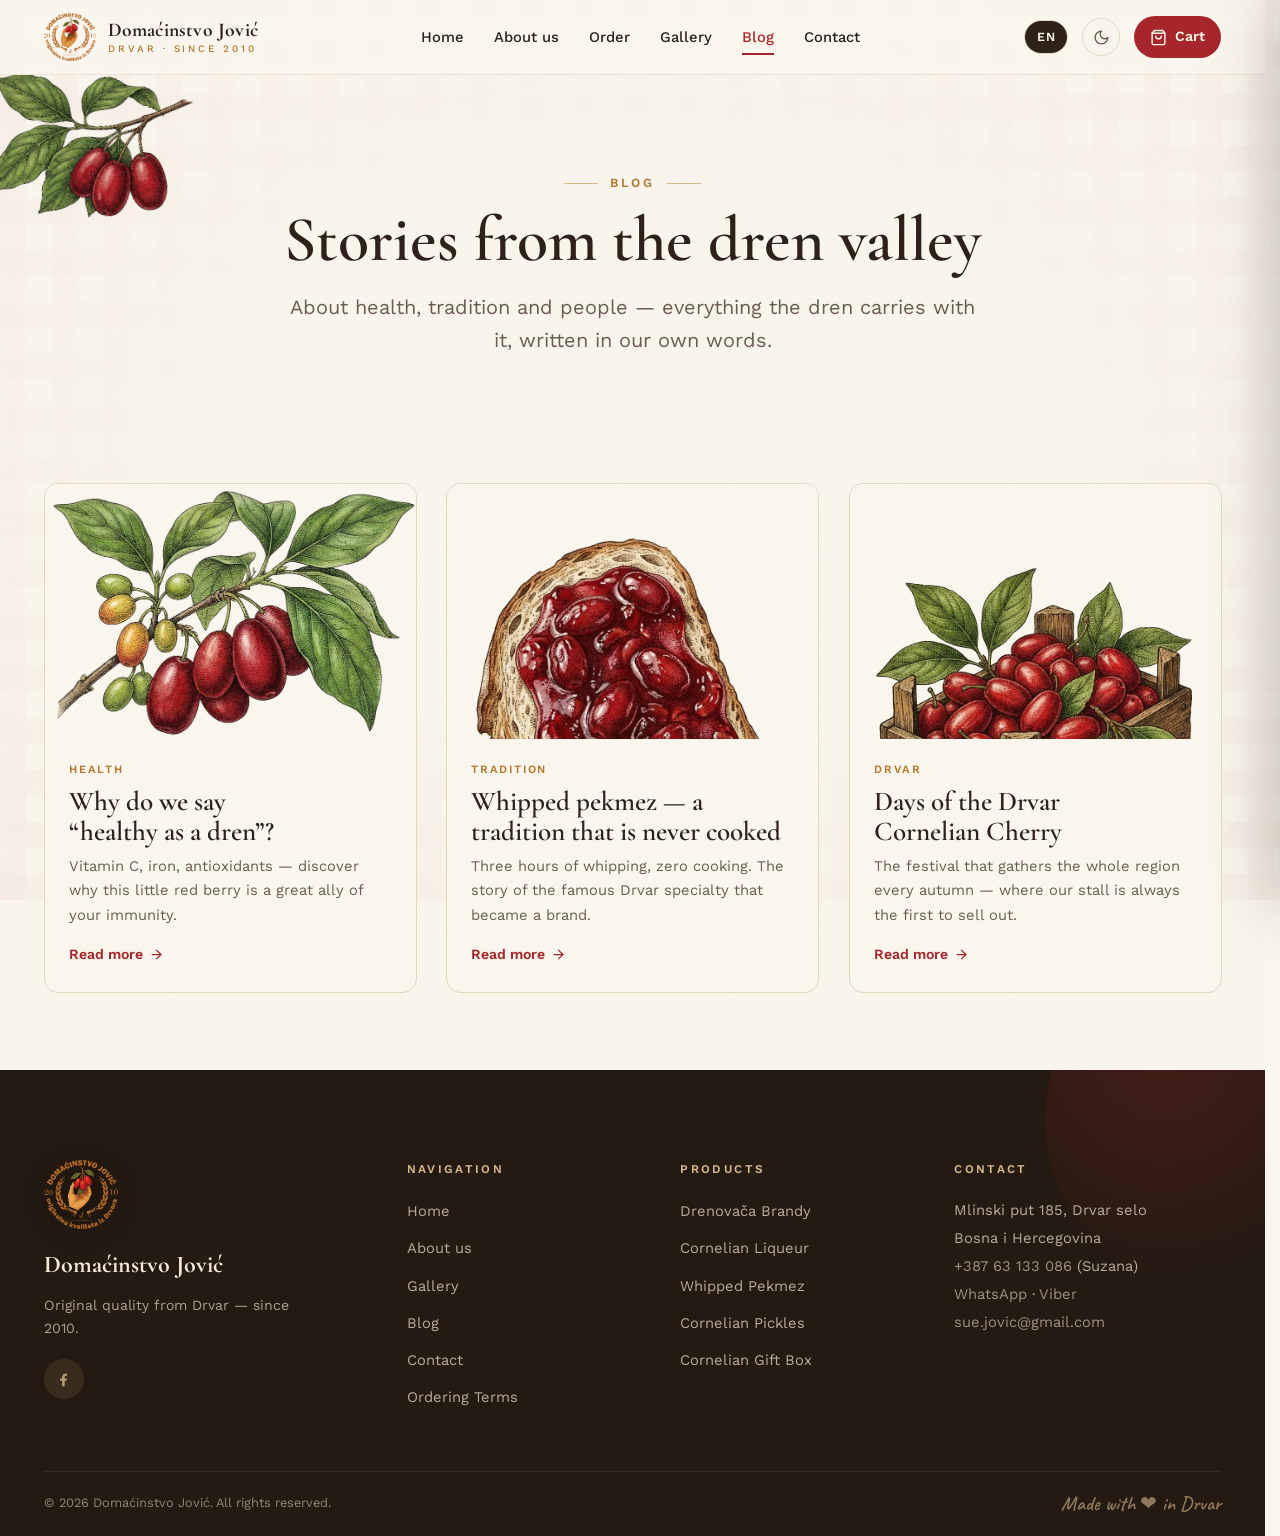
<file: blog.html>
<!DOCTYPE html>
<html lang="sr" data-lang="sr">
<head>
  <meta charset="UTF-8">
  <meta name="viewport" content="width=device-width, initial-scale=1.0">
  <script>document.documentElement.dataset.lang=localStorage.getItem("dj-lang")||(/^(sr|hr|bs|me|sl|mk)/i.test(navigator.language||"")?"sr":"en");document.documentElement.lang=document.documentElement.dataset.lang;document.documentElement.classList.add("js");var djt=localStorage.getItem("dj-theme")||(matchMedia("(prefers-color-scheme: dark)").matches?"dark":"light");document.documentElement.dataset.theme=djt;</script>
  <title>Blog — Domaćinstvo Jović, Drvar</title>
  <meta name="description" content="Priče iz doline drena: zdravlje iz drenjine, tradicija mućenog pekmeza i Dani drvarske drenjine — blog Domaćinstva Jović iz Drvara.">
  <link rel="canonical" href="https://domacinstvojovic.com/blog.html">
  <meta property="og:type" content="website">
  <meta property="og:title" content="Blog — Domaćinstvo Jović">
  <meta property="og:description" content="Priče iz doline drena.">
  <meta property="og:image" content="og-image.jpg">
  <link rel="icon" type="image/png" sizes="32x32" href="favicon-32.png">
  <link rel="apple-touch-icon" href="apple-touch-icon.png">
  <link rel="manifest" href="manifest.webmanifest">
  <link rel="preload" href="fonts/WorkSans-normal-400-latin.woff2" as="font" type="font/woff2" crossorigin>
  <link rel="preload" href="fonts/WorkSans-normal-400-latin-ext.woff2" as="font" type="font/woff2" crossorigin>
  <link rel="preload" href="fonts/WorkSans-normal-600-latin.woff2" as="font" type="font/woff2" crossorigin>
  <link rel="preload" href="fonts/WorkSans-normal-600-latin-ext.woff2" as="font" type="font/woff2" crossorigin>
  <link rel="preload" href="fonts/CormorantGaramond-normal-600-latin.woff2" as="font" type="font/woff2" crossorigin>
  <link rel="preload" href="fonts/CormorantGaramond-normal-600-latin-ext.woff2" as="font" type="font/woff2" crossorigin>
  <link rel="preload" href="fonts/CormorantGaramond-normal-700-latin.woff2" as="font" type="font/woff2" crossorigin>
  <link rel="preload" href="fonts/CormorantGaramond-normal-700-latin-ext.woff2" as="font" type="font/woff2" crossorigin>
  <link rel="stylesheet" href="fonts/fonts.css">
  <link rel="stylesheet" href="css/style.css">
</head>
<body data-page="blog">
  <a class="skip-link" href="#main" data-i18n="a11y.skip">Preskoči na sadržaj</a>

  <!-- ================= HEADER ================= -->
  <header class="header">
    <div class="container header__inner">
      <a href="index.html" class="brand" aria-label="Domaćinstvo Jović — početna">
        <img src="img/logo.webp" alt="Logo Domaćinstva Jović" width="52" height="61">
        <span class="brand__name">Domaćinstvo Jović
          <small data-i18n="brand.small">Drvar · od 2010.</small>
        </span>
      </a>
      <nav class="nav" id="nav" aria-label="Glavna navigacija">
        <a href="index.html" data-i18n="nav.home">Početna</a>
        <a href="o-nama.html" data-i18n="nav.about">O nama</a>
        <a href="narucite.html" data-i18n="nav.shop">Naruči</a>
        <a href="galerija.html" data-i18n="nav.gallery">Galerija</a>
        <a href="blog.html" class="is-active" data-i18n="nav.blog">Blog</a>
        <a href="kontakt.html" data-i18n="nav.contact">Kontakt</a>
      </nav>
      <div class="header__actions">
        <div class="lang-switch" role="group" aria-label="Izbor jezika">
          <button type="button" data-lang="sr" class="is-on">SR</button>
          <button type="button" data-lang="en">EN</button>
        </div>
        <button type="button" class="theme-btn" data-theme-toggle aria-label="Tamna / svijetla tema">
          <svg class="ico-moon" viewBox="0 0 24 24" fill="none" stroke="currentColor" stroke-width="2" stroke-linecap="round" stroke-linejoin="round"><path d="M12 3a6 6 0 0 0 9 9 9 9 0 1 1-9-9Z"/></svg>
          <svg class="ico-sun" viewBox="0 0 24 24" fill="none" stroke="currentColor" stroke-width="2" stroke-linecap="round" stroke-linejoin="round"><circle cx="12" cy="12" r="4"/><path d="M12 2v2"/><path d="M12 20v2"/><path d="m4.93 4.93 1.41 1.41"/><path d="m17.66 17.66 1.41 1.41"/><path d="M2 12h2"/><path d="M20 12h2"/><path d="m6.34 17.66-1.41 1.41"/><path d="m19.07 4.93-1.41 1.41"/></svg>
        </button>
        <button type="button" class="cart-btn" data-open-cart aria-label="Otvori korpu">
          <svg viewBox="0 0 24 24" fill="none" stroke="currentColor" stroke-width="2" stroke-linecap="round" stroke-linejoin="round"><path d="M6 2 3 6v14a2 2 0 0 0 2 2h14a2 2 0 0 0 2-2V6l-3-4Z"/><path d="M3 6h18"/><path d="M16 10a4 4 0 0 1-8 0"/></svg>
          <span class="lbl" data-i18n="nav.cart">Korpa</span>
          <span class="cart-btn__count">0</span>
        </button>
        <button type="button" class="burger" aria-label="Meni" aria-expanded="false">
          <span></span><span></span><span></span>
        </button>
      </div>
    </div>
  </header>

  <main id="main">
    <section class="page-hero" style="overflow:hidden">
      <img class="corner-branch corner-branch--tl ill" src="img/grana-1.webp" alt="" aria-hidden="true">
      <img class="deco" src="img/deco-kasika.webp" alt="" aria-hidden="true" style="top:20%; right:7%; --w:145px; --rot:8deg; --del:3s">
      <div class="container" style="position:relative; z-index:1">
        <span class="kicker" data-i18n="blogp.kicker">Blog</span>
        <h1 data-i18n="blogp.title">Priče iz doline drena</h1>
        <p class="lead" data-i18n="blogp.lead">O zdravlju, tradiciji i ljudima — sve što dren nosi sa sobom, zapisano našim riječima.</p>
      </div>
    </section>

    <section class="section section--tight">
      <img class="deco" src="img/extra/rustika.webp" alt="" aria-hidden="true" style="bottom:10%; left:2%; --w:160px; --rot:-5deg; --del:3s">
      <img class="deco" src="img/extra/hljeb-sa-dzemom.webp" alt="" aria-hidden="true" style="top:8%; right:2%; --w:140px; --rot:7deg; --del:9s">
      <div class="container">
        <div class="blog-grid">
          <article class="b-card reveal" style="--d:.05s">
            <a href="blog/zdrav-kao-dren.html" class="b-card__img"><img class="ill" src="img/blog-dren.webp" alt="Botanička studija drenjine" loading="lazy"></a>
            <div class="b-card__body">
              <span class="b-card__tag" data-i18n="b1.tag">Zdravlje</span>
              <h3><a href="blog/zdrav-kao-dren.html" data-i18n="b1.title">Zašto se kaže „zdrav ko dren"?</a></h3>
              <p data-i18n="b1.ex">Vitamin C, željezo, antioksidansi — otkrijte zašto je ova mala crvena bobica veliki saveznik imuniteta.</p>
              <a href="blog/zdrav-kao-dren.html" class="more"><span data-i18n="blog.readMore">Pročitaj više</span><svg viewBox="0 0 24 24" fill="none" stroke="currentColor" stroke-width="2" stroke-linecap="round" stroke-linejoin="round"><path d="M5 12h14"/><path d="m12 5 7 7-7 7"/></svg></a>
            </div>
          </article>
          <article class="b-card reveal" style="--d:.15s">
            <a href="blog/muceni-pekmez.html" class="b-card__img"><img class="ill" src="img/blog-pekmez.webp" alt="Hljeb namazan pekmezom od drenjine" loading="lazy"></a>
            <div class="b-card__body">
              <span class="b-card__tag" data-i18n="b2.tag">Tradicija</span>
              <h3><a href="blog/muceni-pekmez.html" data-i18n="b2.title">Mućeni pekmez — tradicija koja se ne kuva</a></h3>
              <p data-i18n="b2.ex">Tri sata mućenja, nula kuvanja. Priča o čuvenom drvarskom specijalitetu koji je postao brend.</p>
              <a href="blog/muceni-pekmez.html" class="more"><span data-i18n="blog.readMore">Pročitaj više</span><svg viewBox="0 0 24 24" fill="none" stroke="currentColor" stroke-width="2" stroke-linecap="round" stroke-linejoin="round"><path d="M5 12h14"/><path d="m12 5 7 7-7 7"/></svg></a>
            </div>
          </article>
          <article class="b-card reveal" style="--d:.25s">
            <a href="blog/dani-drenjine.html" class="b-card__img"><img class="ill" src="img/blog-drenjine.webp" alt="Drvena gajba puna drenjina" loading="lazy"></a>
            <div class="b-card__body">
              <span class="b-card__tag" data-i18n="b3.tag">Drvar</span>
              <h3><a href="blog/dani-drenjine.html" data-i18n="b3.title">Dani drvarske drenjine</a></h3>
              <p data-i18n="b3.ex">Manifestacija koja svake jeseni okupi cijeli kraj — i na kojoj naša tezga uvijek prva opusti.</p>
              <a href="blog/dani-drenjine.html" class="more"><span data-i18n="blog.readMore">Pročitaj više</span><svg viewBox="0 0 24 24" fill="none" stroke="currentColor" stroke-width="2" stroke-linecap="round" stroke-linejoin="round"><path d="M5 12h14"/><path d="m12 5 7 7-7 7"/></svg></a>
            </div>
          </article>
        </div>
      </div>
    </section>
  </main>

  <!-- ================= FOOTER ================= -->
  <footer class="footer">
    <div class="container">
      <div class="footer__grid">
        <div class="footer__brand">
          <img src="img/logo.webp" alt="Logo Domaćinstva Jović" loading="lazy" width="74" height="87">
          <div class="name">Domaćinstvo Jović</div>
          <p data-i18n="footer.tag">Originalna kvaliteta iz Drvara — od 2010. godine.</p>
          <div class="social">
            <a href="https://www.facebook.com/p/Doma%C4%87instvo-Jovi%C4%87-61557918760663/" target="_blank" rel="noopener" aria-label="Facebook — Domaćinstvo Jović">
              <svg viewBox="0 0 24 24" fill="currentColor"><path d="M13.5 21.9v-6.96h2.33l.44-2.9H13.5v-1.88c0-.79.39-1.57 1.64-1.57h1.27V6.12s-1.15-.2-2.25-.2c-2.3 0-3.8 1.39-3.8 3.91v2.21H7.82v2.9h2.54v6.96a10.1 10.1 0 0 0 3.14 0Z"/></svg>
            </a>
          </div>
        </div>
        <div>
          <h4 data-i18n="footer.nav">Navigacija</h4>
          <ul>
            <li><a href="index.html" data-i18n="nav.home">Početna</a></li>
            <li><a href="o-nama.html" data-i18n="nav.about">O nama</a></li>
            <li><a href="galerija.html" data-i18n="nav.gallery">Galerija</a></li>
            <li><a href="blog.html" data-i18n="nav.blog">Blog</a></li>
            <li><a href="kontakt.html" data-i18n="nav.contact">Kontakt</a></li>
            <li><a href="uslovi.html" data-i18n="nav.terms">Uslovi naručivanja</a></li>
          </ul>
        </div>
        <div>
          <h4 data-i18n="footer.shop">Proizvodi</h4>
          <ul>
            <li><a href="proizvod-rakija.html" data-i18n="p.rakija.name">Drenovača</a></li>
            <li><a href="proizvod-liker.html" data-i18n="p.liker.name">Liker od drenjine</a></li>
            <li><a href="proizvod-pekmez.html" data-i18n="p.pekmez.name">Mućeni pekmez</a></li>
            <li><a href="proizvod-tursija.html" data-i18n="p.tursija.name">Turšija od drenjine</a></li>
            <li><a href="narucite.html#paket" data-i18n="paket.title">Poklon paket od drena</a></li>
          </ul>
        </div>
        <div>
          <h4 data-i18n="footer.contact">Kontakt</h4>
          <address>
            Mlinski put 185, Drvar selo<br>
            Bosna i Hercegovina<br>
            <a href="tel:+38763133086">+387 63 133 086</a> (Suzana)<br>
            <a href="https://wa.me/38763133086" target="_blank" rel="noopener">WhatsApp</a> &middot; <a href="viber://chat?number=%2B38763133086">Viber</a><br>
            <a href="mailto:sue.jovic@gmail.com">sue.jovic@gmail.com</a>
          </address>
        </div>
      </div>
      <div class="footer__bar">
        <span>© <span data-year>2026</span> Domaćinstvo Jović. <span data-i18n="footer.rights">Sva prava zadržana.</span></span>
        <span class="hand" data-i18n="footer.made">Napravljeno sa ❤ u Drvaru</span>
      </div>
    </div>
  </footer>

  <!-- ================= KORPA (drawer) ================= -->
  <div class="drawer-backdrop" id="drawerBackdrop"></div>
  <aside class="drawer" id="cartDrawer" aria-label="Korpa">
    <div class="drawer__head">
      <h3 data-i18n="cart.title">Vaša korpa</h3>
      <button type="button" class="drawer__close" aria-label="Zatvori korpu">✕</button>
    </div>
    <div class="drawer__items" id="cartItems"></div>
    <div class="drawer__foot" id="cartFoot">
      <div class="drawer__total">
        <span data-i18n="cart.total">Ukupno:</span>
        <b id="cartTotal">0 KM</b>
      </div>
      <p class="drawer__note" data-i18n="cart.note">Plaćanje pouzećem ili po dogovoru. Poštarina se obračunava pri potvrdi.</p>
      <a href="narucite.html#zavrsi" class="btn btn--primary" data-i18n="cart.checkout">Završi narudžbu</a>
    </div>
  </aside>

  <script src="js/main.js"></script>
</body>
</html>
</file>
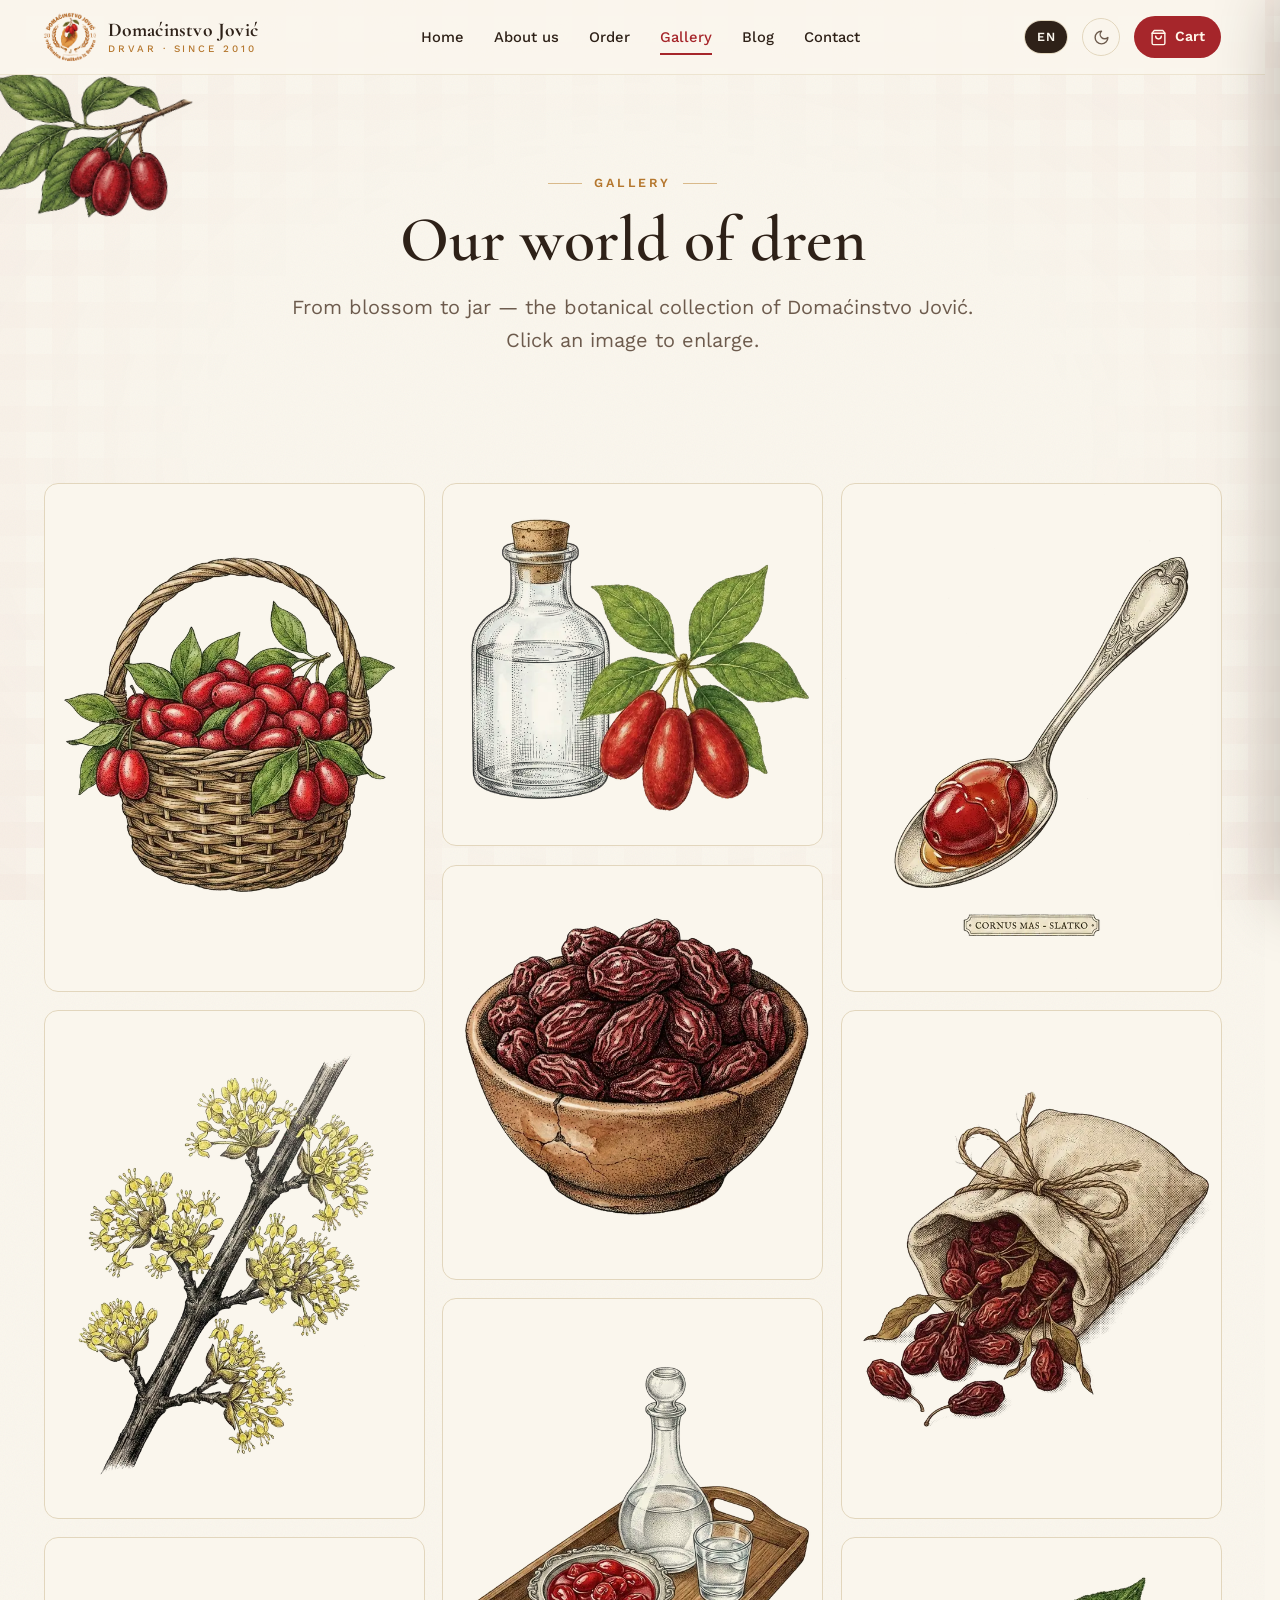
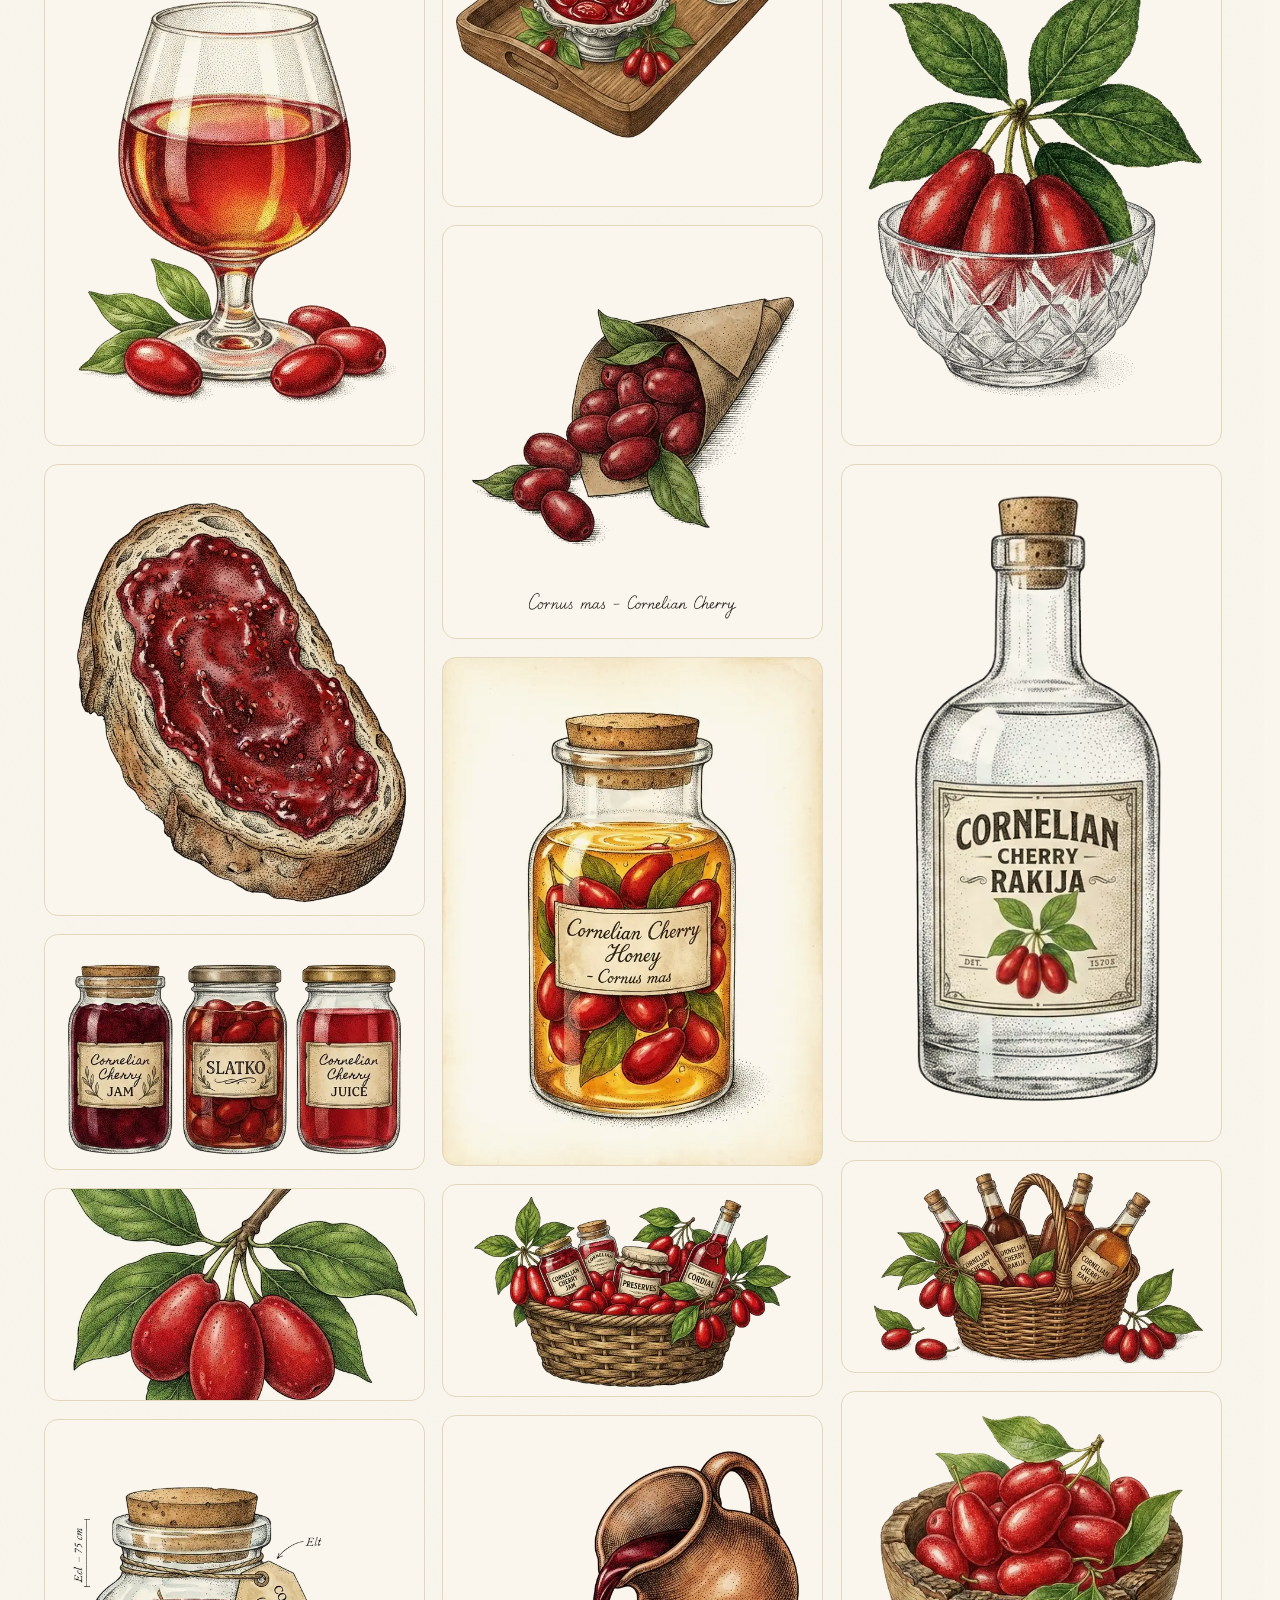
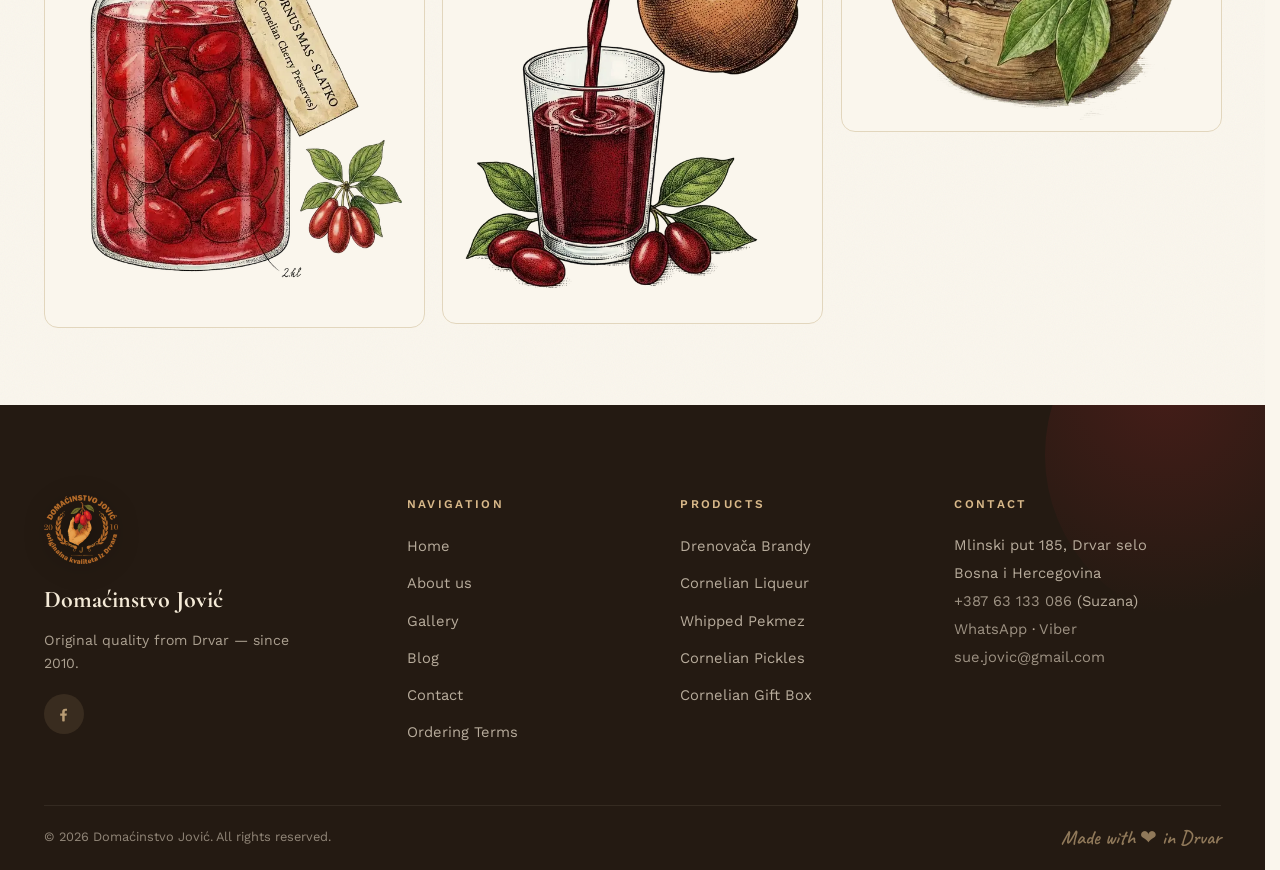
<file: galerija.html>
<!DOCTYPE html>
<html lang="sr" data-lang="sr">
<head>
  <meta charset="UTF-8">
  <meta name="viewport" content="width=device-width, initial-scale=1.0">
  <script>document.documentElement.dataset.lang=localStorage.getItem("dj-lang")||(/^(sr|hr|bs|me|sl|mk)/i.test(navigator.language||"")?"sr":"en");document.documentElement.lang=document.documentElement.dataset.lang;document.documentElement.classList.add("js");var djt=localStorage.getItem("dj-theme")||(matchMedia("(prefers-color-scheme: dark)").matches?"dark":"light");document.documentElement.dataset.theme=djt;</script>
  <title>Galerija — Domaćinstvo Jović, Drvar</title>
  <meta name="description" content="Galerija Domaćinstva Jović — botaničke ilustracije drenjine i naših proizvoda: pekmez, rakija, liker, turšija, slatko i med iz Drvara.">
  <link rel="canonical" href="https://domacinstvojovic.com/galerija.html">
  <meta property="og:type" content="website">
  <meta property="og:title" content="Galerija — Domaćinstvo Jović">
  <meta property="og:description" content="Zavirite u naš svijet drena.">
  <meta property="og:image" content="og-image.jpg">
  <link rel="icon" type="image/png" sizes="32x32" href="favicon-32.png">
  <link rel="apple-touch-icon" href="apple-touch-icon.png">
  <link rel="manifest" href="manifest.webmanifest">
  <link rel="preload" href="fonts/WorkSans-normal-400-latin.woff2" as="font" type="font/woff2" crossorigin>
  <link rel="preload" href="fonts/WorkSans-normal-400-latin-ext.woff2" as="font" type="font/woff2" crossorigin>
  <link rel="preload" href="fonts/WorkSans-normal-600-latin.woff2" as="font" type="font/woff2" crossorigin>
  <link rel="preload" href="fonts/WorkSans-normal-600-latin-ext.woff2" as="font" type="font/woff2" crossorigin>
  <link rel="preload" href="fonts/CormorantGaramond-normal-600-latin.woff2" as="font" type="font/woff2" crossorigin>
  <link rel="preload" href="fonts/CormorantGaramond-normal-600-latin-ext.woff2" as="font" type="font/woff2" crossorigin>
  <link rel="preload" href="fonts/CormorantGaramond-normal-700-latin.woff2" as="font" type="font/woff2" crossorigin>
  <link rel="preload" href="fonts/CormorantGaramond-normal-700-latin-ext.woff2" as="font" type="font/woff2" crossorigin>
  <link rel="stylesheet" href="fonts/fonts.css">
  <link rel="stylesheet" href="css/style.css">
</head>
<body data-page="gallery">
  <a class="skip-link" href="#main" data-i18n="a11y.skip">Preskoči na sadržaj</a>

  <!-- ================= HEADER ================= -->
  <header class="header">
    <div class="container header__inner">
      <a href="index.html" class="brand" aria-label="Domaćinstvo Jović — početna">
        <img src="img/logo.webp" alt="Logo Domaćinstva Jović" width="52" height="61">
        <span class="brand__name">Domaćinstvo Jović
          <small data-i18n="brand.small">Drvar · od 2010.</small>
        </span>
      </a>
      <nav class="nav" id="nav" aria-label="Glavna navigacija">
        <a href="index.html" data-i18n="nav.home">Početna</a>
        <a href="o-nama.html" data-i18n="nav.about">O nama</a>
        <a href="narucite.html" data-i18n="nav.shop">Naruči</a>
        <a href="galerija.html" class="is-active" data-i18n="nav.gallery">Galerija</a>
        <a href="blog.html" data-i18n="nav.blog">Blog</a>
        <a href="kontakt.html" data-i18n="nav.contact">Kontakt</a>
      </nav>
      <div class="header__actions">
        <div class="lang-switch" role="group" aria-label="Izbor jezika">
          <button type="button" data-lang="sr" class="is-on">SR</button>
          <button type="button" data-lang="en">EN</button>
        </div>
        <button type="button" class="theme-btn" data-theme-toggle aria-label="Tamna / svijetla tema">
          <svg class="ico-moon" viewBox="0 0 24 24" fill="none" stroke="currentColor" stroke-width="2" stroke-linecap="round" stroke-linejoin="round"><path d="M12 3a6 6 0 0 0 9 9 9 9 0 1 1-9-9Z"/></svg>
          <svg class="ico-sun" viewBox="0 0 24 24" fill="none" stroke="currentColor" stroke-width="2" stroke-linecap="round" stroke-linejoin="round"><circle cx="12" cy="12" r="4"/><path d="M12 2v2"/><path d="M12 20v2"/><path d="m4.93 4.93 1.41 1.41"/><path d="m17.66 17.66 1.41 1.41"/><path d="M2 12h2"/><path d="M20 12h2"/><path d="m6.34 17.66-1.41 1.41"/><path d="m19.07 4.93-1.41 1.41"/></svg>
        </button>
        <button type="button" class="cart-btn" data-open-cart aria-label="Otvori korpu">
          <svg viewBox="0 0 24 24" fill="none" stroke="currentColor" stroke-width="2" stroke-linecap="round" stroke-linejoin="round"><path d="M6 2 3 6v14a2 2 0 0 0 2 2h14a2 2 0 0 0 2-2V6l-3-4Z"/><path d="M3 6h18"/><path d="M16 10a4 4 0 0 1-8 0"/></svg>
          <span class="lbl" data-i18n="nav.cart">Korpa</span>
          <span class="cart-btn__count">0</span>
        </button>
        <button type="button" class="burger" aria-label="Meni" aria-expanded="false">
          <span></span><span></span><span></span>
        </button>
      </div>
    </div>
  </header>

  <main id="main">
    <section class="page-hero" style="overflow:hidden">
      <img class="corner-branch corner-branch--tl ill" src="img/grana-1.webp" alt="" aria-hidden="true">
      <img class="deco" src="img/deco-grana-bobice.webp" alt="" aria-hidden="true" style="top:26%; right:6%; --w:200px; --rot:5deg; --del:1s">
      <img class="deco" src="img/deco-seme.webp" alt="" aria-hidden="true" style="top:74%; left:3%; --w:115px; --rot:-8deg; --del:6s">
      <div class="container" style="position:relative; z-index:1">
        <span class="kicker" data-i18n="gal.kicker">Galerija</span>
        <h1 data-i18n="gal.title">Naš svijet drena</h1>
        <p class="lead" data-i18n="gal.lead">Od cvijeta do tegle — botanička kolekcija Domaćinstva Jović. Kliknite na sliku za uvećanje.</p>
      </div>
    </section>

    <section class="section section--tight">
      <div class="container">
        <div class="masonry">
          <a href="img/galerija/g-korpa-drenjina.webp" class="reveal"><img class="ill" src="img/galerija/g-korpa-drenjina-thumb.webp" alt="Pletena korpa puna svježih drenjina" loading="lazy" width="640" height="857"></a>
          <a href="img/galerija/g-cvijet-drena.webp" class="reveal"><img class="ill" src="img/galerija/g-cvijet-drena-thumb.webp" alt="Žuti cvjetovi drena na grani" loading="lazy" width="640" height="857"></a>
          <a href="img/galerija/g-casa-rakije.webp" class="reveal"><img class="ill" src="img/galerija/g-casa-rakije-thumb.webp" alt="Čaša drenovače sa svježim drenjinama" loading="lazy" width="640" height="857"></a>
          <a href="img/galerija/g-hljeb-pekmez.webp" class="reveal"><img class="ill" src="img/galerija/g-hljeb-pekmez-thumb.webp" alt="Domaći hljeb namazan mućenim pekmezom" loading="lazy" width="640" height="857"></a>
          <a href="img/galerija/g-tegle.webp" class="reveal"><img class="ill" src="img/galerija/g-tegle-thumb.webp" alt="Tegle proizvoda od drenjine" loading="lazy" width="640" height="857"></a>
          <a href="img/galerija/g-grana-ploda.webp" class="reveal"><img class="ill" src="img/galerija/g-grana-ploda-thumb.webp" alt="Grana drena puna zrelih plodova" loading="lazy" width="640" height="857"></a>
          <a href="img/galerija/g-slatko.webp" class="reveal"><img class="ill" src="img/galerija/g-slatko-thumb.webp" alt="Slatko od drenjina u staklenoj tegli" loading="lazy" width="640" height="857"></a>
          <a href="img/galerija/g-cokanj.webp" class="reveal"><img class="ill" src="img/galerija/g-cokanj-thumb.webp" alt="Čokanj sa drenovačom" loading="lazy" width="640" height="857"></a>
          <a href="img/galerija/g-suve-drenjine.webp" class="reveal"><img class="ill" src="img/galerija/g-suve-drenjine-thumb.webp" alt="Keramička zdjela sa suvim drenjinama" loading="lazy" width="640" height="857"></a>
          <a href="img/galerija/g-posluzenje.webp" class="reveal"><img class="ill" src="img/galerija/g-posluzenje-thumb.webp" alt="Poslužavnik sa rakijom i slatkim — tradicionalno posluženje" loading="lazy" width="640" height="857"></a>
          <a href="img/galerija/g-fisek.webp" class="reveal"><img class="ill" src="img/galerija/g-fisek-thumb.webp" alt="Fišek od papira pun drenjina" loading="lazy" width="640" height="857"></a>
          <a href="img/galerija/g-med.webp" class="reveal"><img class="ill" src="img/galerija/g-med-thumb.webp" alt="Tegla meda sa drenjinama" loading="lazy" width="640" height="857"></a>
          <a href="img/galerija/g-korpa-puna.webp" class="reveal"><img class="ill" src="img/galerija/g-korpa-puna-thumb.webp" alt="Korpa koja se prelijeva od drenjina" loading="lazy" width="640" height="857"></a>
          <a href="img/galerija/g-sok.webp" class="reveal"><img class="ill" src="img/galerija/g-sok-thumb.webp" alt="Sok od drenjine se sipa u čašu" loading="lazy" width="640" height="857"></a>
          <a href="img/galerija/g-kasika-slatko.webp" class="reveal"><img class="ill" src="img/galerija/g-kasika-slatko-thumb.webp" alt="Kašika puna slatka od drenjina" loading="lazy" width="640" height="857"></a>
          <a href="img/galerija/g-platnena-vreca.webp" class="reveal"><img class="ill" src="img/galerija/g-platnena-vreca-thumb.webp" alt="Platnena vreća sa drenjinama" loading="lazy" width="640" height="857"></a>
          <a href="img/galerija/g-kristalna-cinija.webp" class="reveal"><img class="ill" src="img/galerija/g-kristalna-cinija-thumb.webp" alt="Kristalna činija sa drenjinama" loading="lazy" width="640" height="857"></a>
          <a href="img/galerija/g-flasa-rakije.webp" class="reveal"><img class="ill" src="img/galerija/g-flasa-rakije-thumb.webp" alt="Staklena boca drenovače" loading="lazy" width="640" height="857"></a>
          <a href="img/galerija/g-korpa-rakija.webp" class="reveal"><img class="ill" src="img/galerija/g-korpa-rakija-thumb.webp" alt="Pletena korpa sa rakijom i voćem" loading="lazy" width="640" height="857"></a>
          <a href="img/galerija/g-cinija.webp" class="reveal"><img class="ill" src="img/galerija/g-cinija-thumb.webp" alt="Činija koja se prelijeva od drenjina" loading="lazy" width="640" height="857"></a>
        </div>
      </div>
    </section>
  </main>

  <!-- ================= FOOTER ================= -->
  <footer class="footer">
    <div class="container">
      <div class="footer__grid">
        <div class="footer__brand">
          <img src="img/logo.webp" alt="Logo Domaćinstva Jović" loading="lazy" width="74" height="87">
          <div class="name">Domaćinstvo Jović</div>
          <p data-i18n="footer.tag">Originalna kvaliteta iz Drvara — od 2010. godine.</p>
          <div class="social">
            <a href="https://www.facebook.com/p/Doma%C4%87instvo-Jovi%C4%87-61557918760663/" target="_blank" rel="noopener" aria-label="Facebook — Domaćinstvo Jović">
              <svg viewBox="0 0 24 24" fill="currentColor"><path d="M13.5 21.9v-6.96h2.33l.44-2.9H13.5v-1.88c0-.79.39-1.57 1.64-1.57h1.27V6.12s-1.15-.2-2.25-.2c-2.3 0-3.8 1.39-3.8 3.91v2.21H7.82v2.9h2.54v6.96a10.1 10.1 0 0 0 3.14 0Z"/></svg>
            </a>
          </div>
        </div>
        <div>
          <h4 data-i18n="footer.nav">Navigacija</h4>
          <ul>
            <li><a href="index.html" data-i18n="nav.home">Početna</a></li>
            <li><a href="o-nama.html" data-i18n="nav.about">O nama</a></li>
            <li><a href="galerija.html" data-i18n="nav.gallery">Galerija</a></li>
            <li><a href="blog.html" data-i18n="nav.blog">Blog</a></li>
            <li><a href="kontakt.html" data-i18n="nav.contact">Kontakt</a></li>
            <li><a href="uslovi.html" data-i18n="nav.terms">Uslovi naručivanja</a></li>
          </ul>
        </div>
        <div>
          <h4 data-i18n="footer.shop">Proizvodi</h4>
          <ul>
            <li><a href="proizvod-rakija.html" data-i18n="p.rakija.name">Drenovača</a></li>
            <li><a href="proizvod-liker.html" data-i18n="p.liker.name">Liker od drenjine</a></li>
            <li><a href="proizvod-pekmez.html" data-i18n="p.pekmez.name">Mućeni pekmez</a></li>
            <li><a href="proizvod-tursija.html" data-i18n="p.tursija.name">Turšija od drenjine</a></li>
            <li><a href="narucite.html#paket" data-i18n="paket.title">Poklon paket od drena</a></li>
          </ul>
        </div>
        <div>
          <h4 data-i18n="footer.contact">Kontakt</h4>
          <address>
            Mlinski put 185, Drvar selo<br>
            Bosna i Hercegovina<br>
            <a href="tel:+38763133086">+387 63 133 086</a> (Suzana)<br>
            <a href="https://wa.me/38763133086" target="_blank" rel="noopener">WhatsApp</a> &middot; <a href="viber://chat?number=%2B38763133086">Viber</a><br>
            <a href="mailto:sue.jovic@gmail.com">sue.jovic@gmail.com</a>
          </address>
        </div>
      </div>
      <div class="footer__bar">
        <span>© <span data-year>2026</span> Domaćinstvo Jović. <span data-i18n="footer.rights">Sva prava zadržana.</span></span>
        <span class="hand" data-i18n="footer.made">Napravljeno sa ❤ u Drvaru</span>
      </div>
    </div>
  </footer>

  <!-- ================= KORPA (drawer) ================= -->
  <div class="drawer-backdrop" id="drawerBackdrop"></div>
  <aside class="drawer" id="cartDrawer" aria-label="Korpa">
    <div class="drawer__head">
      <h3 data-i18n="cart.title">Vaša korpa</h3>
      <button type="button" class="drawer__close" aria-label="Zatvori korpu">✕</button>
    </div>
    <div class="drawer__items" id="cartItems"></div>
    <div class="drawer__foot" id="cartFoot">
      <div class="drawer__total">
        <span data-i18n="cart.total">Ukupno:</span>
        <b id="cartTotal">0 KM</b>
      </div>
      <p class="drawer__note" data-i18n="cart.note">Plaćanje pouzećem ili po dogovoru. Poštarina se obračunava pri potvrdi.</p>
      <a href="narucite.html#zavrsi" class="btn btn--primary" data-i18n="cart.checkout">Završi narudžbu</a>
    </div>
  </aside>

  <script src="js/main.js"></script>
  <script src="js/gallery.js"></script>
</body>
</html>
</file>
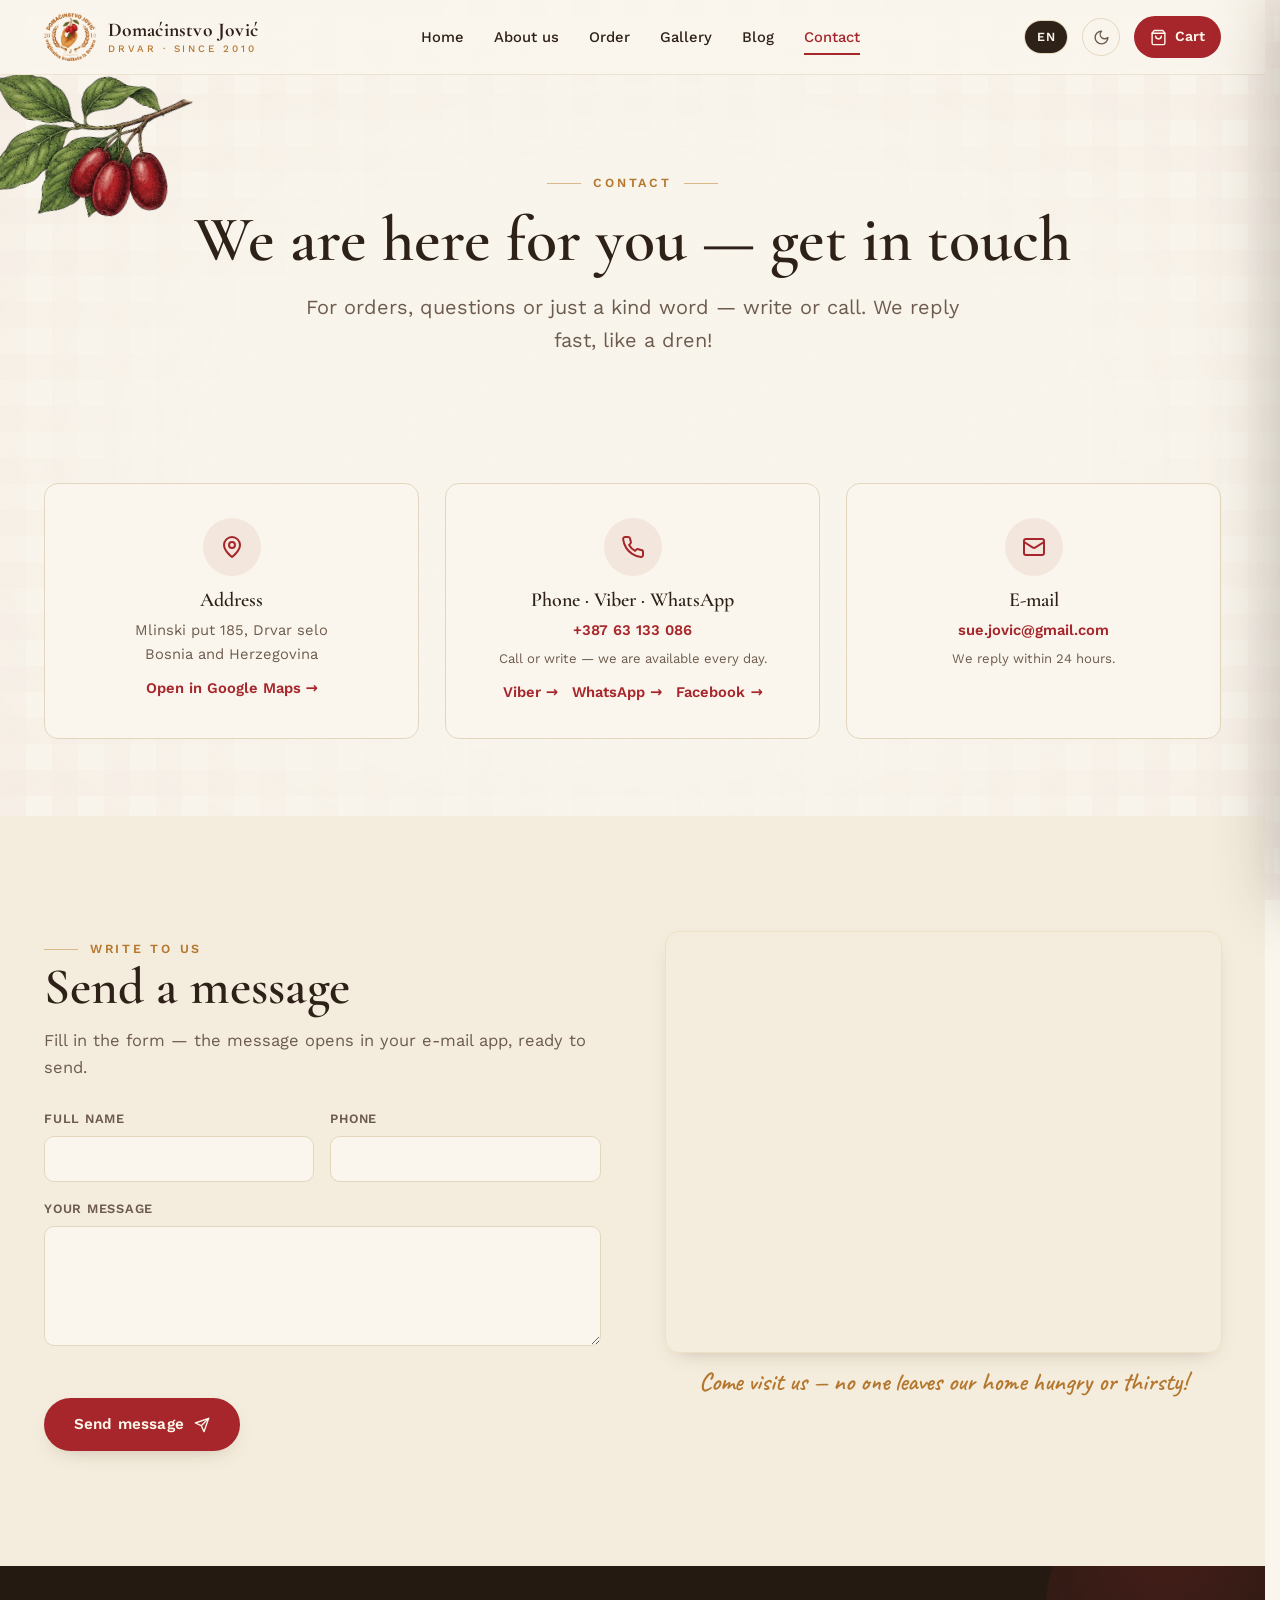
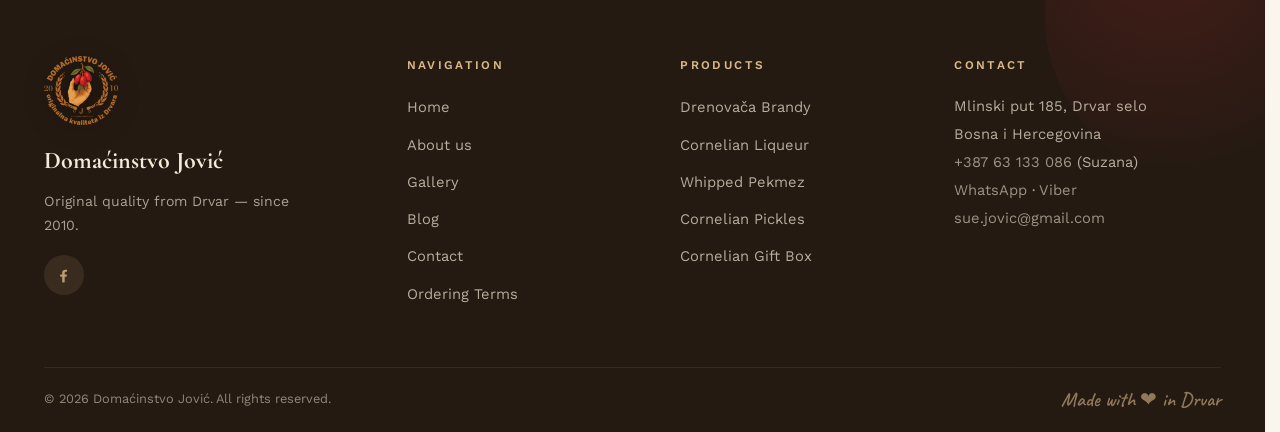
<file: kontakt.html>
<!DOCTYPE html>
<html lang="sr" data-lang="sr">
<head>
  <meta charset="UTF-8">
  <meta name="viewport" content="width=device-width, initial-scale=1.0">
  <script>document.documentElement.dataset.lang=localStorage.getItem("dj-lang")||(/^(sr|hr|bs|me|sl|mk)/i.test(navigator.language||"")?"sr":"en");document.documentElement.lang=document.documentElement.dataset.lang;document.documentElement.classList.add("js");var djt=localStorage.getItem("dj-theme")||(matchMedia("(prefers-color-scheme: dark)").matches?"dark":"light");document.documentElement.dataset.theme=djt;</script>
  <title>Kontakt — Domaćinstvo Jović, Drvar</title>
  <meta name="description" content="Kontaktirajte Domaćinstvo Jović: Mlinski put 185, Drvar selo, BiH. Telefon/Viber/WhatsApp +387 63 133 086, e-mail sue.jovic@gmail.com.">
  <link rel="canonical" href="https://domacinstvojovic.com/kontakt.html">
  <meta property="og:type" content="website">
  <meta property="og:title" content="Kontakt — Domaćinstvo Jović">
  <meta property="og:description" content="Mlinski put 185, Drvar · +387 63 133 086 · sue.jovic@gmail.com">
  <meta property="og:image" content="og-image.jpg">
  <link rel="icon" type="image/png" sizes="32x32" href="favicon-32.png">
  <link rel="apple-touch-icon" href="apple-touch-icon.png">
  <link rel="manifest" href="manifest.webmanifest">
  <link rel="preload" href="fonts/WorkSans-normal-400-latin.woff2" as="font" type="font/woff2" crossorigin>
  <link rel="preload" href="fonts/WorkSans-normal-400-latin-ext.woff2" as="font" type="font/woff2" crossorigin>
  <link rel="preload" href="fonts/WorkSans-normal-600-latin.woff2" as="font" type="font/woff2" crossorigin>
  <link rel="preload" href="fonts/WorkSans-normal-600-latin-ext.woff2" as="font" type="font/woff2" crossorigin>
  <link rel="preload" href="fonts/CormorantGaramond-normal-600-latin.woff2" as="font" type="font/woff2" crossorigin>
  <link rel="preload" href="fonts/CormorantGaramond-normal-600-latin-ext.woff2" as="font" type="font/woff2" crossorigin>
  <link rel="preload" href="fonts/CormorantGaramond-normal-700-latin.woff2" as="font" type="font/woff2" crossorigin>
  <link rel="preload" href="fonts/CormorantGaramond-normal-700-latin-ext.woff2" as="font" type="font/woff2" crossorigin>
  <link rel="stylesheet" href="fonts/fonts.css">
  <link rel="stylesheet" href="css/style.css">
</head>
<body data-page="contact">
  <a class="skip-link" href="#main" data-i18n="a11y.skip">Preskoči na sadržaj</a>

  <!-- ================= HEADER ================= -->
  <header class="header">
    <div class="container header__inner">
      <a href="index.html" class="brand" aria-label="Domaćinstvo Jović — početna">
        <img src="img/logo.webp" alt="Logo Domaćinstva Jović" width="52" height="61">
        <span class="brand__name">Domaćinstvo Jović
          <small data-i18n="brand.small">Drvar · od 2010.</small>
        </span>
      </a>
      <nav class="nav" id="nav" aria-label="Glavna navigacija">
        <a href="index.html" data-i18n="nav.home">Početna</a>
        <a href="o-nama.html" data-i18n="nav.about">O nama</a>
        <a href="narucite.html" data-i18n="nav.shop">Naruči</a>
        <a href="galerija.html" data-i18n="nav.gallery">Galerija</a>
        <a href="blog.html" data-i18n="nav.blog">Blog</a>
        <a href="kontakt.html" class="is-active" data-i18n="nav.contact">Kontakt</a>
      </nav>
      <div class="header__actions">
        <div class="lang-switch" role="group" aria-label="Izbor jezika">
          <button type="button" data-lang="sr" class="is-on">SR</button>
          <button type="button" data-lang="en">EN</button>
        </div>
        <button type="button" class="theme-btn" data-theme-toggle aria-label="Tamna / svijetla tema">
          <svg class="ico-moon" viewBox="0 0 24 24" fill="none" stroke="currentColor" stroke-width="2" stroke-linecap="round" stroke-linejoin="round"><path d="M12 3a6 6 0 0 0 9 9 9 9 0 1 1-9-9Z"/></svg>
          <svg class="ico-sun" viewBox="0 0 24 24" fill="none" stroke="currentColor" stroke-width="2" stroke-linecap="round" stroke-linejoin="round"><circle cx="12" cy="12" r="4"/><path d="M12 2v2"/><path d="M12 20v2"/><path d="m4.93 4.93 1.41 1.41"/><path d="m17.66 17.66 1.41 1.41"/><path d="M2 12h2"/><path d="M20 12h2"/><path d="m6.34 17.66-1.41 1.41"/><path d="m19.07 4.93-1.41 1.41"/></svg>
        </button>
        <button type="button" class="cart-btn" data-open-cart aria-label="Otvori korpu">
          <svg viewBox="0 0 24 24" fill="none" stroke="currentColor" stroke-width="2" stroke-linecap="round" stroke-linejoin="round"><path d="M6 2 3 6v14a2 2 0 0 0 2 2h14a2 2 0 0 0 2-2V6l-3-4Z"/><path d="M3 6h18"/><path d="M16 10a4 4 0 0 1-8 0"/></svg>
          <span class="lbl" data-i18n="nav.cart">Korpa</span>
          <span class="cart-btn__count">0</span>
        </button>
        <button type="button" class="burger" aria-label="Meni" aria-expanded="false">
          <span></span><span></span><span></span>
        </button>
      </div>
    </div>
  </header>

  <main id="main">
    <section class="page-hero" style="overflow:hidden">
      <img class="corner-branch corner-branch--tl ill" src="img/grana-1.webp" alt="" aria-hidden="true">
      <img class="deco" src="img/deco-cvijet.webp" alt="" aria-hidden="true" style="top:20%; right:7%; --w:160px; --rot:6deg; --del:2s">
      <div class="container" style="position:relative; z-index:1">
        <span class="kicker" data-i18n="con.kicker">Kontakt</span>
        <h1 data-i18n="con.title">Tu smo za vas — javite se</h1>
        <p class="lead" data-i18n="con.lead">Za narudžbe, pitanja ili samo lijepu riječ — pišite nam ili nazovite. Odgovaramo brzo, ko dren!</p>
      </div>
    </section>

    <section class="section section--tight">
      <img class="deco" src="img/extra/studija-drena-3.webp" alt="" aria-hidden="true" style="top:16%; right:2%; --w:160px; --rot:6deg; --del:2s">
      <img class="deco" src="img/extra/asset-grafika.webp" alt="" aria-hidden="true" style="bottom:8%; left:2%; --w:150px; --rot:-6deg; --del:8s">
      <div class="container">
        <div class="contact-grid">
          <div class="c-card reveal" style="--d:.05s">
            <div class="c-card__icon">
              <svg viewBox="0 0 24 24" fill="none" stroke="currentColor" stroke-width="2" stroke-linecap="round" stroke-linejoin="round"><path d="M20 10c0 6-8 12-8 12s-8-6-8-12a8 8 0 0 1 16 0Z"/><circle cx="12" cy="10" r="3"/></svg>
            </div>
            <h3 data-i18n="con.addr.h">Adresa</h3>
            <p>Mlinski put 185, Drvar selo<br><span data-i18n="con.addr.country">Bosna i Hercegovina</span></p>
            <p style="margin-top:10px"><a class="link" href="https://maps.app.goo.gl/8B8QzttL7wJ47C5j6" target="_blank" rel="noopener" data-i18n="con.addr.map">Otvori u Google mapama →</a></p>
          </div>
          <div class="c-card reveal" style="--d:.15s">
            <div class="c-card__icon">
              <svg viewBox="0 0 24 24" fill="none" stroke="currentColor" stroke-width="2" stroke-linecap="round" stroke-linejoin="round"><path d="M22 16.92v3a2 2 0 0 1-2.18 2 19.79 19.79 0 0 1-8.63-3.07 19.5 19.5 0 0 1-6-6 19.79 19.79 0 0 1-3.07-8.67A2 2 0 0 1 4.11 2h3a2 2 0 0 1 2 1.72 12.84 12.84 0 0 0 .7 2.81 2 2 0 0 1-.45 2.11L8.09 9.91a16 16 0 0 0 6 6l1.27-1.27a2 2 0 0 1 2.11-.45 12.84 12.84 0 0 0 2.81.7A2 2 0 0 1 22 16.92z"/></svg>
            </div>
            <h3 data-i18n="con.phone.h">Telefon · Viber · WhatsApp</h3>
            <p><a class="link" href="tel:+38763133086">+387 63 133 086</a></p>
            <p style="margin-top:6px; font-size:.82rem" data-i18n="con.phone.p">Pozovite ili pišite — dostupni smo svaki dan.</p>
            <p style="margin-top:10px; display:flex; gap:14px; justify-content:center; flex-wrap:wrap">
              <a class="link" href="viber://chat?number=%2B38763133086">Viber →</a>
              <a class="link" href="https://wa.me/38763133086" target="_blank" rel="noopener">WhatsApp →</a>
              <a class="link" href="https://www.facebook.com/p/Doma%C4%87instvo-Jovi%C4%87-61557918760663/" target="_blank" rel="noopener">Facebook →</a>
            </p>
          </div>
          <div class="c-card reveal" style="--d:.25s">
            <div class="c-card__icon">
              <svg viewBox="0 0 24 24" fill="none" stroke="currentColor" stroke-width="2" stroke-linecap="round" stroke-linejoin="round"><rect width="20" height="16" x="2" y="4" rx="2"/><path d="m22 7-8.97 5.7a1.94 1.94 0 0 1-2.06 0L2 7"/></svg>
            </div>
            <h3>E-mail</h3>
            <p><a class="link" href="mailto:sue.jovic@gmail.com">sue.jovic@gmail.com</a></p>
            <p style="margin-top:6px; font-size:.82rem" data-i18n="con.email.p">Odgovaramo u roku od 24 sata.</p>
          </div>
        </div>
      </div>
    </section>

    <!-- ================= FORMA + MAPA ================= -->
    <section class="section section--alt">
      <div class="container split" style="align-items:start">
        <div class="split__body reveal reveal--left">
          <span class="kicker" data-i18n="con.form.kicker">Pišite nam</span>
          <h2 data-i18n="con.form.title">Pošaljite poruku</h2>
          <p style="margin-top:12px; color:var(--ink-soft)" data-i18n="con.form.lead">Popunite formu — poruka se otvara u vašem e-mail programu, spremna za slanje.</p>
          <form class="form" id="contactForm" style="margin-top:26px">
            <div class="row">
              <div class="field">
                <label for="cfName" data-i18n="checkout.name">Ime i prezime</label>
                <input type="text" id="cfName" autocomplete="name" required>
              </div>
              <div class="field">
                <label for="cfPhone" data-i18n="checkout.phone">Telefon</label>
                <input type="tel" id="cfPhone" autocomplete="tel">
              </div>
            </div>
            <div class="field">
              <label for="cfMsg" data-i18n="con.form.msg">Vaša poruka</label>
              <textarea id="cfMsg" rows="5" required></textarea>
            </div>
            <button type="submit" class="btn btn--primary" style="justify-self:start">
              <span data-i18n="con.form.send">Pošalji poruku</span>
              <svg viewBox="0 0 24 24" fill="none" stroke="currentColor" stroke-width="2" stroke-linecap="round" stroke-linejoin="round"><path d="m22 2-7 20-4-9-9-4Z"/><path d="M22 2 11 13"/></svg>
            </button>
          </form>
        </div>
        <div class="split__art reveal reveal--right">
          <div class="map-frame">
            <iframe src="https://www.google.com/maps?q=Doma%C4%87instvo+Jovi%C4%87,+Mlinski+put+185,+Drvar&ll=44.3611224,16.366747&z=15&output=embed" title="Mapa — Domaćinstvo Jović, Mlinski put 185, Drvar" loading="lazy" referrerpolicy="no-referrer-when-downgrade" allowfullscreen></iframe>
          </div>
          <p style="text-align:center; margin-top:14px" class="hand" data-i18n="con.map.note">Dođite nam u goste — kod nas niko ne ostaje ni gladan ni žedan!</p>
        </div>
      </div>
    </section>
  </main>

  <!-- ================= FOOTER ================= -->
  <footer class="footer">
    <div class="container">
      <div class="footer__grid">
        <div class="footer__brand">
          <img src="img/logo.webp" alt="Logo Domaćinstva Jović" loading="lazy" width="74" height="87">
          <div class="name">Domaćinstvo Jović</div>
          <p data-i18n="footer.tag">Originalna kvaliteta iz Drvara — od 2010. godine.</p>
          <div class="social">
            <a href="https://www.facebook.com/p/Doma%C4%87instvo-Jovi%C4%87-61557918760663/" target="_blank" rel="noopener" aria-label="Facebook — Domaćinstvo Jović">
              <svg viewBox="0 0 24 24" fill="currentColor"><path d="M13.5 21.9v-6.96h2.33l.44-2.9H13.5v-1.88c0-.79.39-1.57 1.64-1.57h1.27V6.12s-1.15-.2-2.25-.2c-2.3 0-3.8 1.39-3.8 3.91v2.21H7.82v2.9h2.54v6.96a10.1 10.1 0 0 0 3.14 0Z"/></svg>
            </a>
          </div>
        </div>
        <div>
          <h4 data-i18n="footer.nav">Navigacija</h4>
          <ul>
            <li><a href="index.html" data-i18n="nav.home">Početna</a></li>
            <li><a href="o-nama.html" data-i18n="nav.about">O nama</a></li>
            <li><a href="galerija.html" data-i18n="nav.gallery">Galerija</a></li>
            <li><a href="blog.html" data-i18n="nav.blog">Blog</a></li>
            <li><a href="kontakt.html" data-i18n="nav.contact">Kontakt</a></li>
            <li><a href="uslovi.html" data-i18n="nav.terms">Uslovi naručivanja</a></li>
          </ul>
        </div>
        <div>
          <h4 data-i18n="footer.shop">Proizvodi</h4>
          <ul>
            <li><a href="proizvod-rakija.html" data-i18n="p.rakija.name">Drenovača</a></li>
            <li><a href="proizvod-liker.html" data-i18n="p.liker.name">Liker od drenjine</a></li>
            <li><a href="proizvod-pekmez.html" data-i18n="p.pekmez.name">Mućeni pekmez</a></li>
            <li><a href="proizvod-tursija.html" data-i18n="p.tursija.name">Turšija od drenjine</a></li>
            <li><a href="narucite.html#paket" data-i18n="paket.title">Poklon paket od drena</a></li>
          </ul>
        </div>
        <div>
          <h4 data-i18n="footer.contact">Kontakt</h4>
          <address>
            Mlinski put 185, Drvar selo<br>
            Bosna i Hercegovina<br>
            <a href="tel:+38763133086">+387 63 133 086</a> (Suzana)<br>
            <a href="https://wa.me/38763133086" target="_blank" rel="noopener">WhatsApp</a> &middot; <a href="viber://chat?number=%2B38763133086">Viber</a><br>
            <a href="mailto:sue.jovic@gmail.com">sue.jovic@gmail.com</a>
          </address>
        </div>
      </div>
      <div class="footer__bar">
        <span>© <span data-year>2026</span> Domaćinstvo Jović. <span data-i18n="footer.rights">Sva prava zadržana.</span></span>
        <span class="hand" data-i18n="footer.made">Napravljeno sa ❤ u Drvaru</span>
      </div>
    </div>
  </footer>

  <!-- ================= KORPA (drawer) ================= -->
  <div class="drawer-backdrop" id="drawerBackdrop"></div>
  <aside class="drawer" id="cartDrawer" aria-label="Korpa">
    <div class="drawer__head">
      <h3 data-i18n="cart.title">Vaša korpa</h3>
      <button type="button" class="drawer__close" aria-label="Zatvori korpu">✕</button>
    </div>
    <div class="drawer__items" id="cartItems"></div>
    <div class="drawer__foot" id="cartFoot">
      <div class="drawer__total">
        <span data-i18n="cart.total">Ukupno:</span>
        <b id="cartTotal">0 KM</b>
      </div>
      <p class="drawer__note" data-i18n="cart.note">Plaćanje pouzećem ili po dogovoru. Poštarina se obračunava pri potvrdi.</p>
      <a href="narucite.html#zavrsi" class="btn btn--primary" data-i18n="cart.checkout">Završi narudžbu</a>
    </div>
  </aside>

  <script src="js/main.js"></script>
  <script>
    /* Kontakt forma → otvara e-mail sa popunjenom porukom */
    document.getElementById('contactForm').addEventListener('submit', function (e) {
      e.preventDefault();
      const name = document.getElementById('cfName').value.trim();
      const phone = document.getElementById('cfPhone').value.trim();
      const msg = document.getElementById('cfMsg').value.trim();
      const body = msg + '\n\n—\n' + name + (phone ? '\n' + (document.documentElement.lang === 'sr' ? 'Telefon: ' : 'Phone: ') + phone : '');
      location.href = 'mailto:sue.jovic@gmail.com?subject=' + encodeURIComponent((document.documentElement.lang === 'sr' ? 'Poruka sa sajta — ' : 'Website message — ') + name) + '&body=' + encodeURIComponent(body);
    });
  </script>
</body>
</html>
</file>
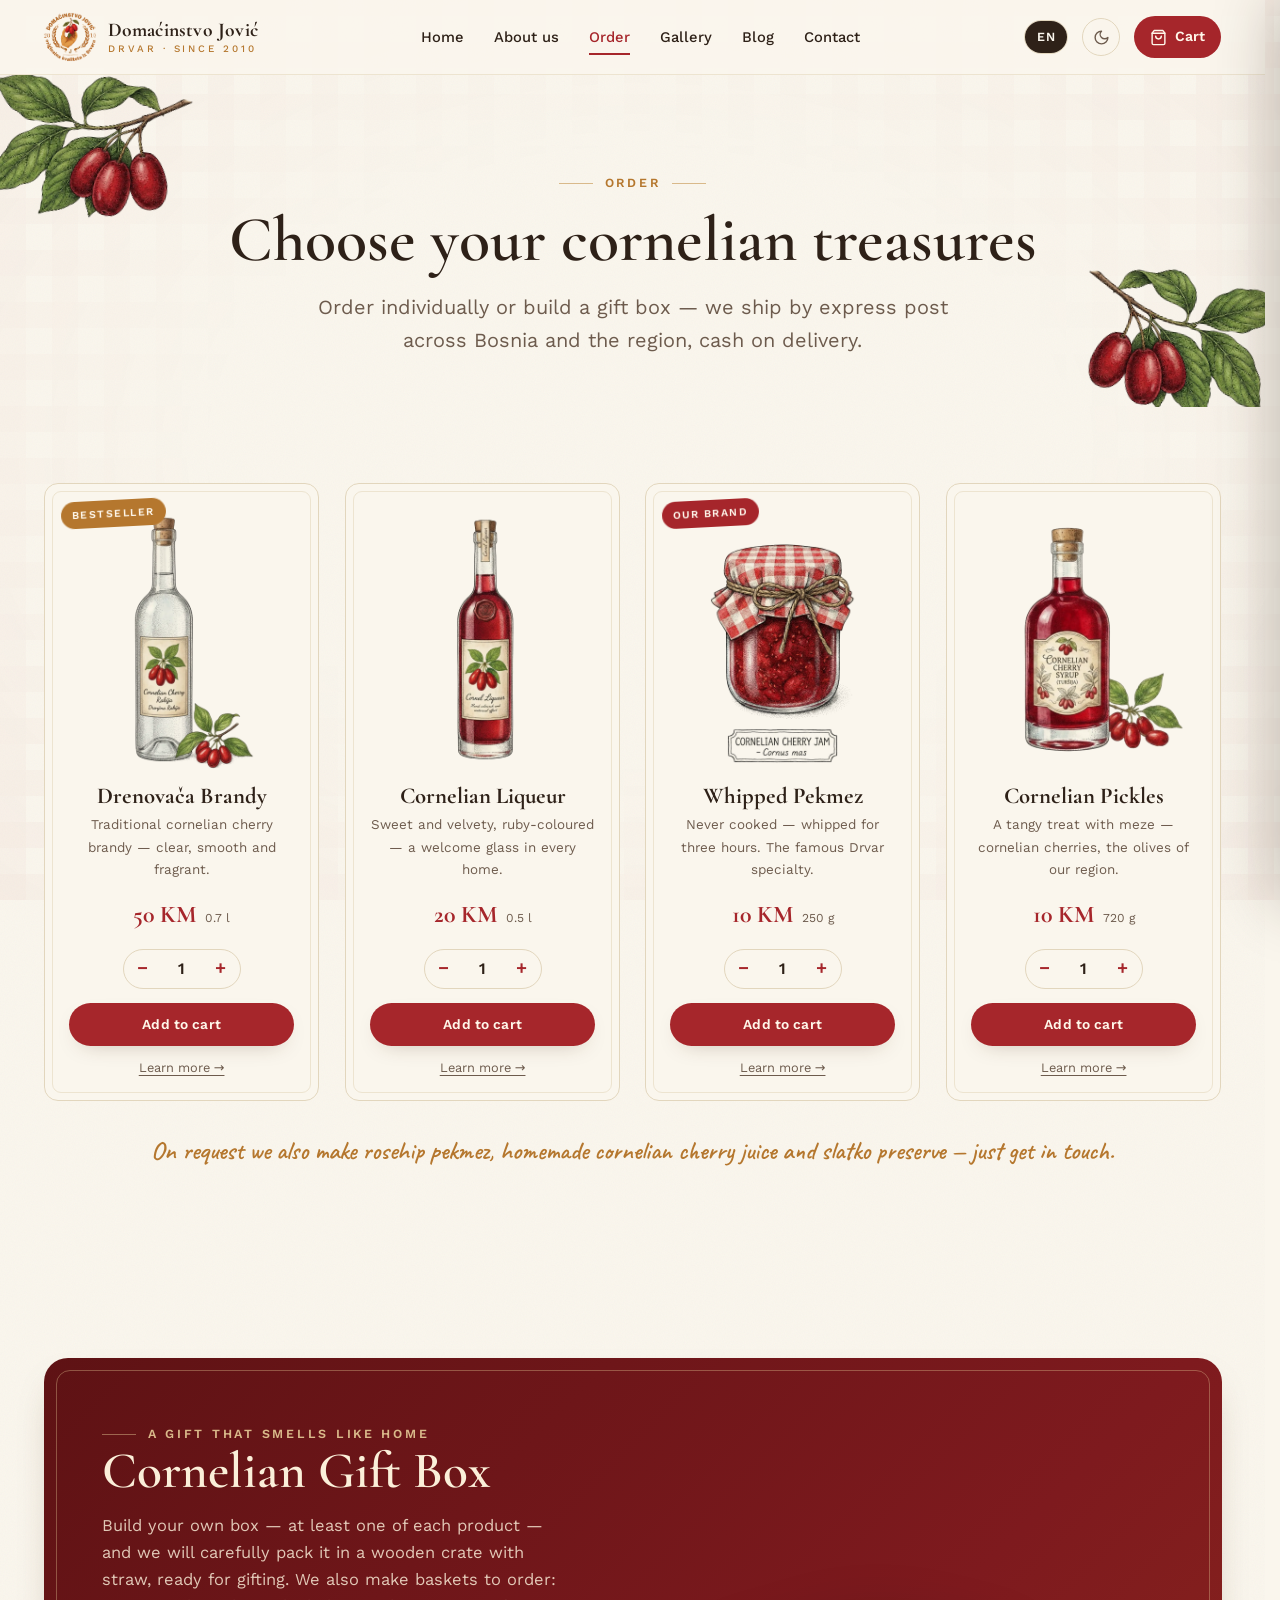
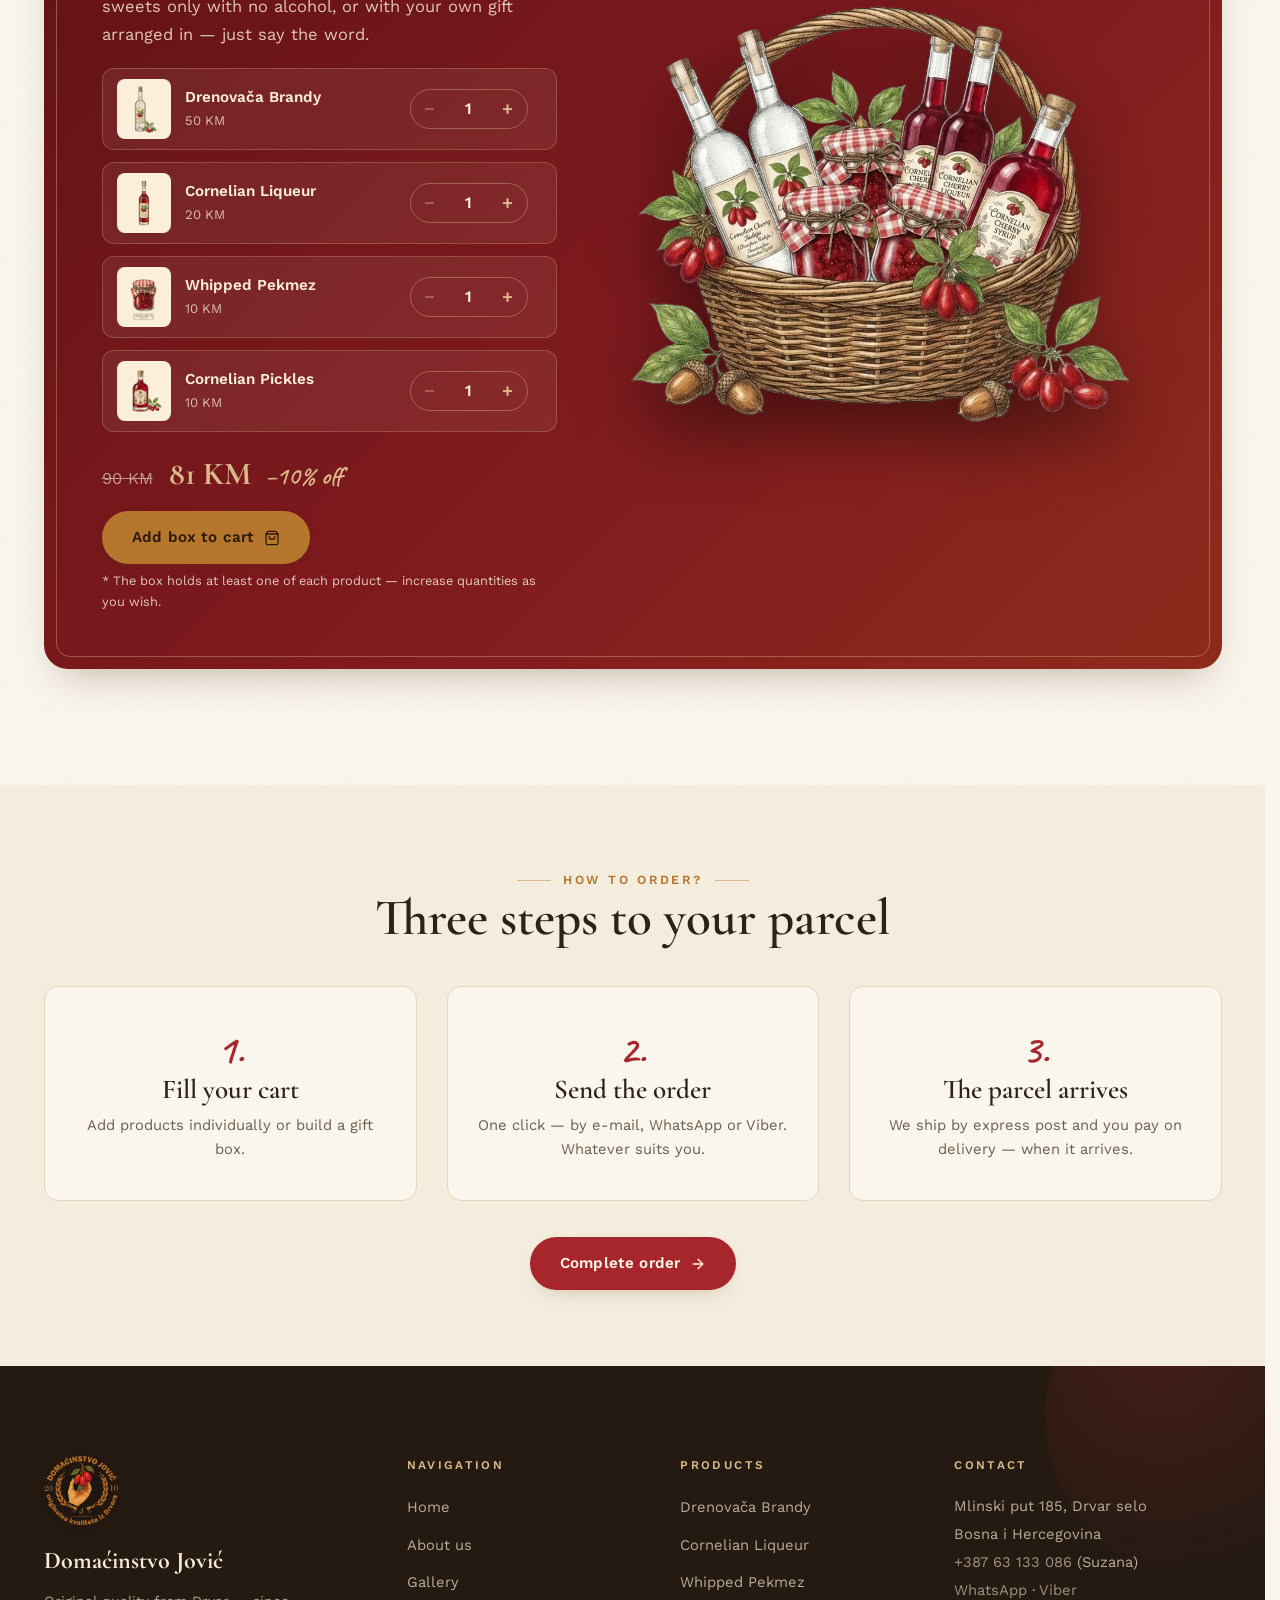
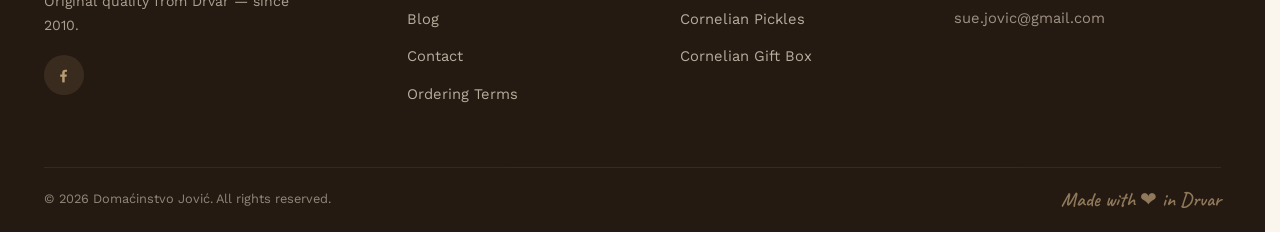
<file: narucite.html>
<!DOCTYPE html>
<html lang="sr" data-lang="sr">
<head>
  <meta charset="UTF-8">
  <meta name="viewport" content="width=device-width, initial-scale=1.0">
  <script>document.documentElement.dataset.lang=localStorage.getItem("dj-lang")||(/^(sr|hr|bs|me|sl|mk)/i.test(navigator.language||"")?"sr":"en");document.documentElement.lang=document.documentElement.dataset.lang;document.documentElement.classList.add("js");var djt=localStorage.getItem("dj-theme")||(matchMedia("(prefers-color-scheme: dark)").matches?"dark":"light");document.documentElement.dataset.theme=djt;</script>
  <title>Naručite — Domaćinstvo Jović, Drvar</title>
  <meta name="description" content="Naručite domaće proizvode od drenjine iz Drvara: rakiju drenovaču, liker, turšiju i mućeni pekmez. Pojedinačno ili u poklon paketu sa 10% popusta. Šaljemo poštom.">
  <link rel="canonical" href="https://domacinstvojovic.com/narucite.html">
  <meta property="og:type" content="website">
  <meta property="og:title" content="Naručite — Domaćinstvo Jović">
  <meta property="og:description" content="Drenovača, liker, turšija i mućeni pekmez — pojedinačno ili u poklon paketu sa 10% popusta.">
  <meta property="og:image" content="og-image.jpg">
  <link rel="icon" type="image/png" sizes="32x32" href="favicon-32.png">
  <link rel="apple-touch-icon" href="apple-touch-icon.png">
  <link rel="manifest" href="manifest.webmanifest">
  <link rel="preload" href="fonts/WorkSans-normal-400-latin.woff2" as="font" type="font/woff2" crossorigin>
  <link rel="preload" href="fonts/WorkSans-normal-400-latin-ext.woff2" as="font" type="font/woff2" crossorigin>
  <link rel="preload" href="fonts/WorkSans-normal-600-latin.woff2" as="font" type="font/woff2" crossorigin>
  <link rel="preload" href="fonts/WorkSans-normal-600-latin-ext.woff2" as="font" type="font/woff2" crossorigin>
  <link rel="preload" href="fonts/CormorantGaramond-normal-600-latin.woff2" as="font" type="font/woff2" crossorigin>
  <link rel="preload" href="fonts/CormorantGaramond-normal-600-latin-ext.woff2" as="font" type="font/woff2" crossorigin>
  <link rel="preload" href="fonts/CormorantGaramond-normal-700-latin.woff2" as="font" type="font/woff2" crossorigin>
  <link rel="preload" href="fonts/CormorantGaramond-normal-700-latin-ext.woff2" as="font" type="font/woff2" crossorigin>
  <link rel="stylesheet" href="fonts/fonts.css">
  <link rel="stylesheet" href="css/style.css">
  <script type="application/ld+json">
  {
    "@context": "https://schema.org",
    "@type": "ItemList",
    "itemListElement": [
      { "@type": "Product", "position": 1, "name": "Drenovača — rakija od drenjine 0,7 l",
        "offers": { "@type": "Offer", "price": "50", "priceCurrency": "BAM", "availability": "https://schema.org/InStock" } },
      { "@type": "Product", "position": 2, "name": "Liker od drenjine 0,5 l",
        "offers": { "@type": "Offer", "price": "20", "priceCurrency": "BAM", "availability": "https://schema.org/InStock" } },
      { "@type": "Product", "position": 3, "name": "Mućeni pekmez od drenjine 250 g",
        "offers": { "@type": "Offer", "price": "10", "priceCurrency": "BAM", "availability": "https://schema.org/InStock" } },
      { "@type": "Product", "position": 4, "name": "Turšija od drenjine 720 g",
        "offers": { "@type": "Offer", "price": "10", "priceCurrency": "BAM", "availability": "https://schema.org/InStock" } }
    ]
  }
  </script>
</head>
<body data-page="shop">
  <a class="skip-link" href="#main" data-i18n="a11y.skip">Preskoči na sadržaj</a>

  <!-- ================= HEADER ================= -->
  <header class="header">
    <div class="container header__inner">
      <a href="index.html" class="brand" aria-label="Domaćinstvo Jović — početna">
        <img src="img/logo.webp" alt="Logo Domaćinstva Jović" width="52" height="61">
        <span class="brand__name">Domaćinstvo Jović
          <small data-i18n="brand.small">Drvar · od 2010.</small>
        </span>
      </a>
      <nav class="nav" id="nav" aria-label="Glavna navigacija">
        <a href="index.html" data-i18n="nav.home">Početna</a>
        <a href="o-nama.html" data-i18n="nav.about">O nama</a>
        <a href="narucite.html" class="is-active" data-i18n="nav.shop">Naruči</a>
        <a href="galerija.html" data-i18n="nav.gallery">Galerija</a>
        <a href="blog.html" data-i18n="nav.blog">Blog</a>
        <a href="kontakt.html" data-i18n="nav.contact">Kontakt</a>
      </nav>
      <div class="header__actions">
        <div class="lang-switch" role="group" aria-label="Izbor jezika">
          <button type="button" data-lang="sr" class="is-on">SR</button>
          <button type="button" data-lang="en">EN</button>
        </div>
        <button type="button" class="theme-btn" data-theme-toggle aria-label="Tamna / svijetla tema">
          <svg class="ico-moon" viewBox="0 0 24 24" fill="none" stroke="currentColor" stroke-width="2" stroke-linecap="round" stroke-linejoin="round"><path d="M12 3a6 6 0 0 0 9 9 9 9 0 1 1-9-9Z"/></svg>
          <svg class="ico-sun" viewBox="0 0 24 24" fill="none" stroke="currentColor" stroke-width="2" stroke-linecap="round" stroke-linejoin="round"><circle cx="12" cy="12" r="4"/><path d="M12 2v2"/><path d="M12 20v2"/><path d="m4.93 4.93 1.41 1.41"/><path d="m17.66 17.66 1.41 1.41"/><path d="M2 12h2"/><path d="M20 12h2"/><path d="m6.34 17.66-1.41 1.41"/><path d="m19.07 4.93-1.41 1.41"/></svg>
        </button>
        <button type="button" class="cart-btn" data-open-cart aria-label="Otvori korpu">
          <svg viewBox="0 0 24 24" fill="none" stroke="currentColor" stroke-width="2" stroke-linecap="round" stroke-linejoin="round"><path d="M6 2 3 6v14a2 2 0 0 0 2 2h14a2 2 0 0 0 2-2V6l-3-4Z"/><path d="M3 6h18"/><path d="M16 10a4 4 0 0 1-8 0"/></svg>
          <span class="lbl" data-i18n="nav.cart">Korpa</span>
          <span class="cart-btn__count">0</span>
        </button>
        <button type="button" class="burger" aria-label="Meni" aria-expanded="false">
          <span></span><span></span><span></span>
        </button>
      </div>
    </div>
  </header>

  <main id="main">
    <!-- ================= NASLOV ================= -->
    <section class="page-hero" style="overflow:hidden">
      <img class="corner-branch corner-branch--tl ill" src="img/grana-1.webp" alt="" aria-hidden="true">
      <img class="corner-branch corner-branch--br ill" src="img/grana-1.webp" alt="" aria-hidden="true">
      <div class="container" style="position:relative; z-index:1">
        <span class="kicker" data-i18n="shop.kicker">Narudžba</span>
        <h1 data-i18n="shop.title">Izaberite svoje blago od drena</h1>
        <p class="lead" data-i18n="shop.lead">Naručite pojedinačno ili sastavite poklon paket — šaljemo brzom poštom širom BiH i regiona, plaćanje pouzećem.</p>
      </div>
    </section>

    <!-- ================= POJEDINAČNI PROIZVODI ================= -->
    <section class="section section--tight" id="proizvodi">
      <img class="deco" src="img/extra/ruka-sa-drenom.webp" alt="" aria-hidden="true" style="top:4%; left:2%; --w:145px; --rot:-6deg; --del:0s">
      <img class="deco" src="img/extra/tegla-dzema.webp" alt="" aria-hidden="true" style="top:14%; right:2%; --w:130px; --rot:6deg; --del:7s">
      <img class="deco" src="img/extra/zir-i-ljesnik-2.webp" alt="" aria-hidden="true" style="bottom:6%; left:2.5%; --w:135px; --rot:-7deg; --del:11s">
      <img class="deco" src="img/extra/kristalna-casa.webp" alt="" aria-hidden="true" style="bottom:5%; right:2.5%; --w:115px; --rot:5deg; --del:3s">
      <div class="container">
        <div class="products-grid">
          <article class="p-card reveal" data-product="rakija" style="--d:.05s">
            <span class="badge-tag" data-i18n="prod.bestseller">Najprodavanije</span>
            <a href="proizvod-rakija.html" class="p-card__img"><img class="ill" src="img/rakija.webp" alt="Rakija drenovača — tradicionalna rakija od drenjine" loading="lazy" width="896" height="1200"></a>
            <div class="p-card__body">
              <h3 class="p-card__name" data-i18n="p.rakija.name">Drenovača</h3>
              <p class="p-card__desc" data-i18n="p.rakija.desc">Tradicionalna rakija od drenjine — bistra, pitka i mirisna.</p>
              <div class="p-card__meta"><span class="p-card__price">50 KM</span><span class="p-card__unit" data-i18n="p.rakija.unit">0,7 l</span></div>
              <div class="qty" style="margin:14px auto 0">
                <button type="button" data-d="-1" aria-label="Manje">−</button>
                <input type="number" value="1" min="1" readonly aria-label="Količina">
                <button type="button" data-d="1" aria-label="Više">+</button>
              </div>
              <button type="button" class="btn btn--primary btn--sm" data-add data-i18n="prod.add">Dodaj u korpu</button>
              <a class="p-card__more" href="proizvod-rakija.html" data-i18n="prod.more">Saznaj više →</a>
            </div>
          </article>

          <article class="p-card reveal" data-product="liker" style="--d:.12s">
            <a href="proizvod-liker.html" class="p-card__img"><img class="ill" src="img/liker.webp" alt="Liker od drenjine u staklenoj boci — rubin crvene boje" loading="lazy" width="896" height="1200"></a>
            <div class="p-card__body">
              <h3 class="p-card__name" data-i18n="p.liker.name">Liker od drenjine</h3>
              <p class="p-card__desc" data-i18n="p.liker.desc">Sladak i baršunast, rubin boje — čaša dobrodošlice u svakom domu.</p>
              <div class="p-card__meta"><span class="p-card__price">20 KM</span><span class="p-card__unit" data-i18n="p.liker.unit">0,5 l</span></div>
              <div class="qty" style="margin:14px auto 0">
                <button type="button" data-d="-1" aria-label="Manje">−</button>
                <input type="number" value="1" min="1" readonly aria-label="Količina">
                <button type="button" data-d="1" aria-label="Više">+</button>
              </div>
              <button type="button" class="btn btn--primary btn--sm" data-add data-i18n="prod.add">Dodaj u korpu</button>
              <a class="p-card__more" href="proizvod-liker.html" data-i18n="prod.more">Saznaj više →</a>
            </div>
          </article>

          <article class="p-card reveal" data-product="pekmez" style="--d:.19s">
            <span class="badge-tag badge-tag--red" data-i18n="prod.brand">Naš brend</span>
            <a href="proizvod-pekmez.html" class="p-card__img"><img class="ill" src="img/pekmez.webp" alt="Mućeni pekmez od drenjine u tegli" loading="lazy" width="896" height="1200"></a>
            <div class="p-card__body">
              <h3 class="p-card__name" data-i18n="p.pekmez.name">Mućeni pekmez</h3>
              <p class="p-card__desc" data-i18n="p.pekmez.desc">Ne kuva se — muti se tri sata. Čuveni drvarski specijalitet.</p>
              <div class="p-card__meta"><span class="p-card__price">10 KM</span><span class="p-card__unit" data-i18n="p.pekmez.unit">250 g</span></div>
              <div class="qty" style="margin:14px auto 0">
                <button type="button" data-d="-1" aria-label="Manje">−</button>
                <input type="number" value="1" min="1" readonly aria-label="Količina">
                <button type="button" data-d="1" aria-label="Više">+</button>
              </div>
              <button type="button" class="btn btn--primary btn--sm" data-add data-i18n="prod.add">Dodaj u korpu</button>
              <a class="p-card__more" href="proizvod-pekmez.html" data-i18n="prod.more">Saznaj više →</a>
            </div>
          </article>

          <article class="p-card reveal" data-product="tursija" style="--d:.26s">
            <a href="proizvod-tursija.html" class="p-card__img"><img class="ill" src="img/tursija.webp" alt="Turšija od drenjine — domaći sirup od drenjine u boci" loading="lazy" width="896" height="1200"></a>
            <div class="p-card__body">
              <h3 class="p-card__name" data-i18n="p.tursija.name">Turšija od drenjine</h3>
              <p class="p-card__desc" data-i18n="p.tursija.desc">Kiselkasta poslastica uz meze — drenjine kao masline naših krajeva.</p>
              <div class="p-card__meta"><span class="p-card__price">10 KM</span><span class="p-card__unit" data-i18n="p.tursija.unit">720 g</span></div>
              <div class="qty" style="margin:14px auto 0">
                <button type="button" data-d="-1" aria-label="Manje">−</button>
                <input type="number" value="1" min="1" readonly aria-label="Količina">
                <button type="button" data-d="1" aria-label="Više">+</button>
              </div>
              <button type="button" class="btn btn--primary btn--sm" data-add data-i18n="prod.add">Dodaj u korpu</button>
              <a class="p-card__more" href="proizvod-tursija.html" data-i18n="prod.more">Saznaj više →</a>
            </div>
          </article>
        </div>
        <p class="hand" style="text-align:center; margin-top:34px" data-i18n="shop.more">Na upit pravimo i pekmez od šipka, domaći sok od drenjine i slatko — javite nam se.</p>
      </div>
    </section>

    <!-- ================= POKLON PAKET ================= -->
    <section class="section" id="paket">
      <img class="deco" src="img/extra/boca-likera.webp" alt="" aria-hidden="true" style="top:32%; left:1.5%; --w:135px; --rot:-6deg; --del:5s">
      <img class="deco" src="img/extra/korpa-spakovana.webp" alt="" aria-hidden="true" style="top:36%; right:1.5%; --w:155px; --rot:6deg; --del:10s">
      <div class="container">
        <div class="paket reveal reveal--zoom">
          <div class="paket__inner">
            <div>
              <span class="kicker" data-i18n="paket.kicker">Poklon koji miriše na zavičaj</span>
              <h2 data-i18n="paket.title">Poklon paket od drena</h2>
              <p style="margin-top:12px" data-i18n="paket.lead">Sastavite svoj paket — najmanje po jedan od svakog proizvoda — a mi ga pažljivo pakujemo u drvenu kutiju sa slamom, spremnu za darivanje. Korpe pravimo i po želji: samo slatko bez alkohola, ili da ukomponujemo i vaš poklon — recite, i biće.</p>

              <div class="pk-config" id="paketConfig">
                <div class="pk-row" data-id="rakija">
                  <div class="pk-row__img"><img class="ill" src="img/rakija.webp" alt="" loading="lazy"></div>
                  <div>
                    <div class="pk-row__name" data-i18n="p.rakija.name">Drenovača</div>
                    <div class="pk-row__price">50 KM</div>
                  </div>
                  <div class="qty">
                    <button type="button" data-d="-1" aria-label="Manje">−</button>
                    <input type="number" value="1" min="1" readonly aria-label="Količina">
                    <button type="button" data-d="1" aria-label="Više">+</button>
                  </div>
                </div>
                <div class="pk-row" data-id="liker">
                  <div class="pk-row__img"><img class="ill" src="img/liker.webp" alt="" loading="lazy"></div>
                  <div>
                    <div class="pk-row__name" data-i18n="p.liker.name">Liker od drenjine</div>
                    <div class="pk-row__price">20 KM</div>
                  </div>
                  <div class="qty">
                    <button type="button" data-d="-1" aria-label="Manje">−</button>
                    <input type="number" value="1" min="1" readonly aria-label="Količina">
                    <button type="button" data-d="1" aria-label="Više">+</button>
                  </div>
                </div>
                <div class="pk-row" data-id="pekmez">
                  <div class="pk-row__img"><img class="ill" src="img/pekmez.webp" alt="" loading="lazy"></div>
                  <div>
                    <div class="pk-row__name" data-i18n="p.pekmez.name">Mućeni pekmez</div>
                    <div class="pk-row__price">10 KM</div>
                  </div>
                  <div class="qty">
                    <button type="button" data-d="-1" aria-label="Manje">−</button>
                    <input type="number" value="1" min="1" readonly aria-label="Količina">
                    <button type="button" data-d="1" aria-label="Više">+</button>
                  </div>
                </div>
                <div class="pk-row" data-id="tursija">
                  <div class="pk-row__img"><img class="ill" src="img/tursija.webp" alt="" loading="lazy"></div>
                  <div>
                    <div class="pk-row__name" data-i18n="p.tursija.name">Turšija od drenjine</div>
                    <div class="pk-row__price">10 KM</div>
                  </div>
                  <div class="qty">
                    <button type="button" data-d="-1" aria-label="Manje">−</button>
                    <input type="number" value="1" min="1" readonly aria-label="Količina">
                    <button type="button" data-d="1" aria-label="Više">+</button>
                  </div>
                </div>
              </div>

              <div class="pk-totals">
                <div>
                  <span class="old" id="pkOld">90 KM</span>
                  <b id="pkNew">81 KM</b>
                  <span class="hand" style="color:var(--gold-soft); margin-left:8px" data-i18n="paket.badge">−10% popusta</span>
                </div>
                <button type="button" class="btn btn--primary" id="pkAdd">
                  <span data-i18n="paket.addBtn">Dodaj paket u korpu</span>
                  <svg viewBox="0 0 24 24" fill="none" stroke="currentColor" stroke-width="2" stroke-linecap="round" stroke-linejoin="round"><path d="M6 2 3 6v14a2 2 0 0 0 2 2h14a2 2 0 0 0 2-2V6l-3-4Z"/><path d="M3 6h18"/><path d="M16 10a4 4 0 0 1-8 0"/></svg>
                </button>
              </div>
              <p class="pk-hint" data-i18n="paket.hint">* Paket sadrži najmanje po jedan od svakog proizvoda — količine povećavajte po želji.</p>
            </div>
            <div class="paket__img">
              <img src="img/poklon-paket.webp" alt="Poklon korpa Domaćinstva Jović — rakija, liker, pekmez i sirup od drenjine" loading="lazy" width="940" height="776">
            </div>
          </div>
        </div>
      </div>
    </section>

    <!-- ================= KAKO NARUČITI ================= -->
    <section class="section section--tight section--alt" id="zavrsi">
      <img class="deco" src="img/extra/grane-sa-plodom-2.webp" alt="" aria-hidden="true" style="top:8%; right:2%; --w:175px; --rot:5deg; --del:2s">
      <img class="deco" src="img/extra/tegle-proizvoda-2.webp" alt="" aria-hidden="true" style="bottom:8%; left:2%; --w:120px; --rot:-6deg; --del:8s">
      <div class="container" style="text-align:center">
        <div class="reveal">
          <span class="kicker kicker--center" data-i18n="how.kicker">Kako naručiti?</span>
          <h2 data-i18n="how.title">Tri koraka do vaše pošiljke</h2>
          <div class="benefits" style="margin-top:40px; text-align:center">
            <div class="benefit">
              <div class="hand" style="font-size:2.6rem; color:var(--red)">1.</div>
              <h3 data-i18n="how.s1h">Napunite korpu</h3>
              <p data-i18n="how.s1p">Dodajte proizvode pojedinačno ili sastavite poklon paket.</p>
            </div>
            <div class="benefit">
              <div class="hand" style="font-size:2.6rem; color:var(--red)">2.</div>
              <h3 data-i18n="how.s2h">Pošaljite narudžbu</h3>
              <p data-i18n="how.s2p">Jednim klikom — e-mailom, WhatsAppom ili Viberom. Kako vam je zgodnije.</p>
            </div>
            <div class="benefit">
              <div class="hand" style="font-size:2.6rem; color:var(--red)">3.</div>
              <h3 data-i18n="how.s3h">Paket stiže na adresu</h3>
              <p data-i18n="how.s3p">Šaljemo brzom poštom, a plaćate pouzećem — kad pošiljka stigne.</p>
            </div>
          </div>
          <button type="button" class="btn btn--primary" id="goCheckout" style="margin-top:36px">
            <span data-i18n="cart.checkout">Završi narudžbu</span>
            <svg viewBox="0 0 24 24" fill="none" stroke="currentColor" stroke-width="2" stroke-linecap="round" stroke-linejoin="round"><path d="M5 12h14"/><path d="m12 5 7 7-7 7"/></svg>
          </button>
        </div>
      </div>
    </section>
  </main>

  <!-- ================= FOOTER ================= -->
  <footer class="footer">
    <div class="container">
      <div class="footer__grid">
        <div class="footer__brand">
          <img src="img/logo.webp" alt="Logo Domaćinstva Jović" loading="lazy" width="74" height="87">
          <div class="name">Domaćinstvo Jović</div>
          <p data-i18n="footer.tag">Originalna kvaliteta iz Drvara — od 2010. godine.</p>
          <div class="social">
            <a href="https://www.facebook.com/p/Doma%C4%87instvo-Jovi%C4%87-61557918760663/" target="_blank" rel="noopener" aria-label="Facebook — Domaćinstvo Jović">
              <svg viewBox="0 0 24 24" fill="currentColor"><path d="M13.5 21.9v-6.96h2.33l.44-2.9H13.5v-1.88c0-.79.39-1.57 1.64-1.57h1.27V6.12s-1.15-.2-2.25-.2c-2.3 0-3.8 1.39-3.8 3.91v2.21H7.82v2.9h2.54v6.96a10.1 10.1 0 0 0 3.14 0Z"/></svg>
            </a>
          </div>
        </div>
        <div>
          <h4 data-i18n="footer.nav">Navigacija</h4>
          <ul>
            <li><a href="index.html" data-i18n="nav.home">Početna</a></li>
            <li><a href="o-nama.html" data-i18n="nav.about">O nama</a></li>
            <li><a href="galerija.html" data-i18n="nav.gallery">Galerija</a></li>
            <li><a href="blog.html" data-i18n="nav.blog">Blog</a></li>
            <li><a href="kontakt.html" data-i18n="nav.contact">Kontakt</a></li>
            <li><a href="uslovi.html" data-i18n="nav.terms">Uslovi naručivanja</a></li>
          </ul>
        </div>
        <div>
          <h4 data-i18n="footer.shop">Proizvodi</h4>
          <ul>
            <li><a href="proizvod-rakija.html" data-i18n="p.rakija.name">Drenovača</a></li>
            <li><a href="proizvod-liker.html" data-i18n="p.liker.name">Liker od drenjine</a></li>
            <li><a href="proizvod-pekmez.html" data-i18n="p.pekmez.name">Mućeni pekmez</a></li>
            <li><a href="proizvod-tursija.html" data-i18n="p.tursija.name">Turšija od drenjine</a></li>
            <li><a href="#paket" data-i18n="paket.title">Poklon paket od drena</a></li>
          </ul>
        </div>
        <div>
          <h4 data-i18n="footer.contact">Kontakt</h4>
          <address>
            Mlinski put 185, Drvar selo<br>
            Bosna i Hercegovina<br>
            <a href="tel:+38763133086">+387 63 133 086</a> (Suzana)<br>
            <a href="https://wa.me/38763133086" target="_blank" rel="noopener">WhatsApp</a> &middot; <a href="viber://chat?number=%2B38763133086">Viber</a><br>
            <a href="mailto:sue.jovic@gmail.com">sue.jovic@gmail.com</a>
          </address>
        </div>
      </div>
      <div class="footer__bar">
        <span>© <span data-year>2026</span> Domaćinstvo Jović. <span data-i18n="footer.rights">Sva prava zadržana.</span></span>
        <span class="hand" data-i18n="footer.made">Napravljeno sa ❤ u Drvaru</span>
      </div>
    </div>
  </footer>

  <!-- ================= KORPA (drawer) ================= -->
  <div class="drawer-backdrop" id="drawerBackdrop"></div>
  <aside class="drawer" id="cartDrawer" aria-label="Korpa">
    <div class="drawer__head">
      <h3 data-i18n="cart.title">Vaša korpa</h3>
      <button type="button" class="drawer__close" aria-label="Zatvori korpu">✕</button>
    </div>
    <div class="drawer__items" id="cartItems"></div>
    <div class="drawer__foot" id="cartFoot">
      <div class="drawer__total">
        <span data-i18n="cart.total">Ukupno:</span>
        <b id="cartTotal">0 KM</b>
      </div>
      <p class="drawer__note" data-i18n="cart.note">Plaćanje pouzećem ili po dogovoru. Poštarina se obračunava pri potvrdi.</p>
      <button type="button" class="btn btn--primary" data-checkout data-i18n="cart.checkout">Završi narudžbu</button>
    </div>
  </aside>

  <!-- ================= CHECKOUT MODAL ================= -->
  <div class="modal" id="checkoutModal" role="dialog" aria-modal="true" aria-labelledby="coTitle">
    <div class="modal__card">
      <button type="button" class="modal__close" aria-label="Zatvori">✕</button>
      <span class="kicker" data-i18n="shop.kicker">Narudžba</span>
      <h3 id="coTitle" style="margin-top:8px" data-i18n="checkout.title">Završite narudžbu</h3>
      <p style="color:var(--ink-soft); font-size:.92rem; margin-top:8px" data-i18n="checkout.lead">Popunite podatke — narudžbu šaljete jednim klikom, e-mailom ili porukom.</p>

      <div id="checkoutMain">
        <div class="order-summary" id="orderSummary"></div>

        <div class="form">
          <div class="row">
            <div class="field">
              <label for="coName" data-i18n="checkout.name">Ime i prezime</label>
              <input type="text" id="coName" autocomplete="name" required>
            </div>
            <div class="field">
              <label for="coPhone" data-i18n="checkout.phone">Telefon</label>
              <input type="tel" id="coPhone" autocomplete="tel" required>
            </div>
          </div>
          <div class="field">
            <label for="coEmail" data-i18n="checkout.email">E-mail (za potvrdu narudžbe)</label>
            <input type="email" id="coEmail" autocomplete="email" inputmode="email" required>
          </div>
          <div class="field">
            <label for="coAddress" data-i18n="checkout.address">Adresa i mjesto</label>
            <input type="text" id="coAddress" autocomplete="street-address" required>
          </div>
          <div class="field">
            <label for="coCountry" data-i18n="checkout.country">Država</label>
            <select id="coCountry">
              <option value="BA" data-i18n="checkout.countryBA" selected>Bosna i Hercegovina</option>
              <option value="RS" data-i18n="checkout.countryRS">Srbija</option>
            </select>
          </div>
          <div class="field">
            <label for="coNote" data-i18n="checkout.note">Napomena (nije obavezno)</label>
            <textarea id="coNote" rows="3"></textarea>
          </div>
        </div>

        <label class="co-age">
          <input type="checkbox" id="coAge">
          <span data-i18n="checkout.age">Potvrđujem da imam navršenih 18 godina i da smijem naručiti proizvode sa ovog sajta.</span>
        </label>

        <button type="button" class="btn btn--primary" id="sendAuto" style="width:100%; margin-top:20px; font-size:1.05rem; padding-block:16px">
          <span data-i18n="checkout.orderNow">✓ Naruči odmah</span>
        </button>
        <p style="text-align:center; font-size:.78rem; color:var(--ink-soft); margin-top:8px" data-i18n="checkout.autoNote">Narudžba se automatski šalje Domaćinstvu Jović.</p>
        <p style="text-align:center; font-size:.74rem; color:var(--ink-soft); margin-top:4px"><span data-i18n="checkout.terms1">Slanjem narudžbe prihvatate</span> <a href="uslovi.html" target="_blank" rel="noopener" style="color:inherit; text-decoration:underline; text-underline-offset:2px" data-i18n="checkout.terms2">Uslove naručivanja</a>.</p>

        <p class="alt-divider" data-i18n="checkout.alt">— ili pošaljite narudžbu ručno —</p>
        <div class="send-options">
          <button type="button" class="btn btn--ghost btn--sm" id="sendWa" data-i18n="checkout.sendWa">Pošalji WhatsAppom</button>
          <button type="button" class="btn btn--ghost btn--sm" id="sendViber" data-i18n="checkout.sendViber">Pošalji Viberom</button>
          <button type="button" class="btn btn--ghost btn--sm" id="sendEmail" data-i18n="checkout.sendEmail">Pošalji e-mailom</button>
          <button type="button" class="btn btn--ghost btn--sm" id="copyOrder" data-i18n="checkout.copy">Kopiraj narudžbu</button>
        </div>
      </div>

      <div id="orderSuccess" style="display:none; text-align:center; padding:36px 10px">
        <div class="seal" style="position:static; margin:0 auto 20px; width:104px; height:104px; transform:rotate(-6deg)"><span style="font-size:.72rem">Hvala!<br>✓</span></div>
        <h3 data-i18n="checkout.successH">Narudžba je primljena!</h3>
        <p style="color:var(--ink-soft); margin-top:10px" data-i18n="checkout.successP">Hvala na povjerenju — javićemo vam se uskoro radi potvrde i dogovora oko isporuke.</p>
        <button type="button" class="btn btn--dark" id="successClose" style="margin-top:24px" data-i18n="checkout.successOk">U redu</button>
      </div>
    </div>
  </div>

  <script src="js/main.js"></script>
  <script src="js/shop.js"></script>
</body>
</html>
</file>
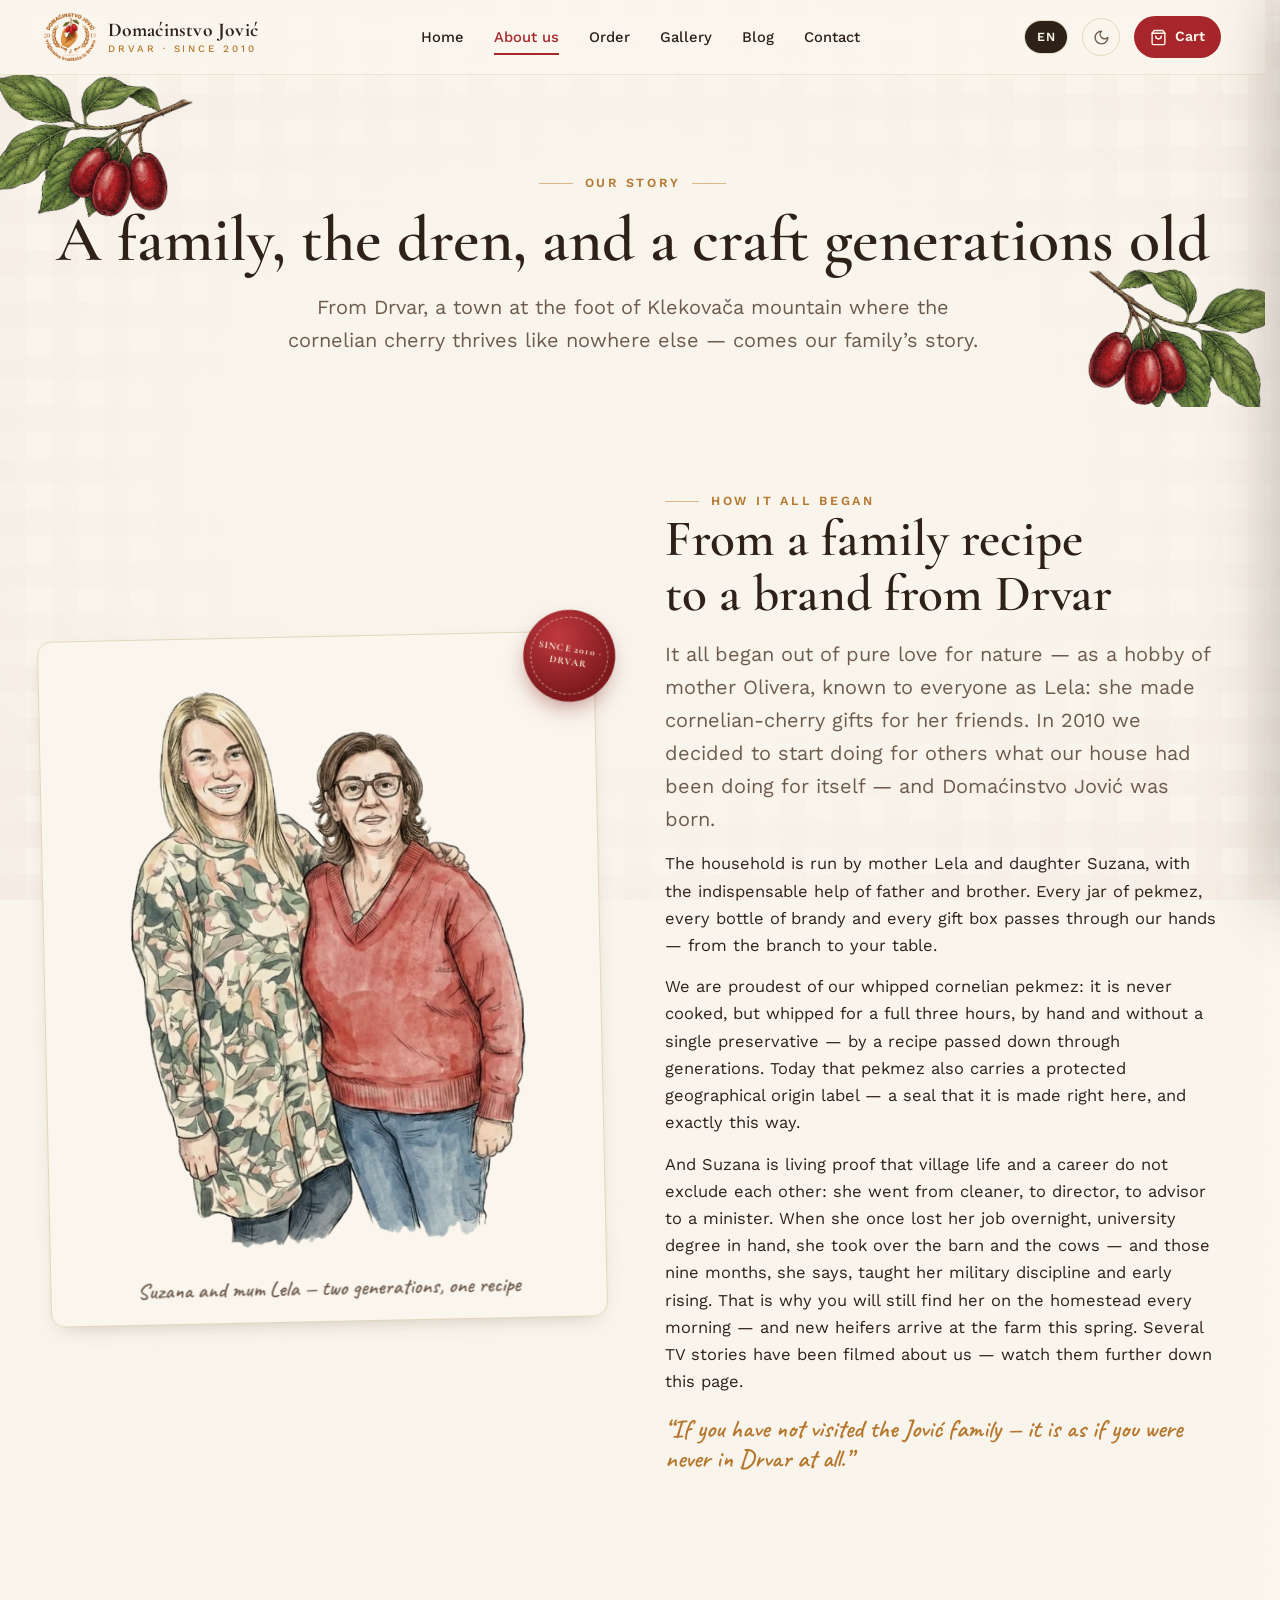
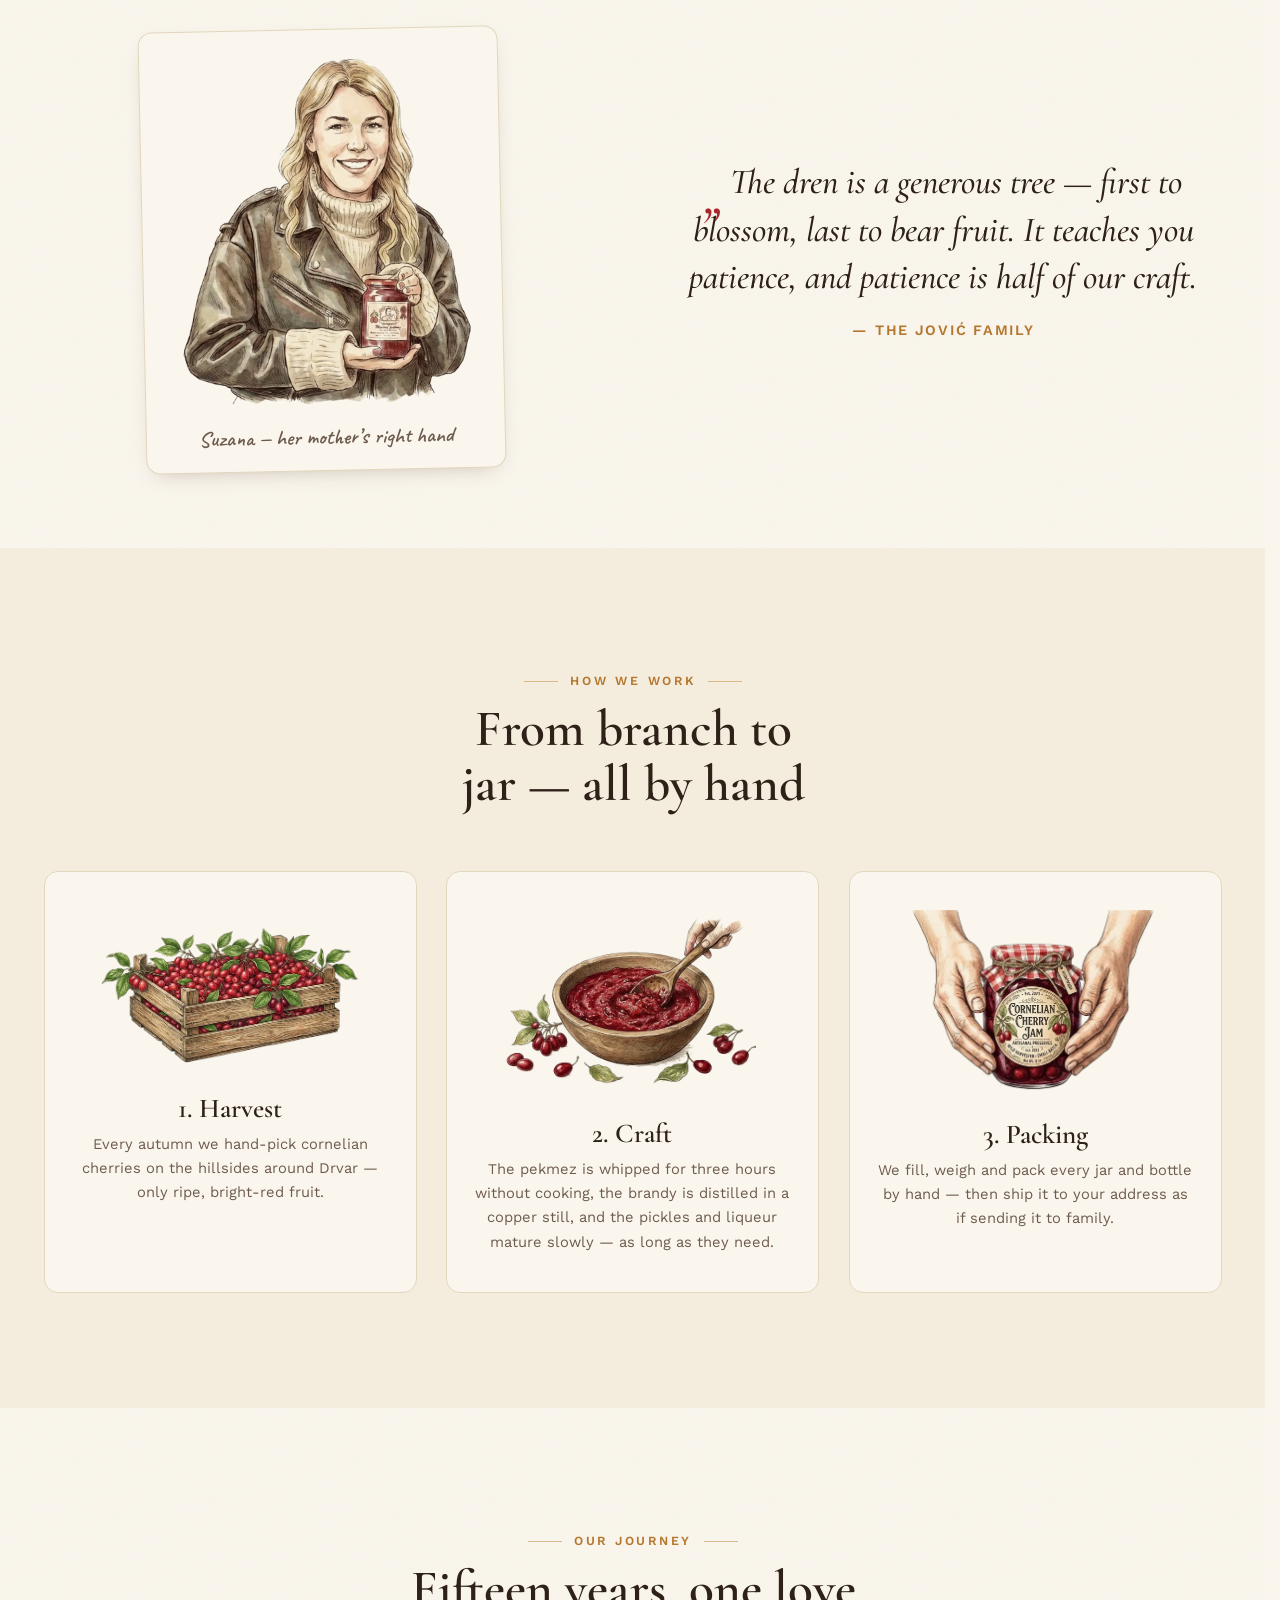
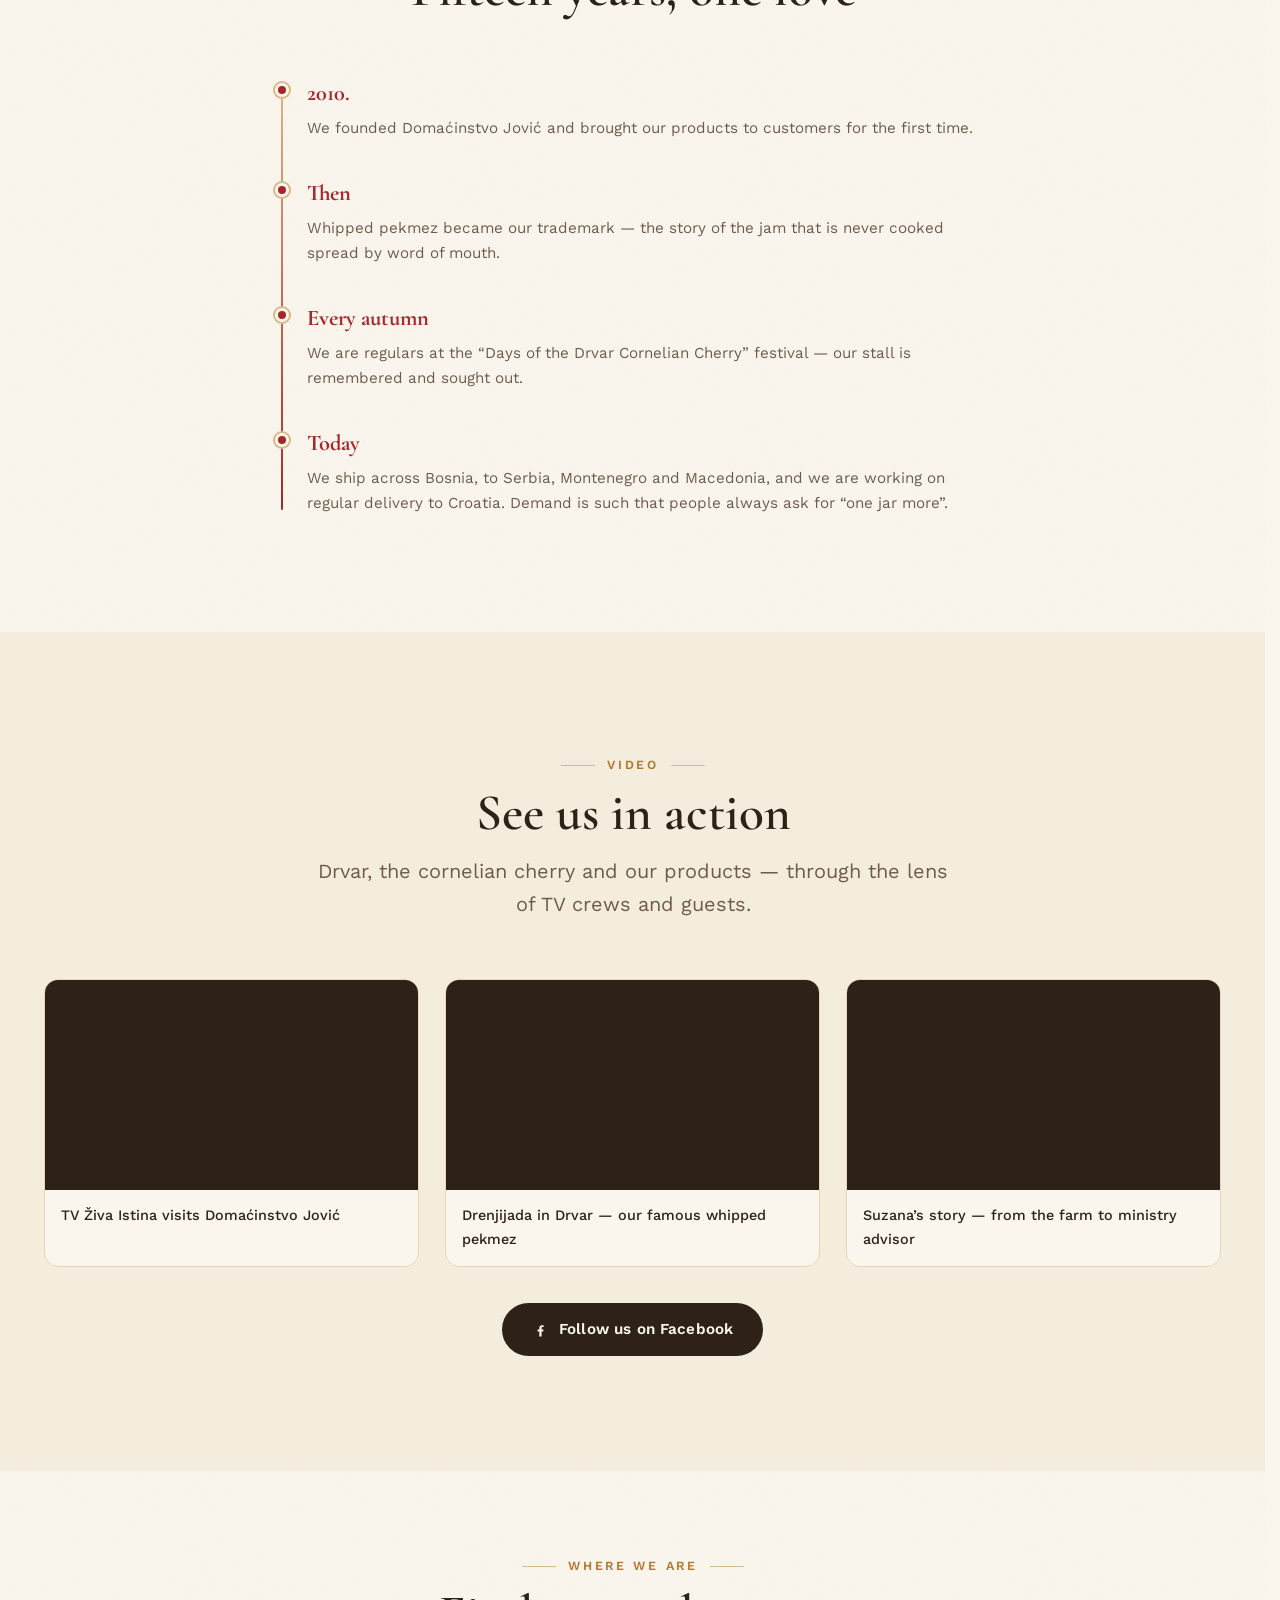
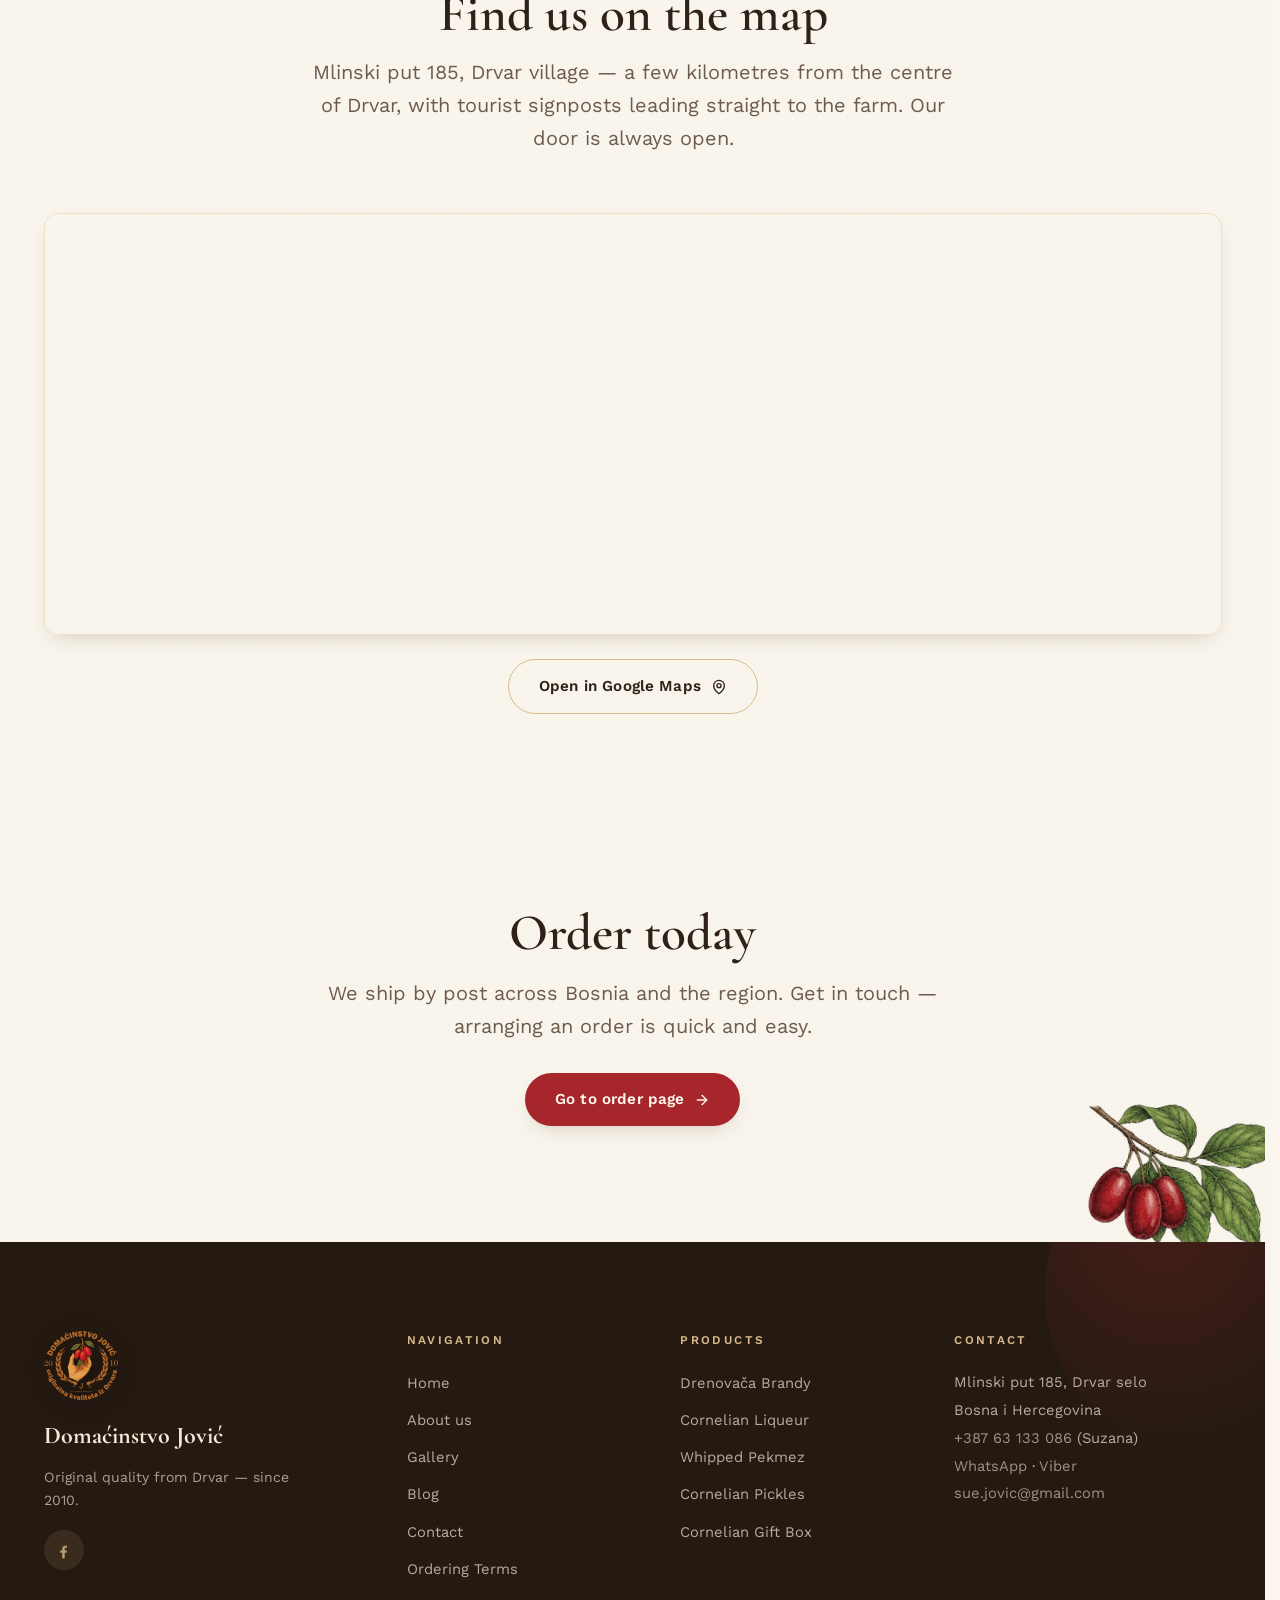
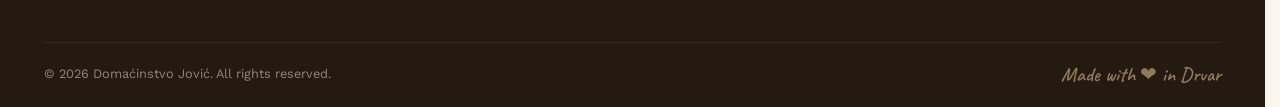
<file: o-nama.html>
<!DOCTYPE html>
<html lang="sr" data-lang="sr">
<head>
  <meta charset="UTF-8">
  <meta name="viewport" content="width=device-width, initial-scale=1.0">
  <script>document.documentElement.dataset.lang=localStorage.getItem("dj-lang")||(/^(sr|hr|bs|me|sl|mk)/i.test(navigator.language||"")?"sr":"en");document.documentElement.lang=document.documentElement.dataset.lang;document.documentElement.classList.add("js");var djt=localStorage.getItem("dj-theme")||(matchMedia("(prefers-color-scheme: dark)").matches?"dark":"light");document.documentElement.dataset.theme=djt;</script>
  <title>O nama — Domaćinstvo Jović, Drvar</title>
  <meta name="description" content="Upoznajte Domaćinstvo Jović iz Drvara — porodičnu radionicu koja od 2010. pravi mućeni pekmez, drenovaču, liker i turšiju od drenjine, po receptima starim generacijama.">
  <link rel="canonical" href="https://domacinstvojovic.com/o-nama.html">
  <meta property="og:type" content="website">
  <meta property="og:title" content="O nama — Domaćinstvo Jović">
  <meta property="og:description" content="Porodična priča o drenu, tradiciji i mućenom pekmezu iz Drvara.">
  <meta property="og:image" content="og-image.jpg">
  <link rel="icon" type="image/png" sizes="32x32" href="favicon-32.png">
  <link rel="apple-touch-icon" href="apple-touch-icon.png">
  <link rel="manifest" href="manifest.webmanifest">
  <link rel="preload" href="fonts/WorkSans-normal-400-latin.woff2" as="font" type="font/woff2" crossorigin>
  <link rel="preload" href="fonts/WorkSans-normal-400-latin-ext.woff2" as="font" type="font/woff2" crossorigin>
  <link rel="preload" href="fonts/WorkSans-normal-600-latin.woff2" as="font" type="font/woff2" crossorigin>
  <link rel="preload" href="fonts/WorkSans-normal-600-latin-ext.woff2" as="font" type="font/woff2" crossorigin>
  <link rel="preload" href="fonts/CormorantGaramond-normal-600-latin.woff2" as="font" type="font/woff2" crossorigin>
  <link rel="preload" href="fonts/CormorantGaramond-normal-600-latin-ext.woff2" as="font" type="font/woff2" crossorigin>
  <link rel="preload" href="fonts/CormorantGaramond-normal-700-latin.woff2" as="font" type="font/woff2" crossorigin>
  <link rel="preload" href="fonts/CormorantGaramond-normal-700-latin-ext.woff2" as="font" type="font/woff2" crossorigin>
  <link rel="stylesheet" href="fonts/fonts.css">
  <link rel="stylesheet" href="css/style.css">
</head>
<body data-page="about">
  <a class="skip-link" href="#main" data-i18n="a11y.skip">Preskoči na sadržaj</a>

  <!-- ================= HEADER ================= -->
  <header class="header">
    <div class="container header__inner">
      <a href="index.html" class="brand" aria-label="Domaćinstvo Jović — početna">
        <img src="img/logo.webp" alt="Logo Domaćinstva Jović" width="52" height="61">
        <span class="brand__name">Domaćinstvo Jović
          <small data-i18n="brand.small">Drvar · od 2010.</small>
        </span>
      </a>
      <nav class="nav" id="nav" aria-label="Glavna navigacija">
        <a href="index.html" data-i18n="nav.home">Početna</a>
        <a href="o-nama.html" class="is-active" data-i18n="nav.about">O nama</a>
        <a href="narucite.html" data-i18n="nav.shop">Naruči</a>
        <a href="galerija.html" data-i18n="nav.gallery">Galerija</a>
        <a href="blog.html" data-i18n="nav.blog">Blog</a>
        <a href="kontakt.html" data-i18n="nav.contact">Kontakt</a>
      </nav>
      <div class="header__actions">
        <div class="lang-switch" role="group" aria-label="Izbor jezika">
          <button type="button" data-lang="sr" class="is-on">SR</button>
          <button type="button" data-lang="en">EN</button>
        </div>
        <button type="button" class="theme-btn" data-theme-toggle aria-label="Tamna / svijetla tema">
          <svg class="ico-moon" viewBox="0 0 24 24" fill="none" stroke="currentColor" stroke-width="2" stroke-linecap="round" stroke-linejoin="round"><path d="M12 3a6 6 0 0 0 9 9 9 9 0 1 1-9-9Z"/></svg>
          <svg class="ico-sun" viewBox="0 0 24 24" fill="none" stroke="currentColor" stroke-width="2" stroke-linecap="round" stroke-linejoin="round"><circle cx="12" cy="12" r="4"/><path d="M12 2v2"/><path d="M12 20v2"/><path d="m4.93 4.93 1.41 1.41"/><path d="m17.66 17.66 1.41 1.41"/><path d="M2 12h2"/><path d="M20 12h2"/><path d="m6.34 17.66-1.41 1.41"/><path d="m19.07 4.93-1.41 1.41"/></svg>
        </button>
        <button type="button" class="cart-btn" data-open-cart aria-label="Otvori korpu">
          <svg viewBox="0 0 24 24" fill="none" stroke="currentColor" stroke-width="2" stroke-linecap="round" stroke-linejoin="round"><path d="M6 2 3 6v14a2 2 0 0 0 2 2h14a2 2 0 0 0 2-2V6l-3-4Z"/><path d="M3 6h18"/><path d="M16 10a4 4 0 0 1-8 0"/></svg>
          <span class="lbl" data-i18n="nav.cart">Korpa</span>
          <span class="cart-btn__count">0</span>
        </button>
        <button type="button" class="burger" aria-label="Meni" aria-expanded="false">
          <span></span><span></span><span></span>
        </button>
      </div>
    </div>
  </header>

  <main id="main">
    <!-- ================= NASLOV ================= -->
    <section class="page-hero" style="overflow:hidden">
      <img class="corner-branch corner-branch--tl ill" src="img/grana-1.webp" alt="" aria-hidden="true">
      <img class="corner-branch corner-branch--br ill" src="img/grana-1.webp" alt="" aria-hidden="true">
      <div class="container" style="position:relative; z-index:1">
        <span class="kicker" data-i18n="about.kicker">Naša priča</span>
        <h1 data-i18n="about.title">Porodica, dren i zanat star generacijama</h1>
        <p class="lead" data-i18n="about.lead">Iz Drvara, grada podno Klekovače, gdje dren rađa kao nigdje drugdje — dolazi priča naše porodice.</p>
      </div>
    </section>

    <!-- ================= PRIČA ================= -->
    <section class="section section--tight">
      <img class="deco" src="img/extra/crtez-drena-2.webp" alt="" aria-hidden="true" style="top:13%; left:2%; --w:140px; --rot:-6deg; --del:1s">
      <img class="deco" src="img/extra/studija-drena-2.webp" alt="" aria-hidden="true" style="bottom:6%; right:2%; --w:170px; --rot:5deg; --del:7s">
      <div class="container split">
        <div class="split__art reveal reveal--left">
          <div class="frame">
            <div class="seal"><span data-i18n="story.seal">Od 2010<br>Drvar</span></div>
            <img class="ill" src="img/sueilela.webp" alt="Suzana i mama Lela — Domaćinstvo Jović" loading="lazy" width="900" height="1041">
            <div class="frame__caption" data-i18n="about.s1.cap">Suzana i mama Lela — dvije generacije, jedan recept</div>
          </div>
        </div>
        <div class="split__body reveal reveal--right">
          <span class="kicker" data-i18n="about.s1.kicker">Kako je sve počelo</span>
          <h2 data-i18n="about.s1.title">Od porodičnog recepta do brenda iz Drvara</h2>
          <p class="lead" data-i18n="about.s1.p1">Sve je počelo iz čiste ljubavi prema prirodi — kao hobi mame Olivere, koju svi zovu Lela: od drenjina je pravila poklone za prijatelje. Godine 2010. odlučili smo da ono što je naša kuća radila za sebe počnemo raditi i za druge — tako je rođeno Domaćinstvo Jović.</p>
          <p data-i18n="about.s1.p2">Domaćinstvo vode mama Lela i kćerka Suzana, uz nezamjenljivu pomoć oca i brata. Svaka tegla pekmeza, svaka boca rakije i svaki poklon paket prođu kroz naše ruke — od grane do vaše trpeze.</p>
          <p data-i18n="about.s1.p3">Najponosniji smo na naš mućeni pekmez od drenjine: ne kuva se, nego se muti puna tri sata, ručno i bez ijednog konzervansa — po receptu koji se u porodici prenosi generacijama. Danas taj pekmez nosi i oznaku zaštićenog geografskog porijekla — pečat da je pravljen baš ovdje i baš ovako.</p>
          <p data-i18n="about.s1.p4">A Suzana je najbolji dokaz da se selo i karijera ne isključuju: prošla je put od čistačice, preko direktorice, do savjetnice ministra. Kada je jednom preko noći ostala bez posla, s fakultetskom diplomom u rukama preuzela je štalu i krave — i tih devet mjeseci, kaže, naučilo ju je vojničkoj disciplini i ranom ustajanju. Zato je i danas svako jutro zateknete u domaćinstvu, a na proljeće na imanje stižu i nove junice. O nama je snimljeno više televizijskih priča — pogledajte ih niže na stranici.</p>
          <p class="hand" style="margin-top:18px" data-i18n="about.s1.izreka">„Ako niste bili kod porodice Jović — kao da niste ni bili u Drvaru.“</p>
        </div>
      </div>
    </section>

    <!-- ================= CITAT + SUZANA ================= -->
    <section class="section section--tight">
      <img class="deco" src="img/extra/dren-single-2.webp" alt="" aria-hidden="true" style="top:14%; right:3%; --w:120px; --rot:7deg; --del:4s">
      <div class="container split">
        <div class="split__art reveal reveal--left" style="max-width:360px; margin-inline:auto">
          <div class="frame">
            <img class="ill" src="img/suzajovic.webp" alt="Suzana Jović sa teglom mućenog pekmeza" loading="lazy" width="900" height="996">
            <div class="frame__caption" data-i18n="about.szCap">Suzana — majčina desna ruka</div>
          </div>
        </div>
        <div class="split__body reveal">
          <div class="quote">
            <blockquote data-i18n="about.quote">Dren je darežljivo drvo — cvjeta prvi, a rađa posljednji. Nauči te strpljenju, a strpljenje je pola našeg zanata.</blockquote>
            <cite data-i18n="quote.cite">— Porodica Jović</cite>
          </div>
        </div>
      </div>
    </section>

    <!-- ================= PROCES ================= -->
    <section class="section section--alt">
      <img class="deco" src="img/extra/ilustracija-drena.webp" alt="" aria-hidden="true" style="top:8%; left:2%; --w:130px; --rot:-5deg; --del:3s">
      <img class="deco" src="img/extra/debela-grana.webp" alt="" aria-hidden="true" style="bottom:8%; right:2%; --w:165px; --rot:6deg; --del:9s">
      <div class="container">
        <div class="section-head section-head--center reveal">
          <span class="kicker kicker--center" data-i18n="about.proc.kicker">Kako radimo</span>
          <h2 data-i18n="about.proc.title">Od grane do tegle — sve ručno</h2>
        </div>
        <div class="benefits benefits--steps">
          <div class="benefit reveal" style="--d:.05s">
            <div class="benefit__icon"><img class="ill" src="img/berba.webp" alt="Drveni sanduk pun ubranih drenjina" loading="lazy"></div>
            <h3 data-i18n="about.proc.s1h">1. Berba</h3>
            <p data-i18n="about.proc.s1p">Svake jeseni ručno beremo drenjine na obroncima oko Drvara — samo zrele, jarkocrvene plodove.</p>
          </div>
          <div class="benefit reveal" style="--d:.15s">
            <div class="benefit__icon"><img class="ill" src="img/prerada.webp" alt="Mućenje pekmeza od drenjine drvenom kašikom u činiji" loading="lazy"></div>
            <h3 data-i18n="about.proc.s2h">2. Prerada</h3>
            <p data-i18n="about.proc.s2p">Pekmez se muti tri sata bez kuvanja, rakija se peče u bakrenom kazanu, a turšija i liker zru polako — koliko im treba.</p>
          </div>
          <div class="benefit reveal" style="--d:.25s">
            <div class="benefit__icon"><img class="ill" src="img/pakovanje.webp" alt="Ruke drže teglu mućenog pekmeza od drenjine" loading="lazy"></div>
            <h3 data-i18n="about.proc.s3h">3. Pakovanje</h3>
            <p data-i18n="about.proc.s3p">Svaku teglu i bocu ručno punimo, mjerimo i pakujemo — pa šaljemo poštom na vašu adresu, kao da šaljemo rodbini.</p>
          </div>
        </div>
      </div>
    </section>

    <!-- ================= VREMENSKA LINIJA ================= -->
    <section class="section">
      <img class="deco" src="img/extra/naucna-ilustracija.webp" alt="" aria-hidden="true" style="top:10%; right:2%; --w:155px; --rot:6deg; --del:2s">
      <img class="deco" src="img/extra/tradicionalni-motiv.webp" alt="" aria-hidden="true" style="bottom:8%; left:2%; --w:135px; --rot:-6deg; --del:8s">
      <div class="container">
        <div class="section-head section-head--center reveal">
          <span class="kicker kicker--center" data-i18n="about.tl.kicker">Naš put</span>
          <h2 data-i18n="about.tl.title">Petnaest godina, jedna ljubav</h2>
        </div>
        <div class="timeline reveal">
          <div class="tl-item">
            <div class="tl-item__year">2010.</div>
            <p data-i18n="about.tl.i1">Osnivamo Domaćinstvo Jović i prvi put iznosimo naše proizvode pred kupce.</p>
          </div>
          <div class="tl-item">
            <div class="tl-item__year" data-i18n="about.tl.y2">Zatim</div>
            <p data-i18n="about.tl.i2">Mućeni pekmez od drenjine postaje naš zaštitni znak — priča o pekmezu koji se ne kuva širi se od usta do usta.</p>
          </div>
          <div class="tl-item">
            <div class="tl-item__year" data-i18n="about.tl.y3">Svake jeseni</div>
            <p data-i18n="about.tl.i3">Redovni smo učesnici manifestacije „Dani drvarske drenjine" — naša tezga se pamti i traži.</p>
          </div>
          <div class="tl-item">
            <div class="tl-item__year" data-i18n="about.tl.y4">Danas</div>
            <p data-i18n="about.tl.i4">Pakete šaljemo širom BiH, u Srbiju, Crnu Goru i Makedoniju, a radimo i na redovnoj dostavi za Hrvatsku. Potražnja je tolika da se uvijek traži — „tegla više“.</p>
          </div>
        </div>
      </div>
    </section>

    <!-- ================= VIDEO ================= -->
    <section class="section section--alt">
      <img class="deco" src="img/extra/zir-i-ljesnik-3.webp" alt="" aria-hidden="true" style="bottom:10%; left:2%; --w:145px; --rot:-7deg; --del:5s">
      <img class="deco" src="img/extra/ruka-sa-drenom.webp" alt="" aria-hidden="true" style="top:8%; right:2%; --w:130px; --rot:6deg; --del:11s">
      <div class="container">
        <div class="section-head section-head--center reveal">
          <span class="kicker kicker--center" data-i18n="about.vid.kicker">Video</span>
          <h2 data-i18n="about.vid.title">Pogledajte nas na djelu</h2>
          <p class="lead" data-i18n="about.vid.lead">Drvar, drenjina i naši proizvodi — kroz objektiv televizijskih ekipa i gostiju.</p>
        </div>
        <div class="videos">
          <figure class="video-card reveal" style="--d:.05s">
            <div class="ratio">
              <iframe src="https://www.youtube-nocookie.com/embed/rkYEHd9WABg?start=304" title="TV Živa istina — Domaćinstvo Jović, Drvar" loading="lazy" allow="accelerometer; autoplay; clipboard-write; encrypted-media; gyroscope; picture-in-picture" allowfullscreen></iframe>
            </div>
            <figcaption data-i18n="about.vid.c1">TV Živa istina u posjeti Domaćinstvu Jović</figcaption>
          </figure>
          <figure class="video-card reveal" style="--d:.15s">
            <div class="ratio">
              <iframe src="https://www.youtube-nocookie.com/embed/P9RjLC8VyL4?start=917" title="Drenjijada u Drvaru — mućeni pekmez Domaćinstva Jović" loading="lazy" allow="accelerometer; autoplay; clipboard-write; encrypted-media; gyroscope; picture-in-picture" allowfullscreen></iframe>
            </div>
            <figcaption data-i18n="about.vid.c2">Drenjijada u Drvaru — naš čuveni mućeni pekmez</figcaption>
          </figure>
          <figure class="video-card reveal" style="--d:.25s">
            <div class="ratio">
              <iframe src="https://www.youtube-nocookie.com/embed/i0T8i3XBOfQ" title="Suzanina priča — Domaćinstvo Jović, Drvar" loading="lazy" allow="accelerometer; autoplay; clipboard-write; encrypted-media; gyroscope; picture-in-picture" allowfullscreen></iframe>
            </div>
            <figcaption data-i18n="about.vid.c3">Suzanina priča — od njive do savjetnice ministra</figcaption>
          </figure>
          <!-- ============================================================
               DODAJTE SVOJ VIDEO: kopirajte blok ispod i zamijenite
               VIDEO_ID (dio YouTube linka poslije "watch?v=")
          <figure class="video-card">
            <div class="ratio">
              <iframe src="https://www.youtube-nocookie.com/embed/VIDEO_ID" title="Naslov videa" loading="lazy" allow="accelerometer; autoplay; clipboard-write; encrypted-media; gyroscope; picture-in-picture" allowfullscreen></iframe>
            </div>
            <figcaption>Naslov videa</figcaption>
          </figure>
          ============================================================ -->
        </div>
        <div style="text-align:center; margin-top:36px" class="reveal">
          <a href="https://www.facebook.com/p/Doma%C4%87instvo-Jovi%C4%87-61557918760663/" target="_blank" rel="noopener" class="btn btn--dark">
            <svg viewBox="0 0 24 24" fill="currentColor" style="width:17px;height:17px"><path d="M13.5 21.9v-6.96h2.33l.44-2.9H13.5v-1.88c0-.79.39-1.57 1.64-1.57h1.27V6.12s-1.15-.2-2.25-.2c-2.3 0-3.8 1.39-3.8 3.91v2.21H7.82v2.9h2.54v6.96a10.1 10.1 0 0 0 3.14 0Z"/></svg>
            <span data-i18n="about.fb">Zapratite nas na Facebooku</span>
          </a>
        </div>
      </div>
    </section>

    <!-- ================= MAPA ================= -->
    <section class="section section--tight">
      <div class="container">
        <div class="section-head section-head--center reveal">
          <span class="kicker kicker--center" data-i18n="about.map.kicker">Gdje smo</span>
          <h2 data-i18n="about.map.title">Nađite nas na mapi</h2>
          <p class="lead" data-i18n="about.map.lead">Mlinski put 185, Drvar selo — par kilometara od centra Drvara, uz turističke putokaze koji vode pravo do imanja. Vrata su vam uvijek otvorena.</p>
        </div>
        <div class="map-frame reveal reveal--zoom">
          <iframe src="https://www.google.com/maps?q=Doma%C4%87instvo+Jovi%C4%87,+Mlinski+put+185,+Drvar&ll=44.3611224,16.366747&z=15&output=embed" title="Mapa — Domaćinstvo Jović, Mlinski put 185, Drvar" loading="lazy" referrerpolicy="no-referrer-when-downgrade" allowfullscreen></iframe>
        </div>
        <div style="text-align:center; margin-top:24px" class="reveal">
          <a href="https://maps.app.goo.gl/8B8QzttL7wJ47C5j6" target="_blank" rel="noopener" class="btn btn--ghost">
            <span data-i18n="about.map.btn">Otvori u Google mapama</span>
            <svg viewBox="0 0 24 24" fill="none" stroke="currentColor" stroke-width="2" stroke-linecap="round" stroke-linejoin="round"><path d="M20 10c0 6-8 12-8 12s-8-6-8-12a8 8 0 0 1 16 0Z"/><circle cx="12" cy="10" r="3"/></svg>
          </a>
        </div>
      </div>
    </section>

    <!-- ================= CTA ================= -->
    <section class="section" style="position:relative; overflow:hidden">
      <img class="corner-branch corner-branch--br ill" src="img/grana-1.webp" alt="" aria-hidden="true">
      <div class="container" style="text-align:center; position:relative; z-index:1">
        <div class="reveal">
          <h2 data-i18n="cta.title">Naručite već danas</h2>
          <p class="lead" style="margin:16px auto 0" data-i18n="cta.lead">Šaljemo poštom širom BiH i regiona. Javite nam se — dogovor je brz i jednostavan.</p>
          <a href="narucite.html" class="btn btn--primary" style="margin-top:30px">
            <span data-i18n="cta.btn">Idi na narudžbu</span>
            <svg viewBox="0 0 24 24" fill="none" stroke="currentColor" stroke-width="2" stroke-linecap="round" stroke-linejoin="round"><path d="M5 12h14"/><path d="m12 5 7 7-7 7"/></svg>
          </a>
        </div>
      </div>
    </section>
  </main>

  <!-- ================= FOOTER ================= -->
  <footer class="footer">
    <div class="container">
      <div class="footer__grid">
        <div class="footer__brand">
          <img src="img/logo.webp" alt="Logo Domaćinstva Jović" loading="lazy" width="74" height="87">
          <div class="name">Domaćinstvo Jović</div>
          <p data-i18n="footer.tag">Originalna kvaliteta iz Drvara — od 2010. godine.</p>
          <div class="social">
            <a href="https://www.facebook.com/p/Doma%C4%87instvo-Jovi%C4%87-61557918760663/" target="_blank" rel="noopener" aria-label="Facebook — Domaćinstvo Jović">
              <svg viewBox="0 0 24 24" fill="currentColor"><path d="M13.5 21.9v-6.96h2.33l.44-2.9H13.5v-1.88c0-.79.39-1.57 1.64-1.57h1.27V6.12s-1.15-.2-2.25-.2c-2.3 0-3.8 1.39-3.8 3.91v2.21H7.82v2.9h2.54v6.96a10.1 10.1 0 0 0 3.14 0Z"/></svg>
            </a>
          </div>
        </div>
        <div>
          <h4 data-i18n="footer.nav">Navigacija</h4>
          <ul>
            <li><a href="index.html" data-i18n="nav.home">Početna</a></li>
            <li><a href="o-nama.html" data-i18n="nav.about">O nama</a></li>
            <li><a href="galerija.html" data-i18n="nav.gallery">Galerija</a></li>
            <li><a href="blog.html" data-i18n="nav.blog">Blog</a></li>
            <li><a href="kontakt.html" data-i18n="nav.contact">Kontakt</a></li>
            <li><a href="uslovi.html" data-i18n="nav.terms">Uslovi naručivanja</a></li>
          </ul>
        </div>
        <div>
          <h4 data-i18n="footer.shop">Proizvodi</h4>
          <ul>
            <li><a href="proizvod-rakija.html" data-i18n="p.rakija.name">Drenovača</a></li>
            <li><a href="proizvod-liker.html" data-i18n="p.liker.name">Liker od drenjine</a></li>
            <li><a href="proizvod-pekmez.html" data-i18n="p.pekmez.name">Mućeni pekmez</a></li>
            <li><a href="proizvod-tursija.html" data-i18n="p.tursija.name">Turšija od drenjine</a></li>
            <li><a href="narucite.html#paket" data-i18n="paket.title">Poklon paket od drena</a></li>
          </ul>
        </div>
        <div>
          <h4 data-i18n="footer.contact">Kontakt</h4>
          <address>
            Mlinski put 185, Drvar selo<br>
            Bosna i Hercegovina<br>
            <a href="tel:+38763133086">+387 63 133 086</a> (Suzana)<br>
            <a href="https://wa.me/38763133086" target="_blank" rel="noopener">WhatsApp</a> &middot; <a href="viber://chat?number=%2B38763133086">Viber</a><br>
            <a href="mailto:sue.jovic@gmail.com">sue.jovic@gmail.com</a>
          </address>
        </div>
      </div>
      <div class="footer__bar">
        <span>© <span data-year>2026</span> Domaćinstvo Jović. <span data-i18n="footer.rights">Sva prava zadržana.</span></span>
        <span class="hand" data-i18n="footer.made">Napravljeno sa ❤ u Drvaru</span>
      </div>
    </div>
  </footer>

  <!-- ================= KORPA (drawer) ================= -->
  <div class="drawer-backdrop" id="drawerBackdrop"></div>
  <aside class="drawer" id="cartDrawer" aria-label="Korpa">
    <div class="drawer__head">
      <h3 data-i18n="cart.title">Vaša korpa</h3>
      <button type="button" class="drawer__close" aria-label="Zatvori korpu">✕</button>
    </div>
    <div class="drawer__items" id="cartItems"></div>
    <div class="drawer__foot" id="cartFoot">
      <div class="drawer__total">
        <span data-i18n="cart.total">Ukupno:</span>
        <b id="cartTotal">0 KM</b>
      </div>
      <p class="drawer__note" data-i18n="cart.note">Plaćanje pouzećem ili po dogovoru. Poštarina se obračunava pri potvrdi.</p>
      <a href="narucite.html#zavrsi" class="btn btn--primary" data-i18n="cart.checkout">Završi narudžbu</a>
    </div>
  </aside>

  <script src="js/main.js"></script>
</body>
</html>
</file>
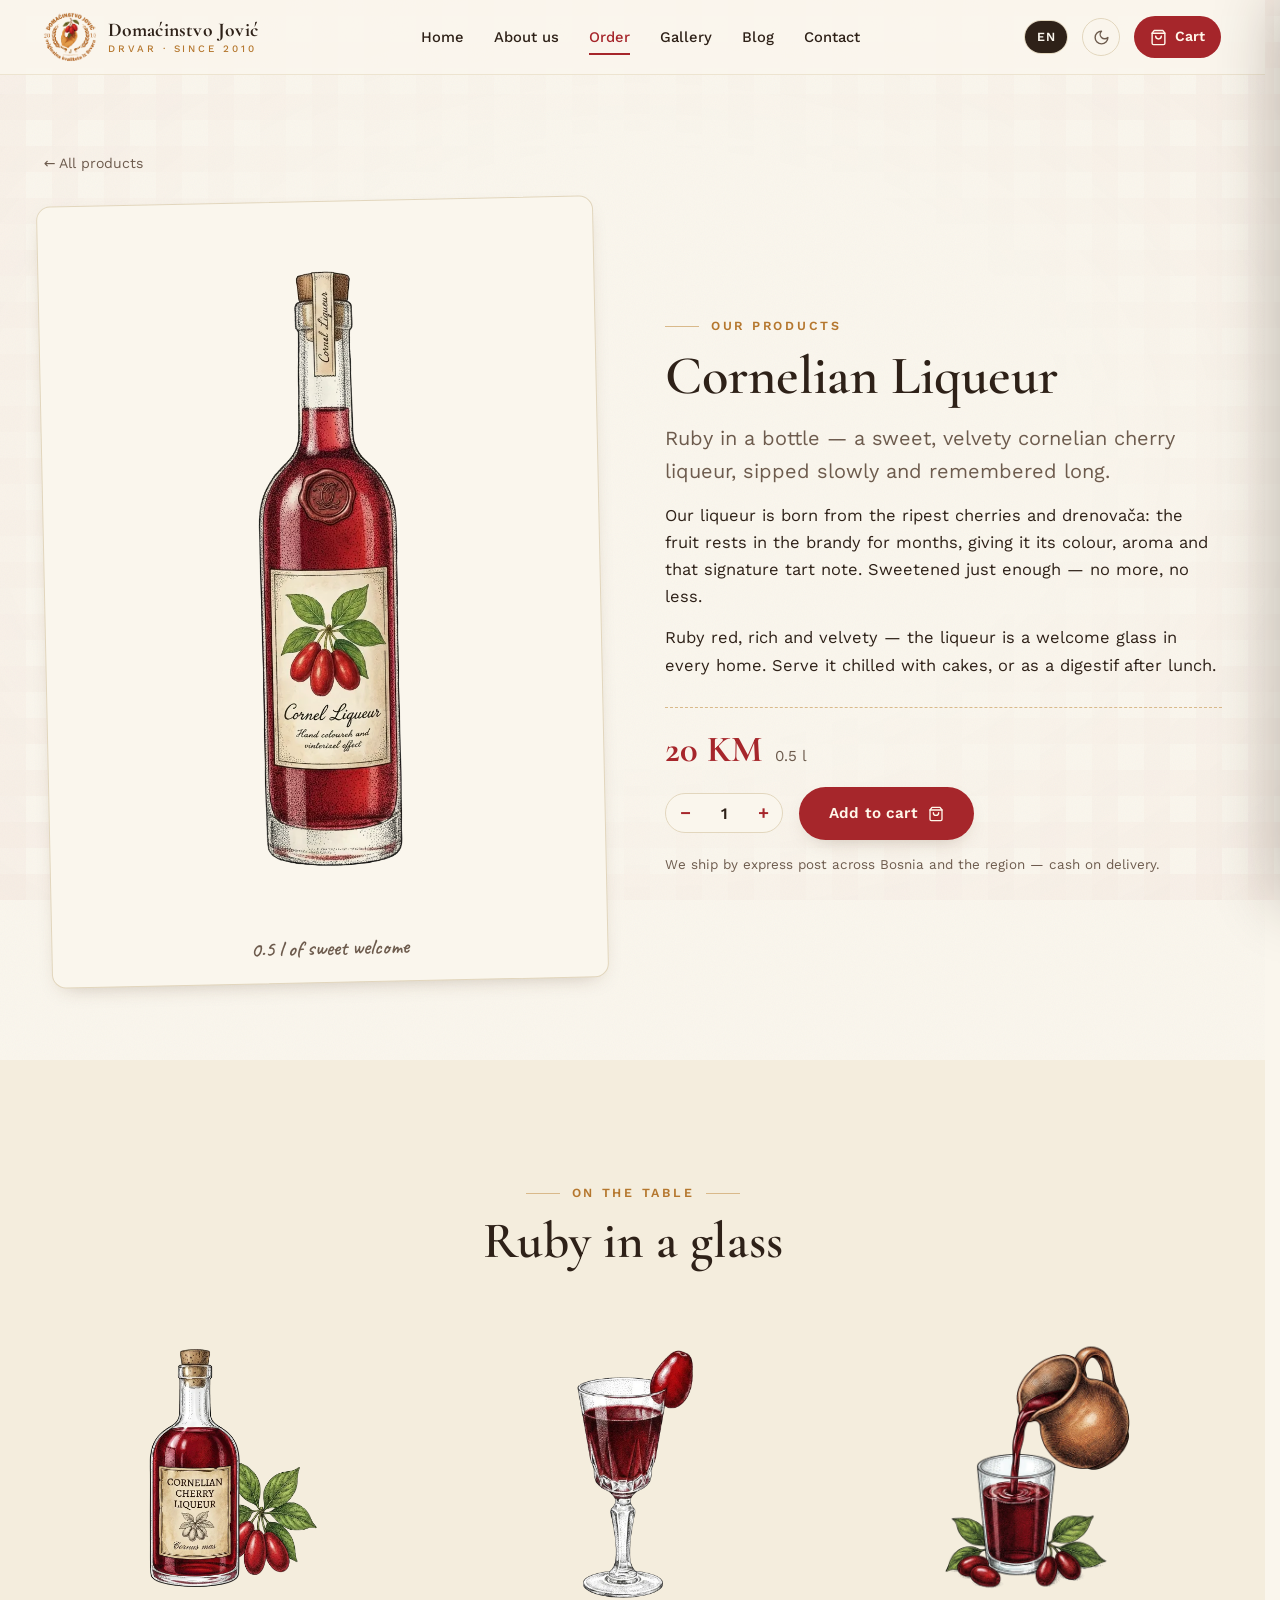
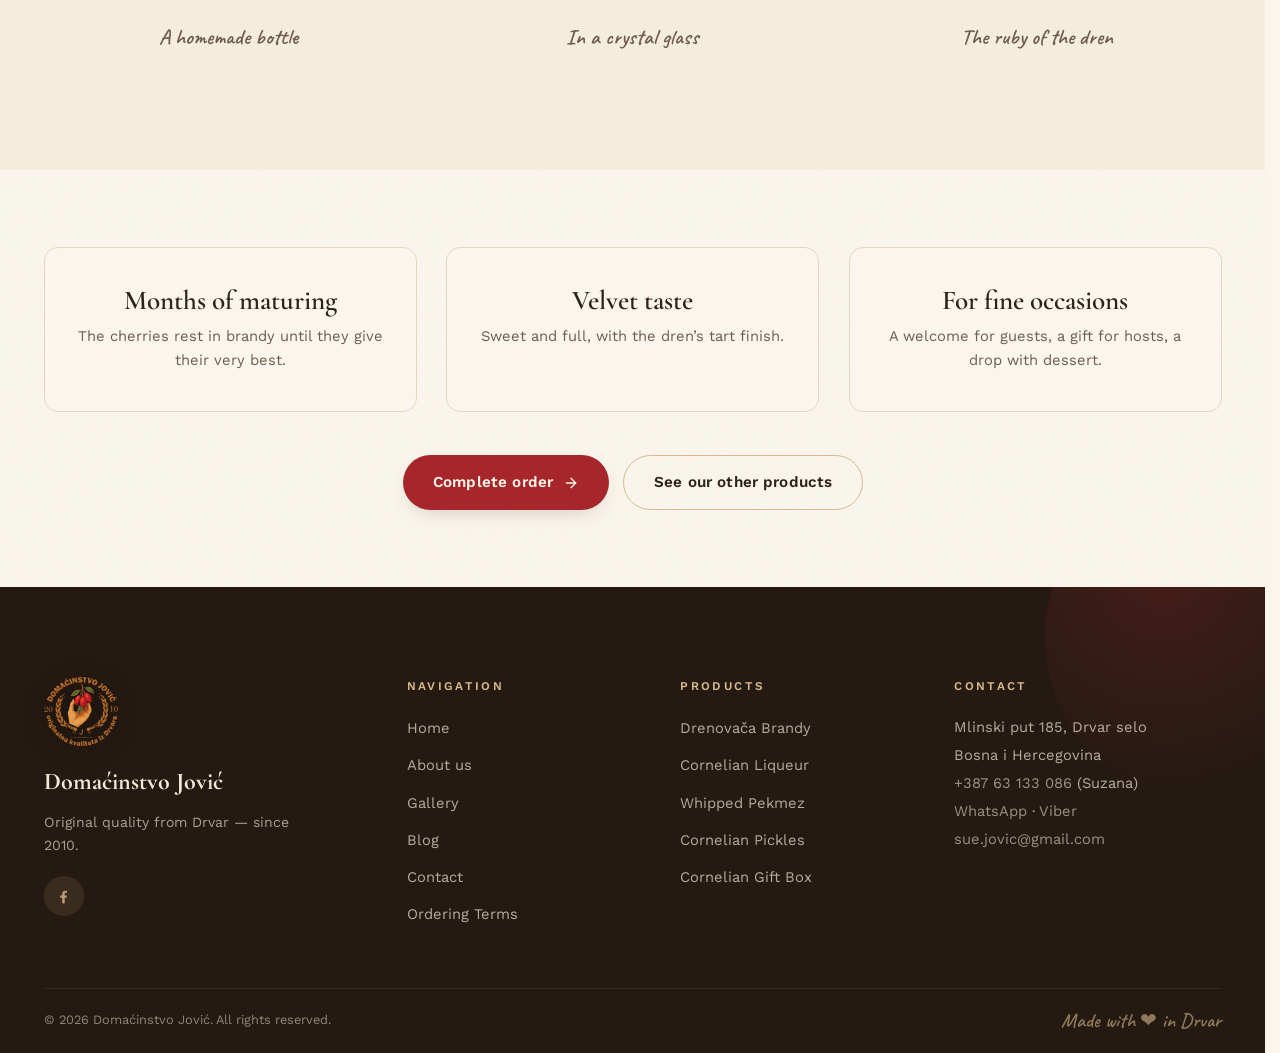
<file: proizvod-liker.html>
<!DOCTYPE html>
<html lang="sr" data-lang="sr">
<head>
  <meta charset="UTF-8">
  <meta name="viewport" content="width=device-width, initial-scale=1.0">
  <script>document.documentElement.dataset.lang=localStorage.getItem("dj-lang")||(/^(sr|hr|bs|me|sl|mk)/i.test(navigator.language||"")?"sr":"en");document.documentElement.lang=document.documentElement.dataset.lang;document.documentElement.classList.add("js");var djt=localStorage.getItem("dj-theme")||(matchMedia("(prefers-color-scheme: dark)").matches?"dark":"light");document.documentElement.dataset.theme=djt;</script>
  <title>Liker od drenjine 0,5 l | Domaćinstvo Jović</title>
  <meta name="description" content="Domaći liker od drenjine iz Drvara — sladak, baršunast, rubin boje. Boca 0,5 l — 20 KM. Naručite online, šaljemo poštom.">
  <link rel="canonical" href="https://domacinstvojovic.com/proizvod-liker.html">
  <meta property="og:type" content="product">
  <meta property="og:title" content="Liker od drenjine — Domaćinstvo Jović">
  <meta property="og:description" content="Sladak i baršunast, rubin boje — čaša dobrodošlice u svakom domu. Boca 0,5 l — 20 KM.">
  <meta property="og:image" content="og-image.jpg">
  <link rel="icon" type="image/png" sizes="32x32" href="favicon-32.png">
  <link rel="apple-touch-icon" href="apple-touch-icon.png">
  <link rel="manifest" href="manifest.webmanifest">
  <link rel="preload" href="fonts/WorkSans-normal-400-latin.woff2" as="font" type="font/woff2" crossorigin>
  <link rel="preload" href="fonts/WorkSans-normal-400-latin-ext.woff2" as="font" type="font/woff2" crossorigin>
  <link rel="preload" href="fonts/WorkSans-normal-600-latin.woff2" as="font" type="font/woff2" crossorigin>
  <link rel="preload" href="fonts/WorkSans-normal-600-latin-ext.woff2" as="font" type="font/woff2" crossorigin>
  <link rel="preload" href="fonts/CormorantGaramond-normal-600-latin.woff2" as="font" type="font/woff2" crossorigin>
  <link rel="preload" href="fonts/CormorantGaramond-normal-600-latin-ext.woff2" as="font" type="font/woff2" crossorigin>
  <link rel="preload" href="fonts/CormorantGaramond-normal-700-latin.woff2" as="font" type="font/woff2" crossorigin>
  <link rel="preload" href="fonts/CormorantGaramond-normal-700-latin-ext.woff2" as="font" type="font/woff2" crossorigin>
  <link rel="stylesheet" href="fonts/fonts.css">
  <link rel="stylesheet" href="css/style.css">
  <script type="application/ld+json">
  {
    "@context": "https://schema.org",
    "@type": "Product",
    "name": "Liker od drenjine 0,5 l",
    "image": "https://domacinstvojovic.com/img/liker.webp",
    "description": "Sladak i baršunast domaći liker od drenjine, rubin boje.",
    "brand": { "@type": "Brand", "name": "Domaćinstvo Jović" },
    "offers": { "@type": "Offer", "url": "https://domacinstvojovic.com/proizvod-liker.html",
      "price": "20", "priceCurrency": "BAM", "availability": "https://schema.org/InStock" }
  }
  </script>
</head>
<body data-page="product" data-title-en="Cornelian Cherry Liqueur 0.5 l — Domaćinstvo Jović, Drvar">
  <a class="skip-link" href="#main" data-i18n="a11y.skip">Preskoči na sadržaj</a>

  <!-- ================= HEADER ================= -->
  <header class="header">
    <div class="container header__inner">
      <a href="index.html" class="brand" aria-label="Domaćinstvo Jović — početna">
        <img src="img/logo.webp" alt="Logo Domaćinstva Jović" width="52" height="61">
        <span class="brand__name">Domaćinstvo Jović
          <small data-i18n="brand.small">Drvar · od 2010.</small>
        </span>
      </a>
      <nav class="nav" id="nav" aria-label="Glavna navigacija">
        <a href="index.html" data-i18n="nav.home">Početna</a>
        <a href="o-nama.html" data-i18n="nav.about">O nama</a>
        <a href="narucite.html" class="is-active" data-i18n="nav.shop">Naruči</a>
        <a href="galerija.html" data-i18n="nav.gallery">Galerija</a>
        <a href="blog.html" data-i18n="nav.blog">Blog</a>
        <a href="kontakt.html" data-i18n="nav.contact">Kontakt</a>
      </nav>
      <div class="header__actions">
        <div class="lang-switch" role="group" aria-label="Izbor jezika">
          <button type="button" data-lang="sr" class="is-on">SR</button>
          <button type="button" data-lang="en">EN</button>
        </div>
        <button type="button" class="theme-btn" data-theme-toggle aria-label="Tamna / svijetla tema">
          <svg class="ico-moon" viewBox="0 0 24 24" fill="none" stroke="currentColor" stroke-width="2" stroke-linecap="round" stroke-linejoin="round"><path d="M12 3a6 6 0 0 0 9 9 9 9 0 1 1-9-9Z"/></svg>
          <svg class="ico-sun" viewBox="0 0 24 24" fill="none" stroke="currentColor" stroke-width="2" stroke-linecap="round" stroke-linejoin="round"><circle cx="12" cy="12" r="4"/><path d="M12 2v2"/><path d="M12 20v2"/><path d="m4.93 4.93 1.41 1.41"/><path d="m17.66 17.66 1.41 1.41"/><path d="M2 12h2"/><path d="M20 12h2"/><path d="m6.34 17.66-1.41 1.41"/><path d="m19.07 4.93-1.41 1.41"/></svg>
        </button>
        <button type="button" class="cart-btn" data-open-cart aria-label="Otvori korpu">
          <svg viewBox="0 0 24 24" fill="none" stroke="currentColor" stroke-width="2" stroke-linecap="round" stroke-linejoin="round"><path d="M6 2 3 6v14a2 2 0 0 0 2 2h14a2 2 0 0 0 2-2V6l-3-4Z"/><path d="M3 6h18"/><path d="M16 10a4 4 0 0 1-8 0"/></svg>
          <span class="lbl" data-i18n="nav.cart">Korpa</span>
          <span class="cart-btn__count">0</span>
        </button>
        <button type="button" class="burger" aria-label="Meni" aria-expanded="false">
          <span></span><span></span><span></span>
        </button>
      </div>
    </div>
  </header>

  <main id="main">
    <!-- ================= PROIZVOD ================= -->
    <section class="section section--tight product-hero">
      <img class="deco" src="img/deco-cvijet.webp" alt="" aria-hidden="true" style="top:8%; left:2.5%; --w:160px; --rot:-7deg; --del:1s">
      <img class="deco" src="img/extra/zir-i-ljesnik-2.webp" alt="" aria-hidden="true" style="bottom:8%; right:2%; --w:130px; --rot:6deg; --del:7s">
      <div class="container">
        <p class="crumbs"><a href="narucite.html" data-i18n="pp.all">← Svi proizvodi</a></p>
        <div class="split">
          <div class="split__art reveal reveal--left">
            <div class="frame">
              <img class="ill" src="img/liker.webp" alt="Liker od drenjine u staklenoj boci — rubin crvene boje" width="896" height="1200">
              <div class="frame__caption" data-i18n="pp.liker.cap">0,5 l slatke dobrodošlice</div>
            </div>
          </div>
          <div class="split__body reveal" style="--d:.08s">
            <span class="kicker" data-i18n="prod.kicker">Naši proizvodi</span>
            <h1 data-i18n="p.liker.name">Liker od drenjine</h1>
            <p class="lead" data-i18n="pp.liker.lead">Rubin u boci — sladak, baršunast liker od drenjine koji se pije polako i pamti dugo.</p>
            <p data-i18n="pp.liker.p1">Naš liker nastaje od najzrelijih drenjina i drenovače: plodovi mjesecima počivaju u rakiji dok joj ne predaju boju, miris i onu prepoznatljivu kiselkastu notu. Zaslađen taman koliko treba — ni previše, ni premalo.</p>
            <p data-i18n="pp.liker.p2">Rubin crvene boje, gust i baršunast — liker je čaša dobrodošlice u svakom domu. Poslužite ga rashlađen uz kolače ili kao digestiv poslije ručka.</p>
            <div class="product-buy" data-product="liker">
              <div class="product-price"><b>20 KM</b><span data-i18n="p.liker.unit">0,5 l</span></div>
              <div class="product-cta">
                <div class="qty">
                  <button type="button" data-d="-1" aria-label="Manje">−</button>
                  <input type="number" value="1" min="1" readonly aria-label="Količina">
                  <button type="button" data-d="1" aria-label="Više">+</button>
                </div>
                <button type="button" class="btn btn--primary" data-add>
                  <span data-i18n="prod.add">Dodaj u korpu</span>
                  <svg viewBox="0 0 24 24" fill="none" stroke="currentColor" stroke-width="2" stroke-linecap="round" stroke-linejoin="round"><path d="M6 2 3 6v14a2 2 0 0 0 2 2h14a2 2 0 0 0 2-2V6l-3-4Z"/><path d="M3 6h18"/><path d="M16 10a4 4 0 0 1-8 0"/></svg>
                </button>
              </div>
              <p class="product-ship" data-i18n="pp.ship">Šaljemo brzom poštom širom BiH i regiona — plaćanje pouzećem.</p>
            </div>
          </div>
        </div>
      </div>
    </section>

    <!-- ================= NA TRPEZI ================= -->
    <section class="section section--alt">
      <img class="deco" src="img/extra/grane-sa-plodom-1.webp" alt="" aria-hidden="true" style="top:6%; right:2%; --w:160px; --rot:5deg; --del:4s">
      <img class="deco" src="img/extra/botanicki-crtez.webp" alt="" aria-hidden="true" style="bottom:6%; left:2%; --w:140px; --rot:-6deg; --del:10s">
      <div class="container">
        <div class="section-head section-head--center reveal">
          <span class="kicker kicker--center" data-i18n="pp.serveKicker">Na trpezi</span>
          <h2 data-i18n="pp.liker.serveT">Rubin u čaši</h2>
        </div>
        <div class="shots">
          <figure class="reveal" style="--d:.05s">
            <img class="ill" src="img/extra/boca-likera.webp" alt="Boca domaćeg likera od drenjine" loading="lazy">
            <figcaption data-i18n="pp.liker.g1">Domaća boca likera</figcaption>
          </figure>
          <figure class="reveal" style="--d:.12s">
            <img class="ill" src="img/extra/kristalna-casa.webp" alt="Liker od drenjine u kristalnoj čaši" loading="lazy">
            <figcaption data-i18n="pp.liker.g2">U kristalnoj čaši</figcaption>
          </figure>
          <figure class="reveal" style="--d:.19s">
            <img class="ill" src="img/galerija/g-sok.webp" alt="Rubin crvena boja likera od drenjine u čaši" loading="lazy">
            <figcaption data-i18n="pp.liker.g3">Rubin boja drena</figcaption>
          </figure>
        </div>
      </div>
    </section>

    <!-- ================= ZAŠTO BAŠ OVAJ ================= -->
    <section class="section section--tight">
      <div class="container" style="text-align:center">
        <div class="benefits" style="text-align:center">
          <div class="benefit reveal" style="--d:.05s">
            <h3 data-i18n="pp.liker.f1h">Zri mjesecima</h3>
            <p data-i18n="pp.liker.f1p">Drenjine počivaju u rakiji dok ne predaju sve najbolje.</p>
          </div>
          <div class="benefit reveal" style="--d:.12s">
            <h3 data-i18n="pp.liker.f2h">Baršunast ukus</h3>
            <p data-i18n="pp.liker.f2p">Sladak i pun, sa kiselkastim završetkom drena.</p>
          </div>
          <div class="benefit reveal" style="--d:.19s">
            <h3 data-i18n="pp.liker.f3h">Za lijepe prilike</h3>
            <p data-i18n="pp.liker.f3p">Dobrodošlica gostima, poklon domaćici, kap uz kolač.</p>
          </div>
        </div>
        <div class="hero__cta reveal" style="justify-content:center; margin-top:44px">
          <button type="button" class="btn btn--primary" data-checkout>
            <span data-i18n="cart.checkout">Završi narudžbu</span>
            <svg viewBox="0 0 24 24" fill="none" stroke="currentColor" stroke-width="2" stroke-linecap="round" stroke-linejoin="round"><path d="M5 12h14"/><path d="m12 5 7 7-7 7"/></svg>
          </button>
          <a href="narucite.html" class="btn btn--ghost" data-i18n="pp.others">Pogledajte i ostale proizvode</a>
        </div>
      </div>
    </section>
  </main>

  <!-- ================= FOOTER ================= -->
  <footer class="footer">
    <div class="container">
      <div class="footer__grid">
        <div class="footer__brand">
          <img src="img/logo.webp" alt="Logo Domaćinstva Jović" loading="lazy" width="74" height="87">
          <div class="name">Domaćinstvo Jović</div>
          <p data-i18n="footer.tag">Originalna kvaliteta iz Drvara — od 2010. godine.</p>
          <div class="social">
            <a href="https://www.facebook.com/p/Doma%C4%87instvo-Jovi%C4%87-61557918760663/" target="_blank" rel="noopener" aria-label="Facebook — Domaćinstvo Jović">
              <svg viewBox="0 0 24 24" fill="currentColor"><path d="M13.5 21.9v-6.96h2.33l.44-2.9H13.5v-1.88c0-.79.39-1.57 1.64-1.57h1.27V6.12s-1.15-.2-2.25-.2c-2.3 0-3.8 1.39-3.8 3.91v2.21H7.82v2.9h2.54v6.96a10.1 10.1 0 0 0 3.14 0Z"/></svg>
            </a>
          </div>
        </div>
        <div>
          <h4 data-i18n="footer.nav">Navigacija</h4>
          <ul>
            <li><a href="index.html" data-i18n="nav.home">Početna</a></li>
            <li><a href="o-nama.html" data-i18n="nav.about">O nama</a></li>
            <li><a href="galerija.html" data-i18n="nav.gallery">Galerija</a></li>
            <li><a href="blog.html" data-i18n="nav.blog">Blog</a></li>
            <li><a href="kontakt.html" data-i18n="nav.contact">Kontakt</a></li>
            <li><a href="uslovi.html" data-i18n="nav.terms">Uslovi naručivanja</a></li>
          </ul>
        </div>
        <div>
          <h4 data-i18n="footer.shop">Proizvodi</h4>
          <ul>
            <li><a href="proizvod-rakija.html" data-i18n="p.rakija.name">Drenovača</a></li>
            <li><a href="proizvod-liker.html" data-i18n="p.liker.name">Liker od drenjine</a></li>
            <li><a href="proizvod-liker.html" data-i18n="p.pekmez.name">Mućeni pekmez</a></li>
            <li><a href="proizvod-tursija.html" data-i18n="p.tursija.name">Turšija od drenjine</a></li>
            <li><a href="narucite.html#paket" data-i18n="paket.title">Poklon paket od drena</a></li>
          </ul>
        </div>
        <div>
          <h4 data-i18n="footer.contact">Kontakt</h4>
          <address>
            Mlinski put 185, Drvar selo<br>
            Bosna i Hercegovina<br>
            <a href="tel:+38763133086">+387 63 133 086</a> (Suzana)<br>
            <a href="https://wa.me/38763133086" target="_blank" rel="noopener">WhatsApp</a> &middot; <a href="viber://chat?number=%2B38763133086">Viber</a><br>
            <a href="mailto:sue.jovic@gmail.com">sue.jovic@gmail.com</a>
          </address>
        </div>
      </div>
      <div class="footer__bar">
        <span>© <span data-year>2026</span> Domaćinstvo Jović. <span data-i18n="footer.rights">Sva prava zadržana.</span></span>
        <span class="hand" data-i18n="footer.made">Napravljeno sa ❤ u Drvaru</span>
      </div>
    </div>
  </footer>

  <!-- ================= KORPA (drawer) ================= -->
  <div class="drawer-backdrop" id="drawerBackdrop"></div>
  <aside class="drawer" id="cartDrawer" aria-label="Korpa">
    <div class="drawer__head">
      <h3 data-i18n="cart.title">Vaša korpa</h3>
      <button type="button" class="drawer__close" aria-label="Zatvori korpu">✕</button>
    </div>
    <div class="drawer__items" id="cartItems"></div>
    <div class="drawer__foot" id="cartFoot">
      <div class="drawer__total">
        <span data-i18n="cart.total">Ukupno:</span>
        <b id="cartTotal">0 KM</b>
      </div>
      <p class="drawer__note" data-i18n="cart.note">Plaćanje pouzećem ili po dogovoru. Poštarina se obračunava pri potvrdi.</p>
      <button type="button" class="btn btn--primary" data-checkout data-i18n="cart.checkout">Završi narudžbu</button>
    </div>
  </aside>

  <!-- ================= CHECKOUT MODAL ================= -->
  <div class="modal" id="checkoutModal" role="dialog" aria-modal="true" aria-labelledby="coTitle">
    <div class="modal__card">
      <button type="button" class="modal__close" aria-label="Zatvori">✕</button>
      <span class="kicker" data-i18n="shop.kicker">Narudžba</span>
      <h3 id="coTitle" style="margin-top:8px" data-i18n="checkout.title">Završite narudžbu</h3>
      <p style="color:var(--ink-soft); font-size:.92rem; margin-top:8px" data-i18n="checkout.lead">Popunite podatke — narudžbu šaljete jednim klikom, e-mailom ili porukom.</p>

      <div id="checkoutMain">
        <div class="order-summary" id="orderSummary"></div>

        <div class="form">
          <div class="row">
            <div class="field">
              <label for="coName" data-i18n="checkout.name">Ime i prezime</label>
              <input type="text" id="coName" autocomplete="name" required>
            </div>
            <div class="field">
              <label for="coPhone" data-i18n="checkout.phone">Telefon</label>
              <input type="tel" id="coPhone" autocomplete="tel" required>
            </div>
          </div>
          <div class="field">
            <label for="coEmail" data-i18n="checkout.email">E-mail (za potvrdu narudžbe)</label>
            <input type="email" id="coEmail" autocomplete="email" inputmode="email" required>
          </div>
          <div class="field">
            <label for="coAddress" data-i18n="checkout.address">Adresa i mjesto</label>
            <input type="text" id="coAddress" autocomplete="street-address" required>
          </div>
          <div class="field">
            <label for="coCountry" data-i18n="checkout.country">Država</label>
            <select id="coCountry">
              <option value="BA" data-i18n="checkout.countryBA" selected>Bosna i Hercegovina</option>
              <option value="RS" data-i18n="checkout.countryRS">Srbija</option>
            </select>
          </div>
          <div class="field">
            <label for="coNote" data-i18n="checkout.note">Napomena (nije obavezno)</label>
            <textarea id="coNote" rows="3"></textarea>
          </div>
        </div>

        <label class="co-age">
          <input type="checkbox" id="coAge">
          <span data-i18n="checkout.age">Potvrđujem da imam navršenih 18 godina i da smijem naručiti proizvode sa ovog sajta.</span>
        </label>

        <button type="button" class="btn btn--primary" id="sendAuto" style="width:100%; margin-top:20px; font-size:1.05rem; padding-block:16px">
          <span data-i18n="checkout.orderNow">✓ Naruči odmah</span>
        </button>
        <p style="text-align:center; font-size:.78rem; color:var(--ink-soft); margin-top:8px" data-i18n="checkout.autoNote">Narudžba se automatski šalje Domaćinstvu Jović.</p>
        <p style="text-align:center; font-size:.74rem; color:var(--ink-soft); margin-top:4px"><span data-i18n="checkout.terms1">Slanjem narudžbe prihvatate</span> <a href="uslovi.html" target="_blank" rel="noopener" style="color:inherit; text-decoration:underline; text-underline-offset:2px" data-i18n="checkout.terms2">Uslove naručivanja</a>.</p>

        <p class="alt-divider" data-i18n="checkout.alt">— ili pošaljite narudžbu ručno —</p>
        <div class="send-options">
          <button type="button" class="btn btn--ghost btn--sm" id="sendWa" data-i18n="checkout.sendWa">Pošalji WhatsAppom</button>
          <button type="button" class="btn btn--ghost btn--sm" id="sendViber" data-i18n="checkout.sendViber">Pošalji Viberom</button>
          <button type="button" class="btn btn--ghost btn--sm" id="sendEmail" data-i18n="checkout.sendEmail">Pošalji e-mailom</button>
          <button type="button" class="btn btn--ghost btn--sm" id="copyOrder" data-i18n="checkout.copy">Kopiraj narudžbu</button>
        </div>
      </div>

      <div id="orderSuccess" style="display:none; text-align:center; padding:36px 10px">
        <div class="seal" style="position:static; margin:0 auto 20px; width:104px; height:104px; transform:rotate(-6deg)"><span style="font-size:.72rem">Hvala!<br>✓</span></div>
        <h3 data-i18n="checkout.successH">Narudžba je primljena!</h3>
        <p style="color:var(--ink-soft); margin-top:10px" data-i18n="checkout.successP">Hvala na povjerenju — javićemo vam se uskoro radi potvrde i dogovora oko isporuke.</p>
        <button type="button" class="btn btn--dark" id="successClose" style="margin-top:24px" data-i18n="checkout.successOk">U redu</button>
      </div>
    </div>
  </div>

  <script src="js/main.js"></script>
  <script src="js/shop.js"></script>
</body>
</html>
</file>
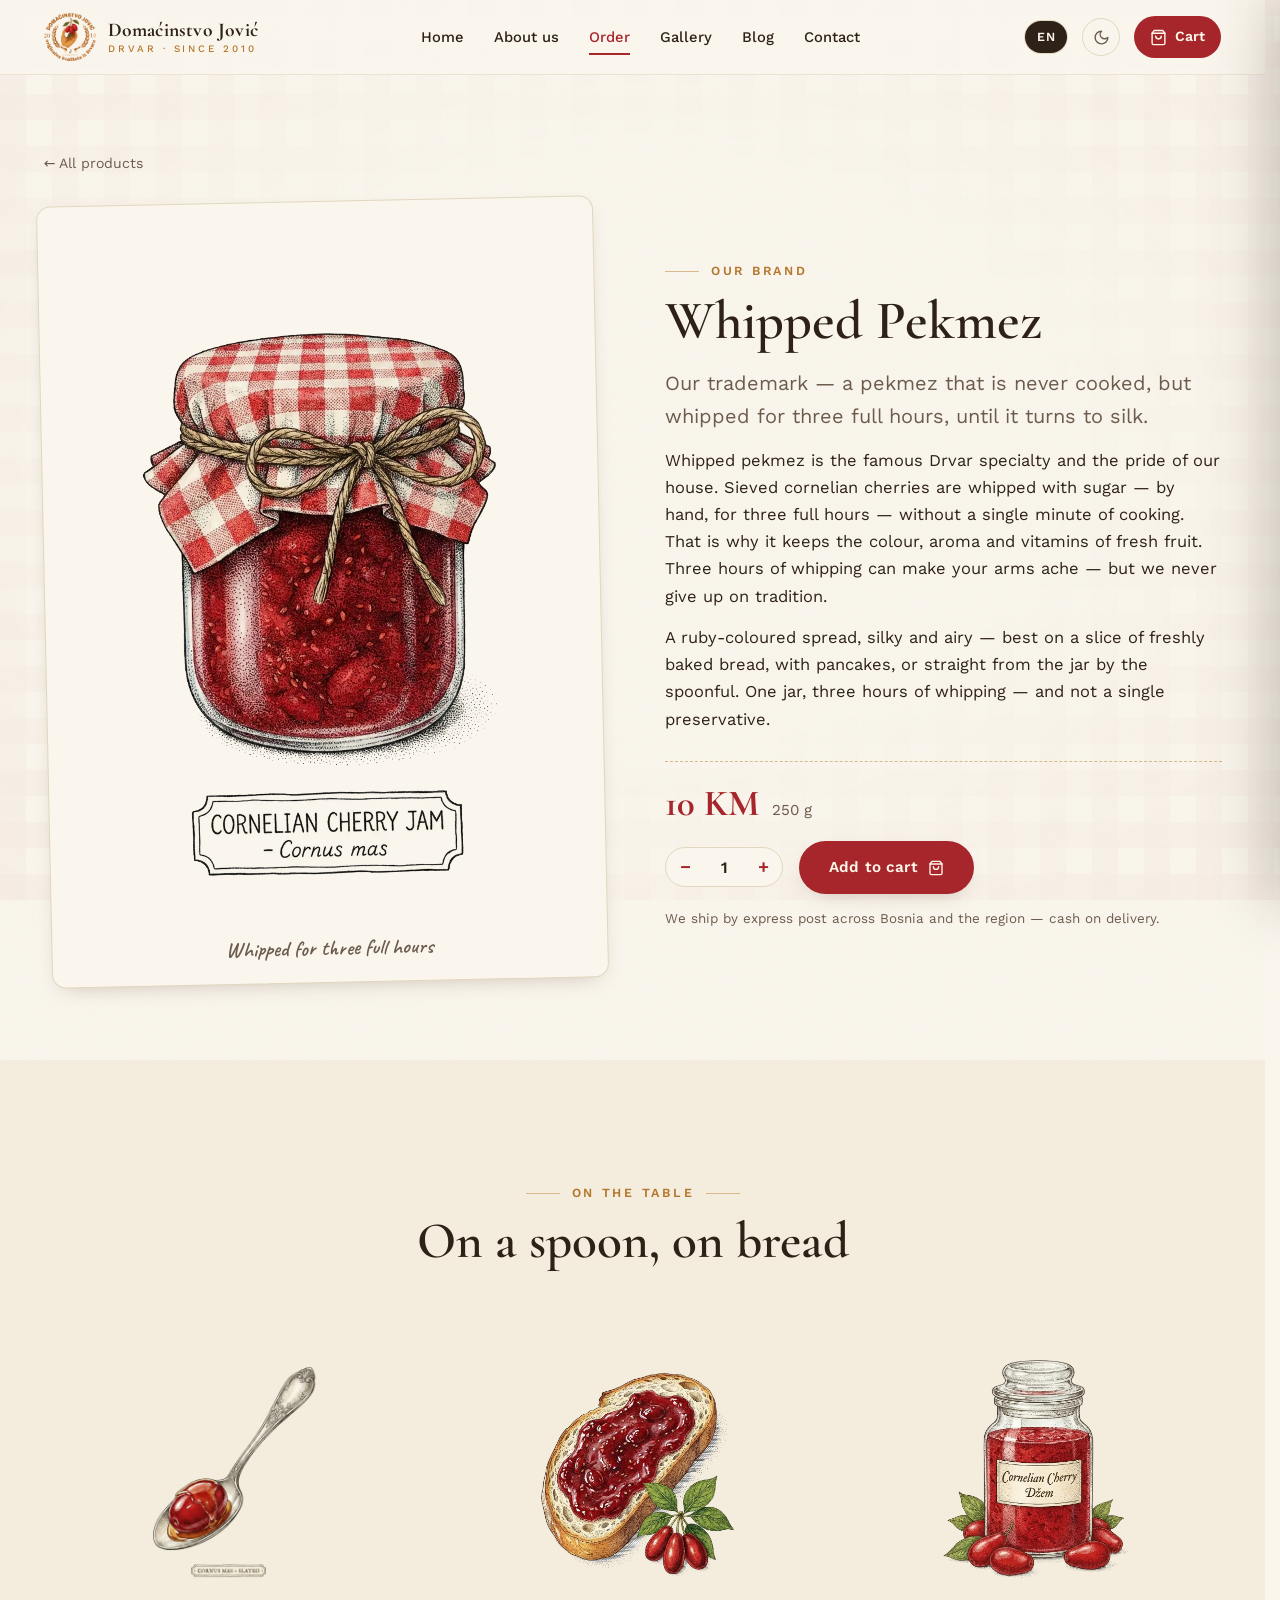
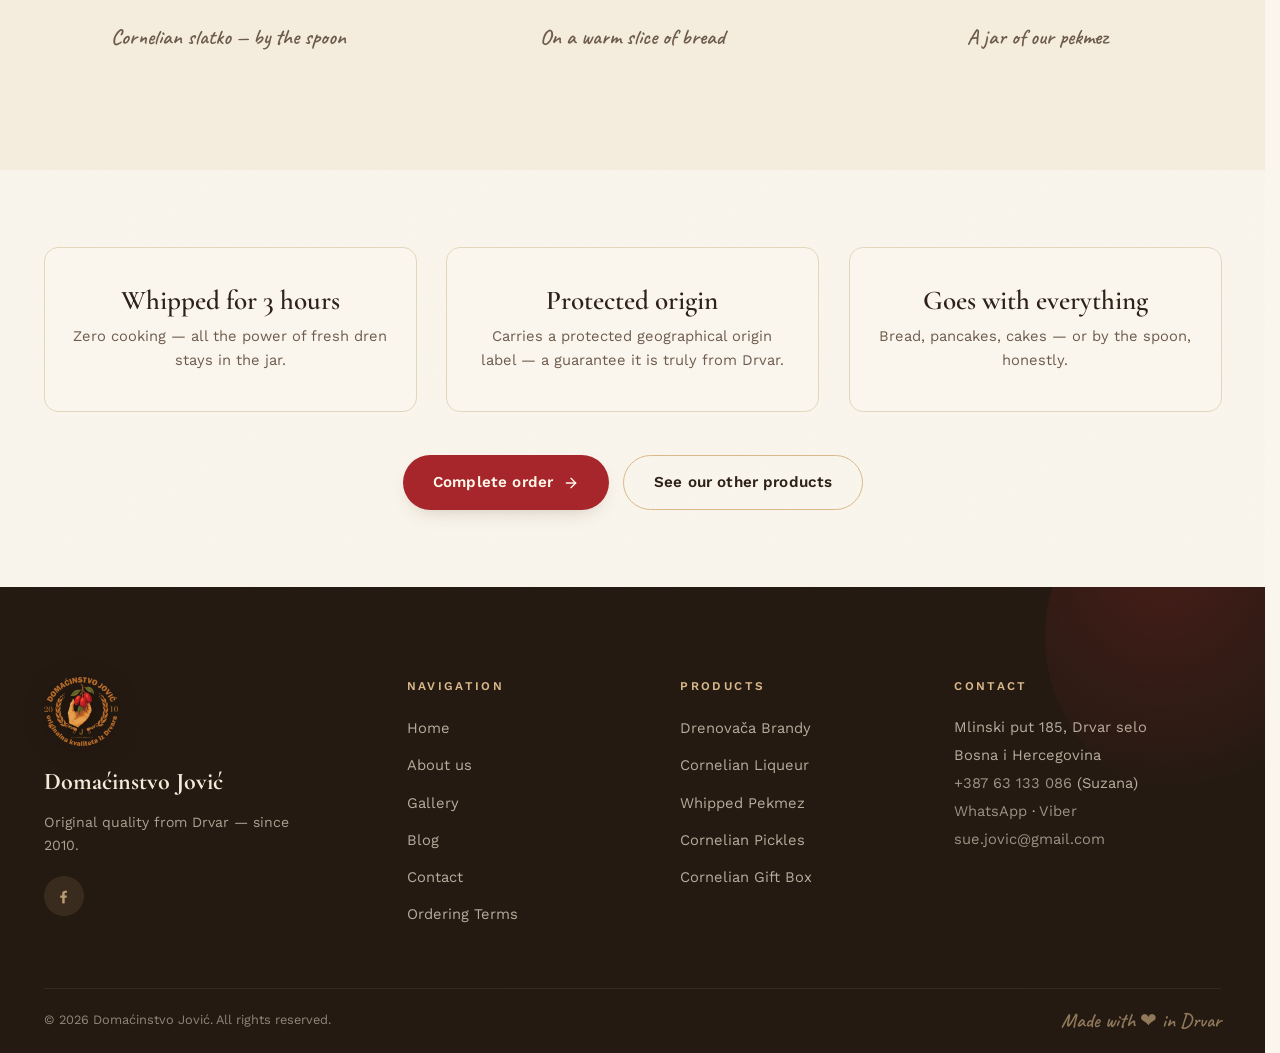
<file: proizvod-pekmez.html>
<!DOCTYPE html>
<html lang="sr" data-lang="sr">
<head>
  <meta charset="UTF-8">
  <meta name="viewport" content="width=device-width, initial-scale=1.0">
  <script>document.documentElement.dataset.lang=localStorage.getItem("dj-lang")||(/^(sr|hr|bs|me|sl|mk)/i.test(navigator.language||"")?"sr":"en");document.documentElement.lang=document.documentElement.dataset.lang;document.documentElement.classList.add("js");var djt=localStorage.getItem("dj-theme")||(matchMedia("(prefers-color-scheme: dark)").matches?"dark":"light");document.documentElement.dataset.theme=djt;</script>
  <title>Mućeni pekmez od drenjine 250 g | Domaćinstvo Jović</title>
  <meta name="description" content="Mućeni pekmez od drenjine — drvarski specijalitet koji se ne kuva, nego muti tri sata. Bez konzervansa. Tegla 250 g — 10 KM. Naručite online.">
  <link rel="canonical" href="https://domacinstvojovic.com/proizvod-pekmez.html">
  <meta property="og:type" content="product">
  <meta property="og:title" content="Mućeni pekmez od drenjine — Domaćinstvo Jović">
  <meta property="og:description" content="Ne kuva se — muti se tri sata. Čuveni drvarski specijalitet, bez konzervansa. Tegla 250 g — 10 KM.">
  <meta property="og:image" content="og-image.jpg">
  <link rel="icon" type="image/png" sizes="32x32" href="favicon-32.png">
  <link rel="apple-touch-icon" href="apple-touch-icon.png">
  <link rel="manifest" href="manifest.webmanifest">
  <link rel="preload" href="fonts/WorkSans-normal-400-latin.woff2" as="font" type="font/woff2" crossorigin>
  <link rel="preload" href="fonts/WorkSans-normal-400-latin-ext.woff2" as="font" type="font/woff2" crossorigin>
  <link rel="preload" href="fonts/WorkSans-normal-600-latin.woff2" as="font" type="font/woff2" crossorigin>
  <link rel="preload" href="fonts/WorkSans-normal-600-latin-ext.woff2" as="font" type="font/woff2" crossorigin>
  <link rel="preload" href="fonts/CormorantGaramond-normal-600-latin.woff2" as="font" type="font/woff2" crossorigin>
  <link rel="preload" href="fonts/CormorantGaramond-normal-600-latin-ext.woff2" as="font" type="font/woff2" crossorigin>
  <link rel="preload" href="fonts/CormorantGaramond-normal-700-latin.woff2" as="font" type="font/woff2" crossorigin>
  <link rel="preload" href="fonts/CormorantGaramond-normal-700-latin-ext.woff2" as="font" type="font/woff2" crossorigin>
  <link rel="stylesheet" href="fonts/fonts.css">
  <link rel="stylesheet" href="css/style.css">
  <script type="application/ld+json">
  {
    "@context": "https://schema.org",
    "@type": "Product",
    "name": "Mućeni pekmez od drenjine 250 g",
    "image": "https://domacinstvojovic.com/img/pekmez.webp",
    "description": "Drvarski specijalitet koji se ne kuva, nego muti tri sata — bez ijednog konzervansa.",
    "brand": { "@type": "Brand", "name": "Domaćinstvo Jović" },
    "offers": { "@type": "Offer", "url": "https://domacinstvojovic.com/proizvod-pekmez.html",
      "price": "10", "priceCurrency": "BAM", "availability": "https://schema.org/InStock" }
  }
  </script>
</head>
<body data-page="product" data-title-en="Whipped Cornelian Pekmez 250 g — Domaćinstvo Jović, Drvar">
  <a class="skip-link" href="#main" data-i18n="a11y.skip">Preskoči na sadržaj</a>

  <!-- ================= HEADER ================= -->
  <header class="header">
    <div class="container header__inner">
      <a href="index.html" class="brand" aria-label="Domaćinstvo Jović — početna">
        <img src="img/logo.webp" alt="Logo Domaćinstva Jović" width="52" height="61">
        <span class="brand__name">Domaćinstvo Jović
          <small data-i18n="brand.small">Drvar · od 2010.</small>
        </span>
      </a>
      <nav class="nav" id="nav" aria-label="Glavna navigacija">
        <a href="index.html" data-i18n="nav.home">Početna</a>
        <a href="o-nama.html" data-i18n="nav.about">O nama</a>
        <a href="narucite.html" class="is-active" data-i18n="nav.shop">Naruči</a>
        <a href="galerija.html" data-i18n="nav.gallery">Galerija</a>
        <a href="blog.html" data-i18n="nav.blog">Blog</a>
        <a href="kontakt.html" data-i18n="nav.contact">Kontakt</a>
      </nav>
      <div class="header__actions">
        <div class="lang-switch" role="group" aria-label="Izbor jezika">
          <button type="button" data-lang="sr" class="is-on">SR</button>
          <button type="button" data-lang="en">EN</button>
        </div>
        <button type="button" class="theme-btn" data-theme-toggle aria-label="Tamna / svijetla tema">
          <svg class="ico-moon" viewBox="0 0 24 24" fill="none" stroke="currentColor" stroke-width="2" stroke-linecap="round" stroke-linejoin="round"><path d="M12 3a6 6 0 0 0 9 9 9 9 0 1 1-9-9Z"/></svg>
          <svg class="ico-sun" viewBox="0 0 24 24" fill="none" stroke="currentColor" stroke-width="2" stroke-linecap="round" stroke-linejoin="round"><circle cx="12" cy="12" r="4"/><path d="M12 2v2"/><path d="M12 20v2"/><path d="m4.93 4.93 1.41 1.41"/><path d="m17.66 17.66 1.41 1.41"/><path d="M2 12h2"/><path d="M20 12h2"/><path d="m6.34 17.66-1.41 1.41"/><path d="m19.07 4.93-1.41 1.41"/></svg>
        </button>
        <button type="button" class="cart-btn" data-open-cart aria-label="Otvori korpu">
          <svg viewBox="0 0 24 24" fill="none" stroke="currentColor" stroke-width="2" stroke-linecap="round" stroke-linejoin="round"><path d="M6 2 3 6v14a2 2 0 0 0 2 2h14a2 2 0 0 0 2-2V6l-3-4Z"/><path d="M3 6h18"/><path d="M16 10a4 4 0 0 1-8 0"/></svg>
          <span class="lbl" data-i18n="nav.cart">Korpa</span>
          <span class="cart-btn__count">0</span>
        </button>
        <button type="button" class="burger" aria-label="Meni" aria-expanded="false">
          <span></span><span></span><span></span>
        </button>
      </div>
    </div>
  </header>

  <main id="main">
    <!-- ================= PROIZVOD ================= -->
    <section class="section section--tight product-hero">
      <img class="deco" src="img/deco-kasika.webp" alt="" aria-hidden="true" style="top:10%; left:2%; --w:150px; --rot:-9deg; --del:1s">
      <img class="deco" src="img/extra/noz-sa-pekmezom.webp" alt="" aria-hidden="true" style="bottom:9%; right:2%; --w:140px; --rot:7deg; --del:6s">
      <div class="container">
        <p class="crumbs"><a href="narucite.html" data-i18n="pp.all">← Svi proizvodi</a></p>
        <div class="split">
          <div class="split__art reveal reveal--left">
            <div class="frame">
              <img class="ill" src="img/pekmez.webp" alt="Mućeni pekmez od drenjine u tegli sa kariranim poklopcem" width="896" height="1200">
              <div class="frame__caption" data-i18n="pp.pekmez.cap">Muti se puna tri sata</div>
            </div>
          </div>
          <div class="split__body reveal" style="--d:.08s">
            <span class="kicker" data-i18n="prod.brand">Naš brend</span>
            <h1 data-i18n="p.pekmez.name">Mućeni pekmez</h1>
            <p class="lead" data-i18n="pp.pekmez.lead">Naš zaštitni znak — pekmez koji se ne kuva, nego se muti puna tri sata, dok ne postane svila.</p>
            <p data-i18n="pp.pekmez.p1">Mućeni pekmez je čuveni drvarski specijalitet i ponos naše kuće. Pasirane drenjine se sa šećerom mute — ručno, puna tri sata — bez ijednog minuta kuvanja. Zato zadržava boju, miris i vitamine svježeg ploda. Ruke od mućenja znaju i zaboljeti, ali od tradicije ne odustajemo.</p>
            <p data-i18n="pp.pekmez.p2">Namaz boje rubina, svilenkast i pjenast — najljepši je na tek ispečenoj kori hljeba, uz palačinke ili kašikom pravo iz tegle. Jedna tegla, tri sata mućenja — i nijedan konzervans.</p>
            <div class="product-buy" data-product="pekmez">
              <div class="product-price"><b>10 KM</b><span data-i18n="p.pekmez.unit">250 g</span></div>
              <div class="product-cta">
                <div class="qty">
                  <button type="button" data-d="-1" aria-label="Manje">−</button>
                  <input type="number" value="1" min="1" readonly aria-label="Količina">
                  <button type="button" data-d="1" aria-label="Više">+</button>
                </div>
                <button type="button" class="btn btn--primary" data-add>
                  <span data-i18n="prod.add">Dodaj u korpu</span>
                  <svg viewBox="0 0 24 24" fill="none" stroke="currentColor" stroke-width="2" stroke-linecap="round" stroke-linejoin="round"><path d="M6 2 3 6v14a2 2 0 0 0 2 2h14a2 2 0 0 0 2-2V6l-3-4Z"/><path d="M3 6h18"/><path d="M16 10a4 4 0 0 1-8 0"/></svg>
                </button>
              </div>
              <p class="product-ship" data-i18n="pp.ship">Šaljemo brzom poštom širom BiH i regiona — plaćanje pouzećem.</p>
            </div>
          </div>
        </div>
      </div>
    </section>

    <!-- ================= NA TRPEZI ================= -->
    <section class="section section--alt">
      <img class="deco" src="img/deco-grana-bobice.webp" alt="" aria-hidden="true" style="top:6%; right:2%; --w:170px; --rot:6deg; --del:3s">
      <img class="deco" src="img/extra/studija-drena-3.webp" alt="" aria-hidden="true" style="bottom:6%; left:2%; --w:135px; --rot:-7deg; --del:9s">
      <div class="container">
        <div class="section-head section-head--center reveal">
          <span class="kicker kicker--center" data-i18n="pp.serveKicker">Na trpezi</span>
          <h2 data-i18n="pp.pekmez.serveT">Na kašiku i na hljeb</h2>
        </div>
        <div class="shots">
          <figure class="reveal" style="--d:.05s">
            <img class="ill" src="img/galerija/g-kasika-slatko.webp" alt="Slatko od drenjine na srebrnoj kašici" loading="lazy">
            <figcaption data-i18n="pp.pekmez.g1">Slatko od drenjine — na kašiku</figcaption>
          </figure>
          <figure class="reveal" style="--d:.12s">
            <img class="ill" src="img/extra/hljeb-sa-dzemom.webp" alt="Kora hljeba namazana mućenim pekmezom od drenjine" loading="lazy">
            <figcaption data-i18n="pp.pekmez.g2">Na toploj kori hljeba</figcaption>
          </figure>
          <figure class="reveal" style="--d:.19s">
            <img class="ill" src="img/extra/tegla-dzema.webp" alt="Tegla mućenog pekmeza od drenjine" loading="lazy">
            <figcaption data-i18n="pp.pekmez.g3">Tegla našeg pekmeza</figcaption>
          </figure>
        </div>
      </div>
    </section>

    <!-- ================= ZAŠTO BAŠ OVAJ ================= -->
    <section class="section section--tight">
      <div class="container" style="text-align:center">
        <div class="benefits" style="text-align:center">
          <div class="benefit reveal" style="--d:.05s">
            <h3 data-i18n="pp.pekmez.f1h">Muti se 3 sata</h3>
            <p data-i18n="pp.pekmez.f1p">Nula kuvanja — sva snaga svježe drenjine ostaje u tegli.</p>
          </div>
          <div class="benefit reveal" style="--d:.12s">
            <h3 data-i18n="pp.pekmez.f2h">Zaštićeno porijeklo</h3>
            <p data-i18n="pp.pekmez.f2p">Nosi oznaku zaštićenog geografskog porijekla — garancija da je pravi, drvarski.</p>
          </div>
          <div class="benefit reveal" style="--d:.19s">
            <h3 data-i18n="pp.pekmez.f3h">Uz sve i svašta</h3>
            <p data-i18n="pp.pekmez.f3p">Hljeb, palačinke, kolači — ili kašikom, iskreno.</p>
          </div>
        </div>
        <div class="hero__cta reveal" style="justify-content:center; margin-top:44px">
          <button type="button" class="btn btn--primary" data-checkout>
            <span data-i18n="cart.checkout">Završi narudžbu</span>
            <svg viewBox="0 0 24 24" fill="none" stroke="currentColor" stroke-width="2" stroke-linecap="round" stroke-linejoin="round"><path d="M5 12h14"/><path d="m12 5 7 7-7 7"/></svg>
          </button>
          <a href="narucite.html" class="btn btn--ghost" data-i18n="pp.others">Pogledajte i ostale proizvode</a>
        </div>
      </div>
    </section>
  </main>

  <!-- ================= FOOTER ================= -->
  <footer class="footer">
    <div class="container">
      <div class="footer__grid">
        <div class="footer__brand">
          <img src="img/logo.webp" alt="Logo Domaćinstva Jović" loading="lazy" width="74" height="87">
          <div class="name">Domaćinstvo Jović</div>
          <p data-i18n="footer.tag">Originalna kvaliteta iz Drvara — od 2010. godine.</p>
          <div class="social">
            <a href="https://www.facebook.com/p/Doma%C4%87instvo-Jovi%C4%87-61557918760663/" target="_blank" rel="noopener" aria-label="Facebook — Domaćinstvo Jović">
              <svg viewBox="0 0 24 24" fill="currentColor"><path d="M13.5 21.9v-6.96h2.33l.44-2.9H13.5v-1.88c0-.79.39-1.57 1.64-1.57h1.27V6.12s-1.15-.2-2.25-.2c-2.3 0-3.8 1.39-3.8 3.91v2.21H7.82v2.9h2.54v6.96a10.1 10.1 0 0 0 3.14 0Z"/></svg>
            </a>
          </div>
        </div>
        <div>
          <h4 data-i18n="footer.nav">Navigacija</h4>
          <ul>
            <li><a href="index.html" data-i18n="nav.home">Početna</a></li>
            <li><a href="o-nama.html" data-i18n="nav.about">O nama</a></li>
            <li><a href="galerija.html" data-i18n="nav.gallery">Galerija</a></li>
            <li><a href="blog.html" data-i18n="nav.blog">Blog</a></li>
            <li><a href="kontakt.html" data-i18n="nav.contact">Kontakt</a></li>
            <li><a href="uslovi.html" data-i18n="nav.terms">Uslovi naručivanja</a></li>
          </ul>
        </div>
        <div>
          <h4 data-i18n="footer.shop">Proizvodi</h4>
          <ul>
            <li><a href="proizvod-rakija.html" data-i18n="p.rakija.name">Drenovača</a></li>
            <li><a href="proizvod-liker.html" data-i18n="p.liker.name">Liker od drenjine</a></li>
            <li><a href="proizvod-pekmez.html" data-i18n="p.pekmez.name">Mućeni pekmez</a></li>
            <li><a href="proizvod-tursija.html" data-i18n="p.tursija.name">Turšija od drenjine</a></li>
            <li><a href="narucite.html#paket" data-i18n="paket.title">Poklon paket od drena</a></li>
          </ul>
        </div>
        <div>
          <h4 data-i18n="footer.contact">Kontakt</h4>
          <address>
            Mlinski put 185, Drvar selo<br>
            Bosna i Hercegovina<br>
            <a href="tel:+38763133086">+387 63 133 086</a> (Suzana)<br>
            <a href="https://wa.me/38763133086" target="_blank" rel="noopener">WhatsApp</a> &middot; <a href="viber://chat?number=%2B38763133086">Viber</a><br>
            <a href="mailto:sue.jovic@gmail.com">sue.jovic@gmail.com</a>
          </address>
        </div>
      </div>
      <div class="footer__bar">
        <span>© <span data-year>2026</span> Domaćinstvo Jović. <span data-i18n="footer.rights">Sva prava zadržana.</span></span>
        <span class="hand" data-i18n="footer.made">Napravljeno sa ❤ u Drvaru</span>
      </div>
    </div>
  </footer>

  <!-- ================= KORPA (drawer) ================= -->
  <div class="drawer-backdrop" id="drawerBackdrop"></div>
  <aside class="drawer" id="cartDrawer" aria-label="Korpa">
    <div class="drawer__head">
      <h3 data-i18n="cart.title">Vaša korpa</h3>
      <button type="button" class="drawer__close" aria-label="Zatvori korpu">✕</button>
    </div>
    <div class="drawer__items" id="cartItems"></div>
    <div class="drawer__foot" id="cartFoot">
      <div class="drawer__total">
        <span data-i18n="cart.total">Ukupno:</span>
        <b id="cartTotal">0 KM</b>
      </div>
      <p class="drawer__note" data-i18n="cart.note">Plaćanje pouzećem ili po dogovoru. Poštarina se obračunava pri potvrdi.</p>
      <button type="button" class="btn btn--primary" data-checkout data-i18n="cart.checkout">Završi narudžbu</button>
    </div>
  </aside>

  <!-- ================= CHECKOUT MODAL ================= -->
  <div class="modal" id="checkoutModal" role="dialog" aria-modal="true" aria-labelledby="coTitle">
    <div class="modal__card">
      <button type="button" class="modal__close" aria-label="Zatvori">✕</button>
      <span class="kicker" data-i18n="shop.kicker">Narudžba</span>
      <h3 id="coTitle" style="margin-top:8px" data-i18n="checkout.title">Završite narudžbu</h3>
      <p style="color:var(--ink-soft); font-size:.92rem; margin-top:8px" data-i18n="checkout.lead">Popunite podatke — narudžbu šaljete jednim klikom, e-mailom ili porukom.</p>

      <div id="checkoutMain">
        <div class="order-summary" id="orderSummary"></div>

        <div class="form">
          <div class="row">
            <div class="field">
              <label for="coName" data-i18n="checkout.name">Ime i prezime</label>
              <input type="text" id="coName" autocomplete="name" required>
            </div>
            <div class="field">
              <label for="coPhone" data-i18n="checkout.phone">Telefon</label>
              <input type="tel" id="coPhone" autocomplete="tel" required>
            </div>
          </div>
          <div class="field">
            <label for="coEmail" data-i18n="checkout.email">E-mail (za potvrdu narudžbe)</label>
            <input type="email" id="coEmail" autocomplete="email" inputmode="email" required>
          </div>
          <div class="field">
            <label for="coAddress" data-i18n="checkout.address">Adresa i mjesto</label>
            <input type="text" id="coAddress" autocomplete="street-address" required>
          </div>
          <div class="field">
            <label for="coCountry" data-i18n="checkout.country">Država</label>
            <select id="coCountry">
              <option value="BA" data-i18n="checkout.countryBA" selected>Bosna i Hercegovina</option>
              <option value="RS" data-i18n="checkout.countryRS">Srbija</option>
            </select>
          </div>
          <div class="field">
            <label for="coNote" data-i18n="checkout.note">Napomena (nije obavezno)</label>
            <textarea id="coNote" rows="3"></textarea>
          </div>
        </div>

        <label class="co-age">
          <input type="checkbox" id="coAge">
          <span data-i18n="checkout.age">Potvrđujem da imam navršenih 18 godina i da smijem naručiti proizvode sa ovog sajta.</span>
        </label>

        <button type="button" class="btn btn--primary" id="sendAuto" style="width:100%; margin-top:20px; font-size:1.05rem; padding-block:16px">
          <span data-i18n="checkout.orderNow">✓ Naruči odmah</span>
        </button>
        <p style="text-align:center; font-size:.78rem; color:var(--ink-soft); margin-top:8px" data-i18n="checkout.autoNote">Narudžba se automatski šalje Domaćinstvu Jović.</p>
        <p style="text-align:center; font-size:.74rem; color:var(--ink-soft); margin-top:4px"><span data-i18n="checkout.terms1">Slanjem narudžbe prihvatate</span> <a href="uslovi.html" target="_blank" rel="noopener" style="color:inherit; text-decoration:underline; text-underline-offset:2px" data-i18n="checkout.terms2">Uslove naručivanja</a>.</p>

        <p class="alt-divider" data-i18n="checkout.alt">— ili pošaljite narudžbu ručno —</p>
        <div class="send-options">
          <button type="button" class="btn btn--ghost btn--sm" id="sendWa" data-i18n="checkout.sendWa">Pošalji WhatsAppom</button>
          <button type="button" class="btn btn--ghost btn--sm" id="sendViber" data-i18n="checkout.sendViber">Pošalji Viberom</button>
          <button type="button" class="btn btn--ghost btn--sm" id="sendEmail" data-i18n="checkout.sendEmail">Pošalji e-mailom</button>
          <button type="button" class="btn btn--ghost btn--sm" id="copyOrder" data-i18n="checkout.copy">Kopiraj narudžbu</button>
        </div>
      </div>

      <div id="orderSuccess" style="display:none; text-align:center; padding:36px 10px">
        <div class="seal" style="position:static; margin:0 auto 20px; width:104px; height:104px; transform:rotate(-6deg)"><span style="font-size:.72rem">Hvala!<br>✓</span></div>
        <h3 data-i18n="checkout.successH">Narudžba je primljena!</h3>
        <p style="color:var(--ink-soft); margin-top:10px" data-i18n="checkout.successP">Hvala na povjerenju — javićemo vam se uskoro radi potvrde i dogovora oko isporuke.</p>
        <button type="button" class="btn btn--dark" id="successClose" style="margin-top:24px" data-i18n="checkout.successOk">U redu</button>
      </div>
    </div>
  </div>

  <script src="js/main.js"></script>
  <script src="js/shop.js"></script>
</body>
</html>
</file>
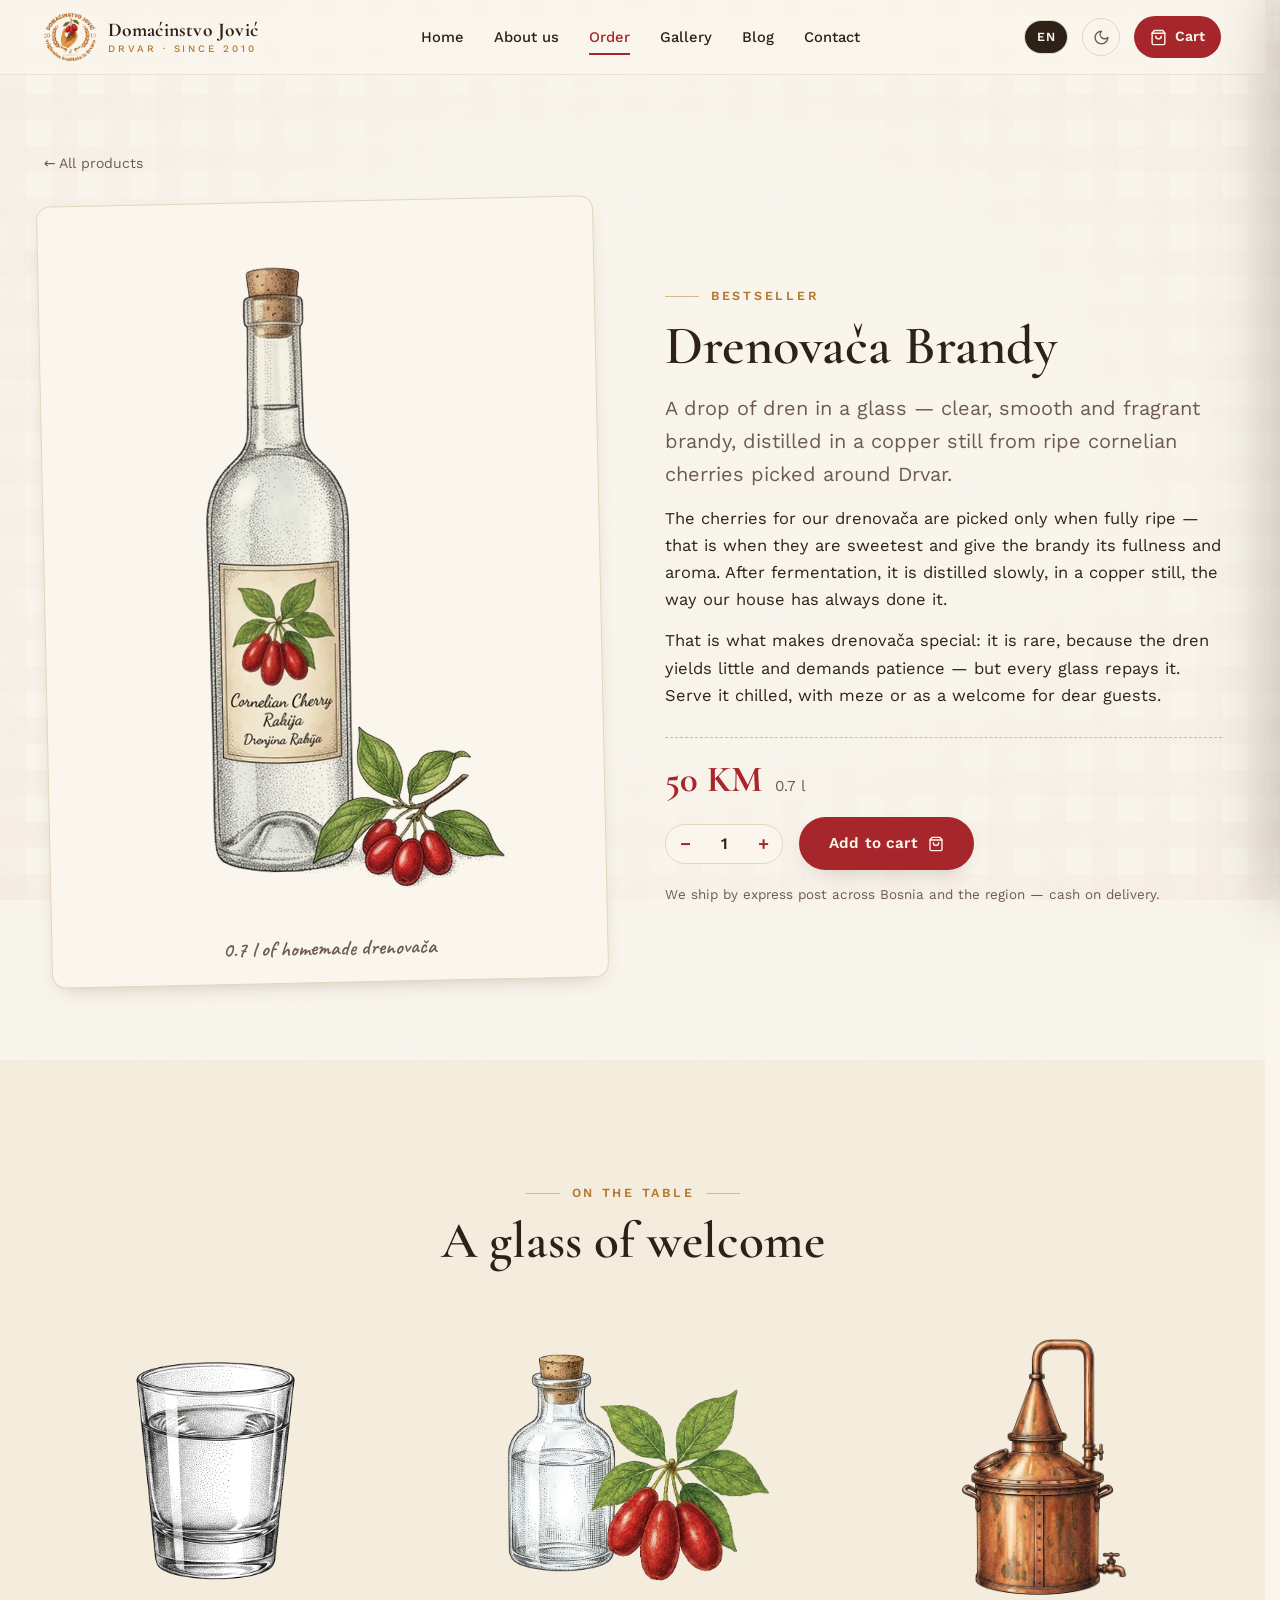
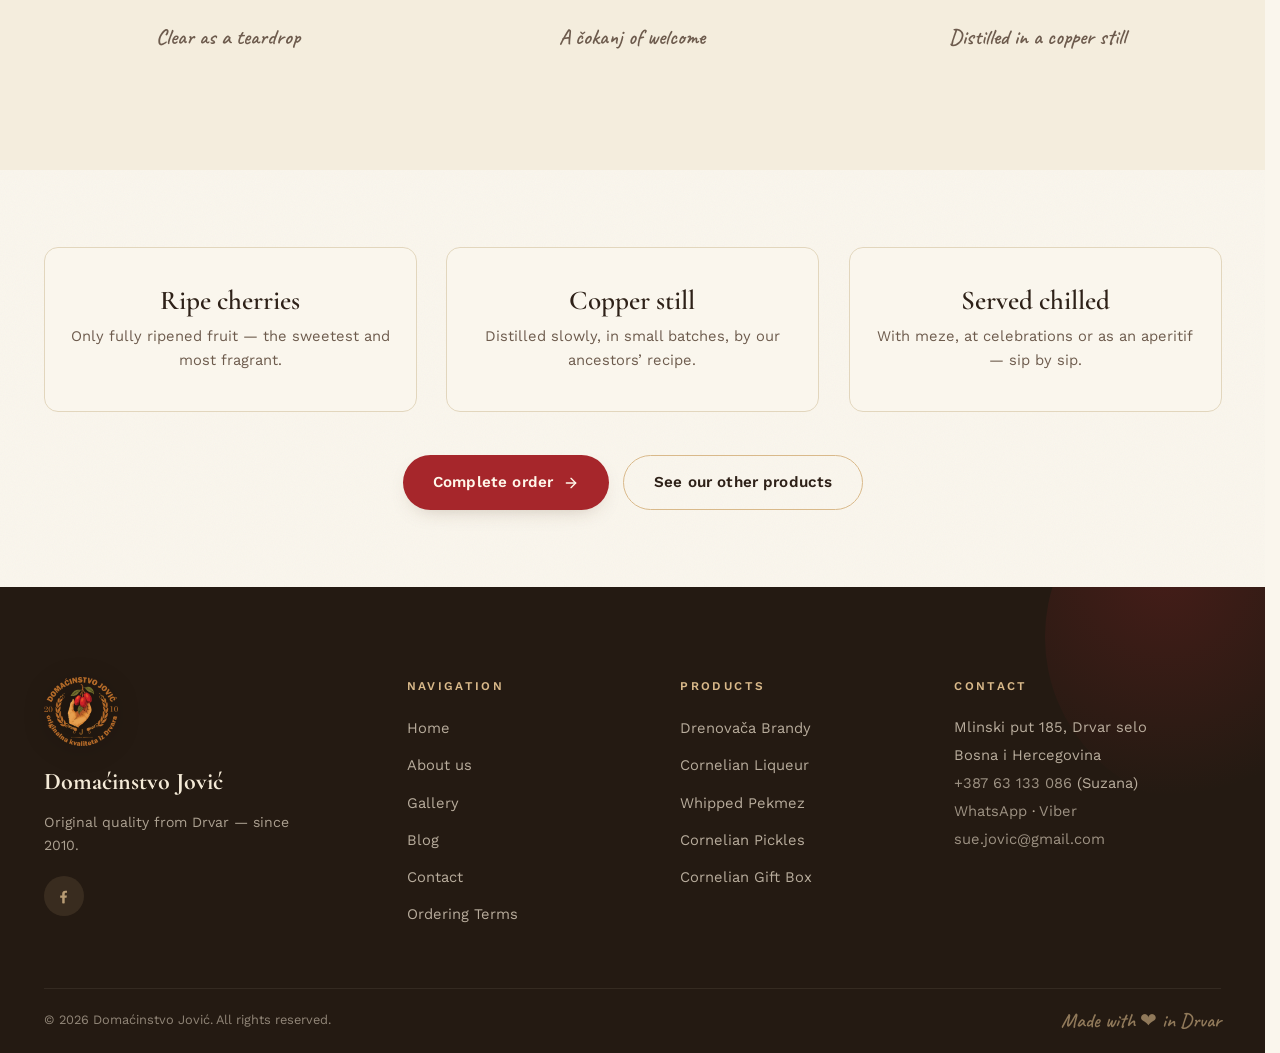
<file: proizvod-rakija.html>
<!DOCTYPE html>
<html lang="sr" data-lang="sr">
<head>
  <meta charset="UTF-8">
  <meta name="viewport" content="width=device-width, initial-scale=1.0">
  <script>document.documentElement.dataset.lang=localStorage.getItem("dj-lang")||(/^(sr|hr|bs|me|sl|mk)/i.test(navigator.language||"")?"sr":"en");document.documentElement.lang=document.documentElement.dataset.lang;document.documentElement.classList.add("js");var djt=localStorage.getItem("dj-theme")||(matchMedia("(prefers-color-scheme: dark)").matches?"dark":"light");document.documentElement.dataset.theme=djt;</script>
  <title>Drenovača — rakija od drenjine 0,7 l | Domaćinstvo Jović</title>
  <meta name="description" content="Drenovača — tradicionalna rakija od drenjine iz Drvara, pečena u bakrenom kazanu od zrelih ručno branih drenjina. Boca 0,7 l — 50 KM. Naručite online.">
  <link rel="canonical" href="https://domacinstvojovic.com/proizvod-rakija.html">
  <meta property="og:type" content="product">
  <meta property="og:title" content="Drenovača — rakija od drenjine — Domaćinstvo Jović">
  <meta property="og:description" content="Tradicionalna rakija od drenjine — bistra, pitka i mirisna. Boca 0,7 l — 50 KM.">
  <meta property="og:image" content="og-image.jpg">
  <link rel="icon" type="image/png" sizes="32x32" href="favicon-32.png">
  <link rel="apple-touch-icon" href="apple-touch-icon.png">
  <link rel="manifest" href="manifest.webmanifest">
  <link rel="preload" href="fonts/WorkSans-normal-400-latin.woff2" as="font" type="font/woff2" crossorigin>
  <link rel="preload" href="fonts/WorkSans-normal-400-latin-ext.woff2" as="font" type="font/woff2" crossorigin>
  <link rel="preload" href="fonts/WorkSans-normal-600-latin.woff2" as="font" type="font/woff2" crossorigin>
  <link rel="preload" href="fonts/WorkSans-normal-600-latin-ext.woff2" as="font" type="font/woff2" crossorigin>
  <link rel="preload" href="fonts/CormorantGaramond-normal-600-latin.woff2" as="font" type="font/woff2" crossorigin>
  <link rel="preload" href="fonts/CormorantGaramond-normal-600-latin-ext.woff2" as="font" type="font/woff2" crossorigin>
  <link rel="preload" href="fonts/CormorantGaramond-normal-700-latin.woff2" as="font" type="font/woff2" crossorigin>
  <link rel="preload" href="fonts/CormorantGaramond-normal-700-latin-ext.woff2" as="font" type="font/woff2" crossorigin>
  <link rel="stylesheet" href="fonts/fonts.css">
  <link rel="stylesheet" href="css/style.css">
  <script type="application/ld+json">
  {
    "@context": "https://schema.org",
    "@type": "Product",
    "name": "Drenovača — rakija od drenjine 0,7 l",
    "image": "https://domacinstvojovic.com/img/rakija.webp",
    "description": "Tradicionalna rakija od drenjine pečena u bakrenom kazanu — bistra, pitka i mirisna.",
    "brand": { "@type": "Brand", "name": "Domaćinstvo Jović" },
    "offers": { "@type": "Offer", "url": "https://domacinstvojovic.com/proizvod-rakija.html",
      "price": "50", "priceCurrency": "BAM", "availability": "https://schema.org/InStock" }
  }
  </script>
</head>
<body data-page="product" data-title-en="Drenovača Brandy 0.7 l — Domaćinstvo Jović, Drvar">
  <a class="skip-link" href="#main" data-i18n="a11y.skip">Preskoči na sadržaj</a>

  <!-- ================= HEADER ================= -->
  <header class="header">
    <div class="container header__inner">
      <a href="index.html" class="brand" aria-label="Domaćinstvo Jović — početna">
        <img src="img/logo.webp" alt="Logo Domaćinstva Jović" width="52" height="61">
        <span class="brand__name">Domaćinstvo Jović
          <small data-i18n="brand.small">Drvar · od 2010.</small>
        </span>
      </a>
      <nav class="nav" id="nav" aria-label="Glavna navigacija">
        <a href="index.html" data-i18n="nav.home">Početna</a>
        <a href="o-nama.html" data-i18n="nav.about">O nama</a>
        <a href="narucite.html" class="is-active" data-i18n="nav.shop">Naruči</a>
        <a href="galerija.html" data-i18n="nav.gallery">Galerija</a>
        <a href="blog.html" data-i18n="nav.blog">Blog</a>
        <a href="kontakt.html" data-i18n="nav.contact">Kontakt</a>
      </nav>
      <div class="header__actions">
        <div class="lang-switch" role="group" aria-label="Izbor jezika">
          <button type="button" data-lang="sr" class="is-on">SR</button>
          <button type="button" data-lang="en">EN</button>
        </div>
        <button type="button" class="theme-btn" data-theme-toggle aria-label="Tamna / svijetla tema">
          <svg class="ico-moon" viewBox="0 0 24 24" fill="none" stroke="currentColor" stroke-width="2" stroke-linecap="round" stroke-linejoin="round"><path d="M12 3a6 6 0 0 0 9 9 9 9 0 1 1-9-9Z"/></svg>
          <svg class="ico-sun" viewBox="0 0 24 24" fill="none" stroke="currentColor" stroke-width="2" stroke-linecap="round" stroke-linejoin="round"><circle cx="12" cy="12" r="4"/><path d="M12 2v2"/><path d="M12 20v2"/><path d="m4.93 4.93 1.41 1.41"/><path d="m17.66 17.66 1.41 1.41"/><path d="M2 12h2"/><path d="M20 12h2"/><path d="m6.34 17.66-1.41 1.41"/><path d="m19.07 4.93-1.41 1.41"/></svg>
        </button>
        <button type="button" class="cart-btn" data-open-cart aria-label="Otvori korpu">
          <svg viewBox="0 0 24 24" fill="none" stroke="currentColor" stroke-width="2" stroke-linecap="round" stroke-linejoin="round"><path d="M6 2 3 6v14a2 2 0 0 0 2 2h14a2 2 0 0 0 2-2V6l-3-4Z"/><path d="M3 6h18"/><path d="M16 10a4 4 0 0 1-8 0"/></svg>
          <span class="lbl" data-i18n="nav.cart">Korpa</span>
          <span class="cart-btn__count">0</span>
        </button>
        <button type="button" class="burger" aria-label="Meni" aria-expanded="false">
          <span></span><span></span><span></span>
        </button>
      </div>
    </div>
  </header>

  <main id="main">
    <!-- ================= PROIZVOD ================= -->
    <section class="section section--tight product-hero">
      <img class="deco" src="img/extra/grane-sa-plodom-2.webp" alt="" aria-hidden="true" style="top:8%; left:2%; --w:170px; --rot:-6deg; --del:2s">
      <img class="deco" src="img/extra/zir-i-ljesnik-1.webp" alt="" aria-hidden="true" style="bottom:8%; right:2%; --w:130px; --rot:7deg; --del:8s">
      <div class="container">
        <p class="crumbs"><a href="narucite.html" data-i18n="pp.all">← Svi proizvodi</a></p>
        <div class="split">
          <div class="split__art reveal reveal--left">
            <div class="frame">
              <img class="ill" src="img/rakija.webp" alt="Rakija drenovača — tradicionalna rakija od drenjine" width="896" height="1200">
              <div class="frame__caption" data-i18n="pp.rakija.cap">0,7 l domaće drenovače</div>
            </div>
          </div>
          <div class="split__body reveal" style="--d:.08s">
            <span class="kicker" data-i18n="prod.bestseller">Najprodavanije</span>
            <h1 data-i18n="p.rakija.name">Drenovača</h1>
            <p class="lead" data-i18n="pp.rakija.lead">Kap drena u čaši — bistra, pitka i mirisna rakija pečena u bakrenom kazanu, od zrelih drenjina ubranih oko Drvara.</p>
            <p data-i18n="pp.rakija.p1">Drenjine za našu drenovaču beremo tek kada sasvim sazru — tada su najslađe i daju rakiji punoću i miris. Nakon vrenja, rakija se peče polako, u bakrenom kazanu, onako kako se u našoj kući oduvijek radilo.</p>
            <p data-i18n="pp.rakija.p2">Zato je drenovača posebna: rijetka je, jer dren rađa malo i traži strpljenje — ali svaka čaša vrati uloženo. Služi se rashlađena, uz meze ili kao dobrodošlica dragim gostima.</p>
            <div class="product-buy" data-product="rakija">
              <div class="product-price"><b>50 KM</b><span data-i18n="p.rakija.unit">0,7 l</span></div>
              <div class="product-cta">
                <div class="qty">
                  <button type="button" data-d="-1" aria-label="Manje">−</button>
                  <input type="number" value="1" min="1" readonly aria-label="Količina">
                  <button type="button" data-d="1" aria-label="Više">+</button>
                </div>
                <button type="button" class="btn btn--primary" data-add>
                  <span data-i18n="prod.add">Dodaj u korpu</span>
                  <svg viewBox="0 0 24 24" fill="none" stroke="currentColor" stroke-width="2" stroke-linecap="round" stroke-linejoin="round"><path d="M6 2 3 6v14a2 2 0 0 0 2 2h14a2 2 0 0 0 2-2V6l-3-4Z"/><path d="M3 6h18"/><path d="M16 10a4 4 0 0 1-8 0"/></svg>
                </button>
              </div>
              <p class="product-ship" data-i18n="pp.ship">Šaljemo brzom poštom širom BiH i regiona — plaćanje pouzećem.</p>
            </div>
          </div>
        </div>
      </div>
    </section>

    <!-- ================= NA TRPEZI ================= -->
    <section class="section section--alt">
      <img class="deco" src="img/extra/studija-drena-2.webp" alt="" aria-hidden="true" style="top:6%; right:2%; --w:150px; --rot:6deg; --del:5s">
      <img class="deco" src="img/extra/dren-single-2.webp" alt="" aria-hidden="true" style="bottom:6%; left:2%; --w:120px; --rot:-6deg; --del:11s">
      <div class="container">
        <div class="section-head section-head--center reveal">
          <span class="kicker kicker--center" data-i18n="pp.serveKicker">Na trpezi</span>
          <h2 data-i18n="pp.rakija.serveT">Čaša dobrodošlice</h2>
        </div>
        <div class="shots">
          <figure class="reveal" style="--d:.05s">
            <img class="ill" src="img/extra/casa-bistre-rakije.webp" alt="Čaša bistre domaće rakije drenovače" loading="lazy">
            <figcaption data-i18n="pp.rakija.g1">Bistra ko suza</figcaption>
          </figure>
          <figure class="reveal" style="--d:.12s">
            <img class="ill" src="img/galerija/g-cokanj.webp" alt="Čokanj sa drenovačom" loading="lazy">
            <figcaption data-i18n="pp.rakija.g2">Čokanj za dobrodošlicu</figcaption>
          </figure>
          <figure class="reveal" style="--d:.19s">
            <img class="ill" src="img/kazan.webp" alt="Bakreni kazan za pečenje rakije" loading="lazy">
            <figcaption data-i18n="pp.rakija.g3">Pečena u bakrenom kazanu</figcaption>
          </figure>
        </div>
      </div>
    </section>

    <!-- ================= ZAŠTO BAŠ OVAJ ================= -->
    <section class="section section--tight">
      <div class="container" style="text-align:center">
        <div class="benefits" style="text-align:center">
          <div class="benefit reveal" style="--d:.05s">
            <h3 data-i18n="pp.rakija.f1h">Zrele drenjine</h3>
            <p data-i18n="pp.rakija.f1p">Samo sasvim zreli plodovi — najslađi i najmirisniji.</p>
          </div>
          <div class="benefit reveal" style="--d:.12s">
            <h3 data-i18n="pp.rakija.f2h">Bakreni kazan</h3>
            <p data-i18n="pp.rakija.f2p">Pečemo polako, u malim serijama, po receptu naših starih.</p>
          </div>
          <div class="benefit reveal" style="--d:.19s">
            <h3 data-i18n="pp.rakija.f3h">Služi se rashlađena</h3>
            <p data-i18n="pp.rakija.f3p">Uz meze, slavlje ili kao aperitiv — kap po kap.</p>
          </div>
        </div>
        <div class="hero__cta reveal" style="justify-content:center; margin-top:44px">
          <button type="button" class="btn btn--primary" data-checkout>
            <span data-i18n="cart.checkout">Završi narudžbu</span>
            <svg viewBox="0 0 24 24" fill="none" stroke="currentColor" stroke-width="2" stroke-linecap="round" stroke-linejoin="round"><path d="M5 12h14"/><path d="m12 5 7 7-7 7"/></svg>
          </button>
          <a href="narucite.html" class="btn btn--ghost" data-i18n="pp.others">Pogledajte i ostale proizvode</a>
        </div>
      </div>
    </section>
  </main>

  <!-- ================= FOOTER ================= -->
  <footer class="footer">
    <div class="container">
      <div class="footer__grid">
        <div class="footer__brand">
          <img src="img/logo.webp" alt="Logo Domaćinstva Jović" loading="lazy" width="74" height="87">
          <div class="name">Domaćinstvo Jović</div>
          <p data-i18n="footer.tag">Originalna kvaliteta iz Drvara — od 2010. godine.</p>
          <div class="social">
            <a href="https://www.facebook.com/p/Doma%C4%87instvo-Jovi%C4%87-61557918760663/" target="_blank" rel="noopener" aria-label="Facebook — Domaćinstvo Jović">
              <svg viewBox="0 0 24 24" fill="currentColor"><path d="M13.5 21.9v-6.96h2.33l.44-2.9H13.5v-1.88c0-.79.39-1.57 1.64-1.57h1.27V6.12s-1.15-.2-2.25-.2c-2.3 0-3.8 1.39-3.8 3.91v2.21H7.82v2.9h2.54v6.96a10.1 10.1 0 0 0 3.14 0Z"/></svg>
            </a>
          </div>
        </div>
        <div>
          <h4 data-i18n="footer.nav">Navigacija</h4>
          <ul>
            <li><a href="index.html" data-i18n="nav.home">Početna</a></li>
            <li><a href="o-nama.html" data-i18n="nav.about">O nama</a></li>
            <li><a href="galerija.html" data-i18n="nav.gallery">Galerija</a></li>
            <li><a href="blog.html" data-i18n="nav.blog">Blog</a></li>
            <li><a href="kontakt.html" data-i18n="nav.contact">Kontakt</a></li>
            <li><a href="uslovi.html" data-i18n="nav.terms">Uslovi naručivanja</a></li>
          </ul>
        </div>
        <div>
          <h4 data-i18n="footer.shop">Proizvodi</h4>
          <ul>
            <li><a href="proizvod-rakija.html" data-i18n="p.rakija.name">Drenovača</a></li>
            <li><a href="proizvod-liker.html" data-i18n="p.liker.name">Liker od drenjine</a></li>
            <li><a href="proizvod-rakija.html" data-i18n="p.pekmez.name">Mućeni pekmez</a></li>
            <li><a href="proizvod-tursija.html" data-i18n="p.tursija.name">Turšija od drenjine</a></li>
            <li><a href="narucite.html#paket" data-i18n="paket.title">Poklon paket od drena</a></li>
          </ul>
        </div>
        <div>
          <h4 data-i18n="footer.contact">Kontakt</h4>
          <address>
            Mlinski put 185, Drvar selo<br>
            Bosna i Hercegovina<br>
            <a href="tel:+38763133086">+387 63 133 086</a> (Suzana)<br>
            <a href="https://wa.me/38763133086" target="_blank" rel="noopener">WhatsApp</a> &middot; <a href="viber://chat?number=%2B38763133086">Viber</a><br>
            <a href="mailto:sue.jovic@gmail.com">sue.jovic@gmail.com</a>
          </address>
        </div>
      </div>
      <div class="footer__bar">
        <span>© <span data-year>2026</span> Domaćinstvo Jović. <span data-i18n="footer.rights">Sva prava zadržana.</span></span>
        <span class="hand" data-i18n="footer.made">Napravljeno sa ❤ u Drvaru</span>
      </div>
    </div>
  </footer>

  <!-- ================= KORPA (drawer) ================= -->
  <div class="drawer-backdrop" id="drawerBackdrop"></div>
  <aside class="drawer" id="cartDrawer" aria-label="Korpa">
    <div class="drawer__head">
      <h3 data-i18n="cart.title">Vaša korpa</h3>
      <button type="button" class="drawer__close" aria-label="Zatvori korpu">✕</button>
    </div>
    <div class="drawer__items" id="cartItems"></div>
    <div class="drawer__foot" id="cartFoot">
      <div class="drawer__total">
        <span data-i18n="cart.total">Ukupno:</span>
        <b id="cartTotal">0 KM</b>
      </div>
      <p class="drawer__note" data-i18n="cart.note">Plaćanje pouzećem ili po dogovoru. Poštarina se obračunava pri potvrdi.</p>
      <button type="button" class="btn btn--primary" data-checkout data-i18n="cart.checkout">Završi narudžbu</button>
    </div>
  </aside>

  <!-- ================= CHECKOUT MODAL ================= -->
  <div class="modal" id="checkoutModal" role="dialog" aria-modal="true" aria-labelledby="coTitle">
    <div class="modal__card">
      <button type="button" class="modal__close" aria-label="Zatvori">✕</button>
      <span class="kicker" data-i18n="shop.kicker">Narudžba</span>
      <h3 id="coTitle" style="margin-top:8px" data-i18n="checkout.title">Završite narudžbu</h3>
      <p style="color:var(--ink-soft); font-size:.92rem; margin-top:8px" data-i18n="checkout.lead">Popunite podatke — narudžbu šaljete jednim klikom, e-mailom ili porukom.</p>

      <div id="checkoutMain">
        <div class="order-summary" id="orderSummary"></div>

        <div class="form">
          <div class="row">
            <div class="field">
              <label for="coName" data-i18n="checkout.name">Ime i prezime</label>
              <input type="text" id="coName" autocomplete="name" required>
            </div>
            <div class="field">
              <label for="coPhone" data-i18n="checkout.phone">Telefon</label>
              <input type="tel" id="coPhone" autocomplete="tel" required>
            </div>
          </div>
          <div class="field">
            <label for="coEmail" data-i18n="checkout.email">E-mail (za potvrdu narudžbe)</label>
            <input type="email" id="coEmail" autocomplete="email" inputmode="email" required>
          </div>
          <div class="field">
            <label for="coAddress" data-i18n="checkout.address">Adresa i mjesto</label>
            <input type="text" id="coAddress" autocomplete="street-address" required>
          </div>
          <div class="field">
            <label for="coCountry" data-i18n="checkout.country">Država</label>
            <select id="coCountry">
              <option value="BA" data-i18n="checkout.countryBA" selected>Bosna i Hercegovina</option>
              <option value="RS" data-i18n="checkout.countryRS">Srbija</option>
            </select>
          </div>
          <div class="field">
            <label for="coNote" data-i18n="checkout.note">Napomena (nije obavezno)</label>
            <textarea id="coNote" rows="3"></textarea>
          </div>
        </div>

        <label class="co-age">
          <input type="checkbox" id="coAge">
          <span data-i18n="checkout.age">Potvrđujem da imam navršenih 18 godina i da smijem naručiti proizvode sa ovog sajta.</span>
        </label>

        <button type="button" class="btn btn--primary" id="sendAuto" style="width:100%; margin-top:20px; font-size:1.05rem; padding-block:16px">
          <span data-i18n="checkout.orderNow">✓ Naruči odmah</span>
        </button>
        <p style="text-align:center; font-size:.78rem; color:var(--ink-soft); margin-top:8px" data-i18n="checkout.autoNote">Narudžba se automatski šalje Domaćinstvu Jović.</p>
        <p style="text-align:center; font-size:.74rem; color:var(--ink-soft); margin-top:4px"><span data-i18n="checkout.terms1">Slanjem narudžbe prihvatate</span> <a href="uslovi.html" target="_blank" rel="noopener" style="color:inherit; text-decoration:underline; text-underline-offset:2px" data-i18n="checkout.terms2">Uslove naručivanja</a>.</p>

        <p class="alt-divider" data-i18n="checkout.alt">— ili pošaljite narudžbu ručno —</p>
        <div class="send-options">
          <button type="button" class="btn btn--ghost btn--sm" id="sendWa" data-i18n="checkout.sendWa">Pošalji WhatsAppom</button>
          <button type="button" class="btn btn--ghost btn--sm" id="sendViber" data-i18n="checkout.sendViber">Pošalji Viberom</button>
          <button type="button" class="btn btn--ghost btn--sm" id="sendEmail" data-i18n="checkout.sendEmail">Pošalji e-mailom</button>
          <button type="button" class="btn btn--ghost btn--sm" id="copyOrder" data-i18n="checkout.copy">Kopiraj narudžbu</button>
        </div>
      </div>

      <div id="orderSuccess" style="display:none; text-align:center; padding:36px 10px">
        <div class="seal" style="position:static; margin:0 auto 20px; width:104px; height:104px; transform:rotate(-6deg)"><span style="font-size:.72rem">Hvala!<br>✓</span></div>
        <h3 data-i18n="checkout.successH">Narudžba je primljena!</h3>
        <p style="color:var(--ink-soft); margin-top:10px" data-i18n="checkout.successP">Hvala na povjerenju — javićemo vam se uskoro radi potvrde i dogovora oko isporuke.</p>
        <button type="button" class="btn btn--dark" id="successClose" style="margin-top:24px" data-i18n="checkout.successOk">U redu</button>
      </div>
    </div>
  </div>

  <script src="js/main.js"></script>
  <script src="js/shop.js"></script>
</body>
</html>
</file>
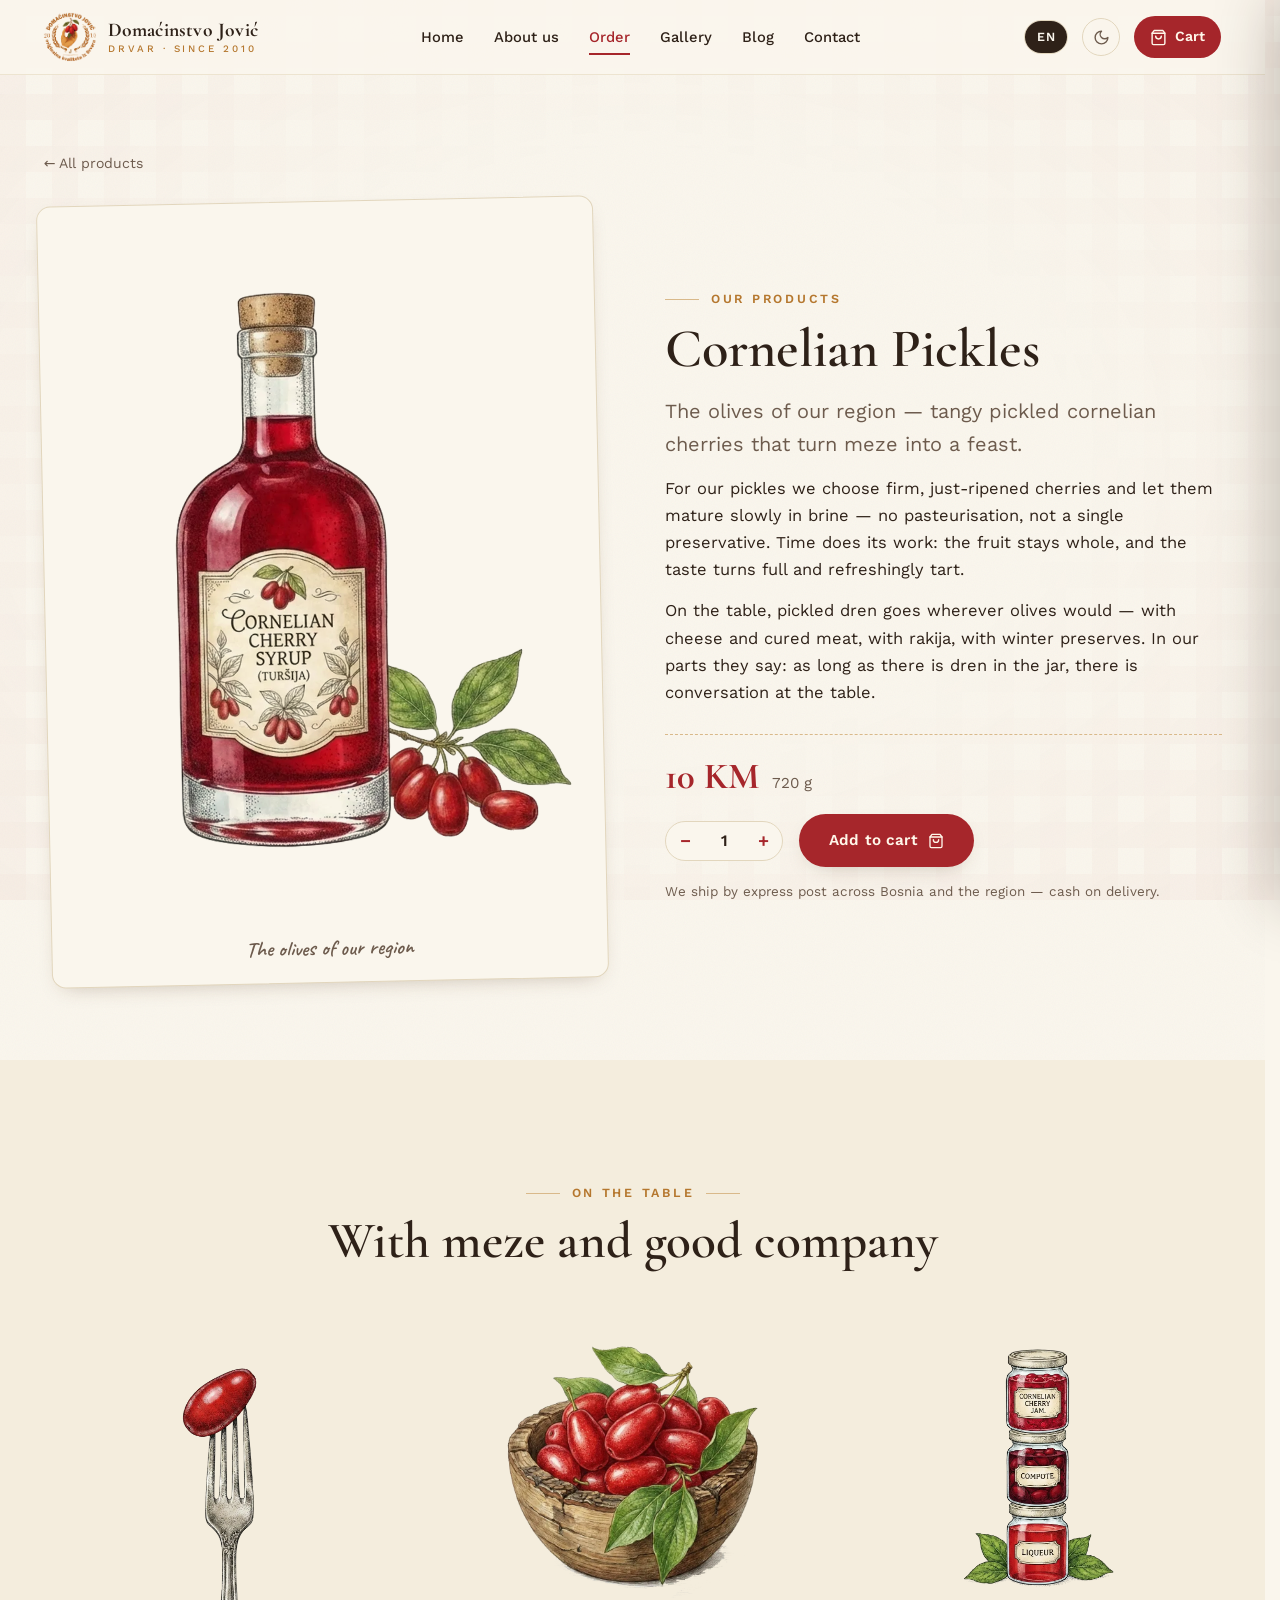
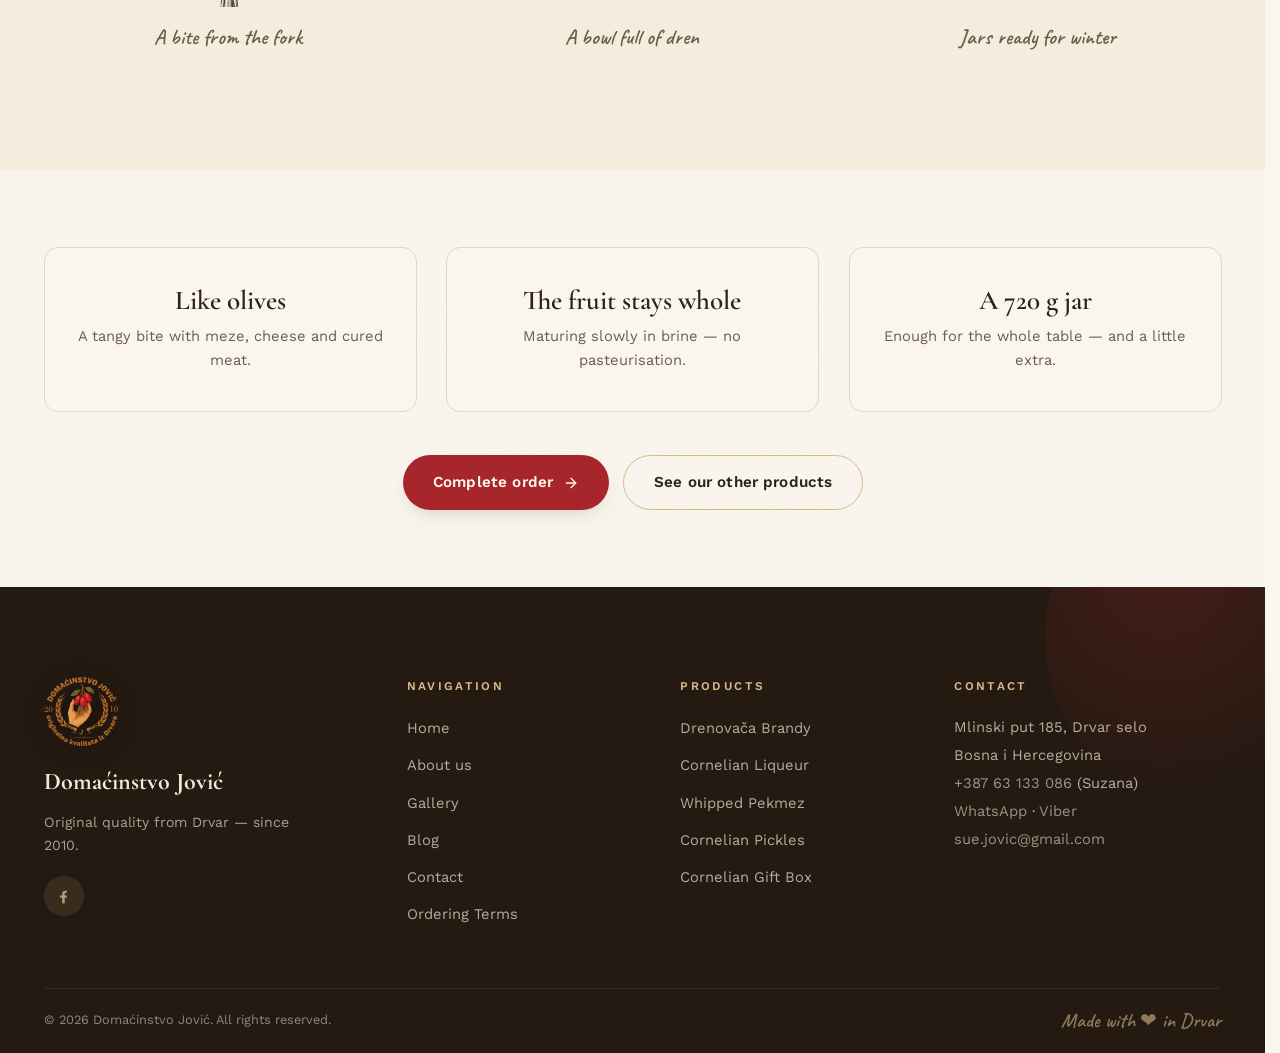
<file: proizvod-tursija.html>
<!DOCTYPE html>
<html lang="sr" data-lang="sr">
<head>
  <meta charset="UTF-8">
  <meta name="viewport" content="width=device-width, initial-scale=1.0">
  <script>document.documentElement.dataset.lang=localStorage.getItem("dj-lang")||(/^(sr|hr|bs|me|sl|mk)/i.test(navigator.language||"")?"sr":"en");document.documentElement.lang=document.documentElement.dataset.lang;document.documentElement.classList.add("js");var djt=localStorage.getItem("dj-theme")||(matchMedia("(prefers-color-scheme: dark)").matches?"dark":"light");document.documentElement.dataset.theme=djt;</script>
  <title>Turšija od drenjine 720 g | Domaćinstvo Jović</title>
  <meta name="description" content="Turšija od drenjine — kiselkasta poslastica uz meze, masline naših krajeva. Tegla 720 g — 10 KM. Naručite online, šaljemo poštom.">
  <link rel="canonical" href="https://domacinstvojovic.com/proizvod-tursija.html">
  <meta property="og:type" content="product">
  <meta property="og:title" content="Turšija od drenjine — Domaćinstvo Jović">
  <meta property="og:description" content="Kiselkasta poslastica uz meze — drenjine kao masline naših krajeva. Tegla 720 g — 10 KM.">
  <meta property="og:image" content="og-image.jpg">
  <link rel="icon" type="image/png" sizes="32x32" href="favicon-32.png">
  <link rel="apple-touch-icon" href="apple-touch-icon.png">
  <link rel="manifest" href="manifest.webmanifest">
  <link rel="preload" href="fonts/WorkSans-normal-400-latin.woff2" as="font" type="font/woff2" crossorigin>
  <link rel="preload" href="fonts/WorkSans-normal-400-latin-ext.woff2" as="font" type="font/woff2" crossorigin>
  <link rel="preload" href="fonts/WorkSans-normal-600-latin.woff2" as="font" type="font/woff2" crossorigin>
  <link rel="preload" href="fonts/WorkSans-normal-600-latin-ext.woff2" as="font" type="font/woff2" crossorigin>
  <link rel="preload" href="fonts/CormorantGaramond-normal-600-latin.woff2" as="font" type="font/woff2" crossorigin>
  <link rel="preload" href="fonts/CormorantGaramond-normal-600-latin-ext.woff2" as="font" type="font/woff2" crossorigin>
  <link rel="preload" href="fonts/CormorantGaramond-normal-700-latin.woff2" as="font" type="font/woff2" crossorigin>
  <link rel="preload" href="fonts/CormorantGaramond-normal-700-latin-ext.woff2" as="font" type="font/woff2" crossorigin>
  <link rel="stylesheet" href="fonts/fonts.css">
  <link rel="stylesheet" href="css/style.css">
  <script type="application/ld+json">
  {
    "@context": "https://schema.org",
    "@type": "Product",
    "name": "Turšija od drenjine 720 g",
    "image": "https://domacinstvojovic.com/img/tursija.webp",
    "description": "Kiselkasta poslastica uz meze — drenjine kao masline naših krajeva.",
    "brand": { "@type": "Brand", "name": "Domaćinstvo Jović" },
    "offers": { "@type": "Offer", "url": "https://domacinstvojovic.com/proizvod-tursija.html",
      "price": "10", "priceCurrency": "BAM", "availability": "https://schema.org/InStock" }
  }
  </script>
</head>
<body data-page="product" data-title-en="Cornelian Cherry Pickles 720 g — Domaćinstvo Jović, Drvar">
  <a class="skip-link" href="#main" data-i18n="a11y.skip">Preskoči na sadržaj</a>

  <!-- ================= HEADER ================= -->
  <header class="header">
    <div class="container header__inner">
      <a href="index.html" class="brand" aria-label="Domaćinstvo Jović — početna">
        <img src="img/logo.webp" alt="Logo Domaćinstva Jović" width="52" height="61">
        <span class="brand__name">Domaćinstvo Jović
          <small data-i18n="brand.small">Drvar · od 2010.</small>
        </span>
      </a>
      <nav class="nav" id="nav" aria-label="Glavna navigacija">
        <a href="index.html" data-i18n="nav.home">Početna</a>
        <a href="o-nama.html" data-i18n="nav.about">O nama</a>
        <a href="narucite.html" class="is-active" data-i18n="nav.shop">Naruči</a>
        <a href="galerija.html" data-i18n="nav.gallery">Galerija</a>
        <a href="blog.html" data-i18n="nav.blog">Blog</a>
        <a href="kontakt.html" data-i18n="nav.contact">Kontakt</a>
      </nav>
      <div class="header__actions">
        <div class="lang-switch" role="group" aria-label="Izbor jezika">
          <button type="button" data-lang="sr" class="is-on">SR</button>
          <button type="button" data-lang="en">EN</button>
        </div>
        <button type="button" class="theme-btn" data-theme-toggle aria-label="Tamna / svijetla tema">
          <svg class="ico-moon" viewBox="0 0 24 24" fill="none" stroke="currentColor" stroke-width="2" stroke-linecap="round" stroke-linejoin="round"><path d="M12 3a6 6 0 0 0 9 9 9 9 0 1 1-9-9Z"/></svg>
          <svg class="ico-sun" viewBox="0 0 24 24" fill="none" stroke="currentColor" stroke-width="2" stroke-linecap="round" stroke-linejoin="round"><circle cx="12" cy="12" r="4"/><path d="M12 2v2"/><path d="M12 20v2"/><path d="m4.93 4.93 1.41 1.41"/><path d="m17.66 17.66 1.41 1.41"/><path d="M2 12h2"/><path d="M20 12h2"/><path d="m6.34 17.66-1.41 1.41"/><path d="m19.07 4.93-1.41 1.41"/></svg>
        </button>
        <button type="button" class="cart-btn" data-open-cart aria-label="Otvori korpu">
          <svg viewBox="0 0 24 24" fill="none" stroke="currentColor" stroke-width="2" stroke-linecap="round" stroke-linejoin="round"><path d="M6 2 3 6v14a2 2 0 0 0 2 2h14a2 2 0 0 0 2-2V6l-3-4Z"/><path d="M3 6h18"/><path d="M16 10a4 4 0 0 1-8 0"/></svg>
          <span class="lbl" data-i18n="nav.cart">Korpa</span>
          <span class="cart-btn__count">0</span>
        </button>
        <button type="button" class="burger" aria-label="Meni" aria-expanded="false">
          <span></span><span></span><span></span>
        </button>
      </div>
    </div>
  </header>

  <main id="main">
    <!-- ================= PROIZVOD ================= -->
    <section class="section section--tight product-hero">
      <img class="deco" src="img/extra/debela-grana.webp" alt="" aria-hidden="true" style="top:8%; left:2%; --w:170px; --rot:-5deg; --del:2s">
      <img class="deco" src="img/extra/zir-i-ljesnik-3.webp" alt="" aria-hidden="true" style="bottom:8%; right:2%; --w:125px; --rot:8deg; --del:9s">
      <div class="container">
        <p class="crumbs"><a href="narucite.html" data-i18n="pp.all">← Svi proizvodi</a></p>
        <div class="split">
          <div class="split__art reveal reveal--left">
            <div class="frame">
              <img class="ill" src="img/tursija.webp" alt="Turšija od drenjine — domaći sirup od drenjine u boci" width="896" height="1200">
              <div class="frame__caption" data-i18n="pp.tursija.cap">Masline naših krajeva</div>
            </div>
          </div>
          <div class="split__body reveal" style="--d:.08s">
            <span class="kicker" data-i18n="prod.kicker">Naši proizvodi</span>
            <h1 data-i18n="p.tursija.name">Turšija od drenjine</h1>
            <p class="lead" data-i18n="pp.tursija.lead">Masline naših krajeva — kiselkaste drenjine iz tegle koje meze pretvaraju u gozbu.</p>
            <p data-i18n="pp.tursija.p1">Za turšiju biramo čvrste, tek pristigle drenjine i ostavljamo ih da polako zru u nalivu — bez pasterizacije i bez ijednog konzervansa. Vrijeme uradi svoje: plod ostane cijel, a ukus postane pun i osvježavajuće kiselkast.</p>
            <p data-i18n="pp.tursija.p2">Na trpezi turšija ide tamo gdje bi i masline — uz sir i suho meso, uz rakiju, uz zimnicu. U našem kraju kaže se: dok ima drena u tegli, ima i razgovora za stolom.</p>
            <div class="product-buy" data-product="tursija">
              <div class="product-price"><b>10 KM</b><span data-i18n="p.tursija.unit">720 g</span></div>
              <div class="product-cta">
                <div class="qty">
                  <button type="button" data-d="-1" aria-label="Manje">−</button>
                  <input type="number" value="1" min="1" readonly aria-label="Količina">
                  <button type="button" data-d="1" aria-label="Više">+</button>
                </div>
                <button type="button" class="btn btn--primary" data-add>
                  <span data-i18n="prod.add">Dodaj u korpu</span>
                  <svg viewBox="0 0 24 24" fill="none" stroke="currentColor" stroke-width="2" stroke-linecap="round" stroke-linejoin="round"><path d="M6 2 3 6v14a2 2 0 0 0 2 2h14a2 2 0 0 0 2-2V6l-3-4Z"/><path d="M3 6h18"/><path d="M16 10a4 4 0 0 1-8 0"/></svg>
                </button>
              </div>
              <p class="product-ship" data-i18n="pp.ship">Šaljemo brzom poštom širom BiH i regiona — plaćanje pouzećem.</p>
            </div>
          </div>
        </div>
      </div>
    </section>

    <!-- ================= NA TRPEZI ================= -->
    <section class="section section--alt">
      <img class="deco" src="img/extra/rustika.webp" alt="" aria-hidden="true" style="top:6%; right:2%; --w:150px; --rot:6deg; --del:5s">
      <img class="deco" src="img/extra/ilustracija-drena.webp" alt="" aria-hidden="true" style="bottom:6%; left:2%; --w:140px; --rot:-7deg; --del:12s">
      <div class="container">
        <div class="section-head section-head--center reveal">
          <span class="kicker kicker--center" data-i18n="pp.serveKicker">Na trpezi</span>
          <h2 data-i18n="pp.tursija.serveT">Uz meze i dobru riječ</h2>
        </div>
        <div class="shots">
          <figure class="reveal" style="--d:.05s">
            <img class="ill" src="img/extra/drenjina-na-viljusci.webp" alt="Drenjina iz turšije na viljušci" loading="lazy">
            <figcaption data-i18n="pp.tursija.g1">Zalogaj s viljuške</figcaption>
          </figure>
          <figure class="reveal" style="--d:.12s">
            <img class="ill" src="img/galerija/g-cinija.webp" alt="Činija puna drenjina" loading="lazy">
            <figcaption data-i18n="pp.tursija.g2">Puna činija drenjina</figcaption>
          </figure>
          <figure class="reveal" style="--d:.19s">
            <img class="ill" src="img/extra/tegle-proizvoda-2.webp" alt="Tegle turšije od drenjine vezane kanapom" loading="lazy">
            <figcaption data-i18n="pp.tursija.g3">Tegle spremne za zimu</figcaption>
          </figure>
        </div>
      </div>
    </section>

    <!-- ================= ZAŠTO BAŠ OVAJ ================= -->
    <section class="section section--tight">
      <div class="container" style="text-align:center">
        <div class="benefits" style="text-align:center">
          <div class="benefit reveal" style="--d:.05s">
            <h3 data-i18n="pp.tursija.f1h">Kao masline</h3>
            <p data-i18n="pp.tursija.f1p">Kiselkast zalogaj uz meze, sir i suho meso.</p>
          </div>
          <div class="benefit reveal" style="--d:.12s">
            <h3 data-i18n="pp.tursija.f2h">Plod ostaje cijel</h3>
            <p data-i18n="pp.tursija.f2p">Zri polako u nalivu — bez pasterizacije.</p>
          </div>
          <div class="benefit reveal" style="--d:.19s">
            <h3 data-i18n="pp.tursija.f3h">Tegla od 720 g</h3>
            <p data-i18n="pp.tursija.f3p">Dovoljno za cijelu trpezu — i još malo preko.</p>
          </div>
        </div>
        <div class="hero__cta reveal" style="justify-content:center; margin-top:44px">
          <button type="button" class="btn btn--primary" data-checkout>
            <span data-i18n="cart.checkout">Završi narudžbu</span>
            <svg viewBox="0 0 24 24" fill="none" stroke="currentColor" stroke-width="2" stroke-linecap="round" stroke-linejoin="round"><path d="M5 12h14"/><path d="m12 5 7 7-7 7"/></svg>
          </button>
          <a href="narucite.html" class="btn btn--ghost" data-i18n="pp.others">Pogledajte i ostale proizvode</a>
        </div>
      </div>
    </section>
  </main>

  <!-- ================= FOOTER ================= -->
  <footer class="footer">
    <div class="container">
      <div class="footer__grid">
        <div class="footer__brand">
          <img src="img/logo.webp" alt="Logo Domaćinstva Jović" loading="lazy" width="74" height="87">
          <div class="name">Domaćinstvo Jović</div>
          <p data-i18n="footer.tag">Originalna kvaliteta iz Drvara — od 2010. godine.</p>
          <div class="social">
            <a href="https://www.facebook.com/p/Doma%C4%87instvo-Jovi%C4%87-61557918760663/" target="_blank" rel="noopener" aria-label="Facebook — Domaćinstvo Jović">
              <svg viewBox="0 0 24 24" fill="currentColor"><path d="M13.5 21.9v-6.96h2.33l.44-2.9H13.5v-1.88c0-.79.39-1.57 1.64-1.57h1.27V6.12s-1.15-.2-2.25-.2c-2.3 0-3.8 1.39-3.8 3.91v2.21H7.82v2.9h2.54v6.96a10.1 10.1 0 0 0 3.14 0Z"/></svg>
            </a>
          </div>
        </div>
        <div>
          <h4 data-i18n="footer.nav">Navigacija</h4>
          <ul>
            <li><a href="index.html" data-i18n="nav.home">Početna</a></li>
            <li><a href="o-nama.html" data-i18n="nav.about">O nama</a></li>
            <li><a href="galerija.html" data-i18n="nav.gallery">Galerija</a></li>
            <li><a href="blog.html" data-i18n="nav.blog">Blog</a></li>
            <li><a href="kontakt.html" data-i18n="nav.contact">Kontakt</a></li>
            <li><a href="uslovi.html" data-i18n="nav.terms">Uslovi naručivanja</a></li>
          </ul>
        </div>
        <div>
          <h4 data-i18n="footer.shop">Proizvodi</h4>
          <ul>
            <li><a href="proizvod-rakija.html" data-i18n="p.rakija.name">Drenovača</a></li>
            <li><a href="proizvod-liker.html" data-i18n="p.liker.name">Liker od drenjine</a></li>
            <li><a href="proizvod-tursija.html" data-i18n="p.pekmez.name">Mućeni pekmez</a></li>
            <li><a href="proizvod-tursija.html" data-i18n="p.tursija.name">Turšija od drenjine</a></li>
            <li><a href="narucite.html#paket" data-i18n="paket.title">Poklon paket od drena</a></li>
          </ul>
        </div>
        <div>
          <h4 data-i18n="footer.contact">Kontakt</h4>
          <address>
            Mlinski put 185, Drvar selo<br>
            Bosna i Hercegovina<br>
            <a href="tel:+38763133086">+387 63 133 086</a> (Suzana)<br>
            <a href="https://wa.me/38763133086" target="_blank" rel="noopener">WhatsApp</a> &middot; <a href="viber://chat?number=%2B38763133086">Viber</a><br>
            <a href="mailto:sue.jovic@gmail.com">sue.jovic@gmail.com</a>
          </address>
        </div>
      </div>
      <div class="footer__bar">
        <span>© <span data-year>2026</span> Domaćinstvo Jović. <span data-i18n="footer.rights">Sva prava zadržana.</span></span>
        <span class="hand" data-i18n="footer.made">Napravljeno sa ❤ u Drvaru</span>
      </div>
    </div>
  </footer>

  <!-- ================= KORPA (drawer) ================= -->
  <div class="drawer-backdrop" id="drawerBackdrop"></div>
  <aside class="drawer" id="cartDrawer" aria-label="Korpa">
    <div class="drawer__head">
      <h3 data-i18n="cart.title">Vaša korpa</h3>
      <button type="button" class="drawer__close" aria-label="Zatvori korpu">✕</button>
    </div>
    <div class="drawer__items" id="cartItems"></div>
    <div class="drawer__foot" id="cartFoot">
      <div class="drawer__total">
        <span data-i18n="cart.total">Ukupno:</span>
        <b id="cartTotal">0 KM</b>
      </div>
      <p class="drawer__note" data-i18n="cart.note">Plaćanje pouzećem ili po dogovoru. Poštarina se obračunava pri potvrdi.</p>
      <button type="button" class="btn btn--primary" data-checkout data-i18n="cart.checkout">Završi narudžbu</button>
    </div>
  </aside>

  <!-- ================= CHECKOUT MODAL ================= -->
  <div class="modal" id="checkoutModal" role="dialog" aria-modal="true" aria-labelledby="coTitle">
    <div class="modal__card">
      <button type="button" class="modal__close" aria-label="Zatvori">✕</button>
      <span class="kicker" data-i18n="shop.kicker">Narudžba</span>
      <h3 id="coTitle" style="margin-top:8px" data-i18n="checkout.title">Završite narudžbu</h3>
      <p style="color:var(--ink-soft); font-size:.92rem; margin-top:8px" data-i18n="checkout.lead">Popunite podatke — narudžbu šaljete jednim klikom, e-mailom ili porukom.</p>

      <div id="checkoutMain">
        <div class="order-summary" id="orderSummary"></div>

        <div class="form">
          <div class="row">
            <div class="field">
              <label for="coName" data-i18n="checkout.name">Ime i prezime</label>
              <input type="text" id="coName" autocomplete="name" required>
            </div>
            <div class="field">
              <label for="coPhone" data-i18n="checkout.phone">Telefon</label>
              <input type="tel" id="coPhone" autocomplete="tel" required>
            </div>
          </div>
          <div class="field">
            <label for="coEmail" data-i18n="checkout.email">E-mail (za potvrdu narudžbe)</label>
            <input type="email" id="coEmail" autocomplete="email" inputmode="email" required>
          </div>
          <div class="field">
            <label for="coAddress" data-i18n="checkout.address">Adresa i mjesto</label>
            <input type="text" id="coAddress" autocomplete="street-address" required>
          </div>
          <div class="field">
            <label for="coCountry" data-i18n="checkout.country">Država</label>
            <select id="coCountry">
              <option value="BA" data-i18n="checkout.countryBA" selected>Bosna i Hercegovina</option>
              <option value="RS" data-i18n="checkout.countryRS">Srbija</option>
            </select>
          </div>
          <div class="field">
            <label for="coNote" data-i18n="checkout.note">Napomena (nije obavezno)</label>
            <textarea id="coNote" rows="3"></textarea>
          </div>
        </div>

        <label class="co-age">
          <input type="checkbox" id="coAge">
          <span data-i18n="checkout.age">Potvrđujem da imam navršenih 18 godina i da smijem naručiti proizvode sa ovog sajta.</span>
        </label>

        <button type="button" class="btn btn--primary" id="sendAuto" style="width:100%; margin-top:20px; font-size:1.05rem; padding-block:16px">
          <span data-i18n="checkout.orderNow">✓ Naruči odmah</span>
        </button>
        <p style="text-align:center; font-size:.78rem; color:var(--ink-soft); margin-top:8px" data-i18n="checkout.autoNote">Narudžba se automatski šalje Domaćinstvu Jović.</p>
        <p style="text-align:center; font-size:.74rem; color:var(--ink-soft); margin-top:4px"><span data-i18n="checkout.terms1">Slanjem narudžbe prihvatate</span> <a href="uslovi.html" target="_blank" rel="noopener" style="color:inherit; text-decoration:underline; text-underline-offset:2px" data-i18n="checkout.terms2">Uslove naručivanja</a>.</p>

        <p class="alt-divider" data-i18n="checkout.alt">— ili pošaljite narudžbu ručno —</p>
        <div class="send-options">
          <button type="button" class="btn btn--ghost btn--sm" id="sendWa" data-i18n="checkout.sendWa">Pošalji WhatsAppom</button>
          <button type="button" class="btn btn--ghost btn--sm" id="sendViber" data-i18n="checkout.sendViber">Pošalji Viberom</button>
          <button type="button" class="btn btn--ghost btn--sm" id="sendEmail" data-i18n="checkout.sendEmail">Pošalji e-mailom</button>
          <button type="button" class="btn btn--ghost btn--sm" id="copyOrder" data-i18n="checkout.copy">Kopiraj narudžbu</button>
        </div>
      </div>

      <div id="orderSuccess" style="display:none; text-align:center; padding:36px 10px">
        <div class="seal" style="position:static; margin:0 auto 20px; width:104px; height:104px; transform:rotate(-6deg)"><span style="font-size:.72rem">Hvala!<br>✓</span></div>
        <h3 data-i18n="checkout.successH">Narudžba je primljena!</h3>
        <p style="color:var(--ink-soft); margin-top:10px" data-i18n="checkout.successP">Hvala na povjerenju — javićemo vam se uskoro radi potvrde i dogovora oko isporuke.</p>
        <button type="button" class="btn btn--dark" id="successClose" style="margin-top:24px" data-i18n="checkout.successOk">U redu</button>
      </div>
    </div>
  </div>

  <script src="js/main.js"></script>
  <script src="js/shop.js"></script>
</body>
</html>
</file>
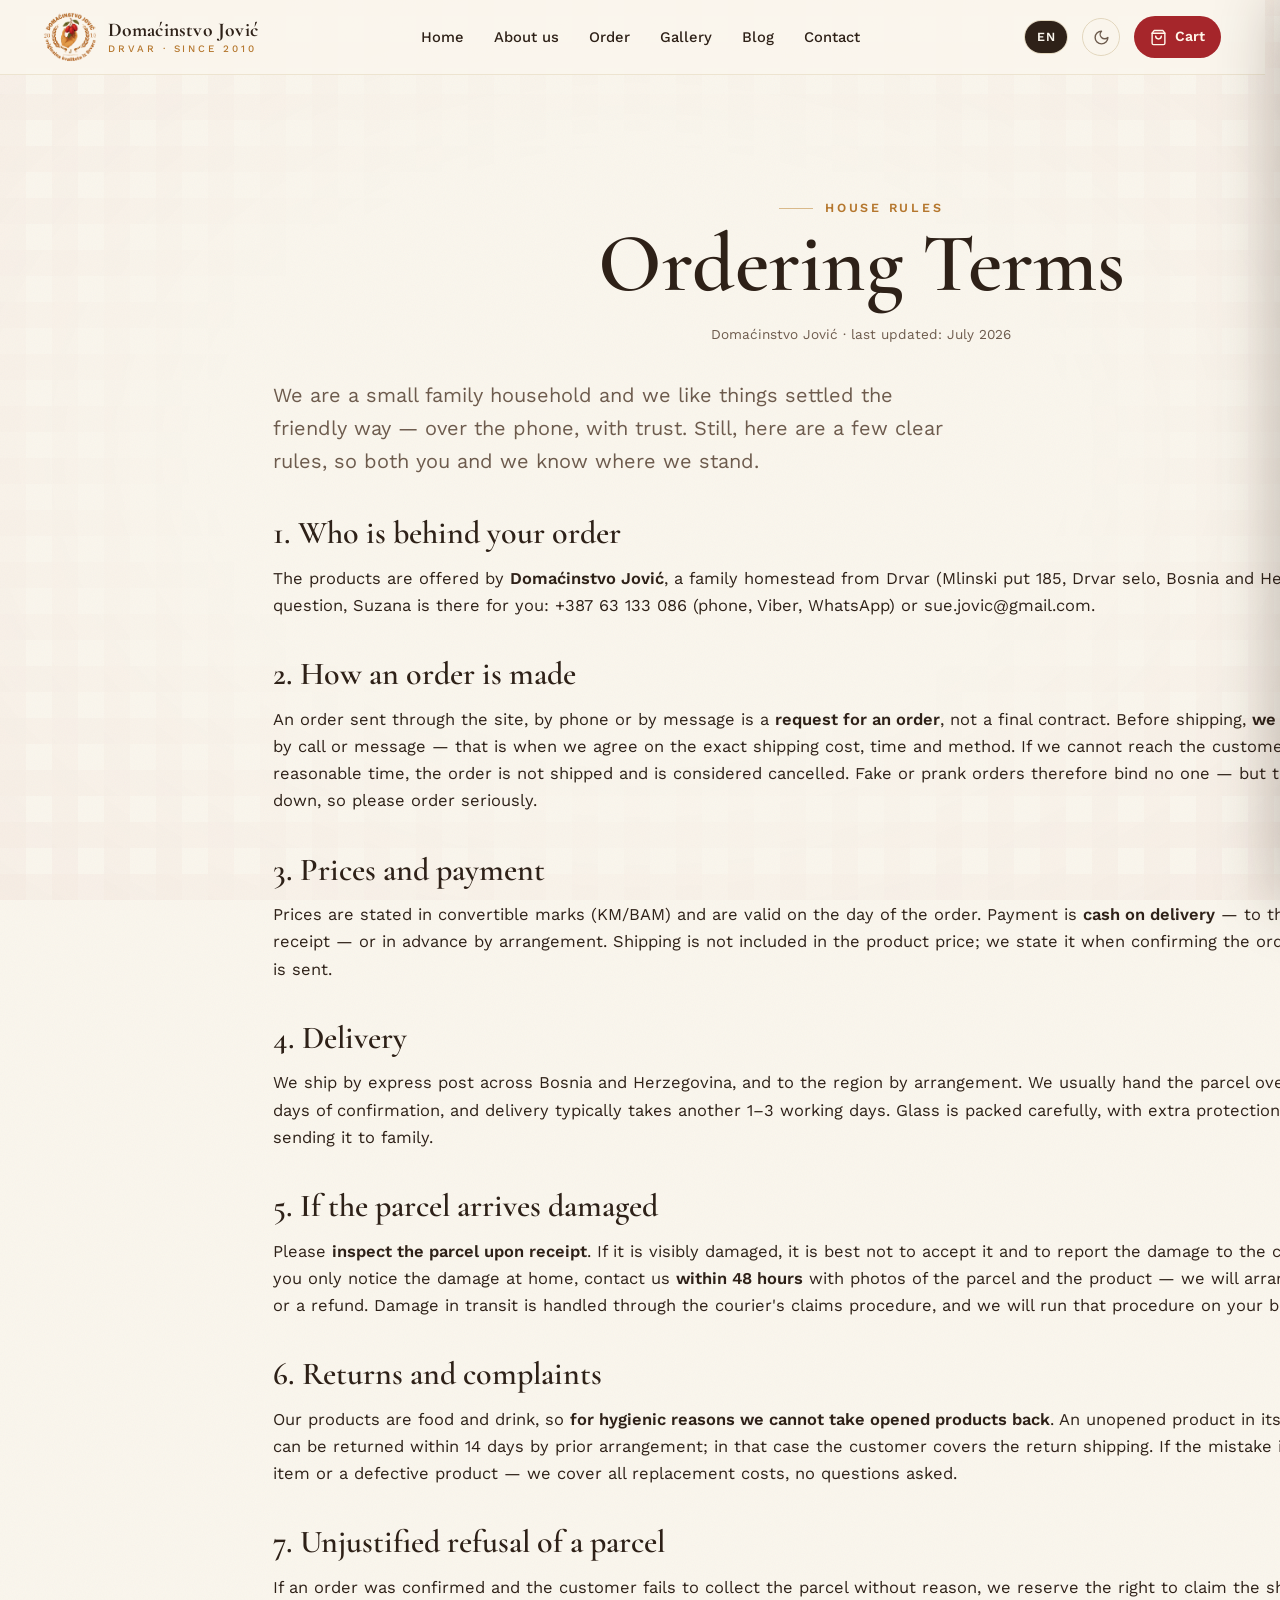
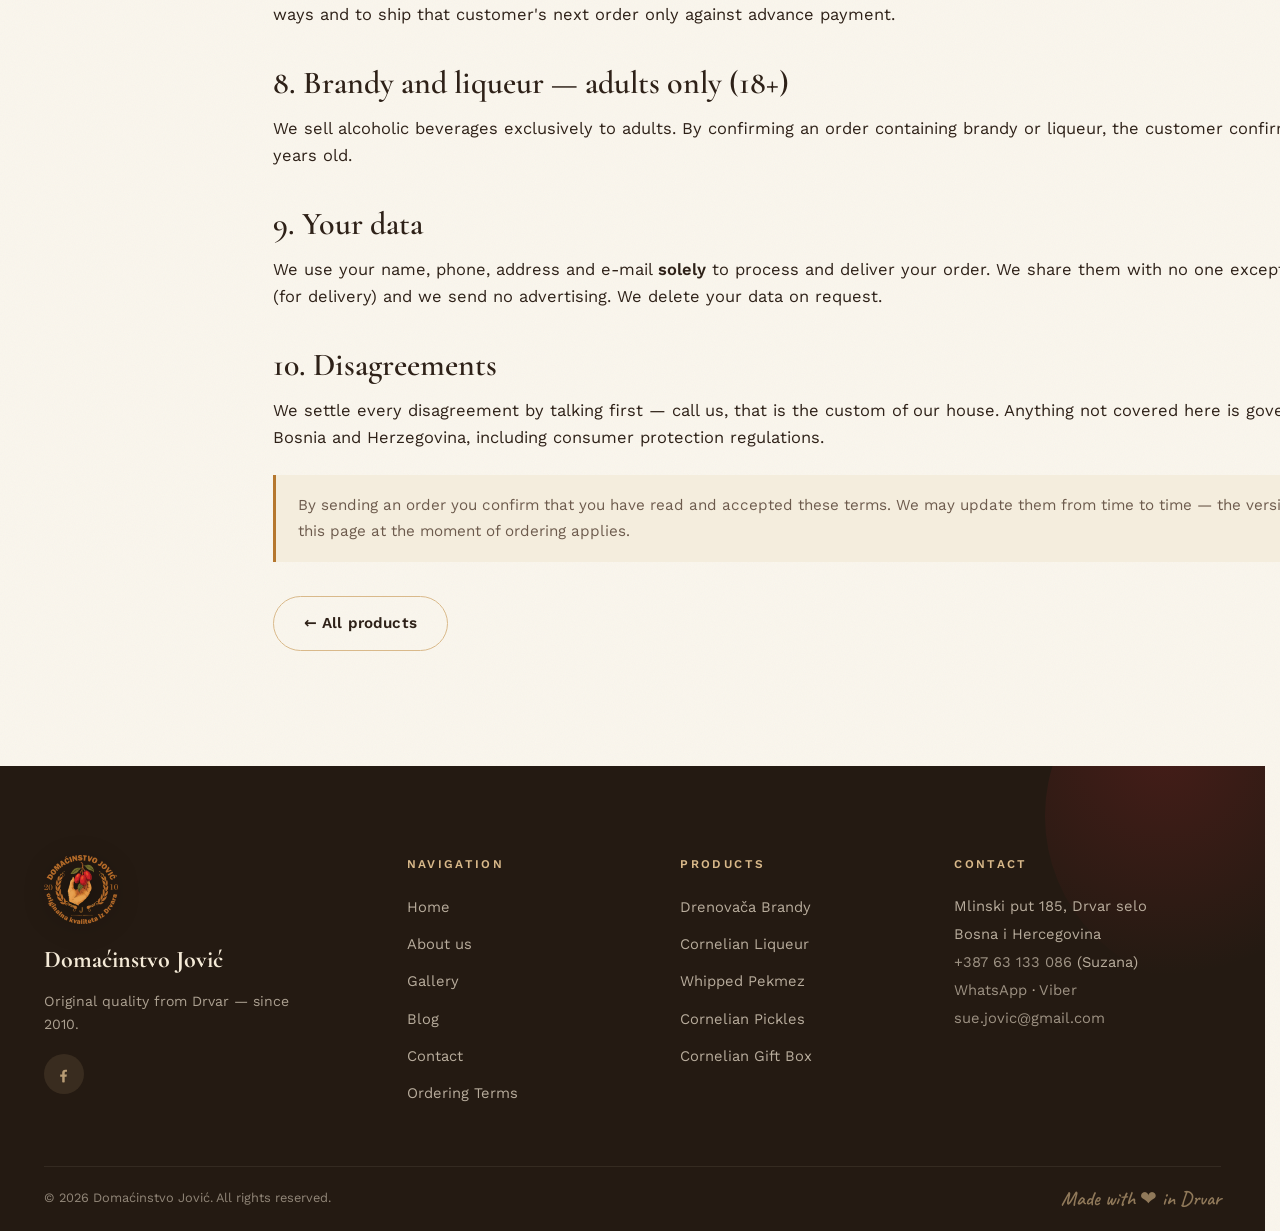
<file: uslovi.html>
<!DOCTYPE html>
<html lang="sr" data-lang="sr">
<head>
  <meta charset="UTF-8">
  <meta name="viewport" content="width=device-width, initial-scale=1.0">
  <script>document.documentElement.dataset.lang=localStorage.getItem("dj-lang")||(/^(sr|hr|bs|me|sl|mk)/i.test(navigator.language||"")?"sr":"en");document.documentElement.lang=document.documentElement.dataset.lang;document.documentElement.classList.add("js");var djt=localStorage.getItem("dj-theme")||(matchMedia("(prefers-color-scheme: dark)").matches?"dark":"light");document.documentElement.dataset.theme=djt;</script>
  <title>Uslovi naručivanja — Domaćinstvo Jović, Drvar</title>
  <meta name="description" content="Uslovi naručivanja Domaćinstva Jović: potvrda narudžbe, plaćanje pouzećem, isporuka brzom poštom, postupak kod oštećenja pošiljke i reklamacije.">
  <link rel="canonical" href="https://domacinstvojovic.com/uslovi.html">
  <meta property="og:type" content="website">
  <meta property="og:title" content="Uslovi naručivanja — Domaćinstvo Jović">
  <meta property="og:description" content="Kako naručujete, kako potvrđujemo, šta ako pošiljka zakasni ili se ošteti — jasna pravila, po domaćinski.">
  <meta property="og:image" content="og-image.jpg">
  <link rel="icon" type="image/png" sizes="32x32" href="favicon-32.png">
  <link rel="apple-touch-icon" href="apple-touch-icon.png">
  <link rel="manifest" href="manifest.webmanifest">
  <link rel="preload" href="fonts/WorkSans-normal-400-latin.woff2" as="font" type="font/woff2" crossorigin>
  <link rel="preload" href="fonts/WorkSans-normal-400-latin-ext.woff2" as="font" type="font/woff2" crossorigin>
  <link rel="preload" href="fonts/WorkSans-normal-600-latin.woff2" as="font" type="font/woff2" crossorigin>
  <link rel="preload" href="fonts/WorkSans-normal-600-latin-ext.woff2" as="font" type="font/woff2" crossorigin>
  <link rel="preload" href="fonts/CormorantGaramond-normal-600-latin.woff2" as="font" type="font/woff2" crossorigin>
  <link rel="preload" href="fonts/CormorantGaramond-normal-600-latin-ext.woff2" as="font" type="font/woff2" crossorigin>
  <link rel="preload" href="fonts/CormorantGaramond-normal-700-latin.woff2" as="font" type="font/woff2" crossorigin>
  <link rel="preload" href="fonts/CormorantGaramond-normal-700-latin-ext.woff2" as="font" type="font/woff2" crossorigin>
  <link rel="stylesheet" href="fonts/fonts.css">
  <link rel="stylesheet" href="css/style.css">
</head>
<body data-page="terms" data-title-en="Ordering Terms — Domaćinstvo Jović, Drvar">
  <a class="skip-link" href="#main" data-i18n="a11y.skip">Preskoči na sadržaj</a>

  <!-- ================= HEADER ================= -->
  <header class="header">
    <div class="container header__inner">
      <a href="index.html" class="brand" aria-label="Domaćinstvo Jović — početna">
        <img src="img/logo.webp" alt="Logo Domaćinstva Jović" width="52" height="61">
        <span class="brand__name">Domaćinstvo Jović
          <small data-i18n="brand.small">Drvar · od 2010.</small>
        </span>
      </a>
      <nav class="nav" id="nav" aria-label="Glavna navigacija">
        <a href="index.html" data-i18n="nav.home">Početna</a>
        <a href="o-nama.html" data-i18n="nav.about">O nama</a>
        <a href="narucite.html" data-i18n="nav.shop">Naruči</a>
        <a href="galerija.html" data-i18n="nav.gallery">Galerija</a>
        <a href="blog.html" data-i18n="nav.blog">Blog</a>
        <a href="kontakt.html" data-i18n="nav.contact">Kontakt</a>
      </nav>
      <div class="header__actions">
        <div class="lang-switch" role="group" aria-label="Izbor jezika">
          <button type="button" data-lang="sr" class="is-on">SR</button>
          <button type="button" data-lang="en">EN</button>
        </div>
        <button type="button" class="theme-btn" data-theme-toggle aria-label="Tamna / svijetla tema">
          <svg class="ico-moon" viewBox="0 0 24 24" fill="none" stroke="currentColor" stroke-width="2" stroke-linecap="round" stroke-linejoin="round"><path d="M12 3a6 6 0 0 0 9 9 9 9 0 1 1-9-9Z"/></svg>
          <svg class="ico-sun" viewBox="0 0 24 24" fill="none" stroke="currentColor" stroke-width="2" stroke-linecap="round" stroke-linejoin="round"><circle cx="12" cy="12" r="4"/><path d="M12 2v2"/><path d="M12 20v2"/><path d="m4.93 4.93 1.41 1.41"/><path d="m17.66 17.66 1.41 1.41"/><path d="M2 12h2"/><path d="M20 12h2"/><path d="m6.34 17.66-1.41 1.41"/><path d="m19.07 4.93-1.41 1.41"/></svg>
        </button>
        <button type="button" class="cart-btn" data-open-cart aria-label="Otvori korpu">
          <svg viewBox="0 0 24 24" fill="none" stroke="currentColor" stroke-width="2" stroke-linecap="round" stroke-linejoin="round"><path d="M6 2 3 6v14a2 2 0 0 0 2 2h14a2 2 0 0 0 2-2V6l-3-4Z"/><path d="M3 6h18"/><path d="M16 10a4 4 0 0 1-8 0"/></svg>
          <span class="lbl" data-i18n="nav.cart">Korpa</span>
          <span class="cart-btn__count">0</span>
        </button>
        <button type="button" class="burger" aria-label="Meni" aria-expanded="false">
          <span></span><span></span><span></span>
        </button>
      </div>
    </div>
  </header>

  <main id="main">
    <article class="article section">
      <!-- dekoracije u marginama LIJEVO/DESNO od teksta (nikad preko teksta);
           left/right: calc(100% + …) ih izbacuje van kolone članka od 720 px -->
      <img class="deco" src="img/deco-pupoljci.webp" alt="" aria-hidden="true" style="top:6%; left:calc(100% + 56px); --w:145px; --rot:6deg; --del:2s">
      <img class="deco" src="img/extra/studija-drena-1.webp" alt="" aria-hidden="true" style="top:30%; right:calc(100% + 56px); left:auto; --w:150px; --rot:-6deg; --del:8s">
      <img class="deco" src="img/extra/grane-sa-plodom-1.webp" alt="" aria-hidden="true" style="top:56%; left:calc(100% + 56px); --w:160px; --rot:5deg; --del:5s">
      <img class="deco" src="img/deco-zir.webp" alt="" aria-hidden="true" style="top:80%; right:calc(100% + 56px); left:auto; --w:135px; --rot:-7deg; --del:11s">
      <div class="container">
        <header class="article__head">
          <span class="kicker"><span data-lang="sr">Red u kući</span><span data-lang="en">House rules</span></span>
          <h1><span data-lang="sr">Uslovi naručivanja</span><span data-lang="en">Ordering Terms</span></h1>
          <p class="article__meta"><span data-lang="sr">Domaćinstvo Jović · posljednja izmjena: jul 2026.</span><span data-lang="en">Domaćinstvo Jović · last updated: July 2026</span></p>
        </header>

        <div data-lang="sr">
          <p class="lead">Mi smo malo porodično domaćinstvo i najviše volimo kad se sve dogovori lijepo i po domaćinski — telefonom, uz povjerenje. Ovdje je ipak zapisano nekoliko jasnih pravila, da i vi i mi znamo na čemu smo.</p>

          <h2>1. Ko stoji iza narudžbe</h2>
          <p>Proizvode nudi <strong>Domaćinstvo Jović</strong>, porodična domaća radinost iz Drvara (Mlinski put 185, Drvar selo, Bosna i Hercegovina). Za sva pitanja tu je Suzana: <a href="tel:+38763133086">+387 63 133 086</a> (telefon, Viber, WhatsApp) ili <a href="mailto:sue.jovic@gmail.com">sue.jovic@gmail.com</a>.</p>

          <h2>2. Kako nastaje narudžba</h2>
          <p>Narudžba poslata preko sajta, telefonom ili porukom je <strong>zahtjev za narudžbu</strong>, a ne konačan ugovor. Prije slanja <strong>svaku narudžbu potvrđujemo</strong> pozivom ili porukom — tada dogovaramo tačnu poštarinu, rok i način isporuke. Ako kupca ne uspijemo dobiti u razumnom roku, narudžbu ne šaljemo i ona se smatra otkazanom. Zato lažne ili šale radi poslate narudžbe ne mogu nikoga obavezati — ali nas usporavaju, pa vas molimo da naručujete ozbiljno.</p>

          <h2>3. Cijene i plaćanje</h2>
          <p>Cijene su iskazane u konvertibilnim markama (KM) i vrijede na dan narudžbe. Plaća se <strong>pouzećem</strong> — gotovinom kuriru pri preuzimanju — ili unaprijed po dogovoru. Poštarina nije uključena u cijenu proizvoda; saopštavamo je pri potvrdi narudžbe, prije nego što išta pošaljemo.</p>

          <h2>4. Isporuka</h2>
          <p>Šaljemo brzom poštom širom Bosne i Hercegovine, a u region po dogovoru. Pošiljku obično predajemo u roku od 1–3 radna dana od potvrde, a isporuka najčešće traje još 1–3 radna dana. Staklo pakujemo pažljivo, sa dodatnom zaštitom — kao da šaljemo rodbini.</p>

          <h2>5. Ako pošiljka stigne oštećena</h2>
          <p>Molimo vas da pošiljku <strong>pregledate pri preuzimanju</strong>. Ako je vidno oštećena, najbolje je da je ne preuzmete i da se šteta odmah zapisnički prijavi kuriru. Ako oštećenje primijetite tek kod kuće, javite nam se <strong>u roku od 48 sati</strong> sa fotografijama pošiljke i proizvoda — dogovorićemo zamjenu ili povraćaj novca. Šteta nastala u prevozu rješava se kroz reklamacioni postupak kurirske službe, a mi ćemo taj postupak voditi umjesto vas.</p>

          <h2>6. Povraćaj i reklamacije</h2>
          <p>Naši proizvodi su hrana i piće, pa <strong>otvorene proizvode iz higijenskih razloga ne možemo primiti nazad</strong>. Neotvoren proizvod u originalnom pakovanju možete vratiti u roku od 14 dana uz prethodni dogovor; troškove vraćanja tada snosi kupac. Ako smo mi pogriješili — poslali pogrešan artikal ili proizvod sa nedostatkom — sve troškove zamjene snosimo mi, bez pogovora.</p>

          <h2>7. Neopravdano odbijanje pošiljke</h2>
          <p>Ako je narudžba potvrđena, a kupac pošiljku bez razloga ne preuzme, zadržavamo pravo da tražimo nadoknadu troškova poštarine u oba smjera i da sljedeću narudžbu istog kupca pošaljemo tek uz plaćanje unaprijed.</p>

          <h2>8. Rakija i liker — samo za punoljetne (18+)</h2>
          <p>Alkoholna pića prodajemo isključivo punoljetnim osobama. Potvrdom narudžbe koja sadrži rakiju ili liker kupac potvrđuje da ima navršenih 18 godina.</p>

          <h2>9. Vaši podaci</h2>
          <p>Ime, telefon, adresu i e-mail koristimo <strong>isključivo</strong> za obradu i isporuku vaše narudžbe. Ne dijelimo ih ni sa kim osim kurirske službe (radi dostave) i ne šaljemo nikakve reklame. Na vaš zahtjev podatke brišemo.</p>

          <h2>10. Nesporazumi</h2>
          <p>Svaki nesporazum prvo rješavamo dogovorom — pozovite nas, dogovor je kod nas kućni običaj. Na sve što ovdje nije uređeno primjenjuju se propisi Bosne i Hercegovine, uključujući propise o zaštiti potrošača.</p>

          <div class="note">Slanjem narudžbe potvrđujete da ste ove uslove pročitali i da ih prihvatate. Uslove možemo povremeno dopuniti — važi verzija objavljena na ovoj stranici u trenutku naručivanja.</div>
        </div>

        <div data-lang="en">
          <p class="lead">We are a small family household and we like things settled the friendly way — over the phone, with trust. Still, here are a few clear rules, so both you and we know where we stand.</p>

          <h2>1. Who is behind your order</h2>
          <p>The products are offered by <strong>Domaćinstvo Jović</strong>, a family homestead from Drvar (Mlinski put 185, Drvar selo, Bosnia and Herzegovina). For any question, Suzana is there for you: <a href="tel:+38763133086">+387 63 133 086</a> (phone, Viber, WhatsApp) or <a href="mailto:sue.jovic@gmail.com">sue.jovic@gmail.com</a>.</p>

          <h2>2. How an order is made</h2>
          <p>An order sent through the site, by phone or by message is a <strong>request for an order</strong>, not a final contract. Before shipping, <strong>we confirm every order</strong> by call or message — that is when we agree on the exact shipping cost, time and method. If we cannot reach the customer within a reasonable time, the order is not shipped and is considered cancelled. Fake or prank orders therefore bind no one — but they do slow us down, so please order seriously.</p>

          <h2>3. Prices and payment</h2>
          <p>Prices are stated in convertible marks (KM/BAM) and are valid on the day of the order. Payment is <strong>cash on delivery</strong> — to the courier upon receipt — or in advance by arrangement. Shipping is not included in the product price; we state it when confirming the order, before anything is sent.</p>

          <h2>4. Delivery</h2>
          <p>We ship by express post across Bosnia and Herzegovina, and to the region by arrangement. We usually hand the parcel over within 1–3 working days of confirmation, and delivery typically takes another 1–3 working days. Glass is packed carefully, with extra protection — as if we were sending it to family.</p>

          <h2>5. If the parcel arrives damaged</h2>
          <p>Please <strong>inspect the parcel upon receipt</strong>. If it is visibly damaged, it is best not to accept it and to report the damage to the courier on the spot. If you only notice the damage at home, contact us <strong>within 48 hours</strong> with photos of the parcel and the product — we will arrange a replacement or a refund. Damage in transit is handled through the courier's claims procedure, and we will run that procedure on your behalf.</p>

          <h2>6. Returns and complaints</h2>
          <p>Our products are food and drink, so <strong>for hygienic reasons we cannot take opened products back</strong>. An unopened product in its original packaging can be returned within 14 days by prior arrangement; in that case the customer covers the return shipping. If the mistake is ours — a wrong item or a defective product — we cover all replacement costs, no questions asked.</p>

          <h2>7. Unjustified refusal of a parcel</h2>
          <p>If an order was confirmed and the customer fails to collect the parcel without reason, we reserve the right to claim the shipping costs both ways and to ship that customer's next order only against advance payment.</p>

          <h2>8. Brandy and liqueur — adults only (18+)</h2>
          <p>We sell alcoholic beverages exclusively to adults. By confirming an order containing brandy or liqueur, the customer confirms being at least 18 years old.</p>

          <h2>9. Your data</h2>
          <p>We use your name, phone, address and e-mail <strong>solely</strong> to process and deliver your order. We share them with no one except the courier service (for delivery) and we send no advertising. We delete your data on request.</p>

          <h2>10. Disagreements</h2>
          <p>We settle every disagreement by talking first — call us, that is the custom of our house. Anything not covered here is governed by the laws of Bosnia and Herzegovina, including consumer protection regulations.</p>

          <div class="note">By sending an order you confirm that you have read and accepted these terms. We may update them from time to time — the version published on this page at the moment of ordering applies.</div>
        </div>

        <p style="margin-top:34px"><a href="narucite.html" class="btn btn--ghost" data-i18n="pp.all">← Svi proizvodi</a></p>
      </div>
    </article>
  </main>

  <!-- ================= FOOTER ================= -->
  <footer class="footer">
    <div class="container">
      <div class="footer__grid">
        <div class="footer__brand">
          <img src="img/logo.webp" alt="Logo Domaćinstva Jović" loading="lazy" width="74" height="87">
          <div class="name">Domaćinstvo Jović</div>
          <p data-i18n="footer.tag">Originalna kvaliteta iz Drvara — od 2010. godine.</p>
          <div class="social">
            <a href="https://www.facebook.com/p/Doma%C4%87instvo-Jovi%C4%87-61557918760663/" target="_blank" rel="noopener" aria-label="Facebook — Domaćinstvo Jović">
              <svg viewBox="0 0 24 24" fill="currentColor"><path d="M13.5 21.9v-6.96h2.33l.44-2.9H13.5v-1.88c0-.79.39-1.57 1.64-1.57h1.27V6.12s-1.15-.2-2.25-.2c-2.3 0-3.8 1.39-3.8 3.91v2.21H7.82v2.9h2.54v6.96a10.1 10.1 0 0 0 3.14 0Z"/></svg>
            </a>
          </div>
        </div>
        <div>
          <h4 data-i18n="footer.nav">Navigacija</h4>
          <ul>
            <li><a href="index.html" data-i18n="nav.home">Početna</a></li>
            <li><a href="o-nama.html" data-i18n="nav.about">O nama</a></li>
            <li><a href="galerija.html" data-i18n="nav.gallery">Galerija</a></li>
            <li><a href="blog.html" data-i18n="nav.blog">Blog</a></li>
            <li><a href="kontakt.html" data-i18n="nav.contact">Kontakt</a></li>
            <li><a href="uslovi.html" data-i18n="nav.terms">Uslovi naručivanja</a></li>
          </ul>
        </div>
        <div>
          <h4 data-i18n="footer.shop">Proizvodi</h4>
          <ul>
            <li><a href="proizvod-rakija.html" data-i18n="p.rakija.name">Drenovača</a></li>
            <li><a href="proizvod-liker.html" data-i18n="p.liker.name">Liker od drenjine</a></li>
            <li><a href="proizvod-pekmez.html" data-i18n="p.pekmez.name">Mućeni pekmez</a></li>
            <li><a href="proizvod-tursija.html" data-i18n="p.tursija.name">Turšija od drenjine</a></li>
            <li><a href="narucite.html#paket" data-i18n="paket.title">Poklon paket od drena</a></li>
          </ul>
        </div>
        <div>
          <h4 data-i18n="footer.contact">Kontakt</h4>
          <address>
            Mlinski put 185, Drvar selo<br>
            Bosna i Hercegovina<br>
            <a href="tel:+38763133086">+387 63 133 086</a> (Suzana)<br>
            <a href="https://wa.me/38763133086" target="_blank" rel="noopener">WhatsApp</a> &middot; <a href="viber://chat?number=%2B38763133086">Viber</a><br>
            <a href="mailto:sue.jovic@gmail.com">sue.jovic@gmail.com</a>
          </address>
        </div>
      </div>
      <div class="footer__bar">
        <span>© <span data-year>2026</span> Domaćinstvo Jović. <span data-i18n="footer.rights">Sva prava zadržana.</span></span>
        <span class="hand" data-i18n="footer.made">Napravljeno sa ❤ u Drvaru</span>
      </div>
    </div>
  </footer>

  <!-- ================= KORPA (drawer) ================= -->
  <div class="drawer-backdrop" id="drawerBackdrop"></div>
  <aside class="drawer" id="cartDrawer" aria-label="Korpa">
    <div class="drawer__head">
      <h3 data-i18n="cart.title">Vaša korpa</h3>
      <button type="button" class="drawer__close" aria-label="Zatvori korpu">✕</button>
    </div>
    <div class="drawer__items" id="cartItems"></div>
    <div class="drawer__foot" id="cartFoot">
      <div class="drawer__total">
        <span data-i18n="cart.total">Ukupno:</span>
        <b id="cartTotal">0 KM</b>
      </div>
      <p class="drawer__note" data-i18n="cart.note">Plaćanje pouzećem ili po dogovoru. Poštarina se obračunava pri potvrdi.</p>
      <a href="narucite.html#zavrsi" class="btn btn--primary" data-i18n="cart.checkout">Završi narudžbu</a>
    </div>
  </aside>

  <script src="js/main.js"></script>
</body>
</html>
</file>
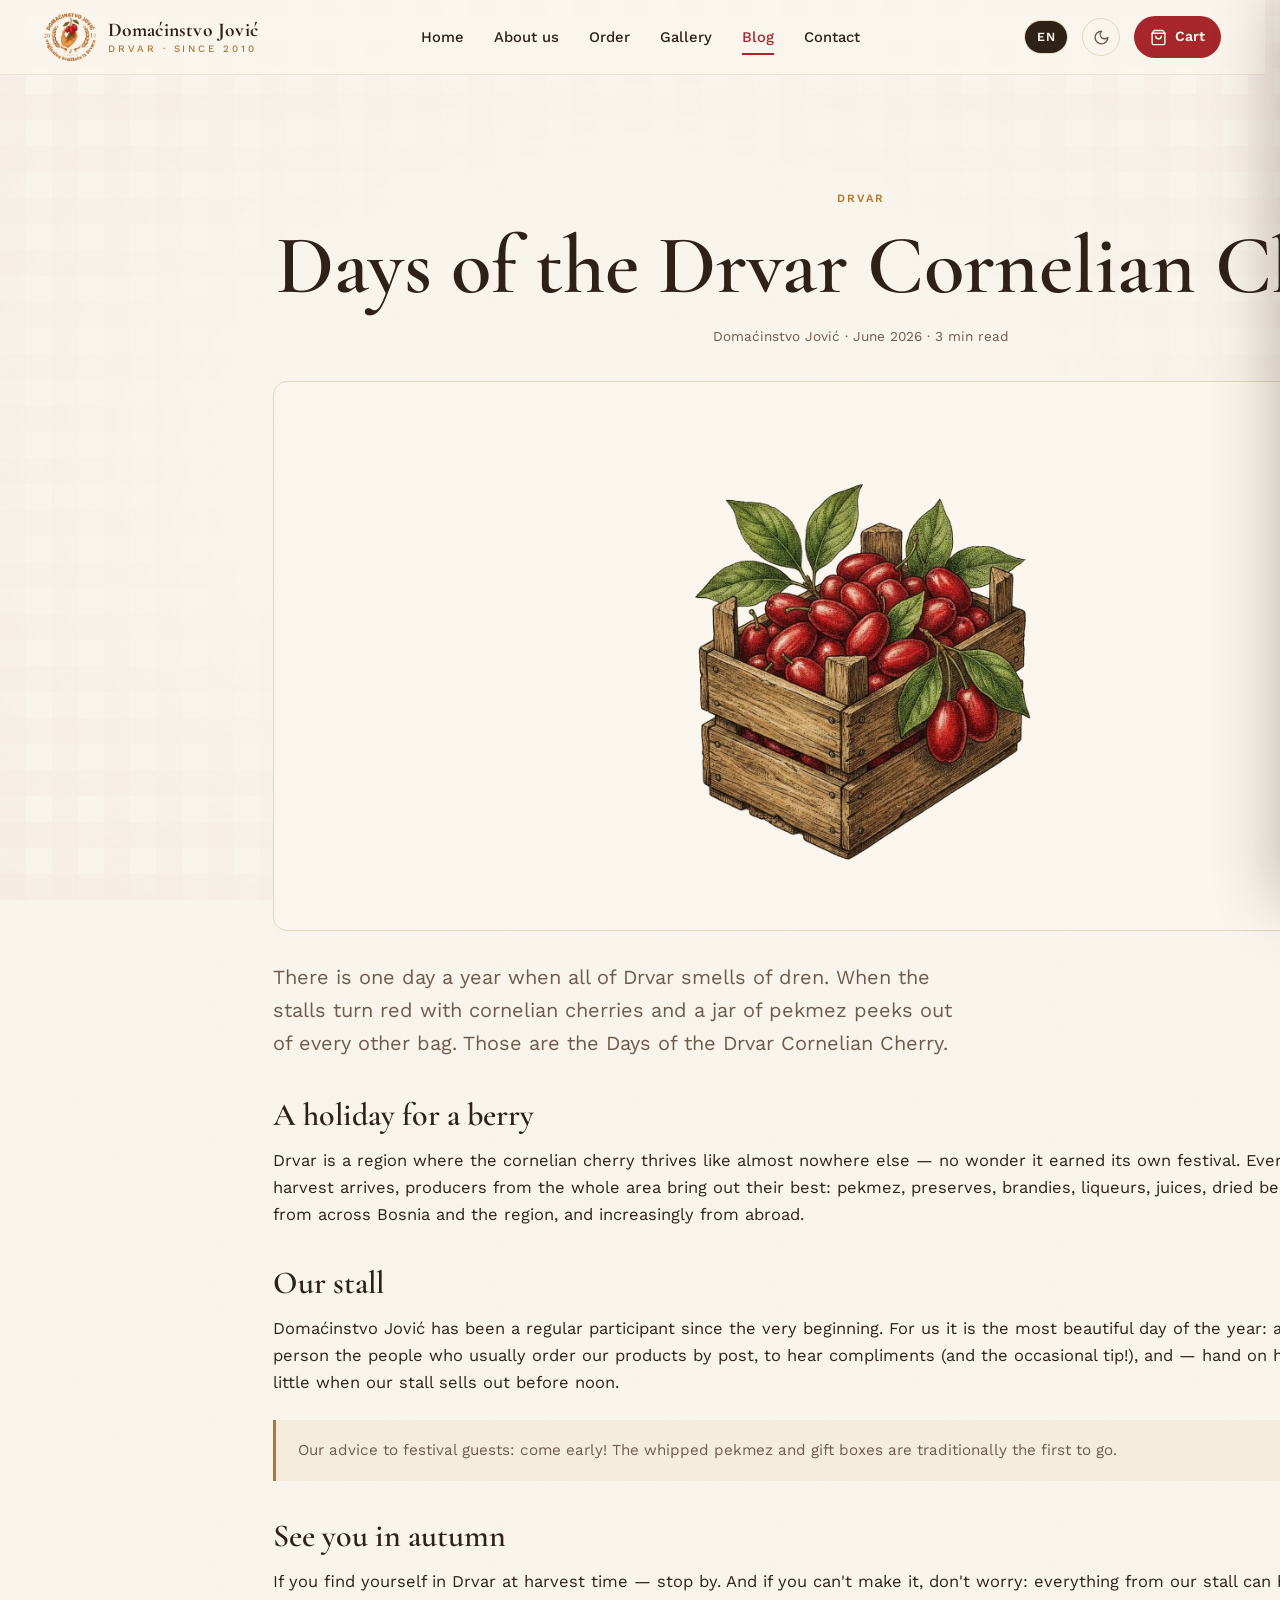
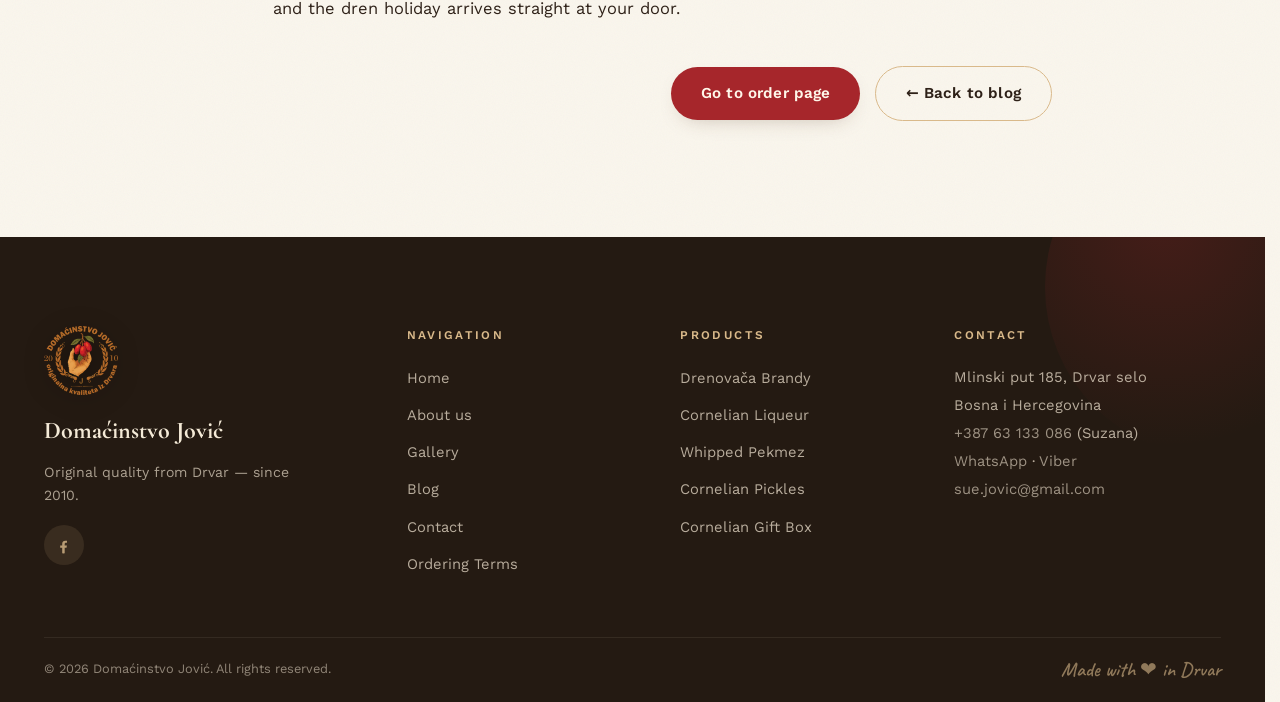
<file: blog/dani-drenjine.html>
<!DOCTYPE html>
<html lang="sr" data-lang="sr">
<head>
  <meta charset="UTF-8">
  <meta name="viewport" content="width=device-width, initial-scale=1.0">
  <script>document.documentElement.dataset.lang=localStorage.getItem("dj-lang")||(/^(sr|hr|bs|me|sl|mk)/i.test(navigator.language||"")?"sr":"en");document.documentElement.lang=document.documentElement.dataset.lang;document.documentElement.classList.add("js");var djt=localStorage.getItem("dj-theme")||(matchMedia("(prefers-color-scheme: dark)").matches?"dark":"light");document.documentElement.dataset.theme=djt;</script>
  <title>Dani drvarske drenjine — Blog | Domaćinstvo Jović</title>
  <meta name="description" content="Dani drvarske drenjine — jesenja manifestacija koja slavi dren i okuplja proizvođače i goste iz cijelog kraja. Domaćinstvo Jović je redovni učesnik.">
  <link rel="canonical" href="https://domacinstvojovic.com/blog/dani-drenjine.html">
  <meta property="og:type" content="article">
  <meta property="og:title" content="Dani drvarske drenjine">
  <meta property="og:description" content="Manifestacija koja svake jeseni slavi dren u Drvaru.">
  <meta property="og:image" content="../og-image.jpg">
  <link rel="icon" type="image/png" sizes="32x32" href="../favicon-32.png">
  <link rel="apple-touch-icon" href="../apple-touch-icon.png">
  <link rel="preload" href="../fonts/WorkSans-normal-400-latin.woff2" as="font" type="font/woff2" crossorigin>
  <link rel="preload" href="../fonts/WorkSans-normal-400-latin-ext.woff2" as="font" type="font/woff2" crossorigin>
  <link rel="preload" href="../fonts/WorkSans-normal-600-latin.woff2" as="font" type="font/woff2" crossorigin>
  <link rel="preload" href="../fonts/WorkSans-normal-600-latin-ext.woff2" as="font" type="font/woff2" crossorigin>
  <link rel="preload" href="../fonts/CormorantGaramond-normal-600-latin.woff2" as="font" type="font/woff2" crossorigin>
  <link rel="preload" href="../fonts/CormorantGaramond-normal-600-latin-ext.woff2" as="font" type="font/woff2" crossorigin>
  <link rel="preload" href="../fonts/CormorantGaramond-normal-700-latin.woff2" as="font" type="font/woff2" crossorigin>
  <link rel="preload" href="../fonts/CormorantGaramond-normal-700-latin-ext.woff2" as="font" type="font/woff2" crossorigin>
  <link rel="stylesheet" href="../fonts/fonts.css">
  <link rel="stylesheet" href="../css/style.css">
  <script type="application/ld+json">
  { "@context": "https://schema.org", "@type": "BlogPosting",
    "headline": "Dani drvarske drenjine",
    "datePublished": "2026-06-05", "inLanguage": "sr",
    "author": { "@type": "Organization", "name": "Domaćinstvo Jović" } }
  </script>
</head>
<body data-page="article" data-root="../" data-title-en="Days of the Drvar Cornelian Cherry — Blog | Domaćinstvo Jović">
  <a class="skip-link" href="#main" data-i18n="a11y.skip">Preskoči na sadržaj</a>

  <header class="header">
    <div class="container header__inner">
      <a href="../index.html" class="brand" aria-label="Domaćinstvo Jović — početna">
        <img src="../img/logo.webp" alt="Logo Domaćinstva Jović" width="52" height="61">
        <span class="brand__name">Domaćinstvo Jović
          <small data-i18n="brand.small">Drvar · od 2010.</small>
        </span>
      </a>
      <nav class="nav" id="nav" aria-label="Glavna navigacija">
        <a href="../index.html" data-i18n="nav.home">Početna</a>
        <a href="../o-nama.html" data-i18n="nav.about">O nama</a>
        <a href="../narucite.html" data-i18n="nav.shop">Naruči</a>
        <a href="../galerija.html" data-i18n="nav.gallery">Galerija</a>
        <a href="../blog.html" class="is-active" data-i18n="nav.blog">Blog</a>
        <a href="../kontakt.html" data-i18n="nav.contact">Kontakt</a>
      </nav>
      <div class="header__actions">
        <div class="lang-switch" role="group" aria-label="Izbor jezika">
          <button type="button" data-lang="sr" class="is-on">SR</button>
          <button type="button" data-lang="en">EN</button>
        </div>
        <button type="button" class="theme-btn" data-theme-toggle aria-label="Tamna / svijetla tema">
          <svg class="ico-moon" viewBox="0 0 24 24" fill="none" stroke="currentColor" stroke-width="2" stroke-linecap="round" stroke-linejoin="round"><path d="M12 3a6 6 0 0 0 9 9 9 9 0 1 1-9-9Z"/></svg>
          <svg class="ico-sun" viewBox="0 0 24 24" fill="none" stroke="currentColor" stroke-width="2" stroke-linecap="round" stroke-linejoin="round"><circle cx="12" cy="12" r="4"/><path d="M12 2v2"/><path d="M12 20v2"/><path d="m4.93 4.93 1.41 1.41"/><path d="m17.66 17.66 1.41 1.41"/><path d="M2 12h2"/><path d="M20 12h2"/><path d="m6.34 17.66-1.41 1.41"/><path d="m19.07 4.93-1.41 1.41"/></svg>
        </button>
        <button type="button" class="cart-btn" data-open-cart aria-label="Otvori korpu">
          <svg viewBox="0 0 24 24" fill="none" stroke="currentColor" stroke-width="2" stroke-linecap="round" stroke-linejoin="round"><path d="M6 2 3 6v14a2 2 0 0 0 2 2h14a2 2 0 0 0 2-2V6l-3-4Z"/><path d="M3 6h18"/><path d="M16 10a4 4 0 0 1-8 0"/></svg>
          <span class="lbl" data-i18n="nav.cart">Korpa</span>
          <span class="cart-btn__count">0</span>
        </button>
        <button type="button" class="burger" aria-label="Meni" aria-expanded="false">
          <span></span><span></span><span></span>
        </button>
      </div>
    </div>
  </header>

  <main id="main">
    <article class="article section">
      <div class="container">
        <header class="article__head">
          <span class="b-card__tag" data-i18n="b3.tag">Drvar</span>
          <h1 data-i18n="b3.title">Dani drvarske drenjine</h1>
          <p class="article__meta"><span data-lang="sr">Domaćinstvo Jović · jun 2026. · 3 min čitanja</span><span data-lang="en">Domaćinstvo Jović · June 2026 · 3 min read</span></p>
        </header>

        <div class="article__hero reveal reveal--zoom">
          <img class="ill" src="../img/blog-drenjine.webp" alt="Drvena gajba koja se prelijeva od zrelih drenjina" width="896" height="1200" style="max-height:520px; width:auto">
        </div>

        <div data-lang="sr">
          <p class="lead">Postoji jedan dan u godini kada cijeli Drvar zamiriše na dren. Kada se na tezgama zacrveni od drenjina, a iz svake druge torbe viri tegla pekmeza. To su Dani drvarske drenjine.</p>

          <h2>Praznik jedne bobice</h2>
          <p>Drvar je kraj u kojem dren uspijeva kao malo gdje — pa ne čudi što je dobio i svoju manifestaciju. Svake jeseni, kada berba stigne, proizvođači iz cijelog kraja iznose ono najbolje: pekmeze, slatka, rakije, likere, sokove, suve drenjine... Dođu i gosti iz cijele BiH i regiona, a sve češće i iz inostranstva.</p>

          <h2>Naša tezga</h2>
          <p>Domaćinstvo Jović je redovni učesnik manifestacije od samih početaka. Za nas je to najljepši dan u godini: prilika da uživo sretnemo ljude koji naše proizvode inače naručuju poštom, da čujemo pohvale (i pokoji savjet!), i da se — ruku na srce — malo i pohvalimo kad tezga opusti prije podneva.</p>

          <div class="note">Naš savjet gostima manifestacije: dođite ranije! Mućeni pekmez i poklon paketi tradicionalno prvi nestanu.</div>

          <h2>Vidimo se na jesen</h2>
          <p>Ako se nađete u Drvaru u vrijeme berbe — svratite. A ako ne stignete, ne brinite: sve sa naše tezge možete <a href="../narucite.html" style="color:var(--red); font-weight:600">naručiti online</a>, pa vam praznik drena stiže pravo na kućnu adresu.</p>
        </div>

        <div data-lang="en">
          <p class="lead">There is one day a year when all of Drvar smells of dren. When the stalls turn red with cornelian cherries and a jar of pekmez peeks out of every other bag. Those are the Days of the Drvar Cornelian Cherry.</p>

          <h2>A holiday for a berry</h2>
          <p>Drvar is a region where the cornelian cherry thrives like almost nowhere else — no wonder it earned its own festival. Every autumn, when the harvest arrives, producers from the whole area bring out their best: pekmez, preserves, brandies, liqueurs, juices, dried berries... Guests come from across Bosnia and the region, and increasingly from abroad.</p>

          <h2>Our stall</h2>
          <p>Domaćinstvo Jović has been a regular participant since the very beginning. For us it is the most beautiful day of the year: a chance to meet in person the people who usually order our products by post, to hear compliments (and the occasional tip!), and — hand on heart — to boast a little when our stall sells out before noon.</p>

          <div class="note">Our advice to festival guests: come early! The whipped pekmez and gift boxes are traditionally the first to go.</div>

          <h2>See you in autumn</h2>
          <p>If you find yourself in Drvar at harvest time — stop by. And if you can't make it, don't worry: everything from our stall can be <a href="../narucite.html" style="color:var(--red); font-weight:600">ordered online</a>, and the dren holiday arrives straight at your door.</p>
        </div>

        <div style="text-align:center; margin-top:44px">
          <a href="../narucite.html" class="btn btn--primary" data-i18n="cta.btn">Idi na narudžbu</a>
          <a href="../blog.html" class="btn btn--ghost" data-i18n="art.back" style="margin-left:8px">← Nazad na blog</a>
        </div>
      </div>
    </article>
  </main>

  <footer class="footer">
    <div class="container">
      <div class="footer__grid">
        <div class="footer__brand">
          <img src="../img/logo.webp" alt="Logo Domaćinstva Jović" loading="lazy" width="74" height="87">
          <div class="name">Domaćinstvo Jović</div>
          <p data-i18n="footer.tag">Originalna kvaliteta iz Drvara — od 2010. godine.</p>
          <div class="social">
            <a href="https://www.facebook.com/p/Doma%C4%87instvo-Jovi%C4%87-61557918760663/" target="_blank" rel="noopener" aria-label="Facebook — Domaćinstvo Jović">
              <svg viewBox="0 0 24 24" fill="currentColor"><path d="M13.5 21.9v-6.96h2.33l.44-2.9H13.5v-1.88c0-.79.39-1.57 1.64-1.57h1.27V6.12s-1.15-.2-2.25-.2c-2.3 0-3.8 1.39-3.8 3.91v2.21H7.82v2.9h2.54v6.96a10.1 10.1 0 0 0 3.14 0Z"/></svg>
            </a>
          </div>
        </div>
        <div>
          <h4 data-i18n="footer.nav">Navigacija</h4>
          <ul>
            <li><a href="../index.html" data-i18n="nav.home">Početna</a></li>
            <li><a href="../o-nama.html" data-i18n="nav.about">O nama</a></li>
            <li><a href="../galerija.html" data-i18n="nav.gallery">Galerija</a></li>
            <li><a href="../blog.html" data-i18n="nav.blog">Blog</a></li>
            <li><a href="../kontakt.html" data-i18n="nav.contact">Kontakt</a></li>
            <li><a href="../uslovi.html" data-i18n="nav.terms">Uslovi naručivanja</a></li>
          </ul>
        </div>
        <div>
          <h4 data-i18n="footer.shop">Proizvodi</h4>
          <ul>
            <li><a href="../proizvod-rakija.html" data-i18n="p.rakija.name">Drenovača</a></li>
            <li><a href="../proizvod-liker.html" data-i18n="p.liker.name">Liker od drenjine</a></li>
            <li><a href="../proizvod-pekmez.html" data-i18n="p.pekmez.name">Mućeni pekmez</a></li>
            <li><a href="../proizvod-tursija.html" data-i18n="p.tursija.name">Turšija od drenjine</a></li>
            <li><a href="../narucite.html#paket" data-i18n="paket.title">Poklon paket od drena</a></li>
          </ul>
        </div>
        <div>
          <h4 data-i18n="footer.contact">Kontakt</h4>
          <address>
            Mlinski put 185, Drvar selo<br>
            Bosna i Hercegovina<br>
            <a href="tel:+38763133086">+387 63 133 086</a> (Suzana)<br>
            <a href="https://wa.me/38763133086" target="_blank" rel="noopener">WhatsApp</a> &middot; <a href="viber://chat?number=%2B38763133086">Viber</a><br>
            <a href="mailto:sue.jovic@gmail.com">sue.jovic@gmail.com</a>
          </address>
        </div>
      </div>
      <div class="footer__bar">
        <span>© <span data-year>2026</span> Domaćinstvo Jović. <span data-i18n="footer.rights">Sva prava zadržana.</span></span>
        <span class="hand" data-i18n="footer.made">Napravljeno sa ❤ u Drvaru</span>
      </div>
    </div>
  </footer>

  <div class="drawer-backdrop" id="drawerBackdrop"></div>
  <aside class="drawer" id="cartDrawer" aria-label="Korpa">
    <div class="drawer__head">
      <h3 data-i18n="cart.title">Vaša korpa</h3>
      <button type="button" class="drawer__close" aria-label="Zatvori korpu">✕</button>
    </div>
    <div class="drawer__items" id="cartItems"></div>
    <div class="drawer__foot" id="cartFoot">
      <div class="drawer__total">
        <span data-i18n="cart.total">Ukupno:</span>
        <b id="cartTotal">0 KM</b>
      </div>
      <p class="drawer__note" data-i18n="cart.note">Plaćanje pouzećem ili po dogovoru. Poštarina se obračunava pri potvrdi.</p>
      <a href="../narucite.html#zavrsi" class="btn btn--primary" data-i18n="cart.checkout">Završi narudžbu</a>
    </div>
  </aside>

  <script src="../js/main.js"></script>
</body>
</html>
</file>
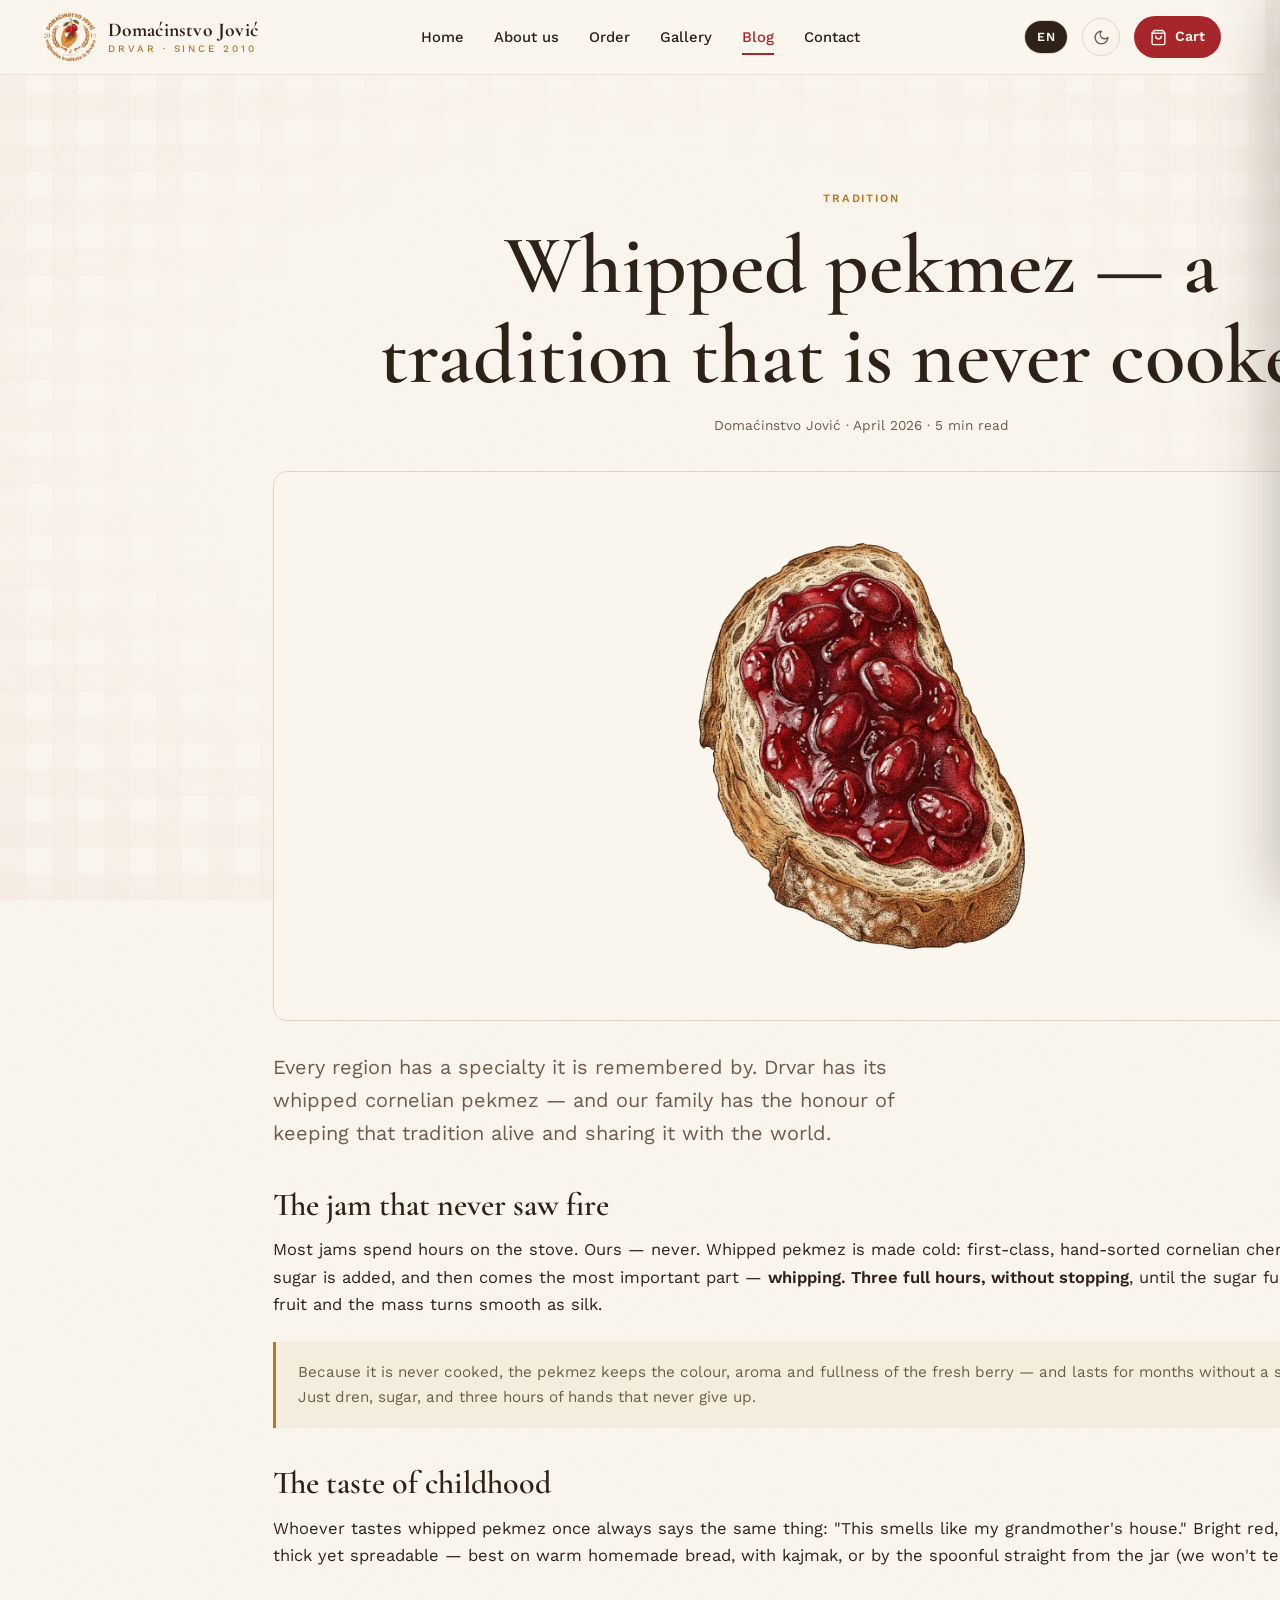
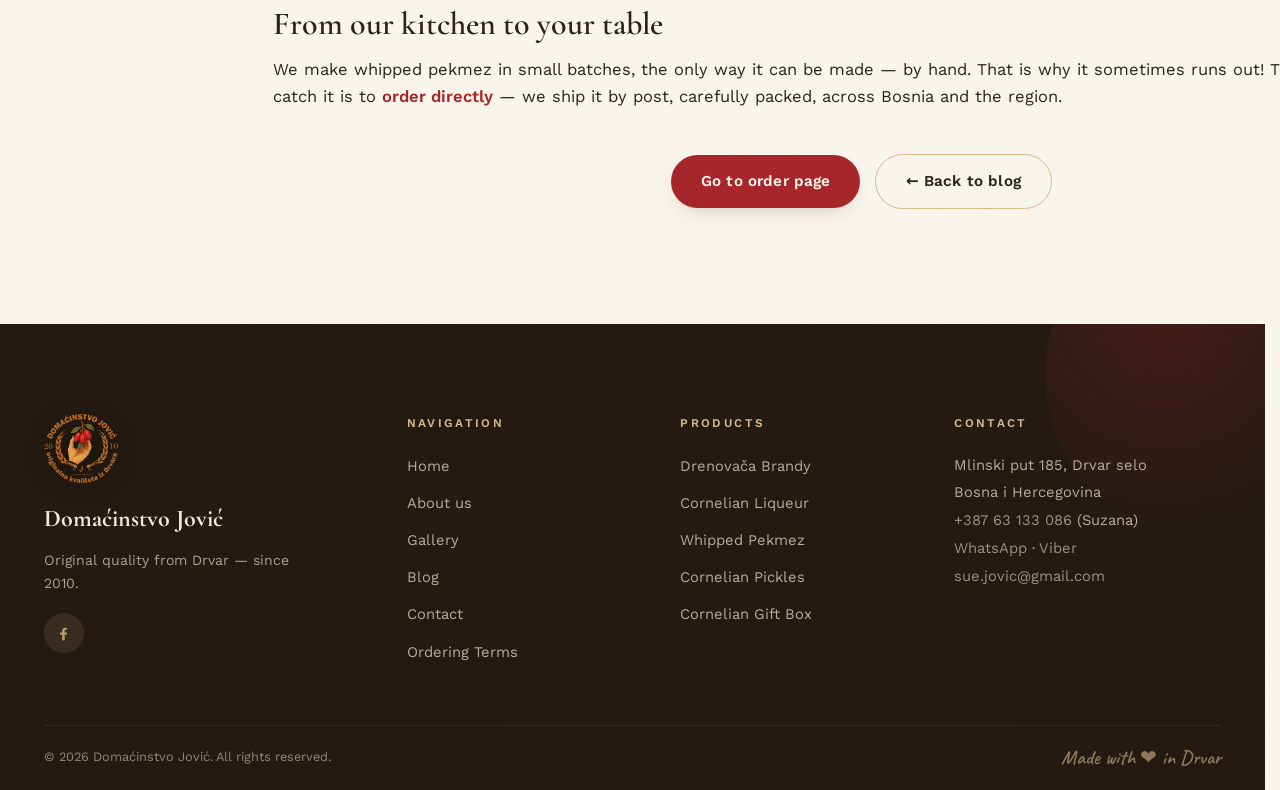
<file: blog/muceni-pekmez.html>
<!DOCTYPE html>
<html lang="sr" data-lang="sr">
<head>
  <meta charset="UTF-8">
  <meta name="viewport" content="width=device-width, initial-scale=1.0">
  <script>document.documentElement.dataset.lang=localStorage.getItem("dj-lang")||(/^(sr|hr|bs|me|sl|mk)/i.test(navigator.language||"")?"sr":"en");document.documentElement.lang=document.documentElement.dataset.lang;document.documentElement.classList.add("js");var djt=localStorage.getItem("dj-theme")||(matchMedia("(prefers-color-scheme: dark)").matches?"dark":"light");document.documentElement.dataset.theme=djt;</script>
  <title>Mućeni pekmez — tradicija koja se ne kuva | Blog | Domaćinstvo Jović</title>
  <meta name="description" content="Mućeni pekmez od drenjine se ne kuva — muti se puna tri sata. Priča o čuvenom drvarskom specijalitetu Domaćinstva Jović.">
  <link rel="canonical" href="https://domacinstvojovic.com/blog/muceni-pekmez.html">
  <meta property="og:type" content="article">
  <meta property="og:title" content="Mućeni pekmez — tradicija koja se ne kuva">
  <meta property="og:description" content="Tri sata mućenja, nula kuvanja — priča o drvarskom specijalitetu.">
  <meta property="og:image" content="../og-image.jpg">
  <link rel="icon" type="image/png" sizes="32x32" href="../favicon-32.png">
  <link rel="apple-touch-icon" href="../apple-touch-icon.png">
  <link rel="preload" href="../fonts/WorkSans-normal-400-latin.woff2" as="font" type="font/woff2" crossorigin>
  <link rel="preload" href="../fonts/WorkSans-normal-400-latin-ext.woff2" as="font" type="font/woff2" crossorigin>
  <link rel="preload" href="../fonts/WorkSans-normal-600-latin.woff2" as="font" type="font/woff2" crossorigin>
  <link rel="preload" href="../fonts/WorkSans-normal-600-latin-ext.woff2" as="font" type="font/woff2" crossorigin>
  <link rel="preload" href="../fonts/CormorantGaramond-normal-600-latin.woff2" as="font" type="font/woff2" crossorigin>
  <link rel="preload" href="../fonts/CormorantGaramond-normal-600-latin-ext.woff2" as="font" type="font/woff2" crossorigin>
  <link rel="preload" href="../fonts/CormorantGaramond-normal-700-latin.woff2" as="font" type="font/woff2" crossorigin>
  <link rel="preload" href="../fonts/CormorantGaramond-normal-700-latin-ext.woff2" as="font" type="font/woff2" crossorigin>
  <link rel="stylesheet" href="../fonts/fonts.css">
  <link rel="stylesheet" href="../css/style.css">
  <script type="application/ld+json">
  { "@context": "https://schema.org", "@type": "BlogPosting",
    "headline": "Mućeni pekmez — tradicija koja se ne kuva",
    "datePublished": "2026-04-22", "inLanguage": "sr",
    "author": { "@type": "Organization", "name": "Domaćinstvo Jović" } }
  </script>
</head>
<body data-page="article" data-root="../" data-title-en="Whipped pekmez — a tradition that is never cooked | Blog | Domaćinstvo Jović">
  <a class="skip-link" href="#main" data-i18n="a11y.skip">Preskoči na sadržaj</a>

  <header class="header">
    <div class="container header__inner">
      <a href="../index.html" class="brand" aria-label="Domaćinstvo Jović — početna">
        <img src="../img/logo.webp" alt="Logo Domaćinstva Jović" width="52" height="61">
        <span class="brand__name">Domaćinstvo Jović
          <small data-i18n="brand.small">Drvar · od 2010.</small>
        </span>
      </a>
      <nav class="nav" id="nav" aria-label="Glavna navigacija">
        <a href="../index.html" data-i18n="nav.home">Početna</a>
        <a href="../o-nama.html" data-i18n="nav.about">O nama</a>
        <a href="../narucite.html" data-i18n="nav.shop">Naruči</a>
        <a href="../galerija.html" data-i18n="nav.gallery">Galerija</a>
        <a href="../blog.html" class="is-active" data-i18n="nav.blog">Blog</a>
        <a href="../kontakt.html" data-i18n="nav.contact">Kontakt</a>
      </nav>
      <div class="header__actions">
        <div class="lang-switch" role="group" aria-label="Izbor jezika">
          <button type="button" data-lang="sr" class="is-on">SR</button>
          <button type="button" data-lang="en">EN</button>
        </div>
        <button type="button" class="theme-btn" data-theme-toggle aria-label="Tamna / svijetla tema">
          <svg class="ico-moon" viewBox="0 0 24 24" fill="none" stroke="currentColor" stroke-width="2" stroke-linecap="round" stroke-linejoin="round"><path d="M12 3a6 6 0 0 0 9 9 9 9 0 1 1-9-9Z"/></svg>
          <svg class="ico-sun" viewBox="0 0 24 24" fill="none" stroke="currentColor" stroke-width="2" stroke-linecap="round" stroke-linejoin="round"><circle cx="12" cy="12" r="4"/><path d="M12 2v2"/><path d="M12 20v2"/><path d="m4.93 4.93 1.41 1.41"/><path d="m17.66 17.66 1.41 1.41"/><path d="M2 12h2"/><path d="M20 12h2"/><path d="m6.34 17.66-1.41 1.41"/><path d="m19.07 4.93-1.41 1.41"/></svg>
        </button>
        <button type="button" class="cart-btn" data-open-cart aria-label="Otvori korpu">
          <svg viewBox="0 0 24 24" fill="none" stroke="currentColor" stroke-width="2" stroke-linecap="round" stroke-linejoin="round"><path d="M6 2 3 6v14a2 2 0 0 0 2 2h14a2 2 0 0 0 2-2V6l-3-4Z"/><path d="M3 6h18"/><path d="M16 10a4 4 0 0 1-8 0"/></svg>
          <span class="lbl" data-i18n="nav.cart">Korpa</span>
          <span class="cart-btn__count">0</span>
        </button>
        <button type="button" class="burger" aria-label="Meni" aria-expanded="false">
          <span></span><span></span><span></span>
        </button>
      </div>
    </div>
  </header>

  <main id="main">
    <article class="article section">
      <div class="container">
        <header class="article__head">
          <span class="b-card__tag" data-i18n="b2.tag">Tradicija</span>
          <h1 data-i18n="b2.title">Mućeni pekmez — tradicija koja se ne kuva</h1>
          <p class="article__meta"><span data-lang="sr">Domaćinstvo Jović · april 2026. · 5 min čitanja</span><span data-lang="en">Domaćinstvo Jović · April 2026 · 5 min read</span></p>
        </header>

        <div class="article__hero reveal reveal--zoom">
          <img class="ill" src="../img/blog-pekmez.webp" alt="Domaći hljeb namazan mućenim pekmezom od drenjine" width="896" height="1200" style="max-height:520px; width:auto">
        </div>

        <div data-lang="sr">
          <p class="lead">Svaki kraj ima svoj specijalitet po kojem ga pamte. Drvar ima mućeni pekmez od drenjine — a naša porodica ima čast da tu tradiciju čuva i dijeli sa svijetom.</p>

          <h2>Pekmez koji vatru nije vidio</h2>
          <p>Većina pekmeza nastaje satima na šporetu. Naš — nikada. Mućeni pekmez se pravi hladnim postupkom: probrana, prvoklasna drenjina se propasira, doda joj se šećer, i onda počinje ono najvažnije — <strong>mućenje. Puna tri sata, bez prestanka</strong>, dok se šećer potpuno ne sjedini s voćem i masa ne postane glatka poput svile.</p>

          <div class="note">Zato što se ne kuva, pekmez zadržava boju, miris i punoću svježe drenjine — i traje mjesecima bez ijednog konzervansa. Samo dren, šećer i tri sata ruku koje ne odustaju.</div>

          <h2>Ukus djetinjstva</h2>
          <p>Ko je jednom probao mućeni pekmez, kaže uvijek isto: „Ovo miriše na kuću moje bake." Jarkocrven, kiselkasto-sladak, gust ali mazav — najbolji je na toplom domaćem hljebu, uz kajmak, ili kašikom pravo iz tegle (nećemo nikome reći).</p>

          <h2>Od naše kuhinje do vašeg stola</h2>
          <p>Mućeni pekmez pravimo u malim serijama, onako kako se jedino i može — ručno. Zato ga nekad i nestane! Najsigurnije ćete ga uloviti ako ga <a href="../narucite.html" style="color:var(--red); font-weight:600">naručite direktno</a> — šaljemo ga poštom, pažljivo upakovanog, širom BiH i regiona.</p>
        </div>

        <div data-lang="en">
          <p class="lead">Every region has a specialty it is remembered by. Drvar has its whipped cornelian pekmez — and our family has the honour of keeping that tradition alive and sharing it with the world.</p>

          <h2>The jam that never saw fire</h2>
          <p>Most jams spend hours on the stove. Ours — never. Whipped pekmez is made cold: first-class, hand-sorted cornelian cherries are strained, sugar is added, and then comes the most important part — <strong>whipping. Three full hours, without stopping</strong>, until the sugar fully merges with the fruit and the mass turns smooth as silk.</p>

          <div class="note">Because it is never cooked, the pekmez keeps the colour, aroma and fullness of the fresh berry — and lasts for months without a single preservative. Just dren, sugar, and three hours of hands that never give up.</div>

          <h2>The taste of childhood</h2>
          <p>Whoever tastes whipped pekmez once always says the same thing: "This smells like my grandmother's house." Bright red, sweet-and-sour, thick yet spreadable — best on warm homemade bread, with kajmak, or by the spoonful straight from the jar (we won't tell anyone).</p>

          <h2>From our kitchen to your table</h2>
          <p>We make whipped pekmez in small batches, the only way it can be made — by hand. That is why it sometimes runs out! The safest way to catch it is to <a href="../narucite.html" style="color:var(--red); font-weight:600">order directly</a> — we ship it by post, carefully packed, across Bosnia and the region.</p>
        </div>

        <div style="text-align:center; margin-top:44px">
          <a href="../narucite.html" class="btn btn--primary" data-i18n="cta.btn">Idi na narudžbu</a>
          <a href="../blog.html" class="btn btn--ghost" data-i18n="art.back" style="margin-left:8px">← Nazad na blog</a>
        </div>
      </div>
    </article>
  </main>

  <footer class="footer">
    <div class="container">
      <div class="footer__grid">
        <div class="footer__brand">
          <img src="../img/logo.webp" alt="Logo Domaćinstva Jović" loading="lazy" width="74" height="87">
          <div class="name">Domaćinstvo Jović</div>
          <p data-i18n="footer.tag">Originalna kvaliteta iz Drvara — od 2010. godine.</p>
          <div class="social">
            <a href="https://www.facebook.com/p/Doma%C4%87instvo-Jovi%C4%87-61557918760663/" target="_blank" rel="noopener" aria-label="Facebook — Domaćinstvo Jović">
              <svg viewBox="0 0 24 24" fill="currentColor"><path d="M13.5 21.9v-6.96h2.33l.44-2.9H13.5v-1.88c0-.79.39-1.57 1.64-1.57h1.27V6.12s-1.15-.2-2.25-.2c-2.3 0-3.8 1.39-3.8 3.91v2.21H7.82v2.9h2.54v6.96a10.1 10.1 0 0 0 3.14 0Z"/></svg>
            </a>
          </div>
        </div>
        <div>
          <h4 data-i18n="footer.nav">Navigacija</h4>
          <ul>
            <li><a href="../index.html" data-i18n="nav.home">Početna</a></li>
            <li><a href="../o-nama.html" data-i18n="nav.about">O nama</a></li>
            <li><a href="../galerija.html" data-i18n="nav.gallery">Galerija</a></li>
            <li><a href="../blog.html" data-i18n="nav.blog">Blog</a></li>
            <li><a href="../kontakt.html" data-i18n="nav.contact">Kontakt</a></li>
            <li><a href="../uslovi.html" data-i18n="nav.terms">Uslovi naručivanja</a></li>
          </ul>
        </div>
        <div>
          <h4 data-i18n="footer.shop">Proizvodi</h4>
          <ul>
            <li><a href="../proizvod-rakija.html" data-i18n="p.rakija.name">Drenovača</a></li>
            <li><a href="../proizvod-liker.html" data-i18n="p.liker.name">Liker od drenjine</a></li>
            <li><a href="../proizvod-pekmez.html" data-i18n="p.pekmez.name">Mućeni pekmez</a></li>
            <li><a href="../proizvod-tursija.html" data-i18n="p.tursija.name">Turšija od drenjine</a></li>
            <li><a href="../narucite.html#paket" data-i18n="paket.title">Poklon paket od drena</a></li>
          </ul>
        </div>
        <div>
          <h4 data-i18n="footer.contact">Kontakt</h4>
          <address>
            Mlinski put 185, Drvar selo<br>
            Bosna i Hercegovina<br>
            <a href="tel:+38763133086">+387 63 133 086</a> (Suzana)<br>
            <a href="https://wa.me/38763133086" target="_blank" rel="noopener">WhatsApp</a> &middot; <a href="viber://chat?number=%2B38763133086">Viber</a><br>
            <a href="mailto:sue.jovic@gmail.com">sue.jovic@gmail.com</a>
          </address>
        </div>
      </div>
      <div class="footer__bar">
        <span>© <span data-year>2026</span> Domaćinstvo Jović. <span data-i18n="footer.rights">Sva prava zadržana.</span></span>
        <span class="hand" data-i18n="footer.made">Napravljeno sa ❤ u Drvaru</span>
      </div>
    </div>
  </footer>

  <div class="drawer-backdrop" id="drawerBackdrop"></div>
  <aside class="drawer" id="cartDrawer" aria-label="Korpa">
    <div class="drawer__head">
      <h3 data-i18n="cart.title">Vaša korpa</h3>
      <button type="button" class="drawer__close" aria-label="Zatvori korpu">✕</button>
    </div>
    <div class="drawer__items" id="cartItems"></div>
    <div class="drawer__foot" id="cartFoot">
      <div class="drawer__total">
        <span data-i18n="cart.total">Ukupno:</span>
        <b id="cartTotal">0 KM</b>
      </div>
      <p class="drawer__note" data-i18n="cart.note">Plaćanje pouzećem ili po dogovoru. Poštarina se obračunava pri potvrdi.</p>
      <a href="../narucite.html#zavrsi" class="btn btn--primary" data-i18n="cart.checkout">Završi narudžbu</a>
    </div>
  </aside>

  <script src="../js/main.js"></script>
</body>
</html>
</file>
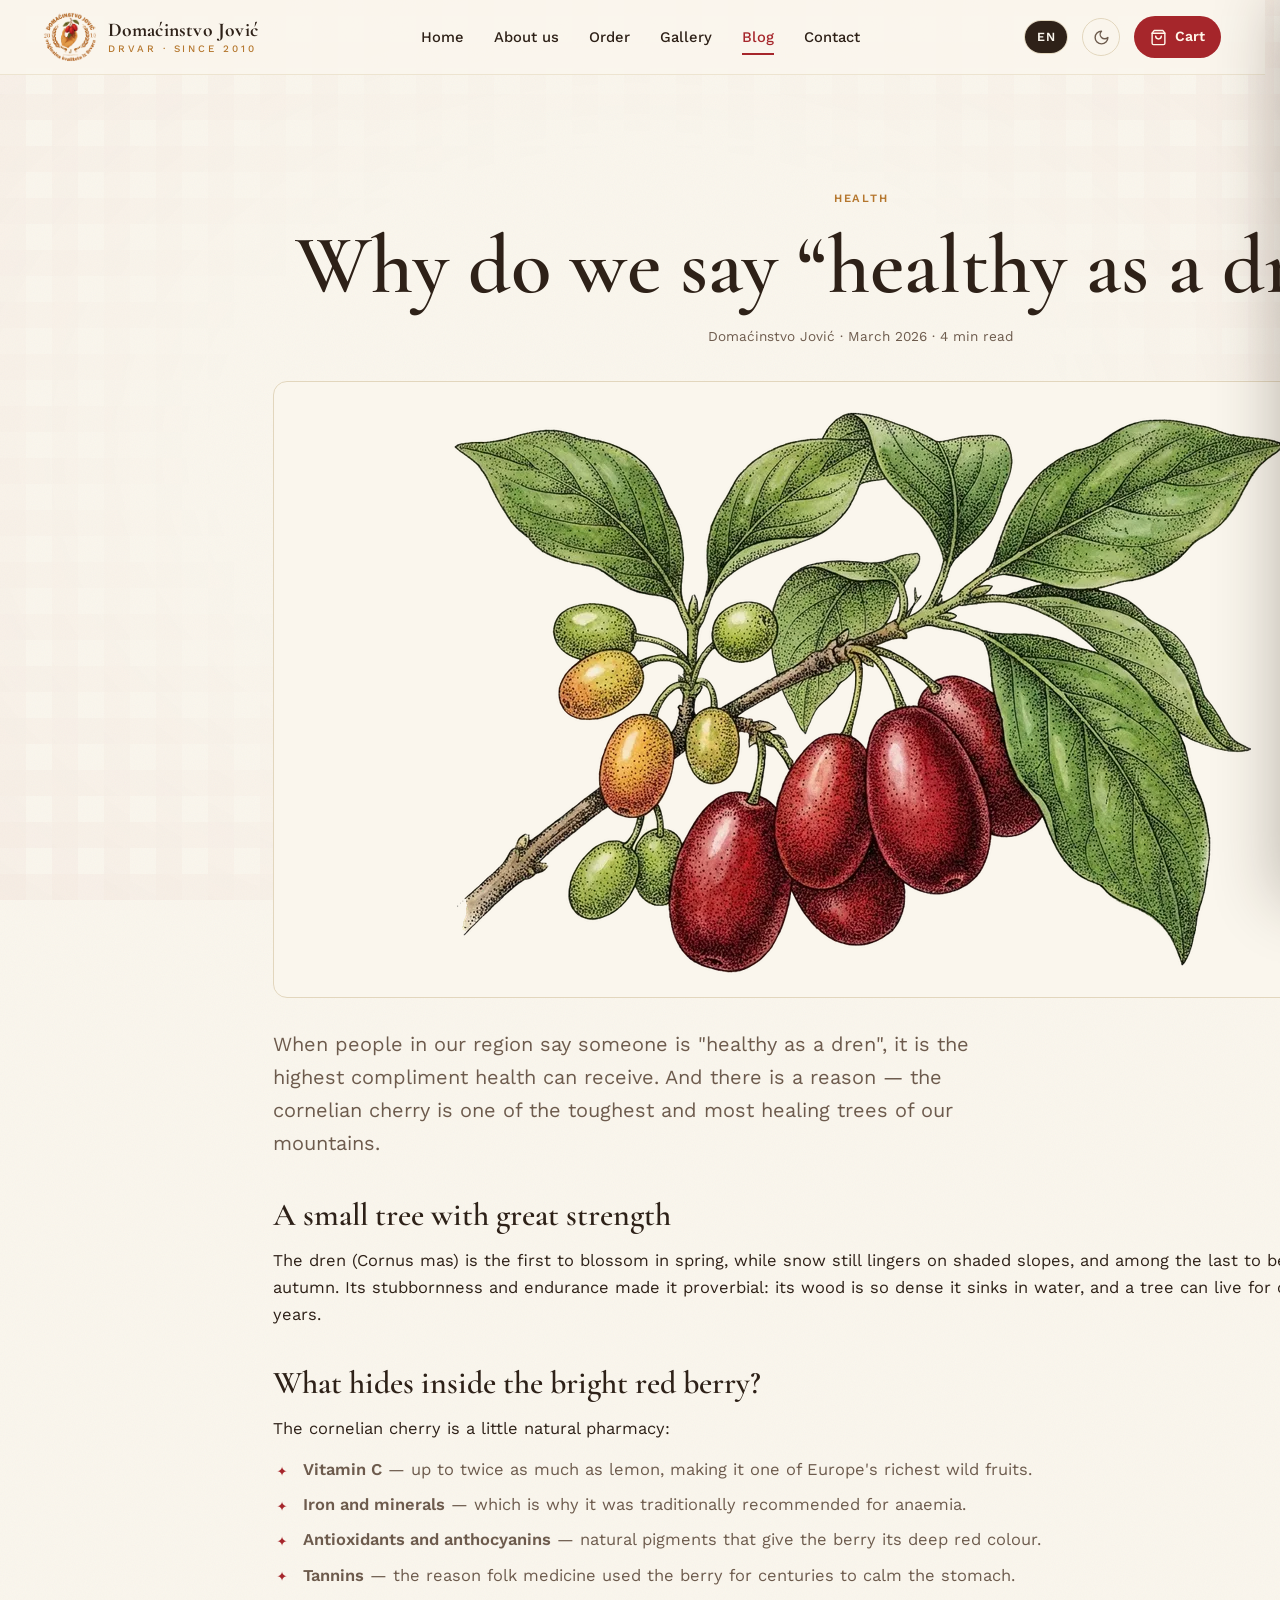
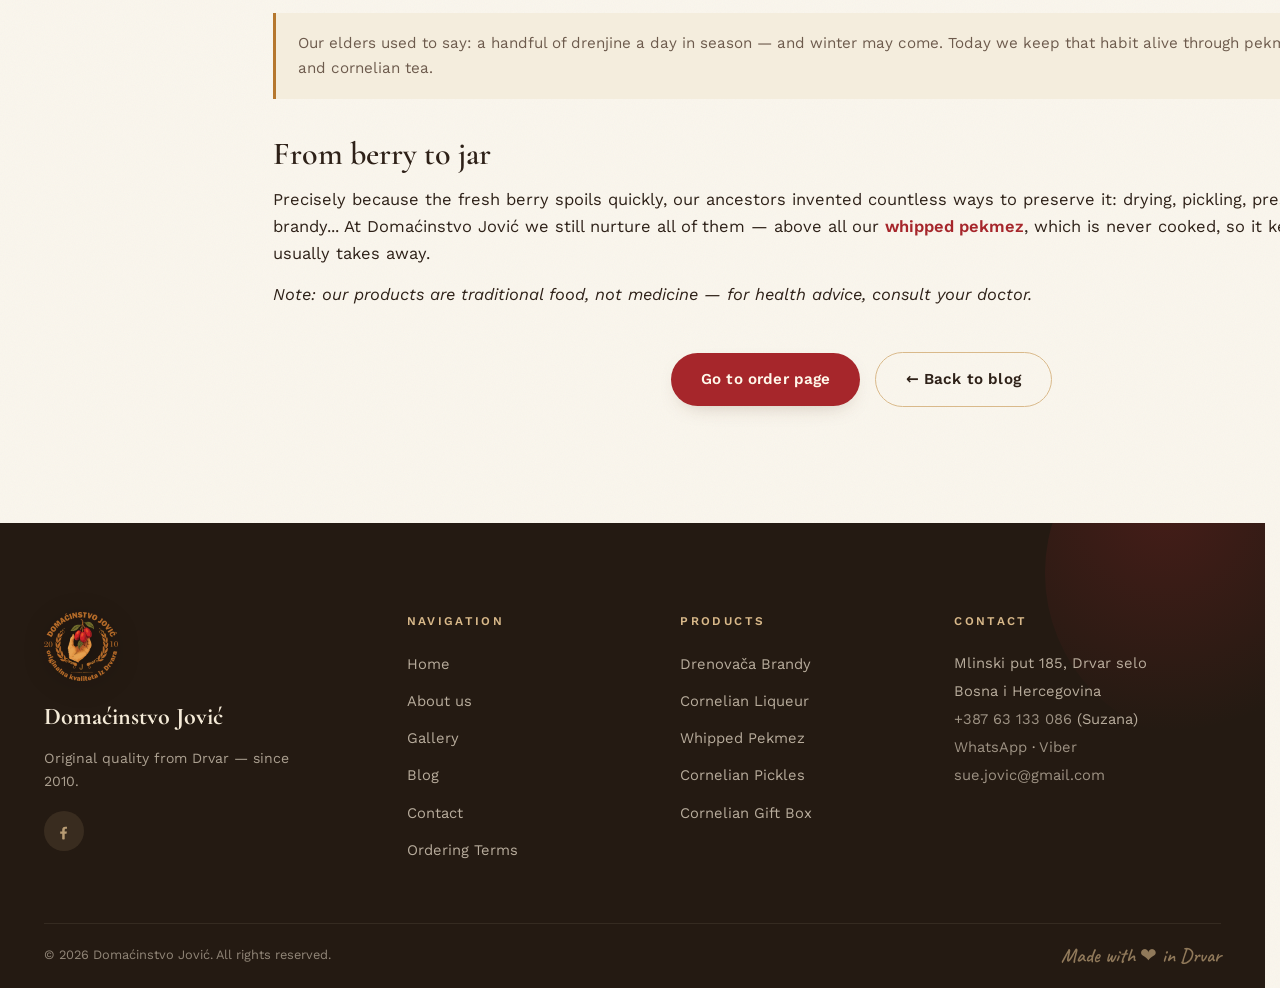
<file: blog/zdrav-kao-dren.html>
<!DOCTYPE html>
<html lang="sr" data-lang="sr">
<head>
  <meta charset="UTF-8">
  <meta name="viewport" content="width=device-width, initial-scale=1.0">
  <script>document.documentElement.dataset.lang=localStorage.getItem("dj-lang")||(/^(sr|hr|bs|me|sl|mk)/i.test(navigator.language||"")?"sr":"en");document.documentElement.lang=document.documentElement.dataset.lang;document.documentElement.classList.add("js");var djt=localStorage.getItem("dj-theme")||(matchMedia("(prefers-color-scheme: dark)").matches?"dark":"light");document.documentElement.dataset.theme=djt;</script>
  <title>Zašto se kaže „zdrav ko dren“? — Blog | Domaćinstvo Jović</title>
  <meta name="description" content="Drenjina sadrži više vitamina C od limuna, a u narodnoj medicini se vjekovima koristi za imunitet. Otkrijte zašto se kaže „zdrav ko dren“.">
  <link rel="canonical" href="https://domacinstvojovic.com/blog/zdrav-kao-dren.html">
  <meta property="og:type" content="article">
  <meta property="og:title" content="Zašto se kaže „zdrav ko dren“?">
  <meta property="og:description" content="Vitamin C, željezo, antioksidansi — mala bobica, veliki saveznik imuniteta.">
  <meta property="og:image" content="../og-image.jpg">
  <link rel="icon" type="image/png" sizes="32x32" href="../favicon-32.png">
  <link rel="apple-touch-icon" href="../apple-touch-icon.png">
  <link rel="preload" href="../fonts/WorkSans-normal-400-latin.woff2" as="font" type="font/woff2" crossorigin>
  <link rel="preload" href="../fonts/WorkSans-normal-400-latin-ext.woff2" as="font" type="font/woff2" crossorigin>
  <link rel="preload" href="../fonts/WorkSans-normal-600-latin.woff2" as="font" type="font/woff2" crossorigin>
  <link rel="preload" href="../fonts/WorkSans-normal-600-latin-ext.woff2" as="font" type="font/woff2" crossorigin>
  <link rel="preload" href="../fonts/CormorantGaramond-normal-600-latin.woff2" as="font" type="font/woff2" crossorigin>
  <link rel="preload" href="../fonts/CormorantGaramond-normal-600-latin-ext.woff2" as="font" type="font/woff2" crossorigin>
  <link rel="preload" href="../fonts/CormorantGaramond-normal-700-latin.woff2" as="font" type="font/woff2" crossorigin>
  <link rel="preload" href="../fonts/CormorantGaramond-normal-700-latin-ext.woff2" as="font" type="font/woff2" crossorigin>
  <link rel="stylesheet" href="../fonts/fonts.css">
  <link rel="stylesheet" href="../css/style.css">
  <script type="application/ld+json">
  { "@context": "https://schema.org", "@type": "BlogPosting",
    "headline": "Zašto se kaže „zdrav ko dren“?",
    "datePublished": "2026-03-10", "inLanguage": "sr",
    "author": { "@type": "Organization", "name": "Domaćinstvo Jović" } }
  </script>
</head>
<body data-page="article" data-root="../" data-title-en="Why do we say “healthy as a dren”? — Blog | Domaćinstvo Jović">
  <a class="skip-link" href="#main" data-i18n="a11y.skip">Preskoči na sadržaj</a>

  <header class="header">
    <div class="container header__inner">
      <a href="../index.html" class="brand" aria-label="Domaćinstvo Jović — početna">
        <img src="../img/logo.webp" alt="Logo Domaćinstva Jović" width="52" height="61">
        <span class="brand__name">Domaćinstvo Jović
          <small data-i18n="brand.small">Drvar · od 2010.</small>
        </span>
      </a>
      <nav class="nav" id="nav" aria-label="Glavna navigacija">
        <a href="../index.html" data-i18n="nav.home">Početna</a>
        <a href="../o-nama.html" data-i18n="nav.about">O nama</a>
        <a href="../narucite.html" data-i18n="nav.shop">Naruči</a>
        <a href="../galerija.html" data-i18n="nav.gallery">Galerija</a>
        <a href="../blog.html" class="is-active" data-i18n="nav.blog">Blog</a>
        <a href="../kontakt.html" data-i18n="nav.contact">Kontakt</a>
      </nav>
      <div class="header__actions">
        <div class="lang-switch" role="group" aria-label="Izbor jezika">
          <button type="button" data-lang="sr" class="is-on">SR</button>
          <button type="button" data-lang="en">EN</button>
        </div>
        <button type="button" class="theme-btn" data-theme-toggle aria-label="Tamna / svijetla tema">
          <svg class="ico-moon" viewBox="0 0 24 24" fill="none" stroke="currentColor" stroke-width="2" stroke-linecap="round" stroke-linejoin="round"><path d="M12 3a6 6 0 0 0 9 9 9 9 0 1 1-9-9Z"/></svg>
          <svg class="ico-sun" viewBox="0 0 24 24" fill="none" stroke="currentColor" stroke-width="2" stroke-linecap="round" stroke-linejoin="round"><circle cx="12" cy="12" r="4"/><path d="M12 2v2"/><path d="M12 20v2"/><path d="m4.93 4.93 1.41 1.41"/><path d="m17.66 17.66 1.41 1.41"/><path d="M2 12h2"/><path d="M20 12h2"/><path d="m6.34 17.66-1.41 1.41"/><path d="m19.07 4.93-1.41 1.41"/></svg>
        </button>
        <button type="button" class="cart-btn" data-open-cart aria-label="Otvori korpu">
          <svg viewBox="0 0 24 24" fill="none" stroke="currentColor" stroke-width="2" stroke-linecap="round" stroke-linejoin="round"><path d="M6 2 3 6v14a2 2 0 0 0 2 2h14a2 2 0 0 0 2-2V6l-3-4Z"/><path d="M3 6h18"/><path d="M16 10a4 4 0 0 1-8 0"/></svg>
          <span class="lbl" data-i18n="nav.cart">Korpa</span>
          <span class="cart-btn__count">0</span>
        </button>
        <button type="button" class="burger" aria-label="Meni" aria-expanded="false">
          <span></span><span></span><span></span>
        </button>
      </div>
    </div>
  </header>

  <main id="main">
    <article class="article section">
      <div class="container">
        <header class="article__head">
          <span class="b-card__tag" data-i18n="b1.tag">Zdravlje</span>
          <h1 data-i18n="b1.title">Zašto se kaže „zdrav ko dren“?</h1>
          <p class="article__meta"><span data-lang="sr">Domaćinstvo Jović · mart 2026. · 4 min čitanja</span><span data-lang="en">Domaćinstvo Jović · March 2026 · 4 min read</span></p>
        </header>

        <div class="article__hero reveal reveal--zoom">
          <img class="ill" src="../img/blog-dren.webp" alt="Botanička studija drenjine — plodovi, list i sjeme" width="900" height="502">
        </div>

        <div data-lang="sr">
          <p class="lead">Kada u našim krajevima za nekoga kažu da je „zdrav ko dren", to je najveći kompliment koji zdravlje može dobiti. A razlog nije slučajan — dren je jedno od najžilavijih i najljekovitijih stabala naših planina.</p>

          <h2>Malo drvo, velika snaga</h2>
          <p>Dren (Cornus mas) cvjeta prvi u proljeće, dok još snijeg drži sjenovite strane, a plodove daje među posljednjima — u ranu jesen. Ta njegova tvrdoglavost i izdržljivost ušle su u narodne izreke: drvo mu je toliko tvrdo da tone u vodi, a stablo doživi i preko sto godina.</p>

          <h2>Šta se krije u jarkocrvenoj bobici?</h2>
          <p>Drenjina je prava mala apoteka iz prirode:</p>
          <ul>
            <li><strong>Vitamin C</strong> — drenjina ga sadrži i do dva puta više od limuna, po čemu je među najbogatijim evropskim divljim voćem.</li>
            <li><strong>Željezo i minerali</strong> — zbog kojih se tradicionalno preporučivala kod malokrvnosti.</li>
            <li><strong>Antioksidansi i antocijani</strong> — prirodni pigmenti koji bobici daju duboku crvenu boju.</li>
            <li><strong>Taninske materije</strong> — zbog kojih je narodna medicina drenjinu vjekovima koristila za smirivanje stomaka.</li>
          </ul>

          <div class="note">Naši stari su govorili: šaka drenjina na dan u sezoni — i zima može doći. Danas tu naviku čuvamo kroz pekmez, turšiju, liker i čaj od drenjine.</div>

          <h2>Od bobice do tegle</h2>
          <p>Upravo zato što se drenjina brzo kvari svježa, naši preci su izmislili bezbroj načina da je sačuvaju: sušenje, turšiju, slatko, pekmez, rakiju... U Domaćinstvu Jović sve te načine i danas njegujemo — a najviše naš <a href="muceni-pekmez.html" style="color:var(--red); font-weight:600">mućeni pekmez</a>, koji se ne kuva, pa čuva i ono što kuvanje obično odnese.</p>
          <p><em>Napomena: naši proizvodi su tradicionalna hrana, a ne lijek — za zdravstvene savjete obratite se svom ljekaru.</em></p>
        </div>

        <div data-lang="en">
          <p class="lead">When people in our region say someone is "healthy as a dren", it is the highest compliment health can receive. And there is a reason — the cornelian cherry is one of the toughest and most healing trees of our mountains.</p>

          <h2>A small tree with great strength</h2>
          <p>The dren (Cornus mas) is the first to blossom in spring, while snow still lingers on shaded slopes, and among the last to bear fruit — in early autumn. Its stubbornness and endurance made it proverbial: its wood is so dense it sinks in water, and a tree can live for over a hundred years.</p>

          <h2>What hides inside the bright red berry?</h2>
          <p>The cornelian cherry is a little natural pharmacy:</p>
          <ul>
            <li><strong>Vitamin C</strong> — up to twice as much as lemon, making it one of Europe's richest wild fruits.</li>
            <li><strong>Iron and minerals</strong> — which is why it was traditionally recommended for anaemia.</li>
            <li><strong>Antioxidants and anthocyanins</strong> — natural pigments that give the berry its deep red colour.</li>
            <li><strong>Tannins</strong> — the reason folk medicine used the berry for centuries to calm the stomach.</li>
          </ul>

          <div class="note">Our elders used to say: a handful of drenjine a day in season — and winter may come. Today we keep that habit alive through pekmez, pickles, liqueur and cornelian tea.</div>

          <h2>From berry to jar</h2>
          <p>Precisely because the fresh berry spoils quickly, our ancestors invented countless ways to preserve it: drying, pickling, preserves, pekmez, brandy... At Domaćinstvo Jović we still nurture all of them — above all our <a href="muceni-pekmez.html" style="color:var(--red); font-weight:600">whipped pekmez</a>, which is never cooked, so it keeps what cooking usually takes away.</p>
          <p><em>Note: our products are traditional food, not medicine — for health advice, consult your doctor.</em></p>
        </div>

        <div style="text-align:center; margin-top:44px">
          <a href="../narucite.html" class="btn btn--primary" data-i18n="cta.btn">Idi na narudžbu</a>
          <a href="../blog.html" class="btn btn--ghost" data-i18n="art.back" style="margin-left:8px">← Nazad na blog</a>
        </div>
      </div>
    </article>
  </main>

  <footer class="footer">
    <div class="container">
      <div class="footer__grid">
        <div class="footer__brand">
          <img src="../img/logo.webp" alt="Logo Domaćinstva Jović" loading="lazy" width="74" height="87">
          <div class="name">Domaćinstvo Jović</div>
          <p data-i18n="footer.tag">Originalna kvaliteta iz Drvara — od 2010. godine.</p>
          <div class="social">
            <a href="https://www.facebook.com/p/Doma%C4%87instvo-Jovi%C4%87-61557918760663/" target="_blank" rel="noopener" aria-label="Facebook — Domaćinstvo Jović">
              <svg viewBox="0 0 24 24" fill="currentColor"><path d="M13.5 21.9v-6.96h2.33l.44-2.9H13.5v-1.88c0-.79.39-1.57 1.64-1.57h1.27V6.12s-1.15-.2-2.25-.2c-2.3 0-3.8 1.39-3.8 3.91v2.21H7.82v2.9h2.54v6.96a10.1 10.1 0 0 0 3.14 0Z"/></svg>
            </a>
          </div>
        </div>
        <div>
          <h4 data-i18n="footer.nav">Navigacija</h4>
          <ul>
            <li><a href="../index.html" data-i18n="nav.home">Početna</a></li>
            <li><a href="../o-nama.html" data-i18n="nav.about">O nama</a></li>
            <li><a href="../galerija.html" data-i18n="nav.gallery">Galerija</a></li>
            <li><a href="../blog.html" data-i18n="nav.blog">Blog</a></li>
            <li><a href="../kontakt.html" data-i18n="nav.contact">Kontakt</a></li>
            <li><a href="../uslovi.html" data-i18n="nav.terms">Uslovi naručivanja</a></li>
          </ul>
        </div>
        <div>
          <h4 data-i18n="footer.shop">Proizvodi</h4>
          <ul>
            <li><a href="../proizvod-rakija.html" data-i18n="p.rakija.name">Drenovača</a></li>
            <li><a href="../proizvod-liker.html" data-i18n="p.liker.name">Liker od drenjine</a></li>
            <li><a href="../proizvod-pekmez.html" data-i18n="p.pekmez.name">Mućeni pekmez</a></li>
            <li><a href="../proizvod-tursija.html" data-i18n="p.tursija.name">Turšija od drenjine</a></li>
            <li><a href="../narucite.html#paket" data-i18n="paket.title">Poklon paket od drena</a></li>
          </ul>
        </div>
        <div>
          <h4 data-i18n="footer.contact">Kontakt</h4>
          <address>
            Mlinski put 185, Drvar selo<br>
            Bosna i Hercegovina<br>
            <a href="tel:+38763133086">+387 63 133 086</a> (Suzana)<br>
            <a href="https://wa.me/38763133086" target="_blank" rel="noopener">WhatsApp</a> &middot; <a href="viber://chat?number=%2B38763133086">Viber</a><br>
            <a href="mailto:sue.jovic@gmail.com">sue.jovic@gmail.com</a>
          </address>
        </div>
      </div>
      <div class="footer__bar">
        <span>© <span data-year>2026</span> Domaćinstvo Jović. <span data-i18n="footer.rights">Sva prava zadržana.</span></span>
        <span class="hand" data-i18n="footer.made">Napravljeno sa ❤ u Drvaru</span>
      </div>
    </div>
  </footer>

  <div class="drawer-backdrop" id="drawerBackdrop"></div>
  <aside class="drawer" id="cartDrawer" aria-label="Korpa">
    <div class="drawer__head">
      <h3 data-i18n="cart.title">Vaša korpa</h3>
      <button type="button" class="drawer__close" aria-label="Zatvori korpu">✕</button>
    </div>
    <div class="drawer__items" id="cartItems"></div>
    <div class="drawer__foot" id="cartFoot">
      <div class="drawer__total">
        <span data-i18n="cart.total">Ukupno:</span>
        <b id="cartTotal">0 KM</b>
      </div>
      <p class="drawer__note" data-i18n="cart.note">Plaćanje pouzećem ili po dogovoru. Poštarina se obračunava pri potvrdi.</p>
      <a href="../narucite.html#zavrsi" class="btn btn--primary" data-i18n="cart.checkout">Završi narudžbu</a>
    </div>
  </aside>

  <script src="../js/main.js"></script>
</body>
</html>
</file>
<file: fonts/fonts.css>
﻿@font-face{font-family:'Caveat';font-style:normal;font-weight:600;font-display:swap;src:url('../fonts/Caveat-normal-600-latin-ext.woff2') format('woff2');unicode-range:U+0100-02BA, U+02BD-02C5, U+02C7-02CC, U+02CE-02D7, U+02DD-02FF, U+0304, U+0308, U+0329, U+1D00-1DBF, U+1E00-1E9F, U+1EF2-1EFF, U+2020, U+20A0-20AB, U+20AD-20C0, U+2113, U+2C60-2C7F, U+A720-A7FF;}
@font-face{font-family:'Caveat';font-style:normal;font-weight:600;font-display:swap;src:url('../fonts/Caveat-normal-600-latin.woff2') format('woff2');unicode-range:U+0000-00FF, U+0131, U+0152-0153, U+02BB-02BC, U+02C6, U+02DA, U+02DC, U+0304, U+0308, U+0329, U+2000-206F, U+20AC, U+2122, U+2191, U+2193, U+2212, U+2215, U+FEFF, U+FFFD;}
@font-face{font-family:'Cormorant Garamond';font-style:italic;font-weight:500;font-display:swap;src:url('../fonts/CormorantGaramond-italic-500-latin-ext.woff2') format('woff2');unicode-range:U+0100-02BA, U+02BD-02C5, U+02C7-02CC, U+02CE-02D7, U+02DD-02FF, U+0304, U+0308, U+0329, U+1D00-1DBF, U+1E00-1E9F, U+1EF2-1EFF, U+2020, U+20A0-20AB, U+20AD-20C0, U+2113, U+2C60-2C7F, U+A720-A7FF;}
@font-face{font-family:'Cormorant Garamond';font-style:italic;font-weight:500;font-display:swap;src:url('../fonts/CormorantGaramond-italic-500-latin.woff2') format('woff2');unicode-range:U+0000-00FF, U+0131, U+0152-0153, U+02BB-02BC, U+02C6, U+02DA, U+02DC, U+0304, U+0308, U+0329, U+2000-206F, U+20AC, U+2122, U+2191, U+2193, U+2212, U+2215, U+FEFF, U+FFFD;}
@font-face{font-family:'Cormorant Garamond';font-style:normal;font-weight:500;font-display:swap;src:url('../fonts/CormorantGaramond-normal-500-latin-ext.woff2') format('woff2');unicode-range:U+0100-02BA, U+02BD-02C5, U+02C7-02CC, U+02CE-02D7, U+02DD-02FF, U+0304, U+0308, U+0329, U+1D00-1DBF, U+1E00-1E9F, U+1EF2-1EFF, U+2020, U+20A0-20AB, U+20AD-20C0, U+2113, U+2C60-2C7F, U+A720-A7FF;}
@font-face{font-family:'Cormorant Garamond';font-style:normal;font-weight:500;font-display:swap;src:url('../fonts/CormorantGaramond-normal-500-latin.woff2') format('woff2');unicode-range:U+0000-00FF, U+0131, U+0152-0153, U+02BB-02BC, U+02C6, U+02DA, U+02DC, U+0304, U+0308, U+0329, U+2000-206F, U+20AC, U+2122, U+2191, U+2193, U+2212, U+2215, U+FEFF, U+FFFD;}
@font-face{font-family:'Cormorant Garamond';font-style:normal;font-weight:600;font-display:swap;src:url('../fonts/CormorantGaramond-normal-600-latin-ext.woff2') format('woff2');unicode-range:U+0100-02BA, U+02BD-02C5, U+02C7-02CC, U+02CE-02D7, U+02DD-02FF, U+0304, U+0308, U+0329, U+1D00-1DBF, U+1E00-1E9F, U+1EF2-1EFF, U+2020, U+20A0-20AB, U+20AD-20C0, U+2113, U+2C60-2C7F, U+A720-A7FF;}
@font-face{font-family:'Cormorant Garamond';font-style:normal;font-weight:600;font-display:swap;src:url('../fonts/CormorantGaramond-normal-600-latin.woff2') format('woff2');unicode-range:U+0000-00FF, U+0131, U+0152-0153, U+02BB-02BC, U+02C6, U+02DA, U+02DC, U+0304, U+0308, U+0329, U+2000-206F, U+20AC, U+2122, U+2191, U+2193, U+2212, U+2215, U+FEFF, U+FFFD;}
@font-face{font-family:'Cormorant Garamond';font-style:normal;font-weight:700;font-display:swap;src:url('../fonts/CormorantGaramond-normal-700-latin-ext.woff2') format('woff2');unicode-range:U+0100-02BA, U+02BD-02C5, U+02C7-02CC, U+02CE-02D7, U+02DD-02FF, U+0304, U+0308, U+0329, U+1D00-1DBF, U+1E00-1E9F, U+1EF2-1EFF, U+2020, U+20A0-20AB, U+20AD-20C0, U+2113, U+2C60-2C7F, U+A720-A7FF;}
@font-face{font-family:'Cormorant Garamond';font-style:normal;font-weight:700;font-display:swap;src:url('../fonts/CormorantGaramond-normal-700-latin.woff2') format('woff2');unicode-range:U+0000-00FF, U+0131, U+0152-0153, U+02BB-02BC, U+02C6, U+02DA, U+02DC, U+0304, U+0308, U+0329, U+2000-206F, U+20AC, U+2122, U+2191, U+2193, U+2212, U+2215, U+FEFF, U+FFFD;}
@font-face{font-family:'Work Sans';font-style:italic;font-weight:400;font-display:swap;src:url('../fonts/WorkSans-italic-400-latin-ext.woff2') format('woff2');unicode-range:U+0100-02BA, U+02BD-02C5, U+02C7-02CC, U+02CE-02D7, U+02DD-02FF, U+0304, U+0308, U+0329, U+1D00-1DBF, U+1E00-1E9F, U+1EF2-1EFF, U+2020, U+20A0-20AB, U+20AD-20C0, U+2113, U+2C60-2C7F, U+A720-A7FF;}
@font-face{font-family:'Work Sans';font-style:italic;font-weight:400;font-display:swap;src:url('../fonts/WorkSans-italic-400-latin.woff2') format('woff2');unicode-range:U+0000-00FF, U+0131, U+0152-0153, U+02BB-02BC, U+02C6, U+02DA, U+02DC, U+0304, U+0308, U+0329, U+2000-206F, U+20AC, U+2122, U+2191, U+2193, U+2212, U+2215, U+FEFF, U+FFFD;}
@font-face{font-family:'Work Sans';font-style:normal;font-weight:400;font-display:swap;src:url('../fonts/WorkSans-normal-400-latin-ext.woff2') format('woff2');unicode-range:U+0100-02BA, U+02BD-02C5, U+02C7-02CC, U+02CE-02D7, U+02DD-02FF, U+0304, U+0308, U+0329, U+1D00-1DBF, U+1E00-1E9F, U+1EF2-1EFF, U+2020, U+20A0-20AB, U+20AD-20C0, U+2113, U+2C60-2C7F, U+A720-A7FF;}
@font-face{font-family:'Work Sans';font-style:normal;font-weight:400;font-display:swap;src:url('../fonts/WorkSans-normal-400-latin.woff2') format('woff2');unicode-range:U+0000-00FF, U+0131, U+0152-0153, U+02BB-02BC, U+02C6, U+02DA, U+02DC, U+0304, U+0308, U+0329, U+2000-206F, U+20AC, U+2122, U+2191, U+2193, U+2212, U+2215, U+FEFF, U+FFFD;}
@font-face{font-family:'Work Sans';font-style:normal;font-weight:500;font-display:swap;src:url('../fonts/WorkSans-normal-500-latin-ext.woff2') format('woff2');unicode-range:U+0100-02BA, U+02BD-02C5, U+02C7-02CC, U+02CE-02D7, U+02DD-02FF, U+0304, U+0308, U+0329, U+1D00-1DBF, U+1E00-1E9F, U+1EF2-1EFF, U+2020, U+20A0-20AB, U+20AD-20C0, U+2113, U+2C60-2C7F, U+A720-A7FF;}
@font-face{font-family:'Work Sans';font-style:normal;font-weight:500;font-display:swap;src:url('../fonts/WorkSans-normal-500-latin.woff2') format('woff2');unicode-range:U+0000-00FF, U+0131, U+0152-0153, U+02BB-02BC, U+02C6, U+02DA, U+02DC, U+0304, U+0308, U+0329, U+2000-206F, U+20AC, U+2122, U+2191, U+2193, U+2212, U+2215, U+FEFF, U+FFFD;}
@font-face{font-family:'Work Sans';font-style:normal;font-weight:600;font-display:swap;src:url('../fonts/WorkSans-normal-600-latin-ext.woff2') format('woff2');unicode-range:U+0100-02BA, U+02BD-02C5, U+02C7-02CC, U+02CE-02D7, U+02DD-02FF, U+0304, U+0308, U+0329, U+1D00-1DBF, U+1E00-1E9F, U+1EF2-1EFF, U+2020, U+20A0-20AB, U+20AD-20C0, U+2113, U+2C60-2C7F, U+A720-A7FF;}
@font-face{font-family:'Work Sans';font-style:normal;font-weight:600;font-display:swap;src:url('../fonts/WorkSans-normal-600-latin.woff2') format('woff2');unicode-range:U+0000-00FF, U+0131, U+0152-0153, U+02BB-02BC, U+02C6, U+02DA, U+02DC, U+0304, U+0308, U+0329, U+2000-206F, U+20AC, U+2122, U+2191, U+2193, U+2212, U+2215, U+FEFF, U+FFFD;}
</file>
<file: css/style.css>
/* ============================================================
   DOMAĆINSTVO JOVIĆ — Drvar
   Dizajn: botanički / etno-artisan, krem papir + dren crvena
   ============================================================ */

:root {
  --paper:      #FAF6ED;
  --paper-2:    #F4EDDD;
  --paper-3:    #EFE5CF;
  --ink:        #2E2118;
  --ink-soft:   #6D5B4D;
  --red:        #A6262B;
  --red-dark:   #7E1A1E;
  --red-deep:   #5E1214;
  --gold:       #B5772E;
  --gold-soft:  #D9B98A;
  --green:      #5C7A3B;
  --line:       #E2D6BD;
  --line-soft:  #EDE4D0;
  --shadow:     0 18px 40px -18px rgba(76, 47, 24, .38);
  --shadow-sm:  0 8px 22px -12px rgba(76, 47, 24, .35);
  --serif:  'Cormorant Garamond', 'Georgia', serif;
  --sans:   'Work Sans', system-ui, -apple-system, sans-serif;
  --hand:   'Caveat', cursive;
  --ease:   cubic-bezier(.22, .8, .32, 1);
  --radius: 14px;
}

/* ============================================================
   TAMNA TEMA — topli tamni tonovi, suptilno
   ============================================================ */
html[data-theme="dark"] {
  color-scheme: dark;
  --paper:      #201811;
  --paper-2:    #281E15;
  --paper-3:    #33261A;
  --ink:        #EDE3D0;
  --ink-soft:   #B6A48F;
  --red:        #D4575C;
  --red-dark:   #B23F44;
  --red-deep:   #7E2A2E;
  --gold:       #D9A55C;
  --gold-soft:  #A87F4D;
  --green:      #8FAF6A;
  --line:       #3B2E21;
  --line-soft:  #332818;
  --shadow:     0 18px 40px -18px rgba(0, 0, 0, .65);
  --shadow-sm:  0 8px 22px -12px rgba(0, 0, 0, .55);
}
html[data-theme="dark"] .header::before { background: rgba(32, 24, 17, .92); }
/* na tamnoj podlozi multiply bi ugasio ilustracije — providne slike idu direktno */
html[data-theme="dark"] img { mix-blend-mode: normal; }
html[data-theme="dark"] .map-frame { filter: sepia(.2) saturate(.85) brightness(.8); }
html[data-theme="dark"] ::selection { background: var(--gold); color: #201811; }
html[data-theme="dark"] .btn--primary,
html[data-theme="dark"] .cart-btn { color: #FFF3E4; }

/* Kratka animacija pri promjeni teme */
html.theme-anim, html.theme-anim body,
html.theme-anim *, html.theme-anim *::before, html.theme-anim *::after {
  transition: background-color .3s ease, color .3s ease,
              border-color .3s ease, box-shadow .3s ease !important;
}

/* Dugme za temu u zaglavlju */
.theme-btn {
  width: 38px; height: 38px; border-radius: 50%;
  border: 1px solid var(--line);
  display: grid; place-items: center;
  color: var(--ink-soft);
  transition: border-color .3s, color .3s, transform .3s var(--ease);
}
.theme-btn:hover { border-color: var(--gold); color: var(--gold); transform: rotate(15deg); }
.theme-btn svg { width: 17px; height: 17px; }
.theme-btn .ico-sun { display: none; }
html[data-theme="dark"] .theme-btn .ico-moon { display: none; }
html[data-theme="dark"] .theme-btn .ico-sun { display: block; }

/* ---------- Reset ---------- */
*, *::before, *::after { box-sizing: border-box; margin: 0; padding: 0; }
html { scroll-behavior: smooth; scrollbar-gutter: stable; }
html:focus-within { scroll-behavior: smooth; }
body {
  font-family: var(--sans);
  font-size: 16.5px;
  line-height: 1.65;
  color: var(--ink);
  background: var(--paper);
  -webkit-font-smoothing: antialiased;
  overflow-x: hidden;
  transition: opacity .05s ease;        /* vrlo brz ulaz/izlaz stranice i promjena jezika */
}
/* Ulazni fade: samo kada JS radi (html.js), da bez JS-a strana nikad ne ostane skrivena */
html.js body { opacity: 0; }
html.js body.page-enter { opacity: 1; }
body.page-leave { opacity: 0 !important; }  /* izlazni fade pri kliku na link */
img { max-width: 100%; height: auto; display: block; }
a { color: inherit; text-decoration: none; }
button { font: inherit; color: inherit; background: none; border: 0; cursor: pointer; }
ul, ol { list-style: none; }
::selection { background: var(--red); color: var(--paper); }

/* Papirna tekstura — jeftino tile-ovanje u pozadini bodyja */
body {
  background-image: url("data:image/svg+xml,%3Csvg xmlns='http://www.w3.org/2000/svg' width='140' height='140'%3E%3Cfilter id='n'%3E%3CfeTurbulence type='fractalNoise' baseFrequency='0.9' numOctaves='2'/%3E%3C/filter%3E%3Crect width='140' height='140' filter='url(%23n)' opacity='0.045'/%3E%3C/svg%3E");
}

/* Karirani "stolnjak" u pozadini — kao poklopci naših tegli.
   KRAJNJE suptilno: u centru ekrana ga nema (radial mask), ka uglovima
   se tek nazire. Jačina se podešava JEDNIM brojem: --gingham.
   Fiksiran je (ne skroluje se) i stoji iza svega; sekcije sa svojom
   pozadinom (--alt, paket, footer) ga prirodno prekrivaju. */
:root { --gingham: .05; --gingham-boja: 166, 38, 43; }
html[data-theme="dark"] { --gingham: .035; --gingham-boja: 212, 87, 92; }
body::before {
  content: '';
  position: fixed; inset: 0; z-index: -1; pointer-events: none;
  background-image:
    repeating-linear-gradient(0deg,  rgba(var(--gingham-boja), .55) 0 26px, transparent 26px 52px),
    repeating-linear-gradient(90deg, rgba(var(--gingham-boja), .55) 0 26px, transparent 26px 52px);
  opacity: var(--gingham);
  -webkit-mask-image: radial-gradient(ellipse 75% 75% at center, transparent 0 40%, #000 95%);
  mask-image: radial-gradient(ellipse 75% 75% at center, transparent 0 40%, #000 95%);
}

/* Sve slike se stapaju s podlogom (multiply) — bijela pozadina nestaje.
   Izuzeci: logo u futeru (tamna podloga) i uvećana slika u lightboxu. */
img { mix-blend-mode: multiply; }
.footer img,
.lightbox img { mix-blend-mode: normal; }
.ill { mix-blend-mode: multiply; }

.container { width: min(1180px, 92vw); margin-inline: auto; }
.section { padding-block: clamp(64px, 9vw, 120px); }
.section--tight { padding-block: clamp(44px, 6vw, 80px); }
.section--alt { background: var(--paper-2); }

/* ---------- Tipografija ---------- */
h1, h2, h3, .display {
  font-family: var(--serif);
  font-weight: 600;
  line-height: 1.08;
  color: var(--ink);
  text-wrap: balance;
}
h1 { font-size: clamp(2.7rem, 7vw, 5.2rem); }
h2 { font-size: clamp(2rem, 4.4vw, 3.2rem); }
h3 { font-size: clamp(1.35rem, 2.2vw, 1.7rem); }
.em-red { color: var(--red); font-style: italic; font-weight: 500; }
.lead { font-size: clamp(1.05rem, 1.6vw, 1.25rem); color: var(--ink-soft); max-width: 58ch; }
.hand { font-family: var(--hand); font-size: 1.55em; color: var(--gold); line-height: 1.2; }

.kicker {
  display: inline-flex; align-items: center; gap: 12px;
  font-size: .78rem; font-weight: 600;
  letter-spacing: .22em; text-transform: uppercase;
  color: var(--gold);
}
.kicker::before, .kicker--center::after {
  content: ''; width: 34px; height: 1px; background: var(--gold-soft);
}

.section-head { max-width: 640px; margin-bottom: clamp(34px, 5vw, 58px); }
.section-head--center { margin-inline: auto; text-align: center; }
.section-head--center .kicker { justify-content: center; }
.section-head h2 { margin-top: 10px; }
.section-head .lead { margin-top: 14px; margin-inline: auto; }

/* Ukrasna vitica ispod naslova */
.flourish { display: inline-block; margin-top: 16px; color: var(--red); opacity: .85; }

/* ============================================================
   HEADER
   ============================================================ */
.header {
  position: sticky; top: 0; z-index: 50;
  border-bottom: 1px solid var(--line-soft);
  transition: box-shadow .35s var(--ease);
}
/* Staklasta podloga je na pseudo-elementu, a NE na .header — jer bi
   backdrop-filter na headeru napravio "containing block" i zarobio
   fiksirani mobilni meni (.nav) unutar visine headera. Ovako header
   ne zarobljava ništa, a efekat ostaje isti. */
.header::before {
  content: ''; position: absolute; inset: 0; z-index: -1;
  background: rgba(250, 246, 237, .92);
  backdrop-filter: blur(10px);
  -webkit-backdrop-filter: blur(10px);
}
.header.is-scrolled { box-shadow: 0 10px 30px -18px rgba(76, 47, 24, .35); }
.header__inner {
  display: flex; align-items: center; justify-content: space-between;
  gap: 20px; padding-block: 10px; min-height: 74px;
}
.brand { display: flex; align-items: center; gap: 12px; flex-shrink: 0; }
.brand img { width: 52px; height: auto; transition: transform .5s var(--ease); }
.brand:hover img { transform: rotate(-6deg) scale(1.05); }
.brand__name {
  font-family: var(--serif); font-weight: 700;
  font-size: 1.22rem; line-height: 1.05; letter-spacing: .01em;
}
.brand__name small {
  display: block; font-family: var(--sans); font-weight: 500;
  font-size: .62rem; letter-spacing: .3em; text-transform: uppercase;
  color: var(--gold); margin-top: 3px;
}

.nav { display: flex; align-items: center; gap: clamp(16px, 2.4vw, 30px); }
.nav a {
  position: relative; font-size: .92rem; font-weight: 500;
  padding-block: 6px; color: var(--ink);
}
.nav a::after {
  content: ''; position: absolute; left: 0; bottom: 0;
  width: 100%; height: 2px; background: var(--red);
  transform: scaleX(0); transform-origin: right;
  transition: transform .35s var(--ease);
}
.nav a:hover::after, .nav a.is-active::after { transform: scaleX(1); transform-origin: left; }
.nav a.is-active { color: var(--red); }

.header__actions { display: flex; align-items: center; gap: 14px; }

.lang-switch {
  display: flex; border: 1px solid var(--line); border-radius: 999px;
  overflow: hidden; font-size: .78rem; font-weight: 600;
}
.lang-switch button {
  padding: 6px 12px; letter-spacing: .06em; color: var(--ink-soft);
  transition: background .3s, color .3s;
}
.lang-switch button.is-on { background: var(--ink); color: var(--paper); }

.cart-btn {
  position: relative; display: inline-flex; align-items: center; gap: 8px;
  padding: 9px 16px; border-radius: 999px;
  background: var(--red); color: #FFF7EA;
  font-size: .88rem; font-weight: 600;
  transition: background .3s, transform .3s var(--ease);
}
.cart-btn:hover { background: var(--red-dark); transform: translateY(-1px); }
.cart-btn svg { width: 17px; height: 17px; }
.cart-btn__count {
  position: absolute; top: -7px; right: -6px;
  min-width: 21px; height: 21px; padding-inline: 5px;
  display: grid; place-items: center;
  background: var(--ink); color: var(--paper);
  font-size: .68rem; font-weight: 700; border-radius: 999px;
  border: 2px solid var(--paper);
  transform: scale(0); transition: transform .35s cubic-bezier(.34, 1.6, .44, 1);
}
.cart-btn__count.is-on { transform: scale(1); }
.cart-btn__count.bump { animation: bump .5s cubic-bezier(.34, 1.6, .44, 1); }
@keyframes bump { 40% { transform: scale(1.45); } }

/* Hamburger */
.burger { display: none; width: 42px; height: 42px; position: relative; z-index: 70; }
.burger span {
  position: absolute; left: 9px; width: 24px; height: 2px;
  background: var(--ink); border-radius: 2px;
  transition: transform .4s var(--ease), opacity .3s, top .4s var(--ease);
}
.burger span:nth-child(1) { top: 14px; }
.burger span:nth-child(2) { top: 21px; }
.burger span:nth-child(3) { top: 28px; }
.burger.is-open span:nth-child(1) { top: 21px; transform: rotate(45deg); }
.burger.is-open span:nth-child(2) { opacity: 0; }
.burger.is-open span:nth-child(3) { top: 21px; transform: rotate(-45deg); }

/* ============================================================
   DUGMAD
   ============================================================ */
.btn {
  display: inline-flex; align-items: center; justify-content: center; gap: 10px;
  padding: 14px 30px; border-radius: 999px;
  font-weight: 600; font-size: .95rem; letter-spacing: .01em;
  transition: transform .35s var(--ease), background .3s, color .3s, border-color .3s, box-shadow .35s;
  will-change: transform;
}
.btn svg { width: 16px; height: 16px; transition: transform .35s var(--ease); }
.btn:hover svg { transform: translateX(4px); }
.btn--primary { background: var(--red); color: #FFF7EA; box-shadow: var(--shadow-sm); }
.btn--primary:hover { background: var(--red-dark); transform: translateY(-2px); }
.btn--ghost { border: 1.5px solid var(--gold-soft); color: var(--ink); }
.btn--ghost:hover { border-color: var(--gold); background: rgba(181, 119, 46, .07); transform: translateY(-2px); }
.btn--dark { background: var(--ink); color: var(--paper); }
.btn--dark:hover { background: #1d1510; transform: translateY(-2px); }
.btn--sm { padding: 10px 20px; font-size: .86rem; }

/* ============================================================
   HERO
   ============================================================ */
.hero { position: relative; overflow: hidden; }
.hero__inner {
  display: grid; grid-template-columns: 1.05fr .95fr;
  align-items: center; gap: clamp(30px, 5vw, 70px);
  padding-block: clamp(50px, 7vw, 100px);
  min-height: min(86vh, 820px);
}
/* Centrirani hero (bez bočne ilustracije) */
.hero__inner--center {
  grid-template-columns: 1fr;
  justify-items: center; text-align: center;
  min-height: min(78vh, 720px);
}
.hero__inner--center .hero__cta,
.hero__inner--center .hero__since { justify-content: center; }
.hero__inner--center .hero__lead { margin-inline: auto; }
.hero__inner--center .kicker { justify-content: center; }
.hero__inner--center .kicker::after { content: ''; width: 34px; height: 1px; background: var(--gold-soft); }
.hero__text { position: relative; z-index: 2; }
.hero__title { margin-top: 18px; }
.hero__title .line { display: block; overflow: hidden; }
.hero__title .line span {
  display: block;
  transform: translateY(110%);
  animation: riseUp 1s var(--ease) forwards;
}
.hero__title .line:nth-child(2) span { animation-delay: .12s; }
@keyframes riseUp { to { transform: translateY(0); } }
.hero__lead { margin-top: 22px; }
.hero__cta { display: flex; flex-wrap: wrap; gap: 14px; margin-top: 34px; }
.hero__since {
  display: flex; align-items: center; gap: 18px; margin-top: 44px;
  color: var(--ink-soft); font-size: .88rem;
}
.hero__since b { font-family: var(--serif); font-size: 1.6rem; font-weight: 700; color: var(--red); }
.hero__since .sep { width: 1px; height: 34px; background: var(--line); }

.hero__art { position: relative; /* bez z-indexa — ne smije izolovati mix-blend-mode ilustracije */ }
.hero__art .main-ill {
  width: min(88%, 480px); margin-inline: auto;
  animation: floaty 7s ease-in-out infinite;
}
@keyframes floaty {
  0%, 100% { transform: translateY(0) rotate(0deg); }
  50% { transform: translateY(-16px) rotate(1.2deg); }
}
.hero__art::after { /* meka sjenka ispod ilustracije */
  content: ''; position: absolute; left: 50%; bottom: -6px;
  width: 46%; height: 26px; transform: translateX(-50%);
  background: radial-gradient(closest-side, rgba(76, 47, 24, .22), transparent 70%);
  animation: shadowPulse 7s ease-in-out infinite;
}
@keyframes shadowPulse {
  0%, 100% { transform: translateX(-50%) scaleX(1); opacity: .9; }
  50% { transform: translateX(-50%) scaleX(.86); opacity: .55; }
}

/* Ogromni vodeni žig u pozadini hera */
.hero__watermark {
  position: absolute; inset: 0; display: grid; place-items: center;
  pointer-events: none; z-index: 0;
}
.hero__watermark span {
  font-family: var(--serif); font-weight: 700; font-style: italic;
  font-size: clamp(9rem, 26vw, 22rem);
  color: transparent;
  -webkit-text-stroke: 1px rgba(181, 119, 46, .14);
  letter-spacing: .04em;
  transform: translateY(6%);
  user-select: none;
}

/* Lebdeće botaničke dekoracije — polako se pojavljuju i nestaju */
.deco {
  position: absolute;
  width: var(--w, 150px);
  pointer-events: none;
  mix-blend-mode: multiply;
  opacity: 0;
  /* ciklus 25 s: ~1,5 s pojavljivanje → ~19 s vidljivo → ~1,5 s nestajanje → ~5 s pauze */
  animation: decoCycle var(--dur, 25s) ease-in-out infinite;
  animation-delay: var(--del, 0s);
  z-index: 0;
}
@keyframes decoCycle {
  0% { opacity: 0; transform: translateY(20px) rotate(var(--rot, 0deg)) scale(.94); }
  6% { opacity: 1; }
  44% { transform: translateY(-12px) rotate(calc(var(--rot, 0deg) + 4deg)) scale(1.03); }
  82% { opacity: 1; }
  88%, 100% { opacity: 0; transform: translateY(16px) rotate(var(--rot, 0deg)) scale(.95); }
}
.section { position: relative; }
.section > .container { position: relative; z-index: 1; }
@media (max-width: 860px) {
  .deco { display: none; }
}

/* ---------- Traka (marquee) ---------- */
.marquee {
  border-block: 1px solid var(--line);
  background: var(--paper);
  overflow: hidden; padding-block: 16px;
  position: relative; z-index: 2;
}
.marquee__track {
  display: flex; gap: 0; width: max-content;
  animation: marquee 36s linear infinite;
}
.marquee:hover .marquee__track { animation-play-state: paused; }
.marquee__track span {
  font-family: var(--serif); font-style: italic; font-weight: 500;
  font-size: 1.18rem; color: var(--ink-soft); white-space: nowrap;
}
.marquee__track span::after { content: '✦'; margin-inline: 26px; color: var(--red); font-style: normal; font-size: .8em; }
@keyframes marquee { to { transform: translateX(-50%); } }

/* ============================================================
   PROIZVODI
   ============================================================ */
.products-grid {
  display: grid; grid-template-columns: repeat(4, 1fr);
  gap: clamp(16px, 2vw, 26px);
}
.p-card {
  position: relative; background: var(--paper);
  border: 1px solid var(--line); border-radius: var(--radius);
  padding: 14px 14px 22px;
  display: flex; flex-direction: column;
  transition: transform .45s var(--ease), box-shadow .45s var(--ease), border-color .3s;
}
.p-card::before { /* dvostruki okvir kao stara etiketa */
  content: ''; position: absolute; inset: 7px;
  border: 1px solid var(--line-soft); border-radius: calc(var(--radius) - 5px);
  pointer-events: none; transition: border-color .3s;
}
.p-card:hover { transform: translateY(-8px); box-shadow: var(--shadow); border-color: var(--gold-soft); }
.p-card:hover::before { border-color: var(--gold-soft); }
.p-card__img {
  aspect-ratio: 3 / 3.4; overflow: hidden; display: grid; place-items: center;
  border-radius: calc(var(--radius) - 5px);
}
.p-card__img img {
  width: 86%; height: 100%; object-fit: contain;
  transition: transform .6s var(--ease);
}
.p-card:hover .p-card__img img { transform: scale(1.06) rotate(.6deg); }
.p-card__body { padding: 8px 10px 0; display: flex; flex-direction: column; flex: 1; text-align: center; }
.p-card__name { font-size: 1.42rem; font-weight: 700; }
.p-card__desc { font-size: .84rem; color: var(--ink-soft); margin-top: 6px; flex: 1; }
.p-card__meta {
  display: flex; align-items: baseline; justify-content: center; gap: 8px;
  margin-top: 14px;
}
.p-card__price { font-family: var(--serif); font-size: 1.5rem; font-weight: 700; color: var(--red); }
.p-card__unit { font-size: .76rem; color: var(--ink-soft); }
.p-card .btn { margin-top: 14px; }

.badge-tag {
  position: absolute; top: 16px; left: 16px; z-index: 2;
  background: var(--gold); color: #FFF9EE;
  font-size: .66rem; font-weight: 700; letter-spacing: .14em; text-transform: uppercase;
  padding: 5px 11px; border-radius: 999px;
  transform: rotate(-3deg);
}
.badge-tag--red { background: var(--red); }

/* Stepper količine */
.qty {
  display: inline-flex; align-items: center; gap: 0;
  border: 1.5px solid var(--line); border-radius: 999px; overflow: hidden;
  background: var(--paper);
}
.qty button {
  width: 38px; height: 38px; display: grid; place-items: center;
  font-size: 1.15rem; font-weight: 600; color: var(--red);
  transition: background .25s;
  user-select: none;
}
.qty button:hover { background: var(--paper-3); }
.qty input {
  width: 40px; text-align: center; border: 0; background: transparent;
  font: 600 1rem var(--sans); color: var(--ink);
  -moz-appearance: textfield; appearance: textfield;
}
.qty input::-webkit-inner-spin-button { display: none; }

/* ---------- Poklon paket sekcija ---------- */
.paket {
  position: relative;
  background: linear-gradient(135deg, var(--red-deep), var(--red-dark) 55%, #8E2A1C);
  color: #FBEFD9;
  border-radius: calc(var(--radius) + 10px);
  overflow: hidden;
  box-shadow: var(--shadow);
}
.paket::before { /* zlatni okvir unutra */
  content: ''; position: absolute; inset: 12px;
  border: 1px solid rgba(217, 185, 138, .4); border-radius: var(--radius);
  pointer-events: none;
}
.paket__inner {
  display: grid; grid-template-columns: .9fr 1.1fr;
  gap: clamp(20px, 4vw, 60px); align-items: center;
  padding: clamp(28px, 4.5vw, 60px);
}
.paket__img {
  animation: floaty 8s ease-in-out infinite;
  filter: drop-shadow(0 30px 34px rgba(0, 0, 0, .45));
}
.paket__img img { mix-blend-mode: normal; margin-inline: auto; }
.paket h2, .paket h3 { color: #FBEFD9; }
.paket .kicker { color: var(--gold-soft); }
.paket .kicker::before { background: rgba(217, 185, 138, .5); }
.paket p { color: rgba(251, 239, 217, .82); }
.paket .btn--primary { background: var(--gold); color: #2E1A08; }
.paket .btn--primary:hover { background: #C98A3C; }

/* ============================================================
   O NAMA / SPLIT SEKCIJE
   ============================================================ */
.split {
  display: grid; grid-template-columns: 1fr 1fr;
  gap: clamp(30px, 5vw, 80px); align-items: center;
}
.split--rev .split__art { order: 2; }
.split__art { position: relative; }
.split__art .frame {
  position: relative; border-radius: var(--radius);
  background: var(--paper); border: 1px solid var(--line);
  padding: 16px; box-shadow: var(--shadow-sm);
  transform: rotate(-1.2deg);
  transition: transform .5s var(--ease);
}
.split__art .frame:hover { transform: rotate(0deg) scale(1.01); }
.split__art .frame img { border-radius: calc(var(--radius) - 6px); }
.split__art .frame .frame__caption {
  font-family: var(--hand); font-size: 1.35rem; color: var(--ink-soft);
  text-align: center; padding-top: 12px;
}
.split__body .lead { margin-top: 16px; }
.split__body p + p { margin-top: 14px; }
.split__body .btn { margin-top: 28px; }

/* Pečat */
.seal {
  position: absolute; right: -22px; top: -22px; z-index: 3;
  width: 92px; height: 92px; border-radius: 50%;
  display: grid; place-items: center;
  background: radial-gradient(circle at 35% 30%, #C0393E, var(--red-dark) 68%);
  color: #FBEFD9; box-shadow: 0 10px 24px -8px rgba(126, 26, 30, .6);
  transform: rotate(10deg);
  animation: sealIn 1s var(--ease) both;
}
.seal::before {
  content: ''; position: absolute; inset: 7px;
  border: 1.5px dashed rgba(251, 239, 217, .55); border-radius: 50%;
}
.seal span { font-family: var(--serif); font-weight: 700; font-size: .62rem; letter-spacing: .12em; text-transform: uppercase; text-align: center; line-height: 1.35; }
@keyframes sealIn { from { transform: rotate(40deg) scale(0); } }

/* Citat */
.quote {
  position: relative; max-width: 760px; margin-inline: auto; text-align: center;
  padding-inline: 20px;
}
.quote blockquote {
  font-family: var(--serif); font-style: italic; font-weight: 500;
  font-size: clamp(1.5rem, 3vw, 2.2rem); line-height: 1.35; color: var(--ink);
}
.quote blockquote::before { content: '„'; color: var(--red); font-size: 1.6em; line-height: 0; vertical-align: -.35em; margin-right: 6px; }
.quote cite { display: block; margin-top: 18px; font-style: normal; font-size: .9rem; color: var(--gold); font-weight: 600; letter-spacing: .12em; text-transform: uppercase; }

/* Benefiti */
.benefits { display: grid; grid-template-columns: repeat(3, 1fr); gap: clamp(18px, 2.5vw, 30px); }
.benefit {
  text-align: center; padding: clamp(24px, 3vw, 40px) clamp(18px, 2vw, 30px);
  background: var(--paper); border: 1px solid var(--line); border-radius: var(--radius);
  transition: transform .45s var(--ease), box-shadow .45s var(--ease);
}
.benefit:hover { transform: translateY(-6px); box-shadow: var(--shadow-sm); }
.benefit__icon { width: 104px; height: 104px; margin: 0 auto 16px; display: grid; place-items: center; }
.benefit__icon img { max-height: 104px; max-width: 100%; width: auto; }
/* Koraci procesa (o-nama): veće ilustracije od običnih ikona */
.benefits--steps .benefit__icon { width: 100%; height: auto; margin-bottom: 20px; }
.benefits--steps .benefit__icon img { max-height: 190px; max-width: min(100%, 260px); width: auto; }
.benefit h3 { margin-bottom: 8px; }
.benefit p { font-size: .92rem; color: var(--ink-soft); }

/* Timeline (O nama) */
.timeline { position: relative; max-width: 720px; margin-inline: auto; padding-left: 34px; }
.timeline::before {
  content: ''; position: absolute; left: 8px; top: 6px; bottom: 6px;
  width: 2px; background: linear-gradient(var(--gold-soft), var(--red));
  border-radius: 2px;
}
.tl-item { position: relative; padding-bottom: 34px; }
.tl-item:last-child { padding-bottom: 0; }
.tl-item::before {
  content: ''; position: absolute; left: -32px; top: 8px;
  width: 14px; height: 14px; border-radius: 50%;
  background: var(--red); border: 3px solid var(--paper);
  box-shadow: 0 0 0 2px var(--gold-soft);
}
.tl-item__year { font-family: var(--serif); font-weight: 700; font-size: 1.4rem; color: var(--red); }
.tl-item p { color: var(--ink-soft); font-size: .95rem; margin-top: 4px; }

/* Video sekcija */
.videos { display: grid; grid-template-columns: repeat(auto-fit, minmax(280px, 1fr)); gap: clamp(16px, 2vw, 26px); }
.video-card {
  border: 1px solid var(--line); border-radius: var(--radius); overflow: hidden;
  background: var(--paper); transition: transform .45s var(--ease), box-shadow .45s;
}
.video-card:hover { transform: translateY(-5px); box-shadow: var(--shadow-sm); }
.video-card .ratio { position: relative; aspect-ratio: 16 / 9; background: var(--ink); }
.video-card iframe { position: absolute; inset: 0; width: 100%; height: 100%; border: 0; }
.video-card figcaption { padding: 14px 16px; font-size: .9rem; font-weight: 500; }

/* ============================================================
   GALERIJA
   ============================================================ */
.masonry { columns: 3; column-gap: 18px; }
.masonry a {
  display: block; margin-bottom: 18px; border-radius: var(--radius);
  overflow: hidden; border: 1px solid var(--line); background: var(--paper);
  position: relative;
  transition: transform .4s var(--ease), box-shadow .4s;
}
.masonry a:hover { transform: translateY(-4px) scale(1.01); box-shadow: var(--shadow-sm); z-index: 2; }
.masonry img { transition: transform .6s var(--ease); }
.masonry a:hover img { transform: scale(1.05); }

.lightbox {
  position: fixed; inset: 0; z-index: 100;
  background: rgba(30, 20, 12, .92);
  display: grid; place-items: center;
  opacity: 0; pointer-events: none;
  transition: opacity .35s;
}
.lightbox.is-open { opacity: 1; pointer-events: auto; }
.lightbox img {
  max-width: min(92vw, 1000px); max-height: 86vh; object-fit: contain;
  border-radius: 8px; box-shadow: 0 30px 80px rgba(0, 0, 0, .5);
  animation: lbIn .4s var(--ease);
}
@keyframes lbIn { from { transform: scale(.92); opacity: 0; } }
.lightbox button {
  position: absolute; color: #FBEFD9; font-size: 1.6rem;
  width: 52px; height: 52px; border-radius: 50%;
  display: grid; place-items: center;
  background: rgba(251, 239, 217, .1);
  transition: background .3s;
}
.lightbox button:hover { background: rgba(251, 239, 217, .22); }
.lightbox .lb-close { top: 20px; right: 20px; }
.lightbox .lb-prev { left: 16px; top: 50%; transform: translateY(-50%); }
.lightbox .lb-next { right: 16px; top: 50%; transform: translateY(-50%); }

/* ============================================================
   BLOG
   ============================================================ */
.blog-grid { display: grid; grid-template-columns: repeat(3, 1fr); gap: clamp(18px, 2.5vw, 30px); }
.b-card {
  background: var(--paper); border: 1px solid var(--line); border-radius: var(--radius);
  overflow: hidden; display: flex; flex-direction: column;
  transition: transform .45s var(--ease), box-shadow .45s;
}
.b-card:hover { transform: translateY(-7px); box-shadow: var(--shadow); }
.b-card__img { aspect-ratio: 16 / 11; overflow: hidden; display: grid; place-items: center; background: var(--paper); }
.b-card__img img { width: 100%; height: 100%; object-fit: cover; transition: transform .6s var(--ease); }
.b-card:hover .b-card__img img { transform: scale(1.06); }
.b-card__body { padding: 22px 24px 26px; display: flex; flex-direction: column; flex: 1; }
.b-card__tag { font-size: .7rem; font-weight: 700; letter-spacing: .16em; text-transform: uppercase; color: var(--gold); }
.b-card h3 { margin-top: 8px; }
.b-card p { font-size: .92rem; color: var(--ink-soft); margin-top: 8px; flex: 1; }
.b-card .more { margin-top: 16px; font-weight: 600; font-size: .88rem; color: var(--red); display: inline-flex; align-items: center; gap: 6px; }
.b-card .more svg { width: 15px; height: 15px; transition: transform .3s var(--ease); }
.b-card:hover .more svg { transform: translateX(4px); }

/* Članak */
.article { max-width: 720px; margin-inline: auto; }
.article__head { text-align: center; margin-bottom: 34px; }
.article__head .b-card__tag { display: block; margin-bottom: 12px; }
.article__meta { color: var(--ink-soft); font-size: .85rem; margin-top: 14px; }
.article__hero { border-radius: var(--radius); border: 1px solid var(--line); padding: 14px; background: var(--paper); margin-block: 30px; }
.article__hero img { border-radius: calc(var(--radius) - 6px); margin-inline: auto; }
.article h2 { font-size: clamp(1.5rem, 2.6vw, 2rem); margin: 38px 0 14px; }
.article p + p { margin-top: 14px; }
.article ul { margin: 14px 0; padding-left: 4px; }
.article ul li { position: relative; padding-left: 26px; margin-bottom: 8px; color: var(--ink-soft); }
.article ul li::before { content: '✦'; position: absolute; left: 0; color: var(--red); font-size: .8em; top: .35em; }
.article .note {
  background: var(--paper-2); border-left: 3px solid var(--gold);
  padding: 18px 22px; border-radius: 0 var(--radius) var(--radius) 0;
  margin-block: 24px; font-size: .95rem; color: var(--ink-soft);
}

/* ============================================================
   KONTAKT
   ============================================================ */
.contact-grid { display: grid; grid-template-columns: repeat(3, 1fr); gap: clamp(16px, 2vw, 26px); }
.c-card {
  text-align: center; padding: 34px 24px;
  background: var(--paper); border: 1px solid var(--line); border-radius: var(--radius);
  transition: transform .4s var(--ease), box-shadow .4s;
}
.c-card:hover { transform: translateY(-5px); box-shadow: var(--shadow-sm); }
.c-card__icon {
  width: 58px; height: 58px; margin: 0 auto 14px; border-radius: 50%;
  display: grid; place-items: center;
  background: rgba(166, 38, 43, .08); color: var(--red);
}
.c-card__icon svg { width: 24px; height: 24px; }
.c-card h3 { font-size: 1.25rem; }
.c-card p { font-size: .92rem; color: var(--ink-soft); margin-top: 6px; }
.c-card a.link { color: var(--red); font-weight: 600; }
.c-card a.link:hover { text-decoration: underline; }

.map-frame {
  border-radius: var(--radius); overflow: hidden;
  border: 1px solid var(--line); box-shadow: var(--shadow-sm);
  filter: sepia(.22) saturate(.9);
}
.map-frame iframe { display: block; width: 100%; height: 420px; border: 0; }

/* Forma */
.form { display: grid; gap: 16px; }
.form .row { display: grid; grid-template-columns: 1fr 1fr; gap: 16px; }
.field label { display: block; font-size: .8rem; font-weight: 600; letter-spacing: .06em; text-transform: uppercase; color: var(--ink-soft); margin-bottom: 7px; }
.field input, .field textarea, .field select {
  width: 100%; padding: 13px 16px;
  border: 1.5px solid var(--line); border-radius: 10px;
  background: var(--paper); color: var(--ink);
  font: 500 .95rem var(--sans);
  transition: border-color .3s, box-shadow .3s;
}
.field input:focus, .field textarea:focus {
  outline: none; border-color: var(--gold);
  box-shadow: 0 0 0 3px rgba(181, 119, 46, .14);
}
.field textarea { min-height: 120px; resize: vertical; }

/* ============================================================
   KORPA (drawer) + MODAL
   ============================================================ */
.drawer-backdrop {
  position: fixed; inset: 0; z-index: 90;
  background: rgba(30, 20, 12, .5);
  opacity: 0; pointer-events: none; transition: opacity .35s;
}
.drawer-backdrop.is-open { opacity: 1; pointer-events: auto; }
.drawer {
  position: fixed; top: 0; right: 0; bottom: 0; z-index: 95;
  width: min(430px, 94vw);
  background: var(--paper);
  box-shadow: -24px 0 60px rgba(46, 33, 24, .3);
  transform: translateX(105%);
  transition: transform .5s var(--ease);
  display: flex; flex-direction: column;
}
.drawer.is-open { transform: translateX(0); }
.drawer__head {
  display: flex; align-items: center; justify-content: space-between;
  padding: 20px 24px; border-bottom: 1px solid var(--line);
}
.drawer__head h3 { font-size: 1.5rem; }
.drawer__close { width: 40px; height: 40px; border-radius: 50%; display: grid; place-items: center; font-size: 1.3rem; transition: background .3s; }
.drawer__close:hover { background: var(--paper-3); }
.drawer__items { flex: 1; overflow-y: auto; padding: 18px 24px; }
.cart-empty { text-align: center; color: var(--ink-soft); padding-block: 60px; }
.cart-empty .hand { display: block; margin-top: 6px; }
.cart-item {
  display: grid; grid-template-columns: 64px 1fr auto;
  gap: 14px; align-items: center;
  padding-block: 14px; border-bottom: 1px dashed var(--line);
  animation: itemIn .4s var(--ease);
}
@keyframes itemIn { from { opacity: 0; transform: translateX(20px); } }
.cart-item__img {
  width: 64px; height: 72px; border: 1px solid var(--line-soft); border-radius: 10px;
  display: grid; place-items: center; background: var(--paper); overflow: hidden;
}
.cart-item__img img { max-height: 62px; width: auto; }
.cart-item__name { font-weight: 600; font-size: .95rem; }
.cart-item__sub { font-size: .78rem; color: var(--ink-soft); margin-top: 2px; }
.cart-item__price { font-family: var(--serif); font-weight: 700; color: var(--red); font-size: 1.1rem; white-space: nowrap; }
.cart-item .qty { transform: scale(.82); transform-origin: left; margin-top: 6px; }
.cart-item__remove { font-size: .75rem; color: var(--ink-soft); text-decoration: underline; margin-top: 4px; transition: color .3s; }
.cart-item__remove:hover { color: var(--red); }
.drawer__foot { border-top: 1px solid var(--line); padding: 20px 24px; background: var(--paper-2); }
.drawer__total { display: flex; justify-content: space-between; align-items: baseline; margin-bottom: 6px; }
.drawer__total b { font-family: var(--serif); font-size: 1.7rem; color: var(--red); }
.drawer__note { font-size: .76rem; color: var(--ink-soft); margin-bottom: 14px; }
.drawer__foot .btn { width: 100%; }

/* Checkout modal */
.modal {
  position: fixed; inset: 0; z-index: 96;
  display: grid; place-items: center; padding: 20px;
  opacity: 0; pointer-events: none; transition: opacity .35s;
}
.modal.is-open { opacity: 1; pointer-events: auto; }
.modal__card {
  width: min(560px, 100%); max-height: 90vh; overflow-y: auto;
  background: var(--paper); border-radius: calc(var(--radius) + 6px);
  padding: clamp(24px, 4vw, 40px);
  box-shadow: 0 40px 100px rgba(30, 20, 12, .4);
  transform: translateY(24px) scale(.97);
  transition: transform .45s var(--ease);
  position: relative;
}
.modal.is-open .modal__card { transform: none; }
.modal__close { position: absolute; top: 14px; right: 14px; width: 40px; height: 40px; border-radius: 50%; display: grid; place-items: center; font-size: 1.25rem; }
.modal__close:hover { background: var(--paper-3); }
.order-summary {
  background: var(--paper-2); border: 1px dashed var(--gold-soft); border-radius: 10px;
  padding: 16px 18px; margin-block: 18px; font-size: .9rem;
}
.order-summary div { display: flex; justify-content: space-between; padding-block: 3px; }
.order-summary .total { border-top: 1px solid var(--gold-soft); margin-top: 8px; padding-top: 8px; font-weight: 700; }
.alt-divider {
  display: flex; align-items: center; gap: 14px;
  margin-top: 24px; font-size: .78rem; color: var(--ink-soft);
  text-align: center; justify-content: center;
}
.alt-divider::before, .alt-divider::after {
  content: ''; flex: 1; height: 1px; background: var(--line);
}
.send-options { display: grid; grid-template-columns: 1fr 1fr; gap: 12px; margin-top: 18px; }
.send-options .btn { width: 100%; }
.form-status { margin-top: 14px; font-size: .88rem; font-weight: 600; color: var(--green); display: none; }
.form-status.is-on { display: block; animation: itemIn .4s var(--ease); }

/* Toast */
.toast {
  position: fixed; bottom: 26px; left: 50%; transform: translate(-50%, 80px);
  z-index: 99; background: var(--ink); color: var(--paper);
  padding: 13px 24px; border-radius: 999px; font-size: .9rem; font-weight: 500;
  box-shadow: var(--shadow); opacity: 0;
  transition: transform .5s var(--ease), opacity .4s;
  display: flex; align-items: center; gap: 10px;
}
.toast.is-on { transform: translate(-50%, 0); opacity: 1; }
.toast .dot { width: 8px; height: 8px; border-radius: 50%; background: var(--green); }

/* ============================================================
   PAKET KONFIGURATOR (naruči strana)
   ============================================================ */
.pk-config { display: grid; gap: 12px; margin-top: 20px; }
.pk-row {
  display: grid; grid-template-columns: 54px 1fr auto auto;
  gap: 14px; align-items: center;
  background: rgba(251, 239, 217, .07);
  border: 1px solid rgba(217, 185, 138, .28);
  border-radius: 12px; padding: 10px 14px;
}
.pk-row__img { width: 54px; height: 60px; display: grid; place-items: center; background: #FBEFD9; border-radius: 8px; overflow: hidden; }
.pk-row__img img { max-height: 52px; width: auto; }
.pk-row__name { font-weight: 600; font-size: .95rem; }
.pk-row__price { font-size: .82rem; color: rgba(251, 239, 217, .75); }
.pk-row .qty { border-color: rgba(217, 185, 138, .4); background: transparent; }
.pk-row .qty button { color: var(--gold-soft); }
.pk-row .qty button:hover { background: rgba(217, 185, 138, .15); }
.pk-row .qty input { color: #FBEFD9; }
.pk-totals { display: flex; align-items: baseline; justify-content: space-between; flex-wrap: wrap; gap: 10px; margin-top: 16px; }
.pk-totals .old { text-decoration: line-through; opacity: .6; margin-right: 10px; }
.pk-totals b { font-family: var(--serif); font-size: 2rem; color: var(--gold-soft); }
.pk-hint { font-size: .8rem; color: rgba(251, 239, 217, .65); margin-top: 6px; }

/* ============================================================
   FOOTER
   ============================================================ */
.footer {
  background: #241A12; color: #D9CDBB;
  padding-top: clamp(50px, 7vw, 90px);
  position: relative; overflow: hidden;
}
.footer::before { /* velika bobica dekor */
  content: ''; position: absolute; right: -120px; top: -120px;
  width: 340px; height: 340px; border-radius: 50%;
  background: radial-gradient(circle at 35% 30%, rgba(166, 38, 43, .25), transparent 70%);
}
.footer__grid {
  display: grid; grid-template-columns: 1.4fr 1fr 1fr 1.2fr;
  gap: clamp(26px, 4vw, 60px); padding-bottom: 50px;
}
.footer__brand img { width: 74px; margin-bottom: 16px; filter: drop-shadow(0 4px 12px rgba(0,0,0,.4)); }
.footer__brand .name { font-family: var(--serif); font-weight: 700; font-size: 1.5rem; color: #F4EAD7; }
.footer__brand p { font-size: .88rem; opacity: .75; margin-top: 10px; max-width: 30ch; }
.social { display: flex; gap: 10px; margin-top: 18px; }
.social a {
  width: 40px; height: 40px; border-radius: 50%;
  display: grid; place-items: center;
  background: rgba(217, 185, 138, .14); color: var(--gold-soft);
  opacity: 1; transition: background .3s, color .3s, transform .3s var(--ease);
}
.social a:hover { background: var(--red); color: #FFF7EA; transform: translateY(-3px); }
.social a svg { width: 19px; height: 19px; }
.footer h4 {
  font-size: .74rem; font-weight: 700; letter-spacing: .2em; text-transform: uppercase;
  color: var(--gold-soft); margin-bottom: 18px;
}
.footer li { margin-bottom: 10px; }
.footer a { font-size: .92rem; opacity: .82; transition: opacity .3s, color .3s; }
.footer a:hover { opacity: 1; color: #F4EAD7; }
.footer address { font-style: normal; font-size: .92rem; line-height: 1.9; opacity: .82; }
.footer__bar {
  border-top: 1px solid rgba(217, 205, 187, .15);
  padding-block: 20px; font-size: .8rem; opacity: .6;
  display: flex; justify-content: space-between; gap: 12px; flex-wrap: wrap;
}
.footer__bar .hand { color: var(--gold-soft); font-size: 1.25rem; }

/* ============================================================
   SCROLL REVEAL + UTIL
   ============================================================ */
.reveal { opacity: 0; transform: translateY(34px); transition: opacity .9s var(--ease), transform .9s var(--ease); transition-delay: var(--d, 0s); will-change: opacity, transform; }
.reveal.is-in { opacity: 1; transform: none; }
/* elementi vidljivi odmah pri učitavanju — bez animacije, bez "trzaja" */
.reveal--instant { transition: none !important; }
.reveal--left { transform: translateX(-40px); }
.reveal--right { transform: translateX(40px); }
.reveal--left.is-in, .reveal--right.is-in { transform: none; }
.reveal--zoom { transform: scale(.92); }
.reveal--zoom.is-in { transform: scale(1); }

.page-hero { text-align: center; padding-block: clamp(50px, 7vw, 90px) clamp(30px, 4vw, 50px); position: relative; }
.page-hero .kicker { justify-content: center; }
.page-hero .kicker::after { content: ''; width: 34px; height: 1px; background: var(--gold-soft); }
.page-hero h1 { font-size: clamp(2.4rem, 5.5vw, 4rem); margin-top: 12px; }
.page-hero .lead { margin: 16px auto 0; }

.corner-branch { position: absolute; pointer-events: none; opacity: 1; z-index: 0; width: clamp(130px, 18vw, 260px); }
.corner-branch--tl { top: -10px; left: -30px; transform: rotate(8deg); }
/* Donji desni ugao: ogledalo umjesto okretanja — slika ostaje u prirodnoj
   orijentaciji (bobice vise nadole); rotacije držati u granici ±20-30° */
.corner-branch--br { bottom: -20px; right: -30px; transform: scaleX(-1) rotate(-8deg); }

/* Dvojezični blokovi — prikazuje se samo aktivni jezik */
html[data-lang="en"] [data-lang="sr"] { display: none !important; }
html[data-lang="sr"] [data-lang="en"] { display: none !important; }

.skip-link {
  position: absolute; left: -9999px; top: 12px; z-index: 999;
  background: var(--ink); color: var(--paper); padding: 10px 18px; border-radius: 8px;
}
.skip-link:focus { left: 12px; }

.grecaptcha-badge { visibility: hidden; }

/* ============================================================
   RESPONSIVE
   ============================================================ */
@media (max-width: 1020px) {
  .products-grid { grid-template-columns: repeat(2, 1fr); }
  .masonry { columns: 2; }
  .footer__grid { grid-template-columns: 1fr 1fr; }
  .blog-grid { grid-template-columns: repeat(2, 1fr); }
  .blog-grid .b-card:last-child { grid-column: span 2; }
  .contact-grid { grid-template-columns: 1fr; }
}

@media (max-width: 860px) {
  .nav {
    position: fixed; inset: 0; z-index: 60;
    flex-direction: column; justify-content: center; gap: 8px;
    background: var(--paper);
    clip-path: circle(0% at calc(100% - 60px) 40px);
    transition: clip-path .6s var(--ease);
  }
  .nav.is-open { clip-path: circle(140% at calc(100% - 60px) 40px); }
  .nav a { font-family: var(--serif); font-size: 1.7rem; font-weight: 600; padding: 10px 20px; opacity: 0; transform: translateY(14px); transition: opacity .4s var(--ease), transform .4s var(--ease); }
  .nav.is-open a { opacity: 1; transform: none; transition-delay: calc(.15s + var(--i, 0) * .06s); }
  .burger { display: block; }
  .hero__inner { grid-template-columns: 1fr; text-align: center; min-height: 0; padding-top: 30px; }
  .hero__text { order: 1; }
  .hero__art { order: 0; }
  .hero__art .main-ill { width: min(64%, 330px); }
  .hero__cta, .hero__since { justify-content: center; }
  .hero__lead { margin-inline: auto; }
  .kicker { justify-content: center; }
  .split, .paket__inner { grid-template-columns: 1fr; }
  .split--rev .split__art { order: 0; }
  .split__art { max-width: 440px; margin-inline: auto; }
  .benefits { grid-template-columns: 1fr; max-width: 440px; margin-inline: auto; }
  .section-head { text-align: center; margin-inline: auto; }
  .paket__img { max-width: 320px; margin-inline: auto; }
  .row { grid-template-columns: 1fr !important; }
  .send-options { grid-template-columns: 1fr; }
}

@media (max-width: 620px) {
  body { font-size: 15.5px; }
  .products-grid { grid-template-columns: 1fr 1fr; gap: 12px; }
  .p-card { padding: 10px 10px 16px; }
  .p-card__name { font-size: 1.15rem; }
  .p-card .btn { padding: 9px 14px; font-size: .78rem; }
  .masonry { columns: 2; column-gap: 12px; }
  .masonry a { margin-bottom: 12px; }
  .blog-grid { grid-template-columns: 1fr; }
  .blog-grid .b-card:last-child { grid-column: auto; }
  .footer__grid { grid-template-columns: 1fr; gap: 30px; }
  .brand__name { display: none; }
  .cart-btn span.lbl { display: none; }
  .cart-btn { padding: 10px 13px; }
  .hero__watermark span { font-size: 34vw; }
  .pk-row { grid-template-columns: 44px 1fr; }
  .pk-row .qty { grid-column: 2; justify-self: start; }
  .pk-row__price { grid-column: 2; }
}

/* Reduced motion */
@media (prefers-reduced-motion: reduce) {
  *, *::before, *::after {
    animation-duration: .001s !important;
    animation-iteration-count: 1 !important;
    transition-duration: .001s !important;
  }
  html { scroll-behavior: auto; }
  .reveal { opacity: 1; transform: none; }
}

/* ============================================================
   STRANICA PROIZVODA (proizvod-*.html)
   ============================================================ */
/* decoGuard() u main.js sakriva dekoraciju koja bi se s nekom dodirnula */
.deco--off { display: none !important; }

.crumbs { margin-bottom: 26px; font-size: .88rem; position: relative; z-index: 1; }
.crumbs a { color: var(--ink-soft); border-bottom: 1px solid transparent; transition: color .25s, border-color .25s; }
.crumbs a:hover { color: var(--red); border-bottom-color: var(--red); }

.product-hero h1 { font-size: clamp(2.3rem, 4.6vw, 3.4rem); margin-top: 10px; }
.product-hero .frame img { width: 100%; }
.product-buy { margin-top: 28px; padding-top: 24px; border-top: 1px dashed var(--gold-soft); }
.product-price { display: flex; align-items: baseline; gap: 12px; }
.product-price b { font-family: var(--serif); font-size: 2.3rem; font-weight: 700; color: var(--red); line-height: 1; }
.product-price span { color: var(--ink-soft); font-size: .95rem; }
.product-cta { display: flex; flex-wrap: wrap; align-items: center; gap: 16px; margin-top: 18px; }
.product-cta .btn { margin: 0; }
.product-ship { margin-top: 14px; font-size: .84rem; color: var(--ink-soft); }

/* "Na trpezi" — prave slike proizvoda */
.shots { display: grid; grid-template-columns: repeat(auto-fit, minmax(200px, 1fr)); gap: clamp(20px, 3vw, 36px); align-items: end; }
.shots figure { margin: 0; text-align: center; }
.shots img { max-height: 280px; width: auto; max-width: 100%; margin-inline: auto; transition: transform .5s var(--ease); }
.shots figure:hover img { transform: scale(1.05) rotate(1.2deg); }
.shots figcaption { font-family: var(--hand); font-size: 1.35rem; color: var(--ink-soft); margin-top: 12px; }

/* "Saznaj više" link na karticama proizvoda */
.p-card__more { display: inline-block; margin-top: 12px; font-size: .8rem; color: var(--ink-soft); text-decoration: underline; text-underline-offset: 3px; transition: color .25s; }
.p-card__more:hover { color: var(--red); }

@media (max-width: 860px) {
  .product-hero .split__art { max-width: 380px; margin-inline: auto; }
  .shots img { max-height: 220px; }
}

/* Potvrda punoljetstva (18+) u checkoutu */
.co-age { display: flex; gap: 10px; align-items: flex-start; margin-top: 16px; font-size: .84rem; color: var(--ink-soft); cursor: pointer; line-height: 1.5; }
.co-age input { width: 18px; height: 18px; margin-top: 1px; accent-color: var(--red); flex: none; cursor: pointer; }

/* Dekoracije na stranicama tipa članak (uslovi.html): žive u marginama
   lijevo/desno od kolone teksta — kad margine postanu preuske da ih prime
   bez preklapanja s tekstom, sakrivaju se u potpunosti. */
@media (max-width: 1240px) {
  .article .deco { display: none !important; }
}
</file>
